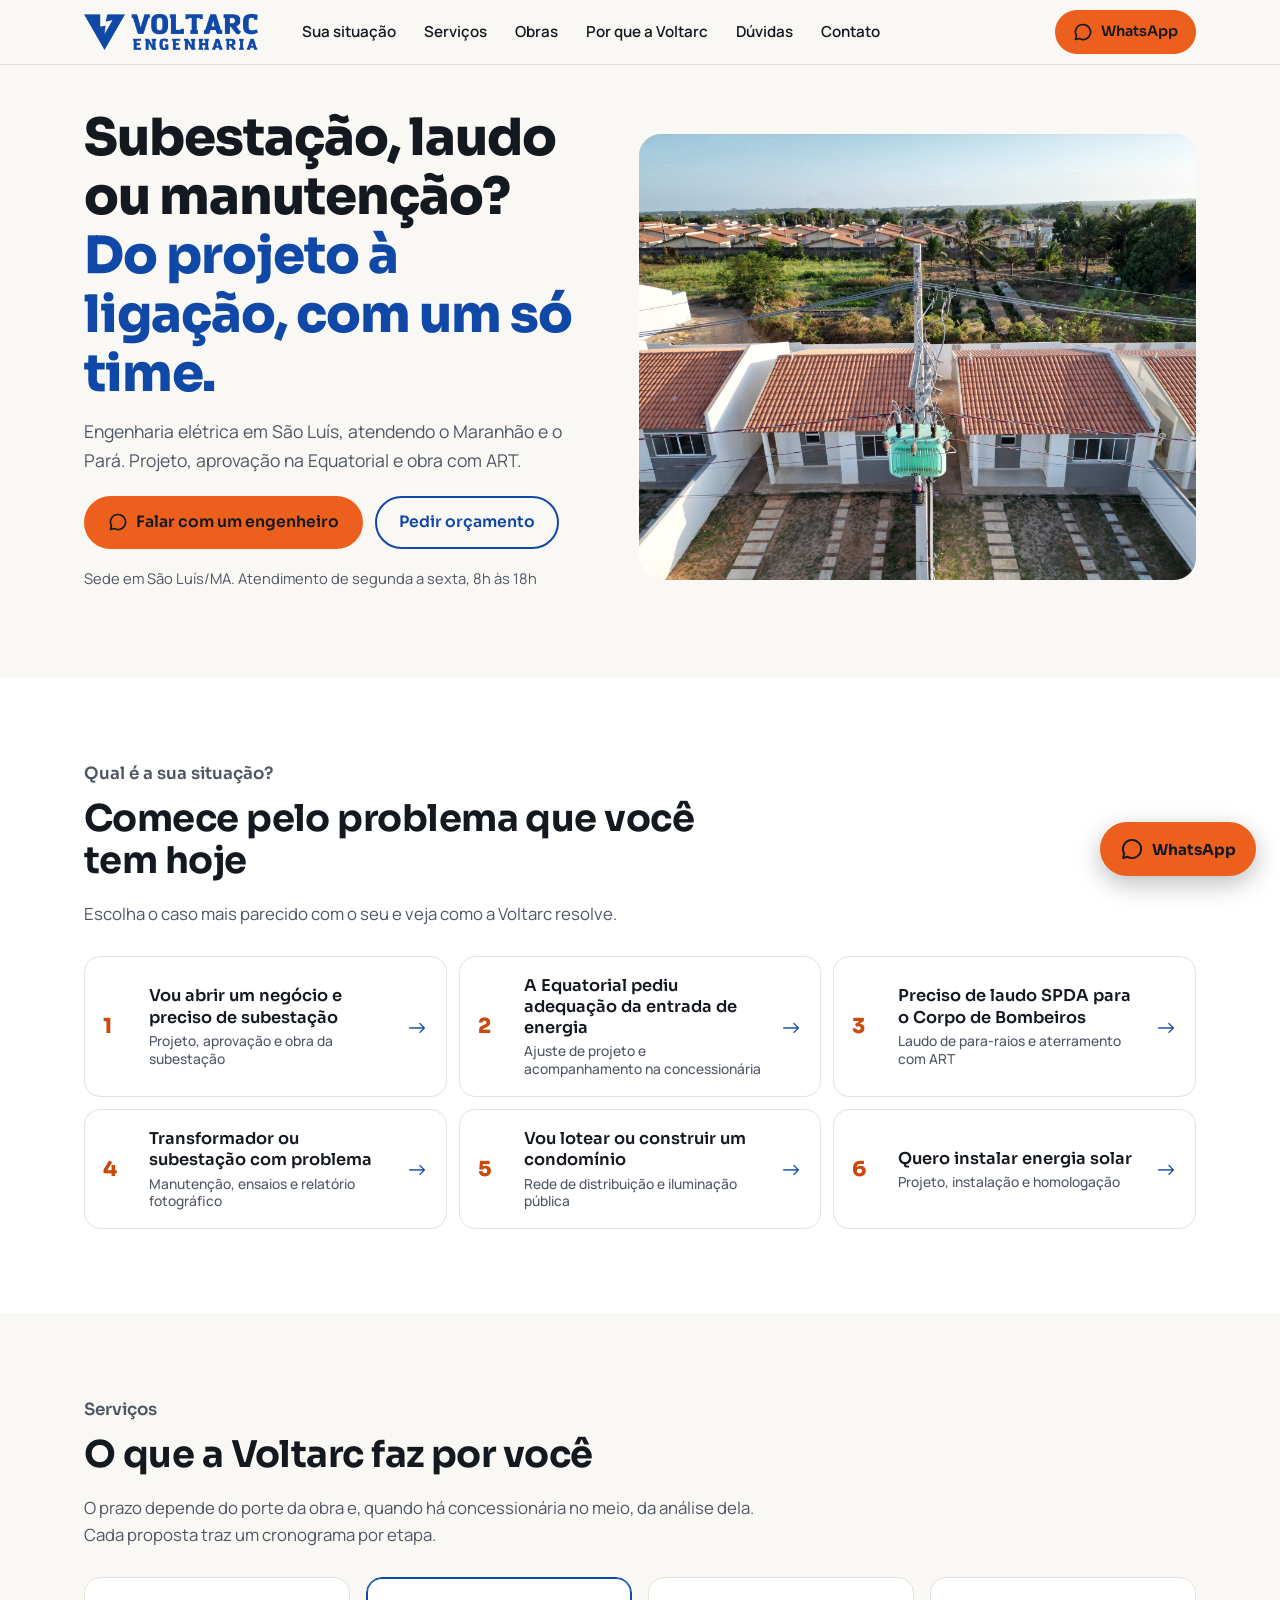
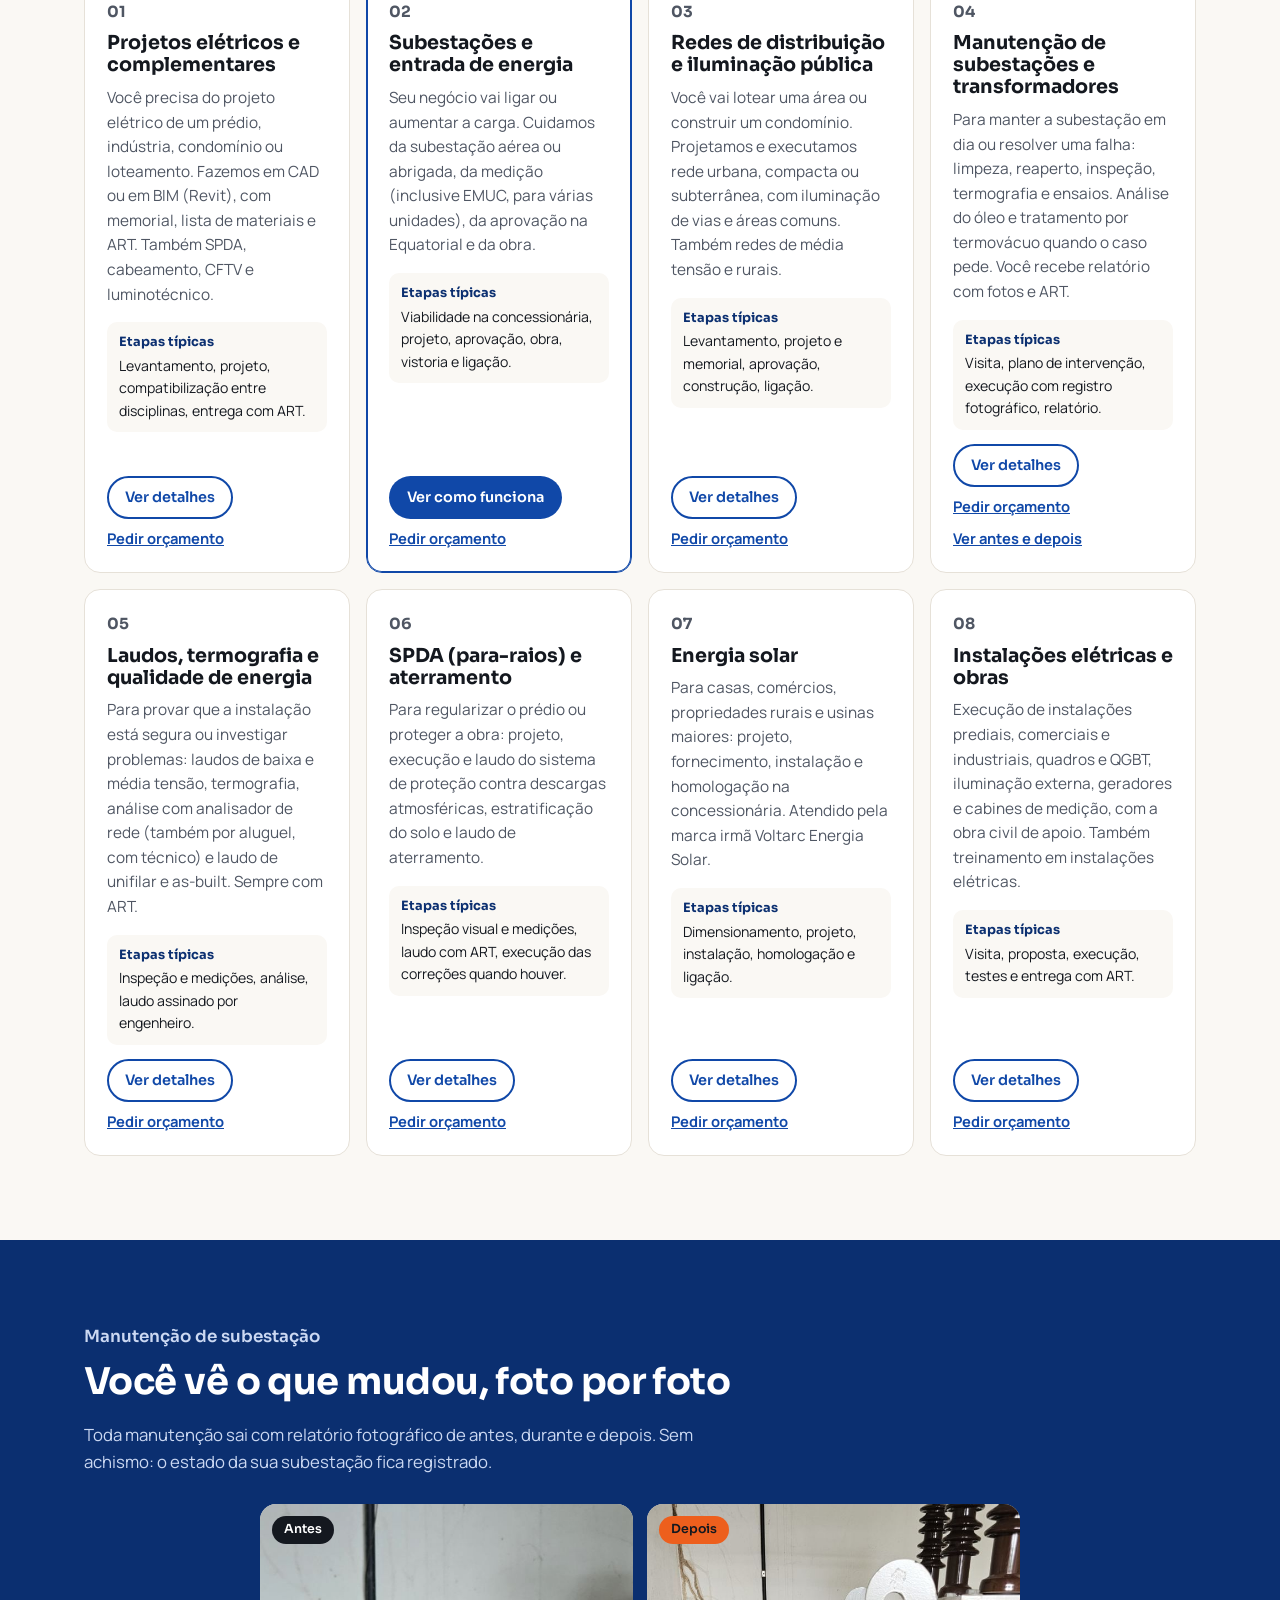
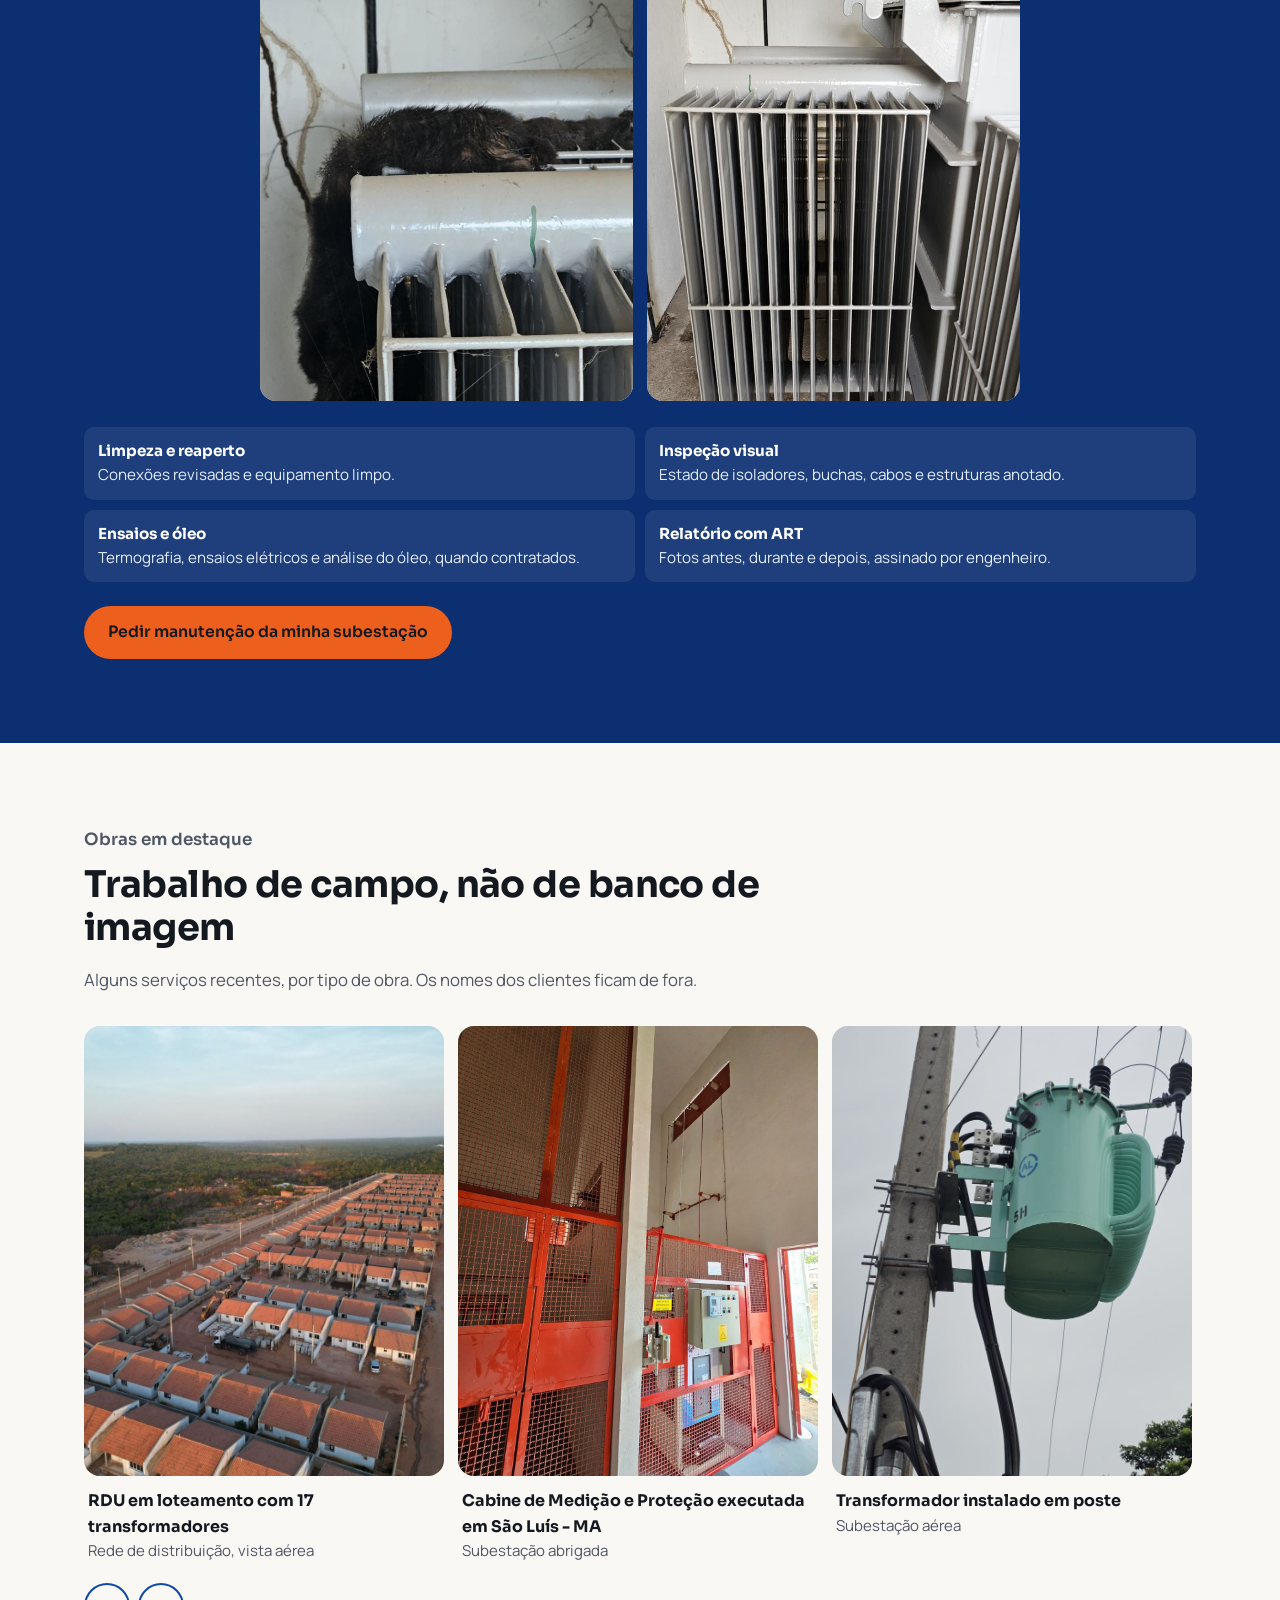
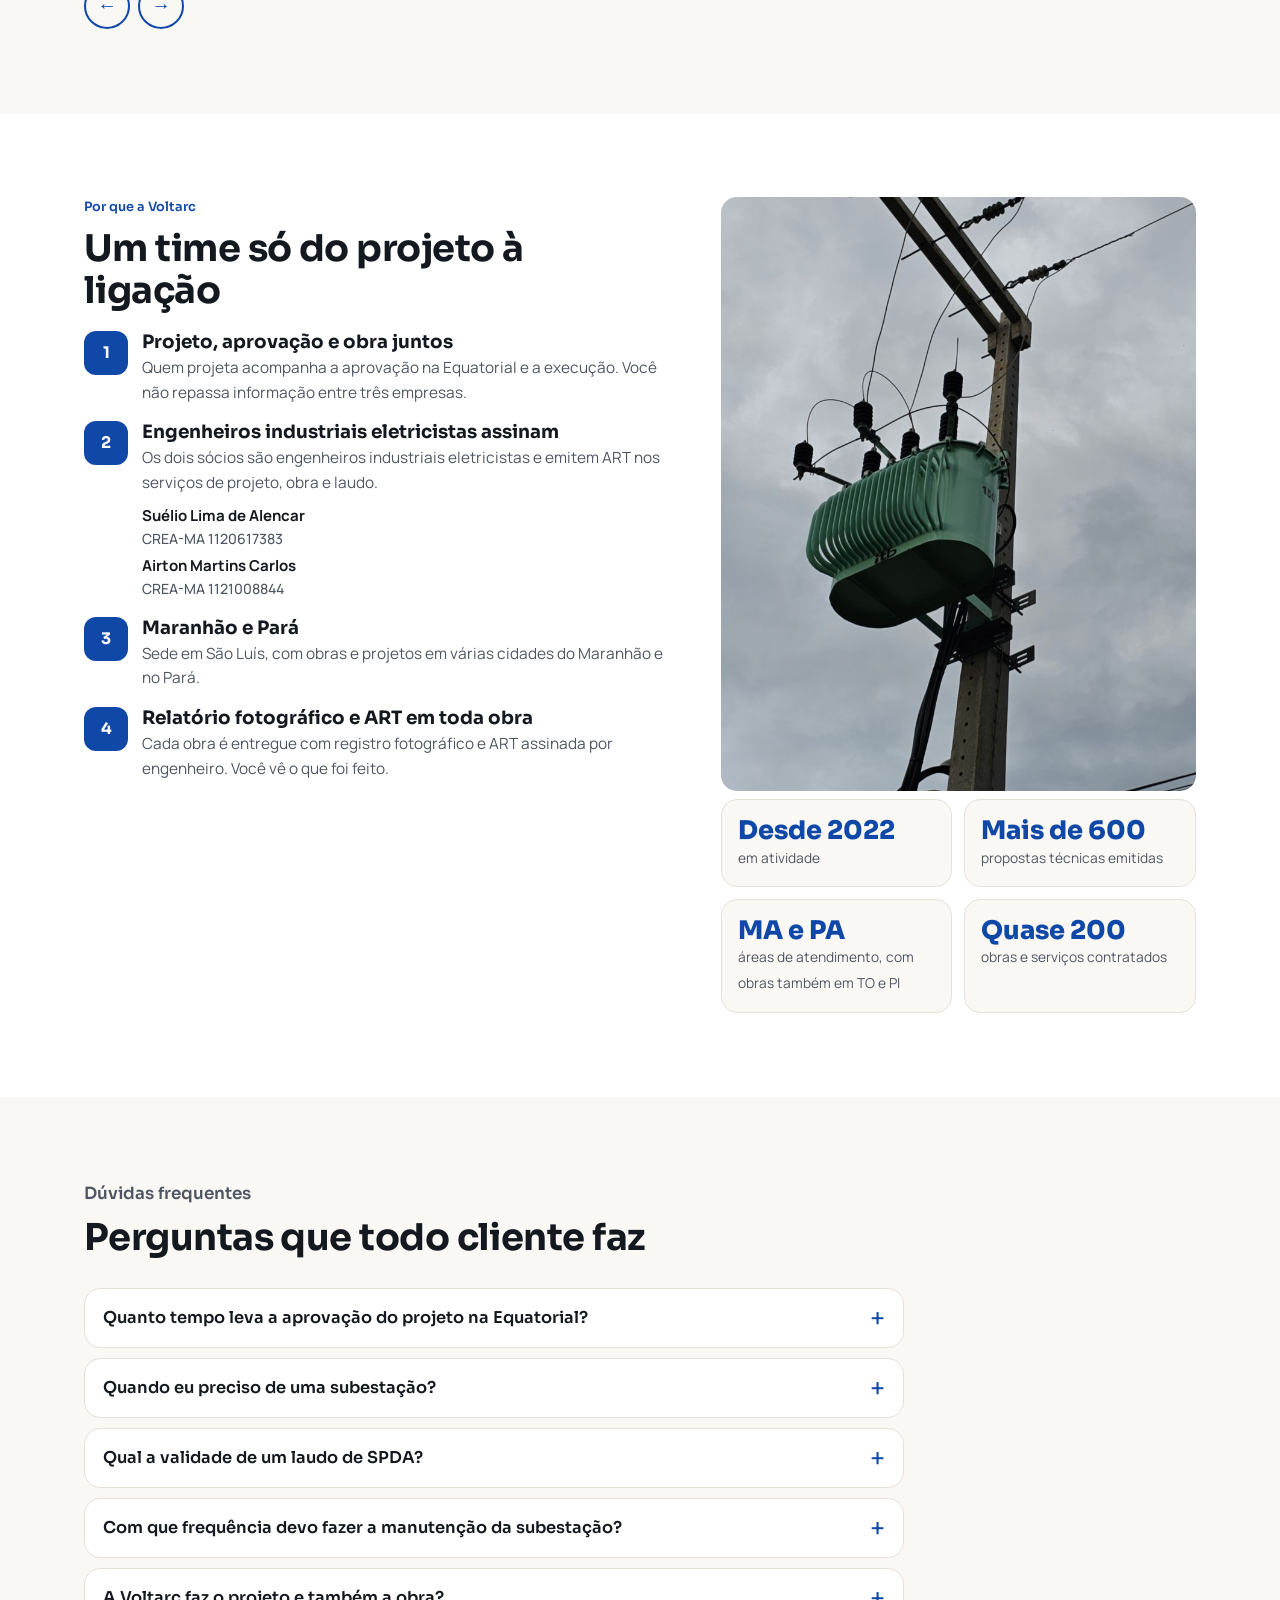
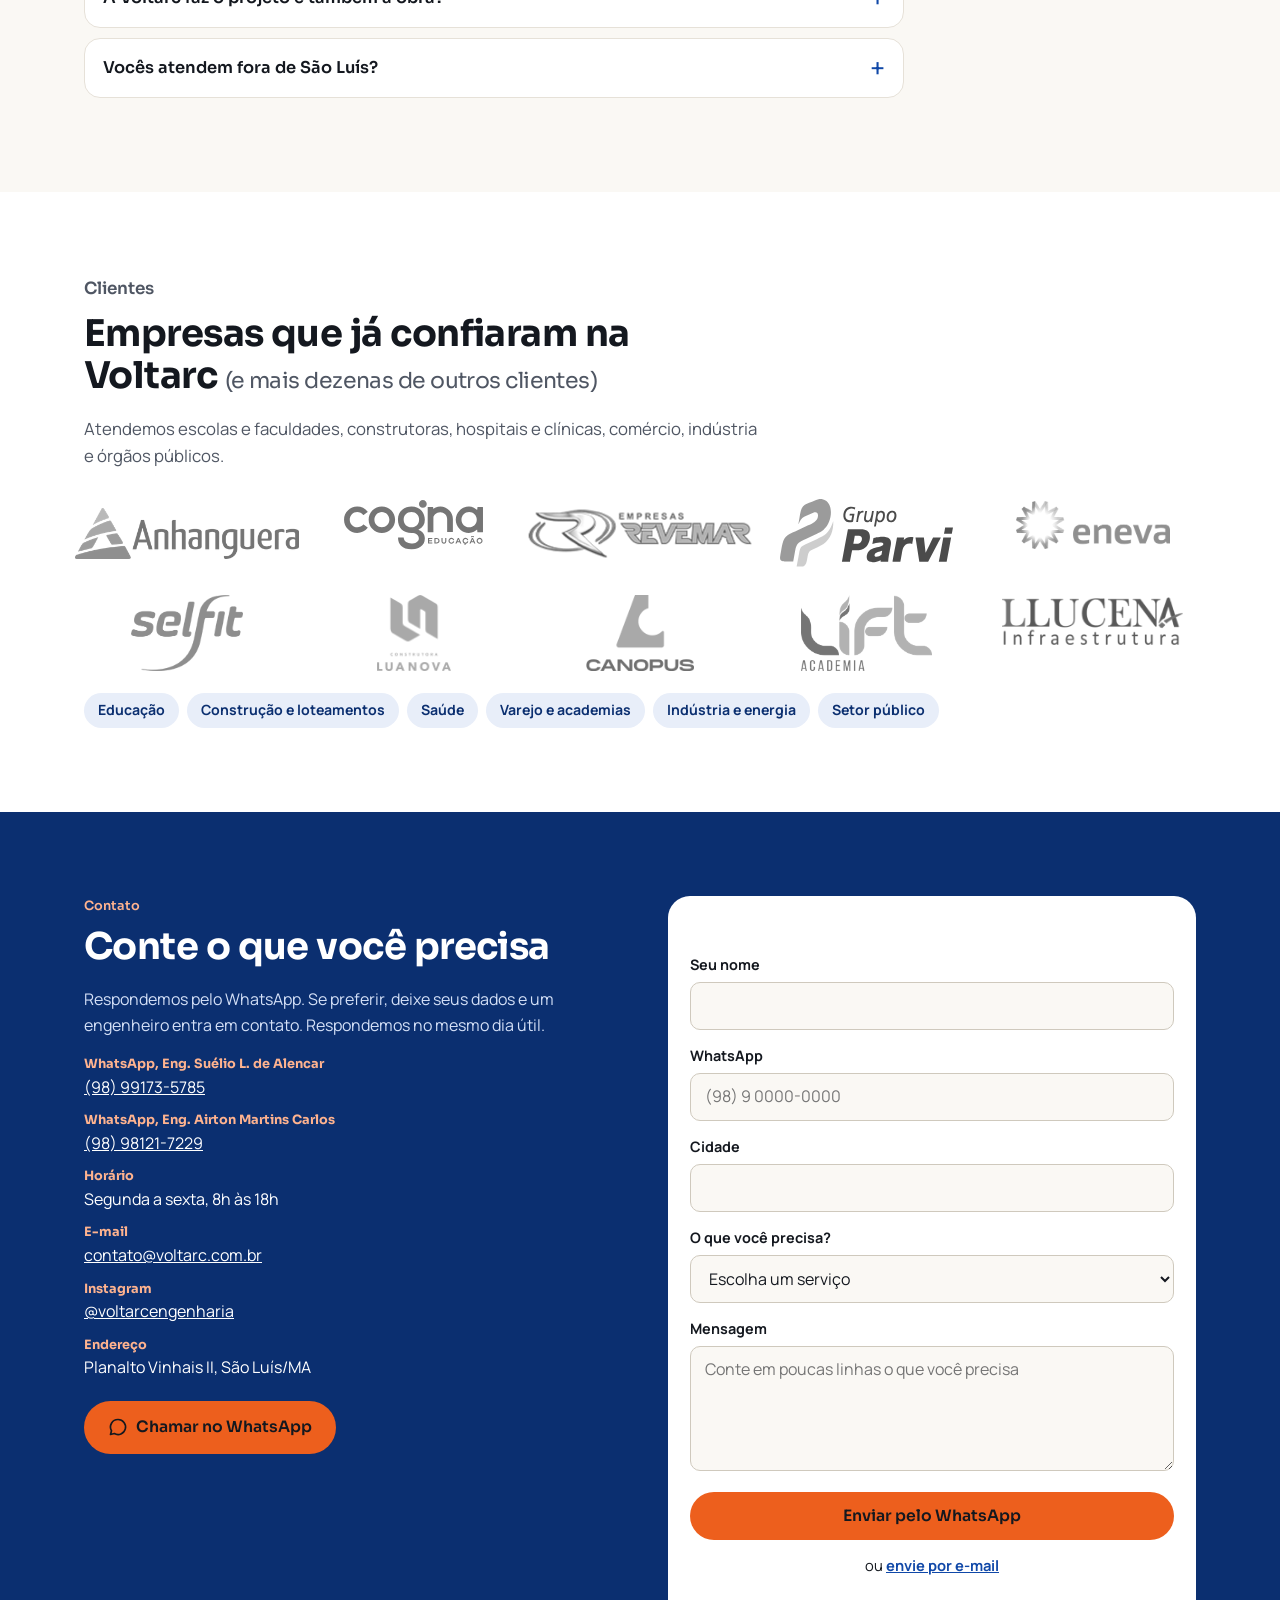
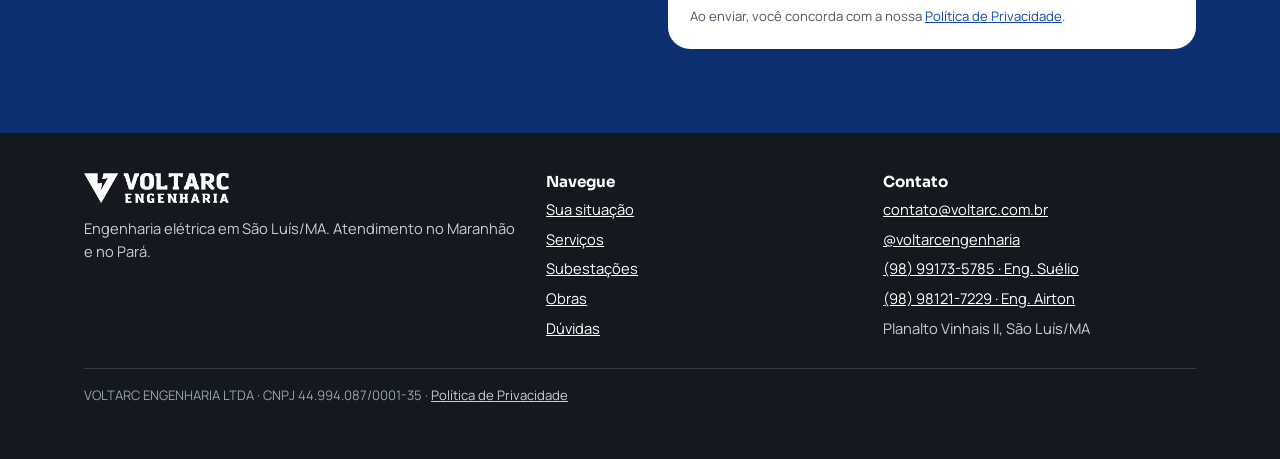
<file: index.html>
<!DOCTYPE html>
<!-- Voltarc Engenharia | Fotos: acervo da empresa. -->
<html lang="pt-BR">
<head>
  <meta charset="utf-8">
  <link rel="icon" href="favicon.ico" sizes="any">
  <link rel="icon" type="image/png" sizes="32x32" href="favicon-32.png">
  <link rel="apple-touch-icon" href="apple-touch-icon.png">
  <meta name="viewport" content="width=device-width, initial-scale=1">
  <title>Voltarc Engenharia | Subestações, laudos e projetos elétricos em São Luís - MA</title>
  <meta name="description" content="Engenharia elétrica em São Luís - MA: subestações, aprovação na Equatorial, manutenção, laudos, SPDA, redes e energia solar. Projeto e obra no mesmo time.">
  <link rel="preconnect" href="https://fonts.googleapis.com">
  <link rel="preconnect" href="https://fonts.gstatic.com" crossorigin>
  <link href="https://fonts.googleapis.com/css2?family=Manrope:wght@400;500;600;700;800&family=Sora:wght@600;700;800&display=swap" rel="stylesheet">
  <link rel="stylesheet" href="style.css">
</head>
<body>
<a class="skip" href="#conteudo">Ir para o conteúdo</a>

<header class="site-header">
  <div class="wrap header-in">
    <a class="brand" href="index.html" aria-label="Voltarc Engenharia, página inicial">
      <img src="assets/Engenharia%20Horizontal_Logo%20Azul.png" alt="Voltarc Engenharia" width="1109" height="229">
    </a>
    <nav class="nav" id="menu" aria-label="Principal">
      <a href="#situacoes">Sua situação</a>
      <a href="#servicos">Serviços</a>
      <a href="#obras">Obras</a>
      <a href="#por-que">Por que a Voltarc</a>
      <a href="#faq">Dúvidas</a>
      <a href="#contato">Contato</a>
    </nav>
    <a class="btn btn--accent btn--sm header-cta" href="https://wa.me/5598991735785?text=Ol%C3%A1%21%20Vim%20pelo%20site%20da%20Voltarc%20e%20quero%20falar%20com%20um%20engenheiro." target="_blank" rel="noopener" data-wa>
      <svg viewBox="0 0 24 24" aria-hidden="true"><path d="M12 3a9 9 0 0 0-7.8 13.5L3 21l4.6-1.2A9 9 0 1 0 12 3z" fill="none" stroke="currentColor" stroke-width="2" stroke-linejoin="round"/></svg>
      WhatsApp
    </a>
    <button class="menu-btn" type="button" aria-expanded="false" aria-controls="menu" aria-label="Abrir menu"><span></span></button>
  </div>
</header>

<main id="conteudo">

  <!-- ===== HERO ===== -->
  <section class="hero">
    <div class="wrap hero-grid">
      <div>
        <h1>Subestação, laudo ou manutenção? <em>Do projeto à ligação, com um só time.</em></h1>
        <p class="lead">Engenharia elétrica em São Luís, atendendo o Maranhão e o Pará. Projeto, aprovação na Equatorial e obra com ART.</p>
        <div class="btn-row">
          <a class="btn btn--accent" href="https://wa.me/5598991735785?text=Ol%C3%A1%21%20Vim%20pelo%20site%20da%20Voltarc%20e%20quero%20falar%20com%20um%20engenheiro." target="_blank" rel="noopener" data-wa>
            <svg viewBox="0 0 24 24" aria-hidden="true"><path d="M12 3a9 9 0 0 0-7.8 13.5L3 21l4.6-1.2A9 9 0 1 0 12 3z" fill="none" stroke="currentColor" stroke-width="2" stroke-linejoin="round"/></svg>
            Falar com um engenheiro
          </a>
          <a class="btn btn--ghost" href="#contato">Pedir orçamento</a>
        </div>
        <p class="hero-meta">Sede em São Luís/MA. Atendimento de segunda a sexta, 8h às 18h</p>
      </div>
      <div>
        <img class="photo r-5x4" src="img/hero-loteamento-drone.jpg" alt="Poste com transformador em loteamento, visto de drone" width="2000" height="1500" fetchpriority="high" style="object-position:50% 60%">
      </div>
    </div>
  </section>

  <!-- ===== SITUAÇÕES ===== -->
  <section class="section section--white" id="situacoes">
    <div class="wrap">
      <div class="section-head">
        <p class="eyebrow">Qual é a sua situação?</p>
        <h2>Comece pelo problema que você tem hoje</h2>
        <p>Escolha o caso mais parecido com o seu e veja como a Voltarc resolve.</p>
      </div>
      <div class="sit-grid">
        <a class="sit" href="servicos-subestacoes.html">
          <span class="sit-n">1</span>
          <span class="sit-t">Vou abrir um negócio e preciso de subestação<small>Projeto, aprovação e obra da subestação</small></span>
          <span class="sit-go" aria-hidden="true">&rarr;</span>
        </a>
        <a class="sit" href="servicos-subestacoes.html#aprovacao">
          <span class="sit-n">2</span>
          <span class="sit-t">A Equatorial pediu adequação da entrada de energia<small>Ajuste de projeto e acompanhamento na concessionária</small></span>
          <span class="sit-go" aria-hidden="true">&rarr;</span>
        </a>
        <a class="sit" href="servicos-spda.html">
          <span class="sit-n">3</span>
          <span class="sit-t">Preciso de laudo SPDA para o Corpo de Bombeiros<small>Laudo de para-raios e aterramento com ART</small></span>
          <span class="sit-go" aria-hidden="true">&rarr;</span>
        </a>
        <a class="sit" href="servicos-manutencao.html">
          <span class="sit-n">4</span>
          <span class="sit-t">Transformador ou subestação com problema<small>Manutenção, ensaios e relatório fotográfico</small></span>
          <span class="sit-go" aria-hidden="true">&rarr;</span>
        </a>
        <a class="sit" href="servicos-redes.html">
          <span class="sit-n">5</span>
          <span class="sit-t">Vou lotear ou construir um condomínio<small>Rede de distribuição e iluminação pública</small></span>
          <span class="sit-go" aria-hidden="true">&rarr;</span>
        </a>
        <a class="sit" href="servicos-solar.html">
          <span class="sit-n">6</span>
          <span class="sit-t">Quero instalar energia solar<small>Projeto, instalação e homologação</small></span>
          <span class="sit-go" aria-hidden="true">&rarr;</span>
        </a>
      </div>
    </div>
  </section>

  <!-- ===== SERVIÇOS ===== -->
  <section class="section" id="servicos">
    <div class="wrap">
      <div class="section-head">
        <p class="eyebrow">Serviços</p>
        <h2>O que a Voltarc faz por você</h2>
        <p>O prazo depende do porte da obra e, quando há concessionária no meio, da análise dela. Cada proposta traz um cronograma por etapa.</p>
      </div>
      <div class="srv-grid">

        <article class="srv" id="srv-projetos">
          <p class="srv-no">01</p>
          <h3>Projetos elétricos e complementares</h3>
          <p>Você precisa do projeto elétrico de um prédio, indústria, condomínio ou loteamento. Fazemos em CAD ou em BIM (Revit), com memorial, lista de materiais e ART. Também SPDA, cabeamento, CFTV e luminotécnico.</p>
          <div class="steps"><b>Etapas típicas</b>Levantamento, projeto, compatibilização entre disciplinas, entrega com ART.</div>
          <div class="links"><a class="btn btn--ghost btn--sm" href="servicos-projetos.html">Ver detalhes</a><a class="more" href="https://wa.me/5598991735785?text=Ol%C3%A1%21%20Quero%20or%C3%A7amento%20de%20projeto%20el%C3%A9trico." target="_blank" rel="noopener" data-wa>Pedir orçamento</a></div>
        </article>

        <article class="srv srv--feat" id="srv-subestacoes">
          <p class="srv-no">02</p>
          <h3>Subestações e entrada de energia</h3>
          <p>Seu negócio vai ligar ou aumentar a carga. Cuidamos da subestação aérea ou abrigada, da medição (inclusive EMUC, para várias unidades), da aprovação na Equatorial e da obra.</p>
          <div class="steps"><b>Etapas típicas</b>Viabilidade na concessionária, projeto, aprovação, obra, vistoria e ligação.</div>
          <div class="links">
            <a class="btn btn--blue btn--sm" href="servicos-subestacoes.html">Ver como funciona</a>
            <a class="more" href="https://wa.me/5598991735785?text=Ol%C3%A1%21%20Quero%20or%C3%A7amento%20de%20subesta%C3%A7%C3%A3o." target="_blank" rel="noopener" data-wa>Pedir orçamento</a>
          </div>
        </article>

        <article class="srv" id="srv-redes">
          <p class="srv-no">03</p>
          <h3>Redes de distribuição e iluminação pública</h3>
          <p>Você vai lotear uma área ou construir um condomínio. Projetamos e executamos rede urbana, compacta ou subterrânea, com iluminação de vias e áreas comuns. Também redes de média tensão e rurais.</p>
          <div class="steps"><b>Etapas típicas</b>Levantamento, projeto e memorial, aprovação, construção, ligação.</div>
          <div class="links"><a class="btn btn--ghost btn--sm" href="servicos-redes.html">Ver detalhes</a><a class="more" href="https://wa.me/5598991735785?text=Ol%C3%A1%21%20Quero%20or%C3%A7amento%20de%20rede%20de%20distribui%C3%A7%C3%A3o." target="_blank" rel="noopener" data-wa>Pedir orçamento</a></div>
        </article>

        <article class="srv" id="srv-manutencao">
          <p class="srv-no">04</p>
          <h3>Manutenção de subestações e transformadores</h3>
          <p>Para manter a subestação em dia ou resolver uma falha: limpeza, reaperto, inspeção, termografia e ensaios. Análise do óleo e tratamento por termovácuo quando o caso pede. Você recebe relatório com fotos e ART.</p>
          <div class="steps"><b>Etapas típicas</b>Visita, plano de intervenção, execução com registro fotográfico, relatório.</div>
          <div class="links"><a class="btn btn--ghost btn--sm" href="servicos-manutencao.html">Ver detalhes</a><a class="more" href="https://wa.me/5598991735785?text=Ol%C3%A1%21%20Quero%20or%C3%A7amento%20de%20manuten%C3%A7%C3%A3o%20de%20subesta%C3%A7%C3%A3o." target="_blank" rel="noopener" data-wa>Pedir orçamento</a><a class="more" href="#antes-depois">Ver antes e depois</a></div>
        </article>

        <article class="srv" id="srv-laudos">
          <p class="srv-no">05</p>
          <h3>Laudos, termografia e qualidade de energia</h3>
          <p>Para provar que a instalação está segura ou investigar problemas: laudos de baixa e média tensão, termografia, análise com analisador de rede (também por aluguel, com técnico) e laudo de unifilar e as-built. Sempre com ART.</p>
          <div class="steps"><b>Etapas típicas</b>Inspeção e medições, análise, laudo assinado por engenheiro.</div>
          <div class="links"><a class="btn btn--ghost btn--sm" href="servicos-laudos.html">Ver detalhes</a><a class="more" href="https://wa.me/5598991735785?text=Ol%C3%A1%21%20Quero%20or%C3%A7amento%20de%20laudo%20el%C3%A9trico." target="_blank" rel="noopener" data-wa>Pedir orçamento</a></div>
        </article>

        <article class="srv" id="srv-spda">
          <p class="srv-no">06</p>
          <h3>SPDA (para-raios) e aterramento</h3>
          <p>Para regularizar o prédio ou proteger a obra: projeto, execução e laudo do sistema de proteção contra descargas atmosféricas, estratificação do solo e laudo de aterramento.</p>
          <div class="steps"><b>Etapas típicas</b>Inspeção visual e medições, laudo com ART, execução das correções quando houver.</div>
          <div class="links"><a class="btn btn--ghost btn--sm" href="servicos-spda.html">Ver detalhes</a><a class="more" href="https://wa.me/5598991735785?text=Ol%C3%A1%21%20Preciso%20de%20laudo%20ou%20projeto%20de%20SPDA." target="_blank" rel="noopener" data-wa>Pedir orçamento</a></div>
        </article>

        <article class="srv" id="srv-solar">
          <p class="srv-no">07</p>
          <h3>Energia solar</h3>
          <p>Para casas, comércios, propriedades rurais e usinas maiores: projeto, fornecimento, instalação e homologação na concessionária. Atendido pela marca irmã Voltarc Energia Solar.</p>
          <div class="steps"><b>Etapas típicas</b>Dimensionamento, projeto, instalação, homologação e ligação.</div>
          <div class="links"><a class="btn btn--ghost btn--sm" href="servicos-solar.html">Ver detalhes</a><a class="more" href="https://wa.me/5598991735785?text=Ol%C3%A1%21%20Quero%20or%C3%A7amento%20de%20energia%20solar." target="_blank" rel="noopener" data-wa>Pedir orçamento</a></div>
        </article>

        <article class="srv" id="srv-instalacoes">
          <p class="srv-no">08</p>
          <h3>Instalações elétricas e obras</h3>
          <p>Execução de instalações prediais, comerciais e industriais, quadros e QGBT, iluminação externa, geradores e cabines de medição, com a obra civil de apoio. Também treinamento em instalações elétricas.</p>
          <div class="steps"><b>Etapas típicas</b>Visita, proposta, execução, testes e entrega com ART.</div>
          <div class="links"><a class="btn btn--ghost btn--sm" href="servicos-instalacoes.html">Ver detalhes</a><a class="more" href="https://wa.me/5598991735785?text=Ol%C3%A1%21%20Quero%20or%C3%A7amento%20de%20instala%C3%A7%C3%A3o%20el%C3%A9trica." target="_blank" rel="noopener" data-wa>Pedir orçamento</a></div>
        </article>

      </div>
    </div>
  </section>

  <!-- ===== ANTES E DEPOIS ===== -->
  <section class="section section--blue" id="antes-depois">
    <div class="wrap">
      <div class="section-head">
        <p class="eyebrow">Manutenção de subestação</p>
        <h2>Você vê o que mudou, foto por foto</h2>
        <p>Toda manutenção sai com relatório fotográfico de antes, durante e depois. Sem achismo: o estado da sua subestação fica registrado.</p>
      </div>
      <div class="ba-grid ba-grid--pair">
        <figure class="ba-item">
          <span class="tag">Antes</span>
          <img class="photo r-3x4" src="img/antes-radiador.jpg" alt="Radiador do transformador antes da limpeza, com sujeira acumulada e ninho entre as aletas" width="676" height="1200" loading="lazy" decoding="async" style="object-position:50% 22%">
        </figure>
        <figure class="ba-item">
          <span class="tag tag--after">Depois</span>
          <img class="photo r-3x4" src="img/depois-radiador.jpg" alt="Radiador do transformador limpo após a manutenção" width="676" height="1200" loading="lazy" decoding="async" style="object-position:50% 25%">
        </figure>
      </div>
      <ul class="ba-points">
        <li><b>Limpeza e reaperto</b>Conexões revisadas e equipamento limpo.</li>
        <li><b>Inspeção visual</b>Estado de isoladores, buchas, cabos e estruturas anotado.</li>
        <li><b>Ensaios e óleo</b>Termografia, ensaios elétricos e análise do óleo, quando contratados.</li>
        <li><b>Relatório com ART</b>Fotos antes, durante e depois, assinado por engenheiro.</li>
      </ul>
      <a class="btn btn--accent" href="https://wa.me/5598991735785?text=Ol%C3%A1%21%20Quero%20or%C3%A7amento%20de%20manuten%C3%A7%C3%A3o%20de%20subesta%C3%A7%C3%A3o." target="_blank" rel="noopener" data-wa>Pedir manutenção da minha subestação</a>
    </div>
  </section>

  <!-- ===== OBRAS ===== -->
  <section class="section" id="obras">
    <div class="wrap">
      <div class="section-head">
        <p class="eyebrow">Obras em destaque</p>
        <h2>Trabalho de campo, não de banco de imagem</h2>
        <p>Alguns serviços recentes, por tipo de obra. Os nomes dos clientes ficam de fora.</p>
      </div>
      <div class="rail-wrap">
        <div class="rail" id="rail" tabindex="0" aria-label="Galeria de obras">
          <figure class="work">
            <img class="photo r-4x5" src="img/rdu-loteamento-17-trafos.jpg" alt="Vista aérea de loteamento com rede de distribuição urbana e 17 transformadores" width="1400" height="1050" loading="lazy" decoding="async" style="object-position:60% 60%">
            <figcaption><b>RDU em loteamento com 17 transformadores</b><span>Rede de distribuição, vista aérea</span></figcaption>
          </figure>
          <figure class="work">
            <img class="photo r-4x5" src="img/cabine-portao-aberto.jpg" alt="Cabine de medição e proteção executada em São Luís - MA, com portão de proteção aberto" width="1050" height="1400" loading="lazy" decoding="async" style="object-position:50% 50%">
            <figcaption><b>Cabine de Medição e Proteção executada em São Luís - MA</b><span>Subestação abrigada</span></figcaption>
          </figure>
          <figure class="work">
            <img class="photo r-4x5" src="img/trafo-poste-close.jpg" alt="Transformador instalado em poste, em close" width="788" height="1400" loading="lazy" decoding="async" style="object-position:50% 20%">
            <figcaption><b>Transformador instalado em poste</b><span>Subestação aérea</span></figcaption>
          </figure>
          <figure class="work">
            <img class="photo r-4x5" src="img/ensaio-cabine-tecnico.jpg" alt="Técnico com capacete e EPI realizando ensaio em um transformador dentro da cabine" width="1050" height="1400" loading="lazy" decoding="async" style="object-position:50% 60%">
            <figcaption><b>Técnico com EPI realizando ensaio em transformador</b><span>Manutenção com ensaios, dentro da cabine</span></figcaption>
          </figure>
          <figure class="work">
            <img class="photo r-4x5" src="img/ensaio-rele-protecao.jpg" alt="Mala de ensaios ligada ao painel de proteção da cabine durante ensaio em relé de proteção" width="788" height="1400" loading="lazy" decoding="async" style="object-position:50% 55%">
            <figcaption><b>Ensaios em relé de proteção</b><span>Comissionamento da proteção em cabine</span></figcaption>
          </figure>
          <figure class="work">
            <img class="photo r-4x5" src="img/cabine-em-obra.jpg" alt="Cabine de alvenaria em construção, com escada e estrutura aparentes" width="1050" height="1400" loading="lazy" decoding="async" style="object-position:50% 40%">
            <figcaption><b>Cabine de alvenaria em construção</b><span>Subestação abrigada, em obra</span></figcaption>
          </figure>
          <figure class="work">
            <img class="photo r-4x5" src="img/medicao-condominio.jpg" alt="Conjunto de caixas de medição de um condomínio, organizadas em painel" width="1400" height="1400" loading="lazy" decoding="async" style="object-position:50% 50%">
            <figcaption><b>Conjunto de caixas de medição de condomínio</b><span>Medição para várias unidades</span></figcaption>
          </figure>
        </div>
        <div class="rail-nav">
          <button type="button" id="prev" aria-label="Obra anterior">&larr;</button>
          <button type="button" id="next" aria-label="Próxima obra">&rarr;</button>
        </div>
      </div>
    </div>
  </section>

  <!-- ===== POR QUE A VOLTARC ===== -->
  <section class="section section--white" id="por-que">
    <div class="wrap why-grid">
      <div>
        <p class="eyebrow">Por que a Voltarc</p>
        <h2>Um time só do projeto à ligação</h2>
        <div class="why-list">
          <div class="why-item">
            <div class="ico">1</div>
            <div><h3>Projeto, aprovação e obra juntos</h3><p>Quem projeta acompanha a aprovação na Equatorial e a execução. Você não repassa informação entre três empresas.</p></div>
          </div>
          <div class="why-item">
            <div class="ico">2</div>
            <div><h3>Engenheiros industriais eletricistas assinam</h3><p>Os dois sócios são engenheiros industriais eletricistas e emitem ART nos serviços de projeto, obra e laudo.</p><ul class="resp"><li>Suélio Lima de Alencar<span>CREA-MA 1120617383</span></li><li>Airton Martins Carlos<span>CREA-MA 1121008844</span></li></ul></div>
          </div>
          <div class="why-item">
            <div class="ico">3</div>
            <div><h3>Maranhão e Pará</h3><p>Sede em São Luís, com obras e projetos em várias cidades do Maranhão e no Pará.</p></div>
          </div>
          <div class="why-item">
            <div class="ico">4</div>
            <div><h3>Relatório fotográfico e ART em toda obra</h3><p>Cada obra é entregue com registro fotográfico e ART assinada por engenheiro. Você vê o que foi feito.</p></div>
          </div>
        </div>
      </div>
      <div>
        <img class="photo r-4x5" src="img/subestacao-aerea-poste.jpg" alt="Subestação aérea: transformador instalado em poste" width="788" height="1400" loading="lazy" decoding="async" style="object-position:50% 40%">
        <div class="stats">
          <div class="stat"><b>Desde 2022</b><span>em atividade</span></div>
          <div class="stat"><b>Mais de 600</b><span>propostas técnicas emitidas</span></div>
          <div class="stat"><b>MA e PA</b><span>áreas de atendimento, com obras também em TO e PI</span></div>
          <div class="stat"><b>Quase 200</b><span>obras e serviços contratados</span></div>
        </div>
      </div>
    </div>
  </section>

  <!-- ===== FAQ ===== -->
  <section class="section" id="faq">
    <div class="wrap">
      <div class="section-head">
        <p class="eyebrow">Dúvidas frequentes</p>
        <h2>Perguntas que todo cliente faz</h2>
      </div>
      <div class="faq">
        <details>
          <summary>Quanto tempo leva a aprovação do projeto na Equatorial?</summary>
          <div class="ans"><p>Depois que o projeto completo é protocolado, a Equatorial tem até 30 dias para analisá-lo e responder: aprovar ou apontar o que precisa ser corrigido (NT.002 da Equatorial). O projeto aprovado vale por 12 meses. Com a Voltarc, o processo todo (projeto, aprovação, vistoria e ligação) leva até 60 dias. Quando o projeto chega com erros ou documentos faltando, ele volta para correção e o processo pode se arrastar por meses. Por isso entregamos o projeto completo e conferido já na primeira vez.</p></div>
        </details>
        <details>
          <summary>Quando eu preciso de uma subestação?</summary>
          <div class="ans"><p>Acima de 75 kW de carga instalada, o atendimento da Equatorial é em média tensão, o que normalmente exige subestação própria (NT.002 da Equatorial). Até 75 kW, o atendimento é em baixa tensão (NT.001). Acima de 2.500 kW de demanda, é alta tensão. Mande sua lista de equipamentos e o endereço que dizemos o caminho.</p></div>
        </details>
        <details>
          <summary>Qual a validade de um laudo de SPDA?</summary>
          <div class="ans"><p>O laudo de SPDA não tem uma &ldquo;validade&rdquo; fixa. O que a norma pede é a inspeção periódica (ABNT NBR 5419-3): a cada 1 ano em regiões litorâneas com corrosão severa, como São Luís, e a cada 3 anos nas demais estruturas. Vale também a exigência do Corpo de Bombeiros para a sua edificação. O laudo sai com ART e traz a data da próxima inspeção.</p></div>
        </details>
        <details>
          <summary>Com que frequência devo fazer a manutenção da subestação?</summary>
          <div class="ans"><p>A NBR 14039 e a NR-10 exigem manutenção periódica, sem um prazo único para todos. A Voltarc recomenda manutenção preventiva anual, ou semestral quando há maresia, poeira ou carga crítica. Uma visita técnica define o intervalo certo para a sua instalação.</p></div>
        </details>
        <details>
          <summary>A Voltarc faz o projeto e também a obra?</summary>
          <div class="ans"><p>Sim. Fazemos projeto, aprovação na concessionária e execução, com ART e nota fiscal. Se você já tem o projeto, conte o seu caso e avaliamos como podemos ajudar.</p></div>
        </details>
        <details>
          <summary>Vocês atendem fora de São Luís?</summary>
          <div class="ans"><p>Sim. Atendemos o Maranhão e o Pará, e já fizemos obras também no Tocantins e no Piauí. Fora dessas áreas, consulte a viabilidade pelo WhatsApp.</p></div>
        </details>
      </div>
    </div>
  </section>

  <!-- ===== CLIENTES ===== -->
  <section class="section section--white" id="clientes">
    <div class="wrap">
      <div class="section-head">
        <p class="eyebrow">Clientes</p>
        <h2>Empresas que já confiaram na Voltarc <span style="font-weight:400;color:var(--muted,#6b7280);font-size:.6em;white-space:nowrap">(e mais dezenas de outros clientes)</span></h2>
        <p>Atendemos escolas e faculdades, construtoras, hospitais e clínicas, comércio, indústria e órgãos públicos.</p>
      </div>
      <div class="logos">
        <div class="logo logo--lg"><img src="img/clientes/anhanguera.png" alt="Logo Anhanguera" loading="lazy"></div>
        <div class="logo logo--svg"><img src="img/clientes/cogna.svg" alt="Logo Grupo Cogna" loading="lazy"></div>
        <div class="logo logo--lg"><img src="img/clientes/revemar.png" alt="Logo Grupo Revemar" loading="lazy"></div>
        <div class="logo logo--lg"><img src="img/clientes/parvi.svg" alt="Logo Grupo Parvi" loading="lazy"></div>
        <div class="logo"><img src="img/clientes/eneva.png" alt="Logo Eneva" loading="lazy"></div>
        <div class="logo logo--tall"><img src="img/clientes/selfit.png" alt="Logo Selfit" loading="lazy"></div>
        <div class="logo logo--tall"><img src="img/clientes/lua-nova.png" alt="Logo Construtora Lua Nova" loading="lazy"></div>
        <div class="logo logo--tall"><img src="img/clientes/canopus.png" alt="Logo Canopus Construções" loading="lazy"></div>
        <div class="logo logo--tall"><img src="img/clientes/lift-academia.png" alt="Logo Lift Academia" loading="lazy"></div>
        <div class="logo"><img src="img/clientes/llucena.png" alt="Logo Llucena" loading="lazy"></div>
      </div>
      <ul class="segs" aria-label="Segmentos atendidos">
        <li>Educação</li><li>Construção e loteamentos</li><li>Saúde</li><li>Varejo e academias</li><li>Indústria e energia</li><li>Setor público</li>
      </ul>
    </div>
  </section>

  <!-- ===== CONTATO ===== -->
  <section class="section section--blue" id="contato">
    <div class="wrap contact-grid">
      <div class="contact-info">
        <p class="eyebrow">Contato</p>
        <h2>Conte o que você precisa</h2>
        <p>Respondemos pelo WhatsApp. Se preferir, deixe seus dados e um engenheiro entra em contato. Respondemos no mesmo dia útil.</p>
        <ul class="contact-list">
          <li><b>WhatsApp, Eng. Suélio L. de Alencar</b><a href="https://wa.me/5598991735785" target="_blank" rel="noopener">(98) 99173-5785</a></li>
          <li><b>WhatsApp, Eng. Airton Martins Carlos</b><a href="https://wa.me/5598981217229" target="_blank" rel="noopener">(98) 98121-7229</a></li>
          <li><b>Horário</b>Segunda a sexta, 8h às 18h</li>
          <li><b>E-mail</b><a href="mailto:contato@voltarc.com.br">contato@voltarc.com.br</a></li>
          <li><b>Instagram</b><a href="https://www.instagram.com/voltarcengenharia/" target="_blank" rel="noopener">@voltarcengenharia</a></li>
          <li><b>Endereço</b>Planalto Vinhais II, São Luís/MA</li>
        </ul>
        <a class="btn btn--accent" href="https://wa.me/5598991735785?text=Ol%C3%A1%21%20Vim%20pelo%20site%20da%20Voltarc%20e%20quero%20falar%20com%20um%20engenheiro." target="_blank" rel="noopener" data-wa>
          <svg viewBox="0 0 24 24" aria-hidden="true"><path d="M12 3a9 9 0 0 0-7.8 13.5L3 21l4.6-1.2A9 9 0 1 0 12 3z" fill="none" stroke="currentColor" stroke-width="2" stroke-linejoin="round"/></svg>
          Chamar no WhatsApp
        </a>
      </div>

      <form class="form" id="form-orcamento" action="#" method="post" novalidate>
        <h3>Pedir orçamento</h3>
        <div class="field"><label for="f-nome">Seu nome</label><input id="f-nome" name="nome" type="text" autocomplete="name" required></div>
        <div class="field"><label for="f-zap">WhatsApp</label><input id="f-zap" name="whatsapp" type="tel" inputmode="tel" autocomplete="tel" placeholder="(98) 9 0000-0000" required></div>
        <div class="field"><label for="f-cidade">Cidade</label><input id="f-cidade" name="cidade" type="text" autocomplete="address-level2" required></div>
        <div class="field">
          <label for="f-servico">O que você precisa?</label>
          <select id="f-servico" name="servico" required>
            <option value="">Escolha um serviço</option>
            <option>Subestação ou entrada de energia</option>
            <option>Manutenção de subestação ou transformador</option>
            <option>Laudo, termografia ou qualidade de energia</option>
            <option>SPDA e aterramento</option>
            <option>Projeto elétrico</option>
            <option>Rede de distribuição ou loteamento</option>
            <option>Energia solar</option>
            <option>Instalação elétrica ou obra</option>
            <option>Ainda não sei</option>
          </select>
        </div>
        <div class="field"><label for="f-msg">Mensagem</label><textarea id="f-msg" name="mensagem" rows="4" placeholder="Conte em poucas linhas o que você precisa"></textarea></div>
        <button class="btn btn--accent" type="submit">Enviar pelo WhatsApp</button>
        <p class="form-alt">ou <a href="mailto:contato@voltarc.com.br" id="form-mail">envie por e-mail</a></p>
        <p class="form-note" id="form-msg" role="status" aria-live="polite"></p>
        <p class="form-note">Ao enviar, você concorda com a nossa <a href="privacidade.html">Política de Privacidade</a>.</p>
      </form>
    </div>
  </section>

</main>

<footer class="site-footer">
  <div class="wrap">
    <div class="foot-grid">
      <div>
        <img src="assets/Engenharia%20Horizontal_Logo%20Branca.png" alt="Voltarc Engenharia" width="1109" height="229">
        <p>Engenharia elétrica em São Luís/MA. Atendimento no Maranhão e no Pará.</p>
      </div>
      <div>
        <h4>Navegue</h4>
        <ul>
          <li><a href="#situacoes">Sua situação</a></li>
          <li><a href="#servicos">Serviços</a></li>
          <li><a href="servicos-subestacoes.html">Subestações</a></li>
          <li><a href="#obras">Obras</a></li>
          <li><a href="#faq">Dúvidas</a></li>
        </ul>
      </div>
      <div>
        <h4>Contato</h4>
        <ul>
          <li><a href="mailto:contato@voltarc.com.br">contato@voltarc.com.br</a></li>
          <li><a href="https://www.instagram.com/voltarcengenharia/" target="_blank" rel="noopener">@voltarcengenharia</a></li>
          <li><a href="https://wa.me/5598991735785" target="_blank" rel="noopener">(98) 99173-5785 · Eng. Suélio</a></li>
          <li><a href="https://wa.me/5598981217229" target="_blank" rel="noopener">(98) 98121-7229 · Eng. Airton</a></li>
          <li>Planalto Vinhais II, São Luís/MA</li>
        </ul>
      </div>
    </div>
    <p class="legal">VOLTARC ENGENHARIA LTDA · CNPJ 44.994.087/0001-35 · <a href="privacidade.html">Política de Privacidade</a></p>
  </div>
</footer>

<button class="wa-float" type="button" data-wa aria-haspopup="dialog" aria-expanded="false" aria-controls="wa-menu">
  <svg viewBox="0 0 24 24" aria-hidden="true"><path d="M12 3a9 9 0 0 0-7.8 13.5L3 21l4.6-1.2A9 9 0 1 0 12 3z" fill="none" stroke="currentColor" stroke-width="2" stroke-linejoin="round"/></svg>
  WhatsApp
</button>

<div class="wa-menu" id="wa-menu" role="dialog" aria-modal="false" aria-labelledby="wa-menu-t" hidden>
  <div class="wa-menu-head"><p class="wa-menu-t" id="wa-menu-t">Com quem você quer falar?</p><button class="wa-close" type="button" aria-label="Fechar">&times;</button></div>
  <a class="wa-opt" href="https://wa.me/5598991735785" data-n="5598991735785" target="_blank" rel="noopener"><b>Eng. Suélio L. de Alencar</b><span>(98) 99173-5785</span></a>
  <a class="wa-opt" href="https://wa.me/5598981217229" data-n="5598981217229" target="_blank" rel="noopener"><b>Eng. Airton Martins Carlos</b><span>(98) 98121-7229</span></a>
</div>

<script>
  // Menu mobile
  (function () {
    var btn = document.querySelector('.menu-btn');
    var nav = document.getElementById('menu');
    btn.addEventListener('click', function () {
      var open = nav.classList.toggle('open');
      btn.setAttribute('aria-expanded', open ? 'true' : 'false');
    });
    nav.addEventListener('click', function (e) {
      if (e.target.tagName === 'A') { nav.classList.remove('open'); btn.setAttribute('aria-expanded', 'false'); }
    });
  })();
  // Carrossel de obras (botões; no celular rola com o dedo)
  (function () {
    var rail = document.getElementById('rail');
    if (!rail) return;
    function step() { var f = rail.querySelector('.work'); return f ? f.getBoundingClientRect().width + 14 : 300; }
    document.getElementById('prev').addEventListener('click', function () { rail.scrollBy({ left: -step(), behavior: 'smooth' }); });
    document.getElementById('next').addEventListener('click', function () { rail.scrollBy({ left: step(), behavior: 'smooth' }); });
  })();
  // Formulário: monta a mensagem e abre o WhatsApp do Eng. Suélio, ou o e-mail
  (function () {
    var form = document.getElementById('form-orcamento');
    var msg = document.getElementById('form-msg');
    var mail = document.getElementById('form-mail');
    function val(id) { return (document.getElementById(id).value || '').trim(); }
    function texto() {
      var l = ['Olá! Vim pelo site da Voltarc e quero um orçamento.', '', 'Nome: ' + val('f-nome'), 'WhatsApp: ' + val('f-zap'), 'Cidade: ' + val('f-cidade'), 'Serviço: ' + val('f-servico')];
      if (val('f-msg')) l.push('Mensagem: ' + val('f-msg'));
      return l.join('\n');
    }
    form.addEventListener('submit', function (e) {
      e.preventDefault();
      if (!form.reportValidity()) return;
      window.open('https://wa.me/5598991735785?text=' + encodeURIComponent(texto()), '_blank', 'noopener');
      msg.textContent = 'Abrimos o WhatsApp com a sua mensagem. É só tocar em enviar.';
    });
    mail.addEventListener('click', function (e) {
      if (!form.reportValidity()) { e.preventDefault(); return; }
      mail.href = 'mailto:contato@voltarc.com.br?subject=' + encodeURIComponent('Pedido de orçamento: ' + val('f-servico')) + '&body=' + encodeURIComponent(texto());
    });
  })();
  // Menu de escolha do WhatsApp (Esc e clique fora fecham)
  (function () {
    var menu = document.getElementById('wa-menu');
    if (!menu) return;
    var opts = menu.querySelectorAll('.wa-opt');
    var last = null;
    var defMsg = 'Olá! Vim pelo site da Voltarc e quero falar com um engenheiro.';
    var triggers = document.querySelectorAll('[data-wa]');
    for (var k = 0; k < triggers.length; k++) { triggers[k].setAttribute('aria-haspopup', 'dialog'); triggers[k].setAttribute('aria-expanded', 'false'); }
    function msgOf(el) {
      var h = el.getAttribute('href') || '';
      var i = h.indexOf('text=');
      if (i > -1) { try { return decodeURIComponent(h.slice(i + 5)); } catch (x) {} }
      return defMsg;
    }
    function openMenu(t) {
      last = t;
      var m = encodeURIComponent(msgOf(t));
      for (var i = 0; i < opts.length; i++) opts[i].href = 'https://wa.me/' + opts[i].getAttribute('data-n') + '?text=' + m;
      menu.hidden = false;
      for (var j = 0; j < triggers.length; j++) triggers[j].setAttribute('aria-expanded', triggers[j] === t ? 'true' : 'false');
      opts[0].focus();
    }
    function closeMenu(back) {
      if (menu.hidden) return;
      menu.hidden = true;
      for (var j = 0; j < triggers.length; j++) triggers[j].setAttribute('aria-expanded', 'false');
      if (back && last) last.focus();
    }
    document.addEventListener('click', function (e) {
      var t = e.target.closest ? e.target.closest('[data-wa]') : null;
      if (t) { e.preventDefault(); if (!menu.hidden && last === t) closeMenu(true); else openMenu(t); return; }
      if (menu.contains(e.target)) { if (e.target.closest('.wa-close')) closeMenu(true); else if (e.target.closest('.wa-opt')) setTimeout(function () { closeMenu(false); }, 150); return; }
      closeMenu(false);
    });
    document.addEventListener('keydown', function (e) { if (e.key === 'Escape') closeMenu(true); });
  })();
</script>
</body>
</html>
</file>
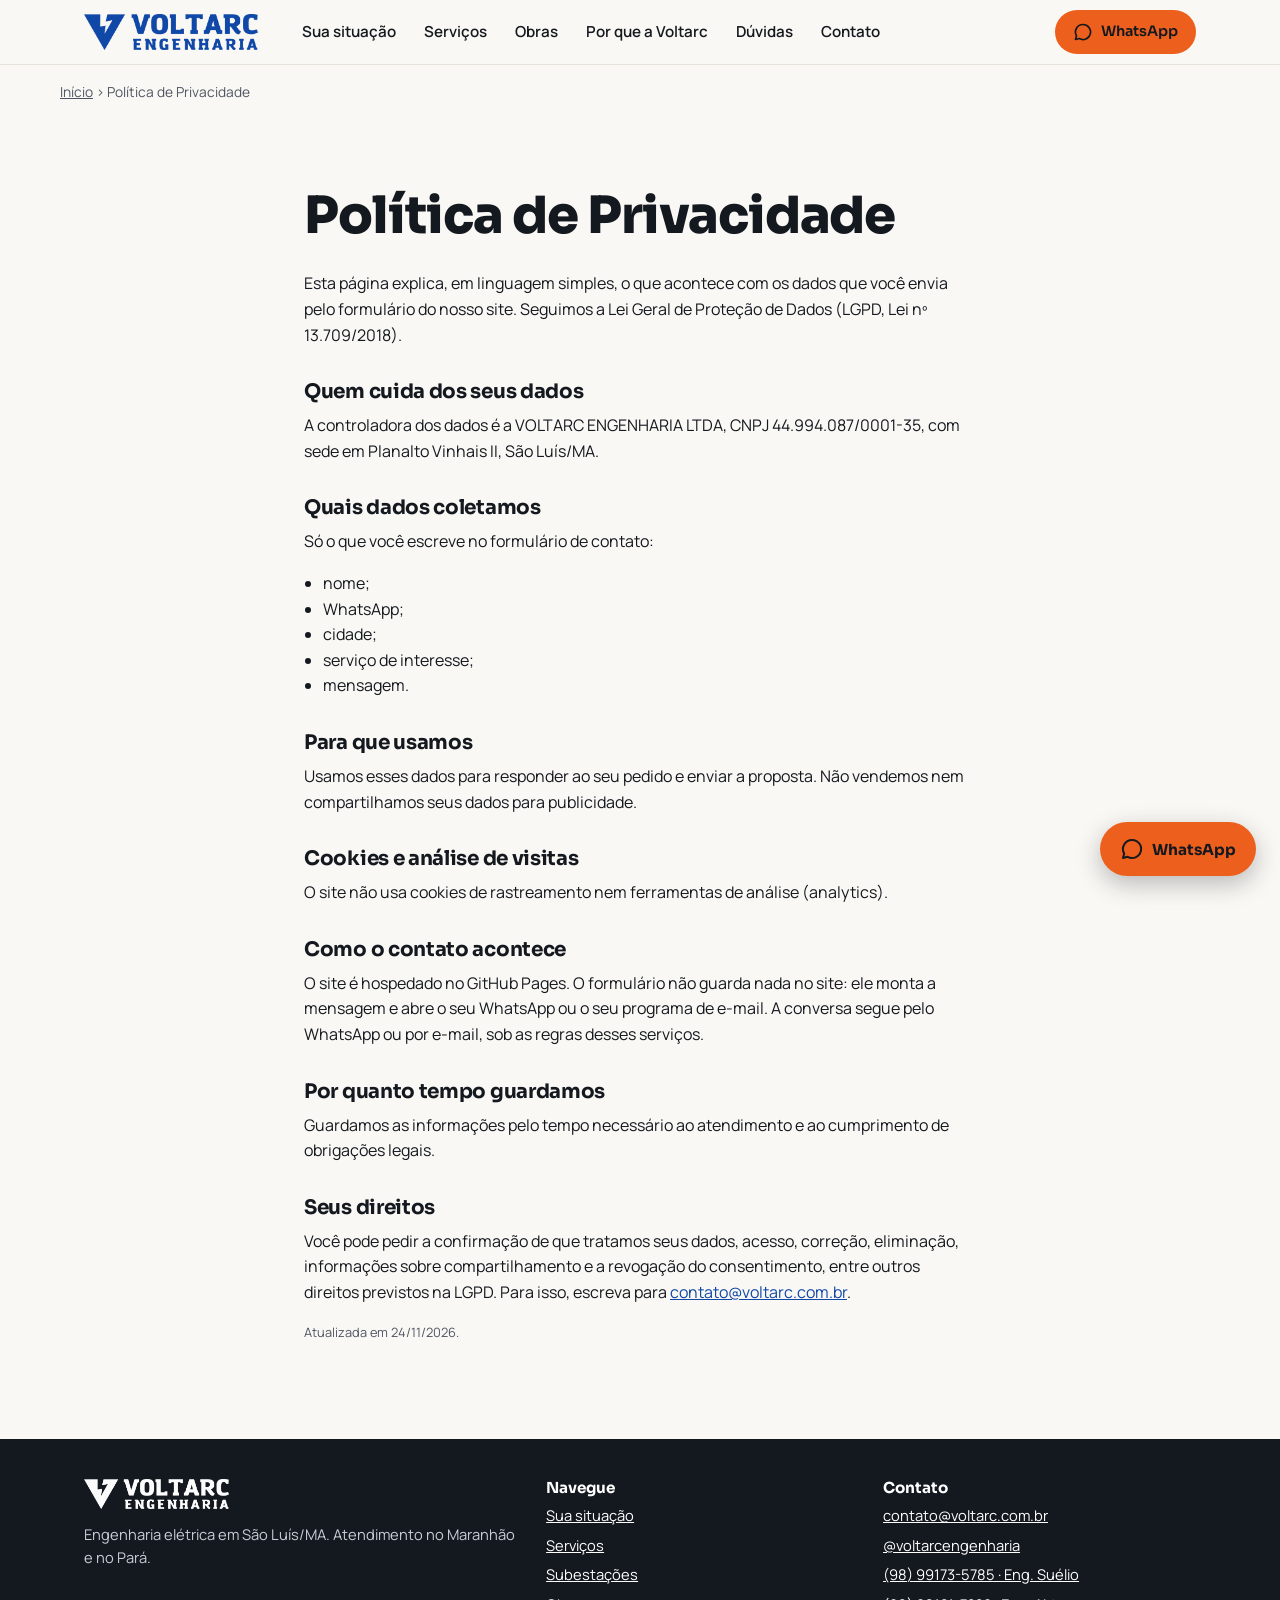
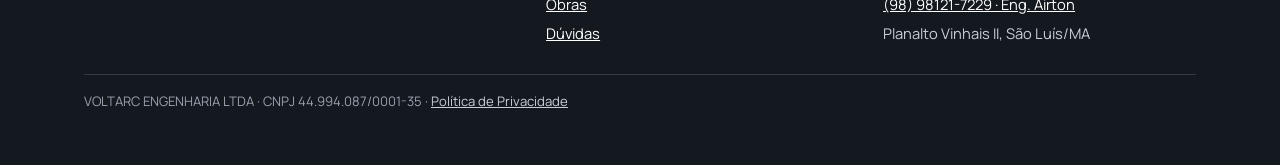
<file: privacidade.html>
<!DOCTYPE html>
<!-- Voltarc Engenharia | Política de Privacidade. -->
<html lang="pt-BR">
<head>
  <meta charset="utf-8">
  <link rel="icon" href="favicon.ico" sizes="any">
  <link rel="icon" type="image/png" sizes="32x32" href="favicon-32.png">
  <link rel="apple-touch-icon" href="apple-touch-icon.png">
  <meta name="viewport" content="width=device-width, initial-scale=1">
  <title>Política de Privacidade | Voltarc Engenharia em São Luís - MA</title>
  <meta name="description" content="Como a Voltarc Engenharia, de São Luís - MA, trata os dados enviados pelo formulário do site, conforme a LGPD.">
  <link rel="preconnect" href="https://fonts.googleapis.com">
  <link rel="preconnect" href="https://fonts.gstatic.com" crossorigin>
  <link href="https://fonts.googleapis.com/css2?family=Manrope:wght@400;500;600;700;800&family=Sora:wght@600;700;800&display=swap" rel="stylesheet">
  <link rel="stylesheet" href="style.css">
</head>
<body>
<a class="skip" href="#conteudo">Ir para o conteúdo</a>

<header class="site-header">
  <div class="wrap header-in">
    <a class="brand" href="index.html" aria-label="Voltarc Engenharia, página inicial">
      <img src="assets/Engenharia%20Horizontal_Logo%20Azul.png" alt="Voltarc Engenharia" width="1109" height="229">
    </a>
    <nav class="nav" id="menu" aria-label="Principal">
      <a href="index.html#situacoes">Sua situação</a>
      <a href="index.html#servicos">Serviços</a>
      <a href="index.html#obras">Obras</a>
      <a href="index.html#por-que">Por que a Voltarc</a>
      <a href="index.html#faq">Dúvidas</a>
      <a href="index.html#contato">Contato</a>
    </nav>
    <a class="btn btn--accent btn--sm header-cta" href="https://wa.me/5598991735785?text=Ol%C3%A1%21%20Vim%20pelo%20site%20da%20Voltarc%20e%20quero%20falar%20com%20um%20engenheiro." target="_blank" rel="noopener" data-wa>
      <svg viewBox="0 0 24 24" aria-hidden="true"><path d="M12 3a9 9 0 0 0-7.8 13.5L3 21l4.6-1.2A9 9 0 1 0 12 3z" fill="none" stroke="currentColor" stroke-width="2" stroke-linejoin="round"/></svg>
      WhatsApp
    </a>
    <button class="menu-btn" type="button" aria-expanded="false" aria-controls="menu" aria-label="Abrir menu"><span></span></button>
  </div>
</header>

<main id="conteudo">
  <div class="wrap crumbs"><a href="index.html">Início</a> &rsaquo; Política de Privacidade</div>

  <section class="section">
    <div class="wrap prose">
      <h1>Política de Privacidade</h1>
      <p>Esta página explica, em linguagem simples, o que acontece com os dados que você envia pelo formulário do nosso site. Seguimos a Lei Geral de Proteção de Dados (LGPD, Lei nº 13.709/2018).</p>

      <h2>Quem cuida dos seus dados</h2>
      <p>A controladora dos dados é a VOLTARC ENGENHARIA LTDA, CNPJ 44.994.087/0001-35, com sede em Planalto Vinhais II, São Luís/MA.</p>

      <h2>Quais dados coletamos</h2>
      <p>Só o que você escreve no formulário de contato:</p>
      <ul>
        <li>nome;</li>
        <li>WhatsApp;</li>
        <li>cidade;</li>
        <li>serviço de interesse;</li>
        <li>mensagem.</li>
      </ul>

      <h2>Para que usamos</h2>
      <p>Usamos esses dados para responder ao seu pedido e enviar a proposta. Não vendemos nem compartilhamos seus dados para publicidade.</p>

      <h2>Cookies e análise de visitas</h2>
      <p>O site não usa cookies de rastreamento nem ferramentas de análise (analytics).</p>

      <h2>Como o contato acontece</h2>
      <p>O site é hospedado no GitHub Pages. O formulário não guarda nada no site: ele monta a mensagem e abre o seu WhatsApp ou o seu programa de e-mail. A conversa segue pelo WhatsApp ou por e-mail, sob as regras desses serviços.</p>

      <h2>Por quanto tempo guardamos</h2>
      <p>Guardamos as informações pelo tempo necessário ao atendimento e ao cumprimento de obrigações legais.</p>

      <h2>Seus direitos</h2>
      <p>Você pode pedir a confirmação de que tratamos seus dados, acesso, correção, eliminação, informações sobre compartilhamento e a revogação do consentimento, entre outros direitos previstos na LGPD. Para isso, escreva para <a href="mailto:contato@voltarc.com.br">contato@voltarc.com.br</a>.</p>

      <p class="ph-note">Atualizada em 24/11/2026.</p>
    </div>
  </section>
</main>

<footer class="site-footer">
  <div class="wrap">
    <div class="foot-grid">
      <div>
        <img src="assets/Engenharia%20Horizontal_Logo%20Branca.png" alt="Voltarc Engenharia" width="1109" height="229">
        <p>Engenharia elétrica em São Luís/MA. Atendimento no Maranhão e no Pará.</p>
      </div>
      <div>
        <h4>Navegue</h4>
        <ul>
          <li><a href="index.html#situacoes">Sua situação</a></li>
          <li><a href="index.html#servicos">Serviços</a></li>
          <li><a href="servicos-subestacoes.html">Subestações</a></li>
          <li><a href="index.html#obras">Obras</a></li>
          <li><a href="index.html#faq">Dúvidas</a></li>
        </ul>
      </div>
      <div>
        <h4>Contato</h4>
        <ul>
          <li><a href="mailto:contato@voltarc.com.br">contato@voltarc.com.br</a></li>
          <li><a href="https://www.instagram.com/voltarcengenharia/" target="_blank" rel="noopener">@voltarcengenharia</a></li>
          <li><a href="https://wa.me/5598991735785" target="_blank" rel="noopener">(98) 99173-5785 · Eng. Suélio</a></li>
          <li><a href="https://wa.me/5598981217229" target="_blank" rel="noopener">(98) 98121-7229 · Eng. Airton</a></li>
          <li>Planalto Vinhais II, São Luís/MA</li>
        </ul>
      </div>
    </div>
    <p class="legal">VOLTARC ENGENHARIA LTDA · CNPJ 44.994.087/0001-35 · <a href="privacidade.html">Política de Privacidade</a></p>
  </div>
</footer>

<button class="wa-float" type="button" data-wa aria-haspopup="dialog" aria-expanded="false" aria-controls="wa-menu">
  <svg viewBox="0 0 24 24" aria-hidden="true"><path d="M12 3a9 9 0 0 0-7.8 13.5L3 21l4.6-1.2A9 9 0 1 0 12 3z" fill="none" stroke="currentColor" stroke-width="2" stroke-linejoin="round"/></svg>
  WhatsApp
</button>

<div class="wa-menu" id="wa-menu" role="dialog" aria-modal="false" aria-labelledby="wa-menu-t" hidden>
  <div class="wa-menu-head"><p class="wa-menu-t" id="wa-menu-t">Com quem você quer falar?</p><button class="wa-close" type="button" aria-label="Fechar">&times;</button></div>
  <a class="wa-opt" href="https://wa.me/5598991735785" data-n="5598991735785" target="_blank" rel="noopener"><b>Eng. Suélio L. de Alencar</b><span>(98) 99173-5785</span></a>
  <a class="wa-opt" href="https://wa.me/5598981217229" data-n="5598981217229" target="_blank" rel="noopener"><b>Eng. Airton Martins Carlos</b><span>(98) 98121-7229</span></a>
</div>

<script>
  // Menu mobile
  (function () {
    var btn = document.querySelector('.menu-btn');
    var nav = document.getElementById('menu');
    btn.addEventListener('click', function () {
      var open = nav.classList.toggle('open');
      btn.setAttribute('aria-expanded', open ? 'true' : 'false');
    });
    nav.addEventListener('click', function (e) {
      if (e.target.tagName === 'A') { nav.classList.remove('open'); btn.setAttribute('aria-expanded', 'false'); }
    });
  })();
  // Menu de escolha do WhatsApp (Esc e clique fora fecham)
  (function () {
    var menu = document.getElementById('wa-menu');
    if (!menu) return;
    var opts = menu.querySelectorAll('.wa-opt');
    var last = null;
    var defMsg = 'Olá! Vim pelo site da Voltarc e quero falar com um engenheiro.';
    var triggers = document.querySelectorAll('[data-wa]');
    for (var k = 0; k < triggers.length; k++) { triggers[k].setAttribute('aria-haspopup', 'dialog'); triggers[k].setAttribute('aria-expanded', 'false'); }
    function msgOf(el) {
      var h = el.getAttribute('href') || '';
      var i = h.indexOf('text=');
      if (i > -1) { try { return decodeURIComponent(h.slice(i + 5)); } catch (x) {} }
      return defMsg;
    }
    function openMenu(t) {
      last = t;
      var m = encodeURIComponent(msgOf(t));
      for (var i = 0; i < opts.length; i++) opts[i].href = 'https://wa.me/' + opts[i].getAttribute('data-n') + '?text=' + m;
      menu.hidden = false;
      for (var j = 0; j < triggers.length; j++) triggers[j].setAttribute('aria-expanded', triggers[j] === t ? 'true' : 'false');
      opts[0].focus();
    }
    function closeMenu(back) {
      if (menu.hidden) return;
      menu.hidden = true;
      for (var j = 0; j < triggers.length; j++) triggers[j].setAttribute('aria-expanded', 'false');
      if (back && last) last.focus();
    }
    document.addEventListener('click', function (e) {
      var t = e.target.closest ? e.target.closest('[data-wa]') : null;
      if (t) { e.preventDefault(); if (!menu.hidden && last === t) closeMenu(true); else openMenu(t); return; }
      if (menu.contains(e.target)) { if (e.target.closest('.wa-close')) closeMenu(true); else if (e.target.closest('.wa-opt')) setTimeout(function () { closeMenu(false); }, 150); return; }
      closeMenu(false);
    });
    document.addEventListener('keydown', function (e) { if (e.key === 'Escape') closeMenu(true); });
  })();
</script>
</body>
</html>
</file>
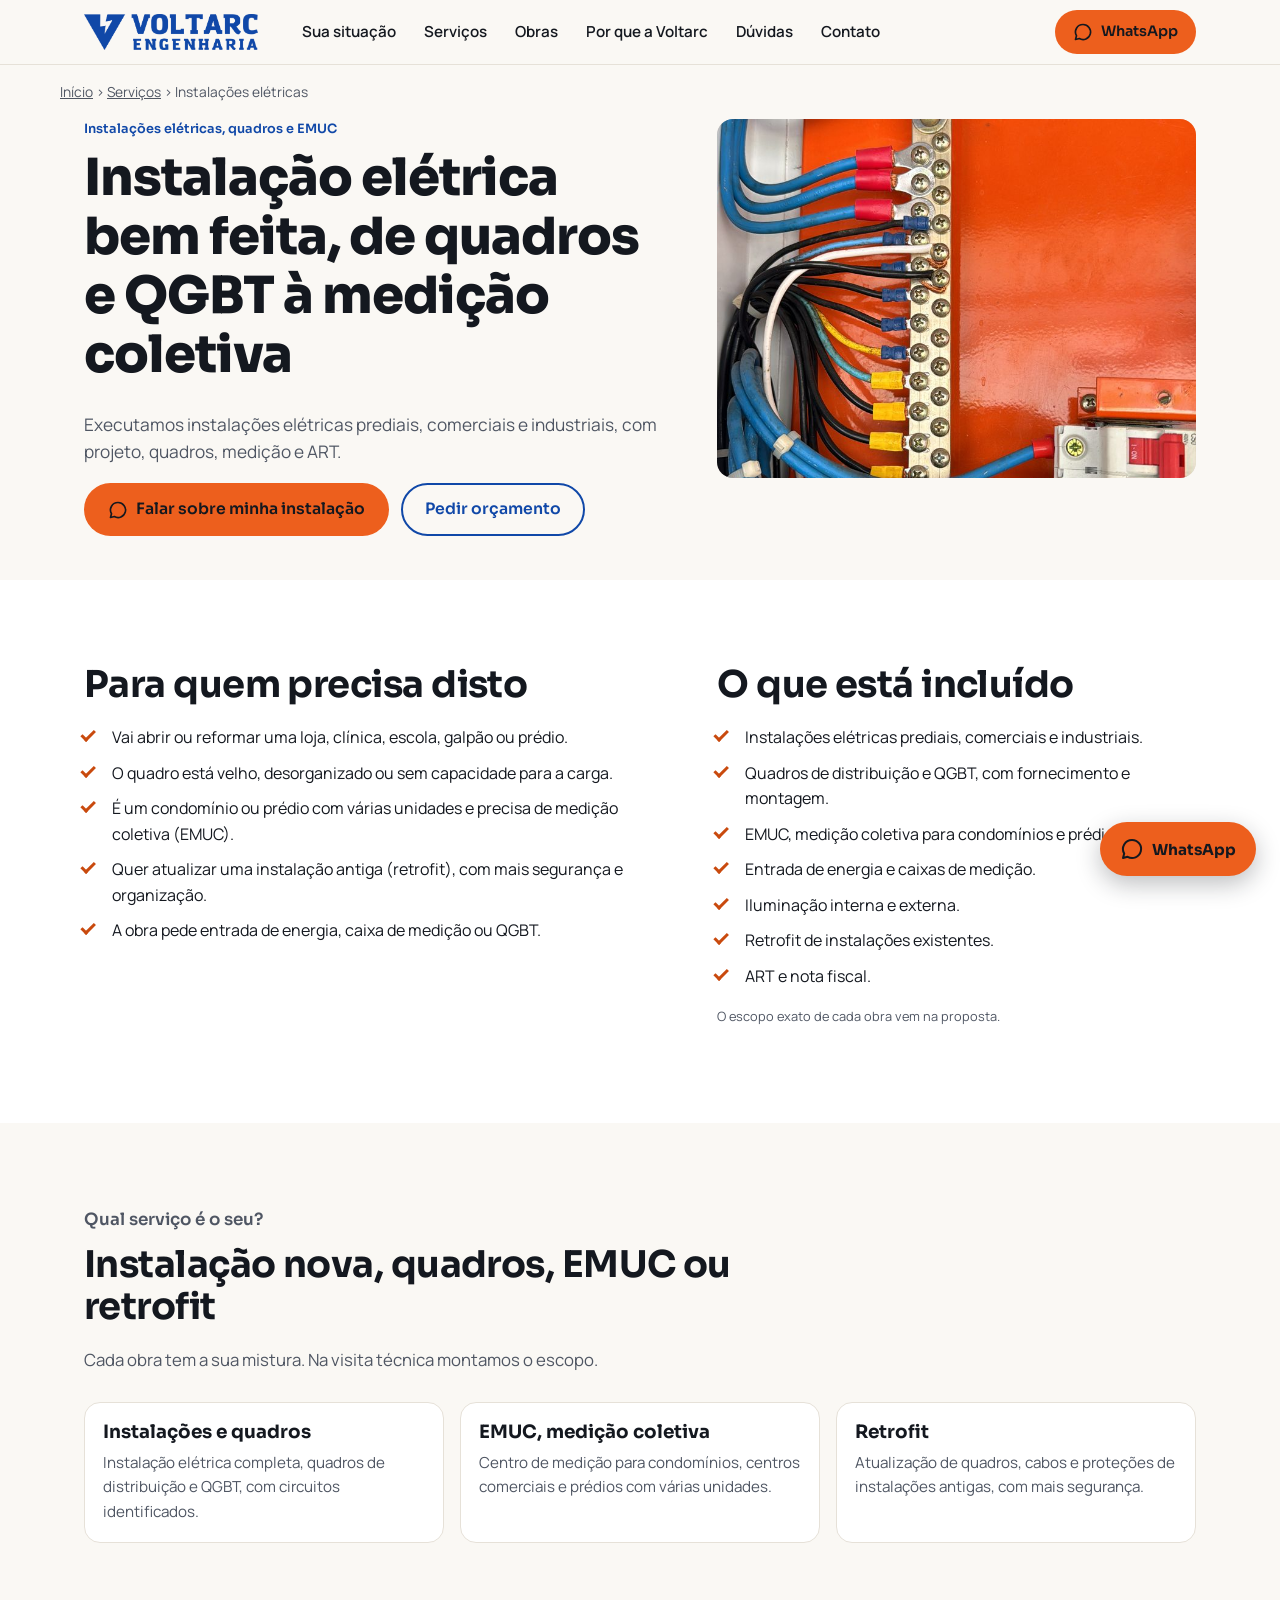
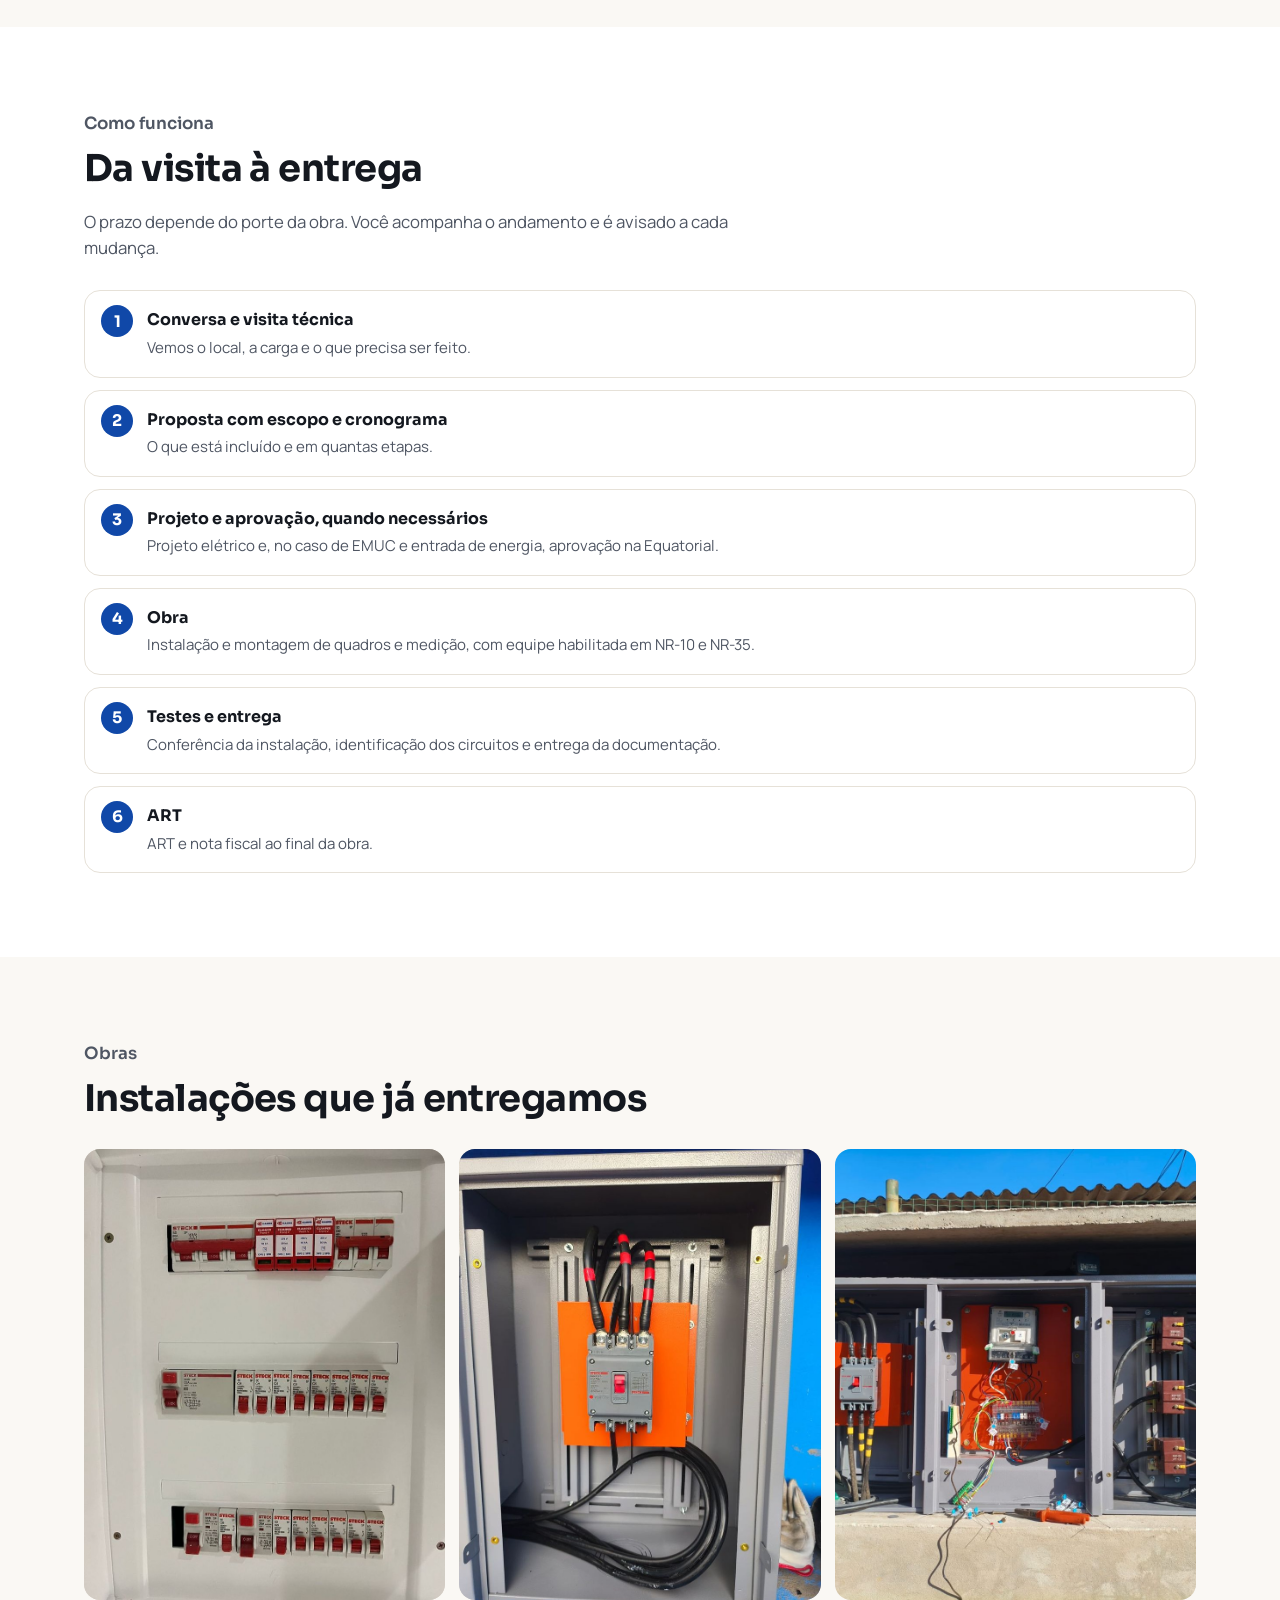
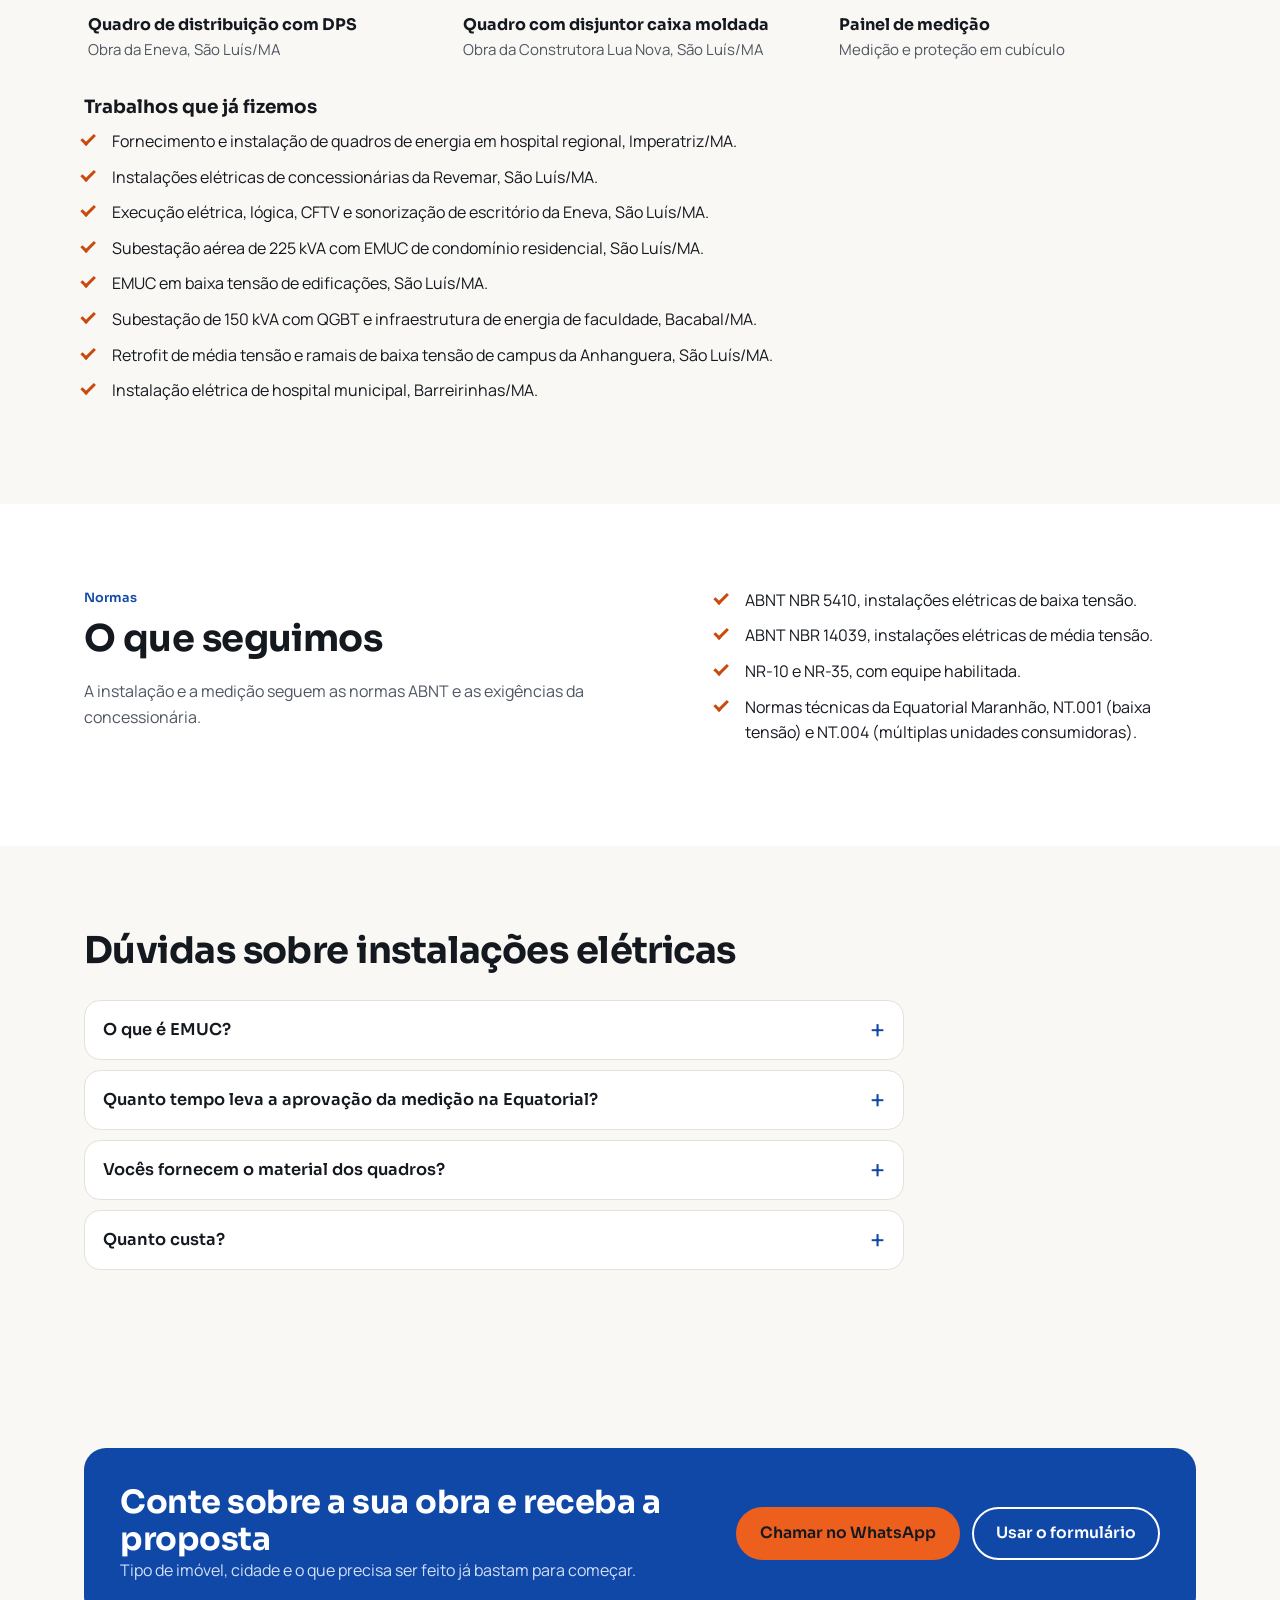
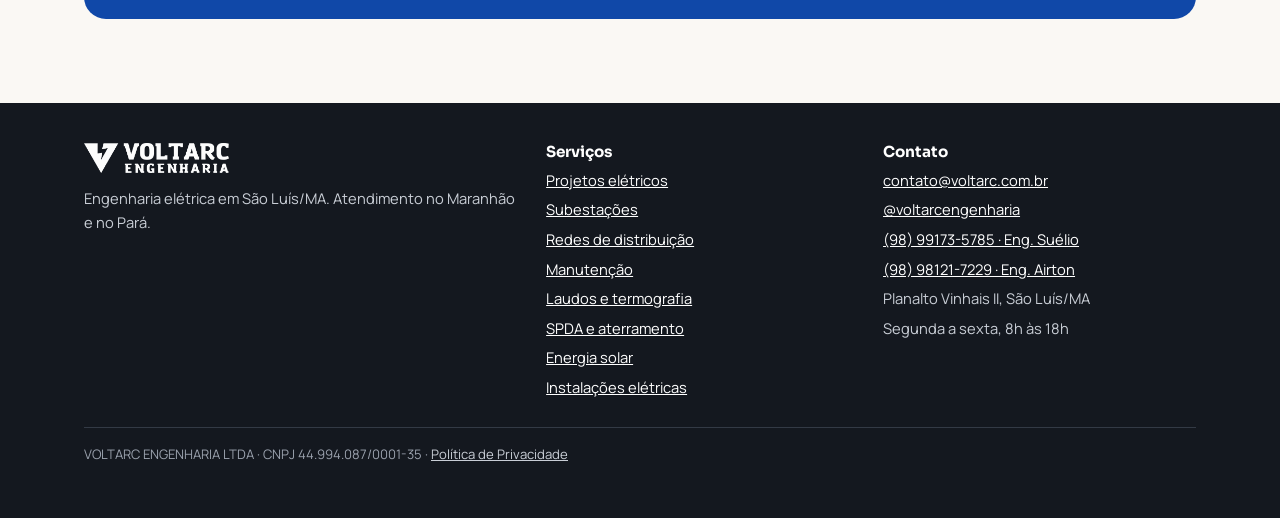
<file: servicos-instalacoes.html>
<!DOCTYPE html>
<html lang="pt-BR">
<head>
  <meta charset="utf-8">
  <link rel="icon" href="favicon.ico" sizes="any">
  <link rel="icon" type="image/png" sizes="32x32" href="favicon-32.png">
  <link rel="apple-touch-icon" href="apple-touch-icon.png">
  <meta name="viewport" content="width=device-width, initial-scale=1">
  <title>Instalações elétricas prediais e industriais em São Luís - MA | Voltarc Engenharia</title>
  <meta name="description" content="Instalações elétricas prediais, comerciais e industriais, quadros e QGBT, medição coletiva (EMUC) e retrofit. Voltarc Engenharia, São Luís - MA.">
  <link rel="preconnect" href="https://fonts.googleapis.com">
  <link rel="preconnect" href="https://fonts.gstatic.com" crossorigin>
  <link href="https://fonts.googleapis.com/css2?family=Manrope:wght@400;500;600;700;800&family=Sora:wght@600;700;800&display=swap" rel="stylesheet">
  <link rel="stylesheet" href="style.css">
</head>
<body>
<a class="skip" href="#conteudo">Ir para o conteúdo</a>

<header class="site-header">
  <div class="wrap header-in">
    <a class="brand" href="index.html" aria-label="Voltarc Engenharia, página inicial">
      <img src="assets/Engenharia%20Horizontal_Logo%20Azul.png" alt="Voltarc Engenharia" width="1109" height="229">
    </a>
    <nav class="nav" id="menu" aria-label="Principal">
      <a href="index.html#situacoes">Sua situação</a>
      <a href="index.html#servicos">Serviços</a>
      <a href="index.html#obras">Obras</a>
      <a href="index.html#por-que">Por que a Voltarc</a>
      <a href="index.html#faq">Dúvidas</a>
      <a href="index.html#contato">Contato</a>
    </nav>
    <a class="btn btn--accent btn--sm header-cta" href="https://wa.me/5598991735785?text=Ol%C3%A1%21%20Quero%20falar%20sobre%20instala%C3%A7%C3%A3o%20el%C3%A9trica." target="_blank" rel="noopener" data-wa>
      <svg viewBox="0 0 24 24" aria-hidden="true"><path d="M12 3a9 9 0 0 0-7.8 13.5L3 21l4.6-1.2A9 9 0 1 0 12 3z" fill="none" stroke="currentColor" stroke-width="2" stroke-linejoin="round"/></svg>
      WhatsApp
    </a>
    <button class="menu-btn" type="button" aria-expanded="false" aria-controls="menu" aria-label="Abrir menu"><span></span></button>
  </div>
</header>

<main id="conteudo">
  <div class="wrap crumbs"><a href="index.html">Início</a> &rsaquo; <a href="index.html#servicos">Serviços</a> &rsaquo; Instalações elétricas</div>

  <!-- ===== TOPO ===== -->
  <section class="page-hero">
    <div class="wrap two-col">
      <div>
        <p class="eyebrow">Instalações elétricas, quadros e EMUC</p>
        <h1>Instalação elétrica bem feita, de quadros e QGBT à medição coletiva</h1>
        <p class="lead" style="font-size:1.08rem;color:var(--muted)">Executamos instalações elétricas prediais, comerciais e industriais, com projeto, quadros, medição e ART.</p>
        <div class="btn-row">
          <a class="btn btn--accent" href="https://wa.me/5598991735785?text=Ol%C3%A1%21%20Quero%20falar%20sobre%20instala%C3%A7%C3%A3o%20el%C3%A9trica." target="_blank" rel="noopener" data-wa>
            <svg viewBox="0 0 24 24" aria-hidden="true"><path d="M12 3a9 9 0 0 0-7.8 13.5L3 21l4.6-1.2A9 9 0 1 0 12 3z" fill="none" stroke="currentColor" stroke-width="2" stroke-linejoin="round"/></svg>
            Falar sobre minha instalação
          </a>
          <a class="btn btn--ghost" href="#pedido">Pedir orçamento</a>
        </div>
      </div>
      <div>
        <img class="photo r-4x3" src="img/servicos/instalacoes-1.jpg" alt="Quadro de baixa tensão com barramento e cabos organizados e identificados" width="787" height="1400" fetchpriority="high" style="object-position:50% 40%">
      </div>
    </div>
  </section>

  <!-- ===== O QUE RESOLVE ===== -->
  <section class="section section--white">
    <div class="wrap two-col">
      <div>
        <h2>Para quem precisa disto</h2>
        <ul class="checks">
          <li>Vai abrir ou reformar uma loja, clínica, escola, galpão ou prédio.</li>
          <li>O quadro está velho, desorganizado ou sem capacidade para a carga.</li>
          <li>É um condomínio ou prédio com várias unidades e precisa de medição coletiva (EMUC).</li>
          <li>Quer atualizar uma instalação antiga (retrofit), com mais segurança e organização.</li>
          <li>A obra pede entrada de energia, caixa de medição ou QGBT.</li>
        </ul>
      </div>
      <div>
        <h2>O que está incluído</h2>
        <ul class="checks">
          <li>Instalações elétricas prediais, comerciais e industriais.</li>
          <li>Quadros de distribuição e QGBT, com fornecimento e montagem.</li>
          <li>EMUC, medição coletiva para condomínios e prédios.</li>
          <li>Entrada de energia e caixas de medição.</li>
          <li>Iluminação interna e externa.</li>
          <li>Retrofit de instalações existentes.</li>
          <li>ART e nota fiscal.</li>
        </ul>
        <p class="ph-note">O escopo exato de cada obra vem na proposta.</p>
      </div>
    </div>
  </section>

  <section class="section">
    <div class="wrap">
      <div class="section-head">
        <p class="eyebrow">Qual serviço é o seu?</p>
        <h2>Instalação nova, quadros, EMUC ou retrofit</h2>
        <p>Cada obra tem a sua mistura. Na visita técnica montamos o escopo.</p>
      </div>
      <div class="types">
        <article class="type"><div class="type-body"><h3>Instalações e quadros</h3><p>Instalação elétrica completa, quadros de distribuição e QGBT, com circuitos identificados.</p></div></article>
        <article class="type"><div class="type-body"><h3>EMUC, medição coletiva</h3><p>Centro de medição para condomínios, centros comerciais e prédios com várias unidades.</p></div></article>
        <article class="type"><div class="type-body"><h3>Retrofit</h3><p>Atualização de quadros, cabos e proteções de instalações antigas, com mais segurança.</p></div></article>
      </div>
    </div>
  </section>

  <!-- ===== ETAPAS ===== -->
  <section class="section section--white">
    <div class="wrap">
      <div class="section-head">
        <p class="eyebrow">Como funciona</p>
        <h2>Da visita à entrega</h2>
        <p>O prazo depende do porte da obra. Você acompanha o andamento e é avisado a cada mudança.</p>
      </div>
      <ol class="steps-list">
        <li><b>Conversa e visita técnica</b><span>Vemos o local, a carga e o que precisa ser feito.</span></li>
        <li><b>Proposta com escopo e cronograma</b><span>O que está incluído e em quantas etapas.</span></li>
        <li><b>Projeto e aprovação, quando necessários</b><span>Projeto elétrico e, no caso de EMUC e entrada de energia, aprovação na Equatorial.</span></li>
        <li><b>Obra</b><span>Instalação e montagem de quadros e medição, com equipe habilitada em NR-10 e NR-35.</span></li>
        <li><b>Testes e entrega</b><span>Conferência da instalação, identificação dos circuitos e entrega da documentação.</span></li>
        <li><b>ART</b><span>ART e nota fiscal ao final da obra.</span></li>
      </ol>
    </div>
  </section>

  <!-- ===== OBRAS ===== -->
  <section class="section">
    <div class="wrap">
      <div class="section-head">
        <p class="eyebrow">Obras</p>
        <h2>Instalações que já entregamos</h2>
      </div>
      <div class="ba-grid" style="grid-template-columns:repeat(auto-fit,minmax(240px,1fr))">
        <figure class="work" style="flex:none;margin:0">
          <img class="photo r-4x5" src="img/servicos/instalacoes-2.jpg" alt="Quadro de distribuição branco com DPS e disjuntores organizados" width="825" height="1100" loading="lazy" decoding="async" style="object-position:50% 35%">
          <figcaption><b>Quadro de distribuição com DPS</b><span>Obra da Eneva, São Luís/MA</span></figcaption>
        </figure>
        <figure class="work" style="flex:none;margin:0">
          <img class="photo r-4x5" src="img/servicos/instalacoes-3.jpg" alt="Quadro cinza aberto com disjuntor caixa moldada e cabos de potência organizados" width="825" height="1100" loading="lazy" decoding="async" style="object-position:50% 45%">
          <figcaption><b>Quadro com disjuntor caixa moldada</b><span>Obra da Construtora Lua Nova, São Luís/MA</span></figcaption>
        </figure>
        <figure class="work" style="flex:none;margin:0">
          <img class="photo r-4x5" src="img/painel-medicao.jpg" alt="Cubículo com painel de medição aberto, com equipamentos de medição e proteção" width="1400" height="1050" loading="lazy" decoding="async" style="object-position:50% 50%">
          <figcaption><b>Painel de medição</b><span>Medição e proteção em cubículo</span></figcaption>
        </figure>
      </div>
      <h3 style="margin:34px 0 12px">Trabalhos que já fizemos</h3>
      <ul class="checks">
          <li>Fornecimento e instalação de quadros de energia em hospital regional, Imperatriz/MA.</li>
          <li>Instalações elétricas de concessionárias da Revemar, São Luís/MA.</li>
          <li>Execução elétrica, lógica, CFTV e sonorização de escritório da Eneva, São Luís/MA.</li>
          <li>Subestação aérea de 225 kVA com EMUC de condomínio residencial, São Luís/MA.</li>
          <li>EMUC em baixa tensão de edificações, São Luís/MA.</li>
          <li>Subestação de 150 kVA com QGBT e infraestrutura de energia de faculdade, Bacabal/MA.</li>
          <li>Retrofit de média tensão e ramais de baixa tensão de campus da Anhanguera, São Luís/MA.</li>
          <li>Instalação elétrica de hospital municipal, Barreirinhas/MA.</li>
      </ul>
    </div>
  </section>

  <!-- ===== NORMAS ===== -->
  <section class="section section--white">
    <div class="wrap two-col">
      <div>
        <p class="eyebrow">Normas</p>
        <h2>O que seguimos</h2>
        <p style="color:var(--muted)">A instalação e a medição seguem as normas ABNT e as exigências da concessionária.</p>
      </div>
      <div>
        <ul class="checks">
          <li>ABNT NBR 5410, instalações elétricas de baixa tensão.</li>
          <li>ABNT NBR 14039, instalações elétricas de média tensão.</li>
          <li>NR-10 e NR-35, com equipe habilitada.</li>
          <li>Normas técnicas da Equatorial Maranhão, NT.001 (baixa tensão) e NT.004 (múltiplas unidades consumidoras).</li>
        </ul>
      </div>
    </div>
  </section>

  <!-- ===== FAQ DO SERVIÇO ===== -->
  <section class="section">
    <div class="wrap">
      <div class="section-head"><h2>Dúvidas sobre instalações elétricas</h2></div>
      <div class="faq">
        <details>
          <summary>O que é EMUC?</summary>
          <div class="ans"><p>É a medição coletiva: um centro de medição que atende várias unidades consumidoras, como as de um condomínio, de um centro comercial ou de um prédio. Projetamos, aprovamos na Equatorial e instalamos.</p></div>
        </details>
        <details>
          <summary>Quanto tempo leva a aprovação da medição na Equatorial?</summary>
          <div class="ans"><p>Depois que o projeto completo é protocolado, a Equatorial tem até 30 dias para analisar (NT.002 da Equatorial). Com a Voltarc cuidando do processo, o caminho todo costuma levar até cerca de 60 dias. Com um profissional ou empresa despreparada, é comum o processo se arrastar por meses.</p></div>
        </details>
        <details>
          <summary>Vocês fornecem o material dos quadros?</summary>
          <div class="ans"><p>Podemos fornecer e montar os quadros e o QGBT, ou montar com material do cliente. Combinamos isso na proposta.</p></div>
        </details>
        <details>
          <summary>Quanto custa?</summary>
          <div class="ans"><p>Depende do porte e do escopo, então não há preço fechado sem conhecer o caso. Mande os dados pelo WhatsApp e retornamos com a proposta.</p></div>
        </details>
      </div>
    </div>
  </section>

  <!-- ===== CTA ===== -->
  <section class="section" id="pedido">
    <div class="wrap">
      <div class="cta-band">
        <div>
          <h2>Conte sobre a sua obra e receba a proposta</h2>
          <p>Tipo de imóvel, cidade e o que precisa ser feito já bastam para começar.</p>
        </div>
        <div class="btn-row">
          <a class="btn btn--accent" href="https://wa.me/5598991735785?text=Ol%C3%A1%21%20Quero%20or%C3%A7amento%20de%20instala%C3%A7%C3%A3o%20el%C3%A9trica." target="_blank" rel="noopener" data-wa>Chamar no WhatsApp</a>
          <a class="btn btn--ghost-light" href="index.html#contato">Usar o formulário</a>
        </div>
      </div>
    </div>
  </section>
</main>

<footer class="site-footer">
  <div class="wrap">
    <div class="foot-grid">
      <div>
        <img src="assets/Engenharia%20Horizontal_Logo%20Branca.png" alt="Voltarc Engenharia" width="1109" height="229">
        <p>Engenharia elétrica em São Luís/MA. Atendimento no Maranhão e no Pará.</p>
      </div>
      <div>
        <h4>Serviços</h4>
        <ul>
          <li><a href="servicos-projetos.html">Projetos elétricos</a></li>
          <li><a href="servicos-subestacoes.html">Subestações</a></li>
          <li><a href="servicos-redes.html">Redes de distribuição</a></li>
          <li><a href="servicos-manutencao.html">Manutenção</a></li>
          <li><a href="servicos-laudos.html">Laudos e termografia</a></li>
          <li><a href="servicos-spda.html">SPDA e aterramento</a></li>
          <li><a href="servicos-solar.html">Energia solar</a></li>
          <li><a href="servicos-instalacoes.html">Instalações elétricas</a></li>
        </ul>
      </div>
      <div>
        <h4>Contato</h4>
        <ul>
          <li><a href="mailto:contato@voltarc.com.br">contato@voltarc.com.br</a></li>
          <li><a href="https://www.instagram.com/voltarcengenharia/" target="_blank" rel="noopener">@voltarcengenharia</a></li>
          <li><a href="https://wa.me/5598991735785" target="_blank" rel="noopener">(98) 99173-5785 · Eng. Suélio</a></li>
          <li><a href="https://wa.me/5598981217229" target="_blank" rel="noopener">(98) 98121-7229 · Eng. Airton</a></li>
          <li>Planalto Vinhais II, São Luís/MA</li>
          <li>Segunda a sexta, 8h às 18h</li>
        </ul>
      </div>
    </div>
    <p class="legal">VOLTARC ENGENHARIA LTDA · CNPJ 44.994.087/0001-35 · <a href="privacidade.html">Política de Privacidade</a></p>
  </div>
</footer>

<button class="wa-float" type="button" data-wa aria-haspopup="dialog" aria-expanded="false" aria-controls="wa-menu">
  <svg viewBox="0 0 24 24" aria-hidden="true"><path d="M12 3a9 9 0 0 0-7.8 13.5L3 21l4.6-1.2A9 9 0 1 0 12 3z" fill="none" stroke="currentColor" stroke-width="2" stroke-linejoin="round"/></svg>
  WhatsApp
</button>

<div class="wa-menu" id="wa-menu" role="dialog" aria-modal="false" aria-labelledby="wa-menu-t" hidden>
  <div class="wa-menu-head"><p class="wa-menu-t" id="wa-menu-t">Com quem você quer falar?</p><button class="wa-close" type="button" aria-label="Fechar">&times;</button></div>
  <a class="wa-opt" href="https://wa.me/5598991735785" data-n="5598991735785" target="_blank" rel="noopener"><b>Eng. Suélio L. de Alencar</b><span>(98) 99173-5785</span></a>
  <a class="wa-opt" href="https://wa.me/5598981217229" data-n="5598981217229" target="_blank" rel="noopener"><b>Eng. Airton Martins Carlos</b><span>(98) 98121-7229</span></a>
</div>

<script>
  // Menu mobile
  (function () {
    var btn = document.querySelector('.menu-btn');
    var nav = document.getElementById('menu');
    btn.addEventListener('click', function () {
      var open = nav.classList.toggle('open');
      btn.setAttribute('aria-expanded', open ? 'true' : 'false');
    });
    nav.addEventListener('click', function (e) {
      if (e.target.tagName === 'A') { nav.classList.remove('open'); btn.setAttribute('aria-expanded', 'false'); }
    });
  })();
  // Menu de escolha do WhatsApp (Esc e clique fora fecham)
  (function () {
    var menu = document.getElementById('wa-menu');
    if (!menu) return;
    var opts = menu.querySelectorAll('.wa-opt');
    var last = null;
    var defMsg = 'Olá! Vim pelo site da Voltarc e quero falar com um engenheiro.';
    var triggers = document.querySelectorAll('[data-wa]');
    for (var k = 0; k < triggers.length; k++) { triggers[k].setAttribute('aria-haspopup', 'dialog'); triggers[k].setAttribute('aria-expanded', 'false'); }
    function msgOf(el) {
      var h = el.getAttribute('href') || '';
      var i = h.indexOf('text=');
      if (i > -1) { try { return decodeURIComponent(h.slice(i + 5)); } catch (x) {} }
      return defMsg;
    }
    function openMenu(t) {
      last = t;
      var m = encodeURIComponent(msgOf(t));
      for (var i = 0; i < opts.length; i++) opts[i].href = 'https://wa.me/' + opts[i].getAttribute('data-n') + '?text=' + m;
      menu.hidden = false;
      for (var j = 0; j < triggers.length; j++) triggers[j].setAttribute('aria-expanded', triggers[j] === t ? 'true' : 'false');
      opts[0].focus();
    }
    function closeMenu(back) {
      if (menu.hidden) return;
      menu.hidden = true;
      for (var j = 0; j < triggers.length; j++) triggers[j].setAttribute('aria-expanded', 'false');
      if (back && last) last.focus();
    }
    document.addEventListener('click', function (e) {
      var t = e.target.closest ? e.target.closest('[data-wa]') : null;
      if (t) { e.preventDefault(); if (!menu.hidden && last === t) closeMenu(true); else openMenu(t); return; }
      if (menu.contains(e.target)) { if (e.target.closest('.wa-close')) closeMenu(true); else if (e.target.closest('.wa-opt')) setTimeout(function () { closeMenu(false); }, 150); return; }
      closeMenu(false);
    });
    document.addEventListener('keydown', function (e) { if (e.key === 'Escape') closeMenu(true); });
  })();
</script>
</body>
</html>
</file>
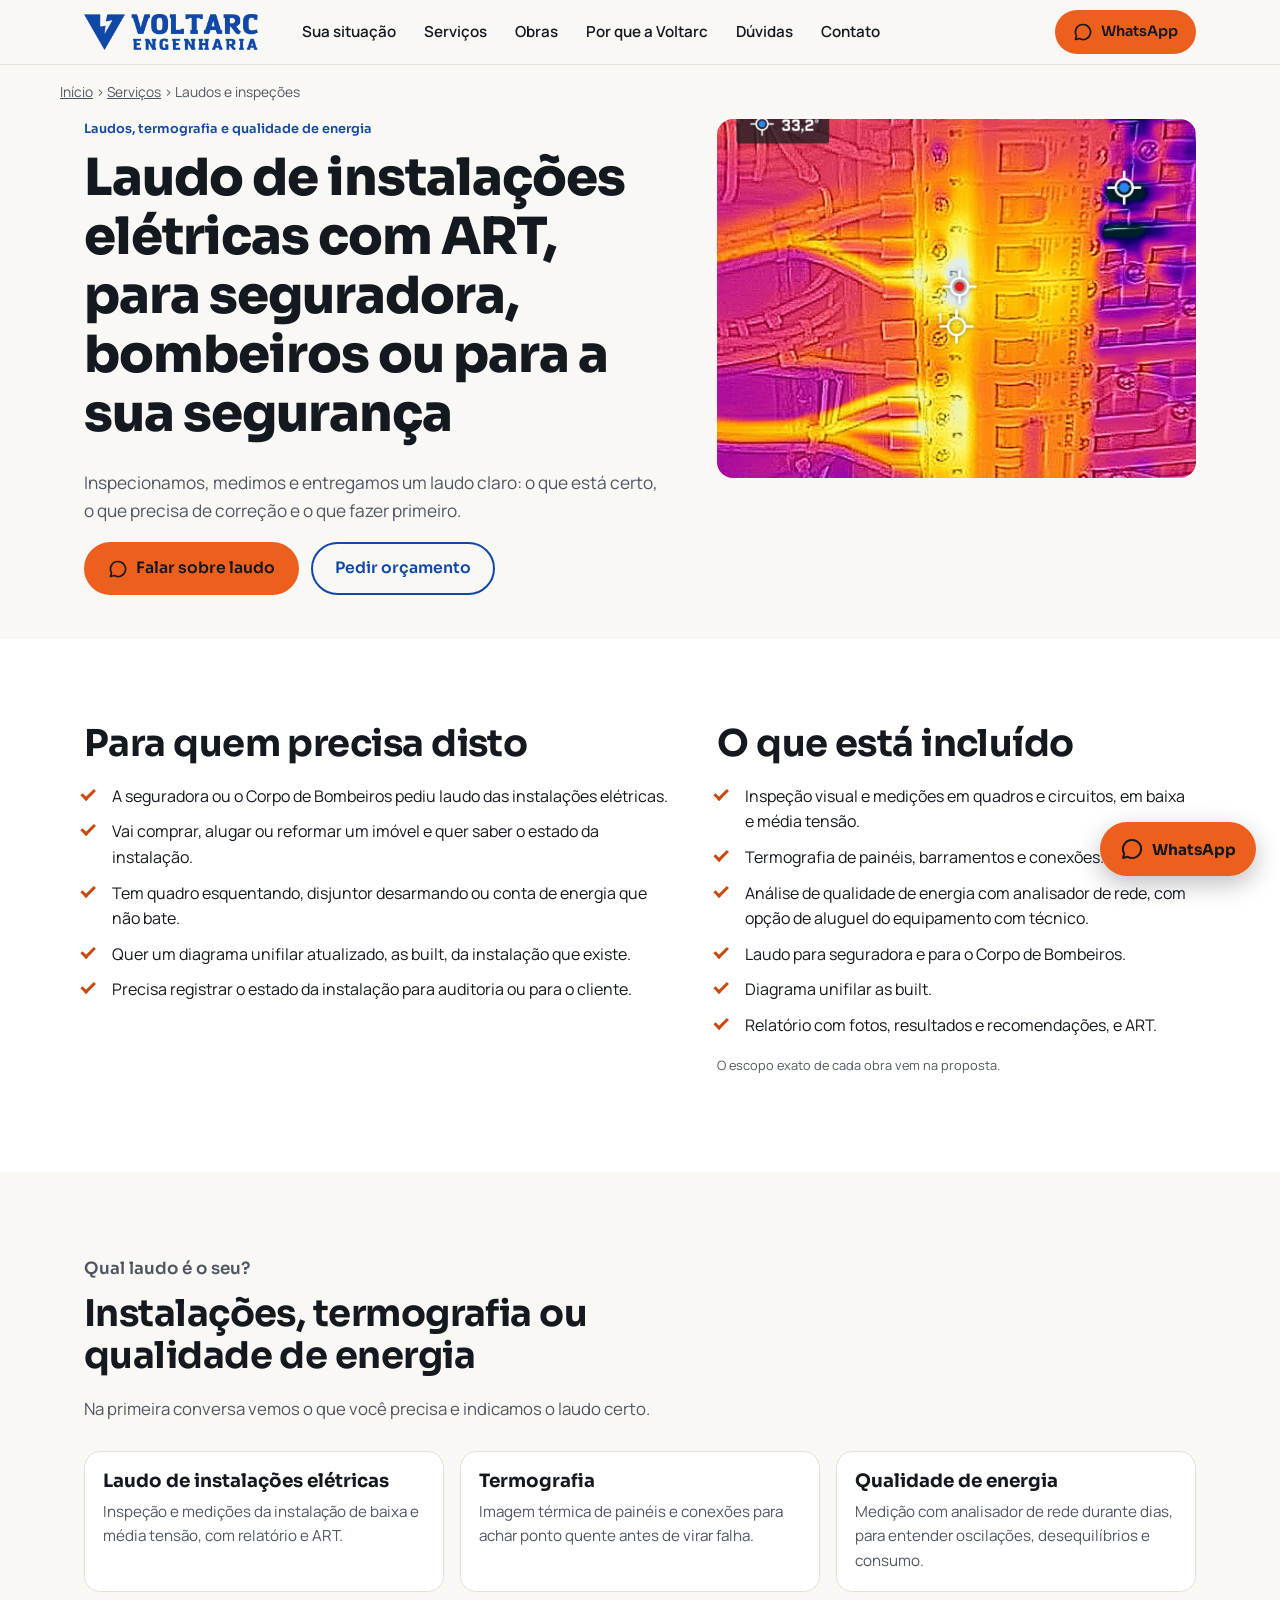
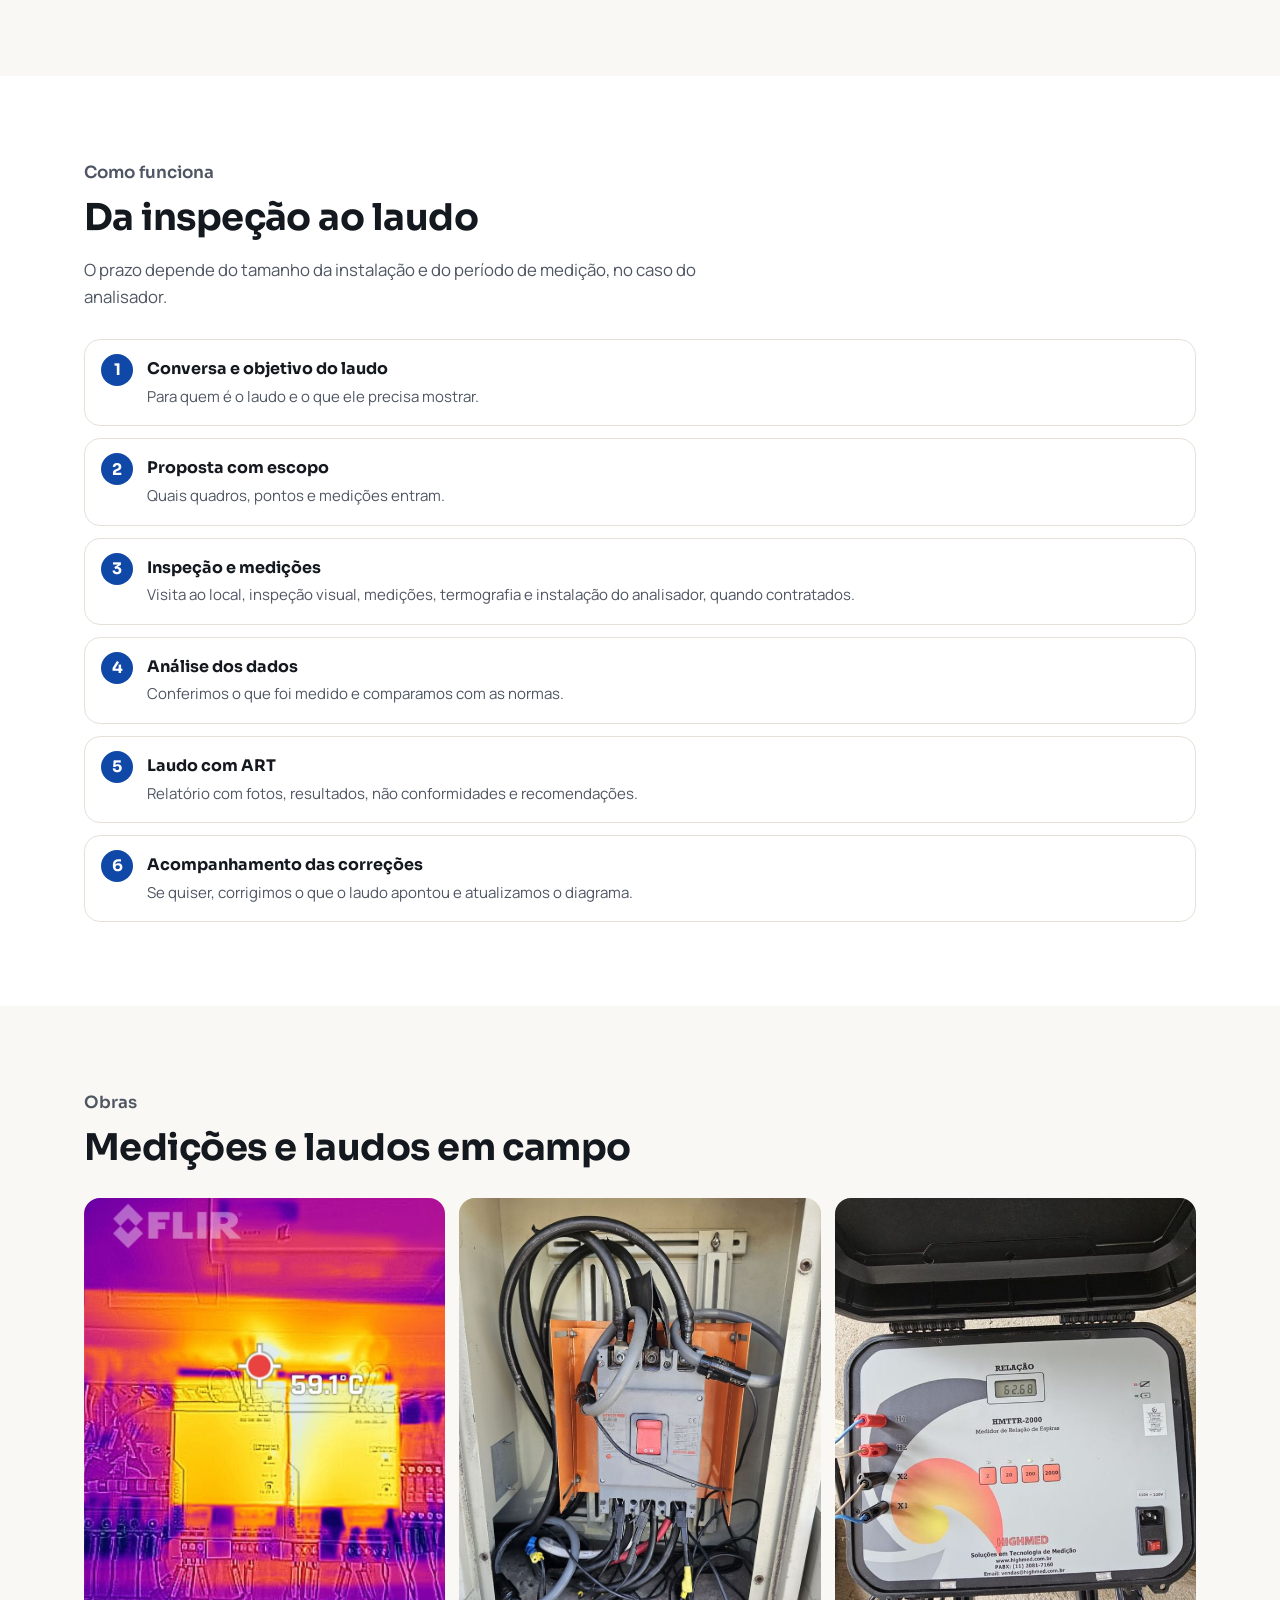
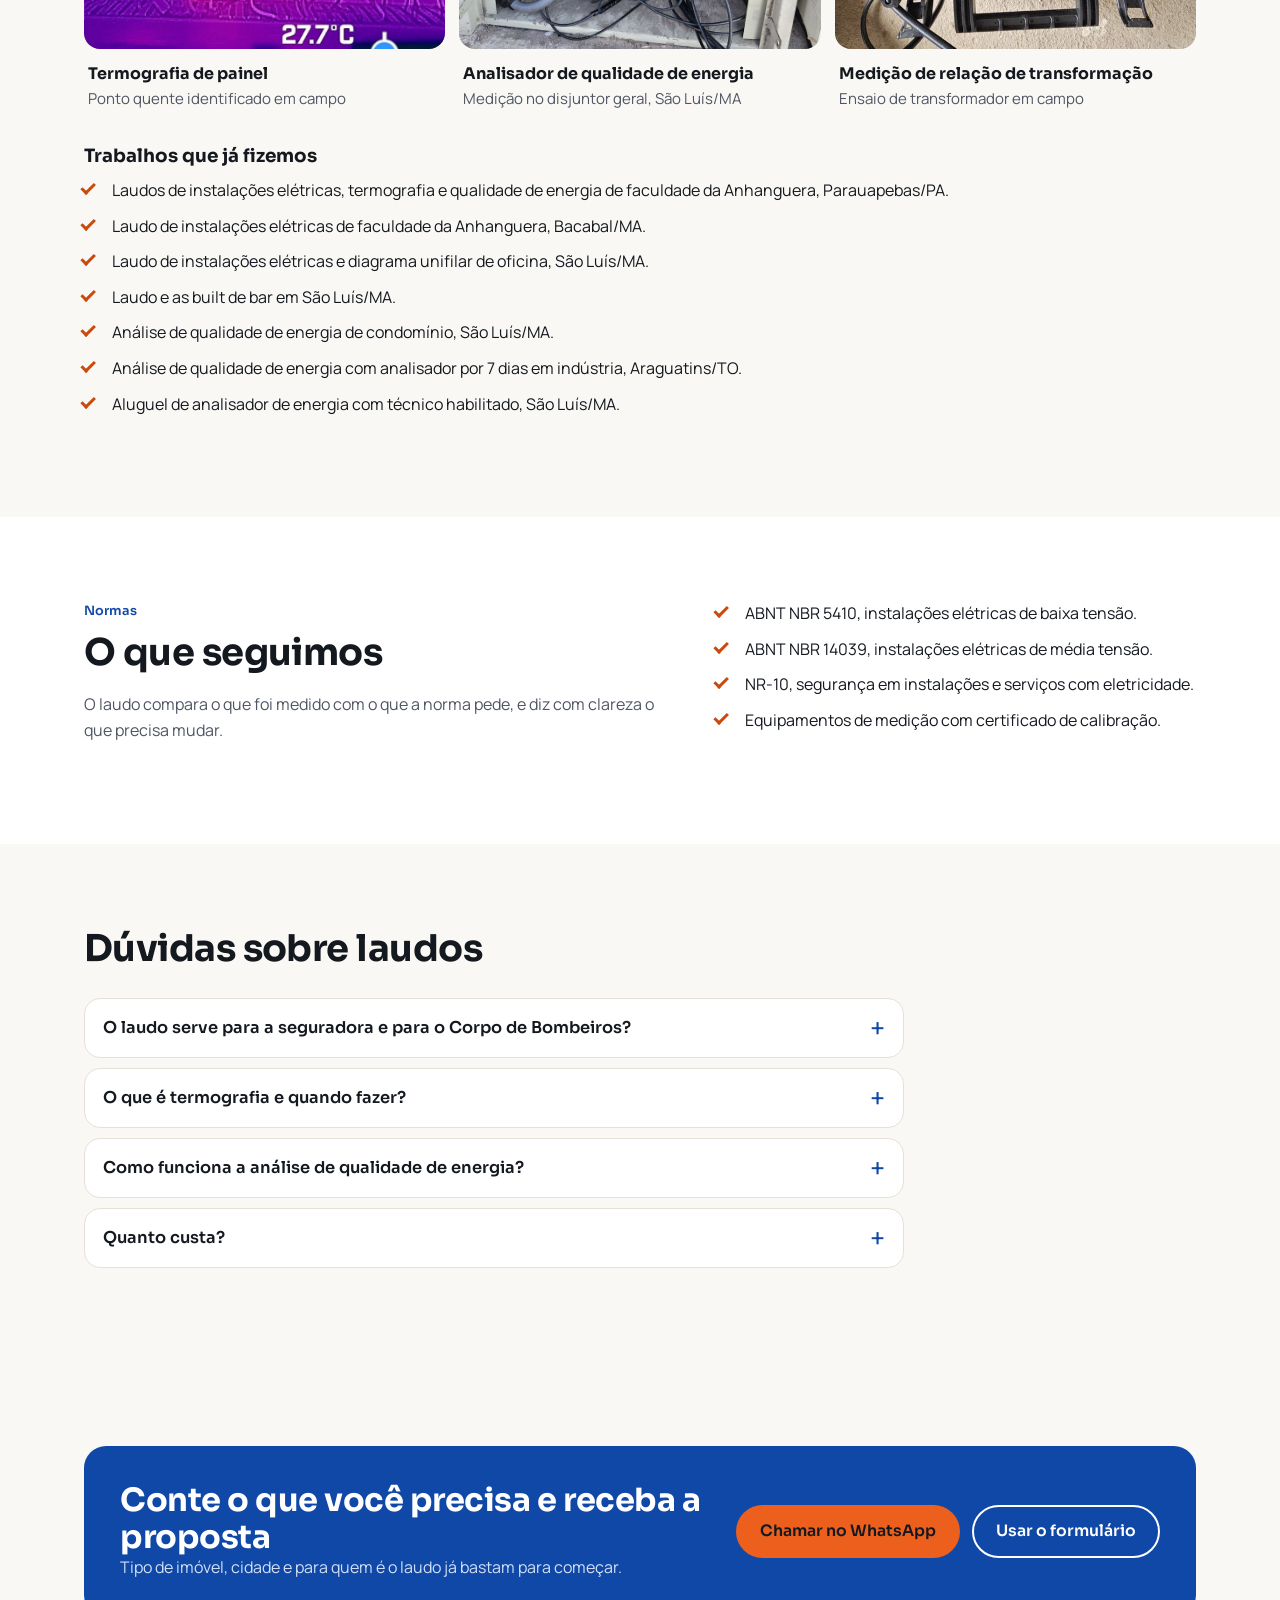
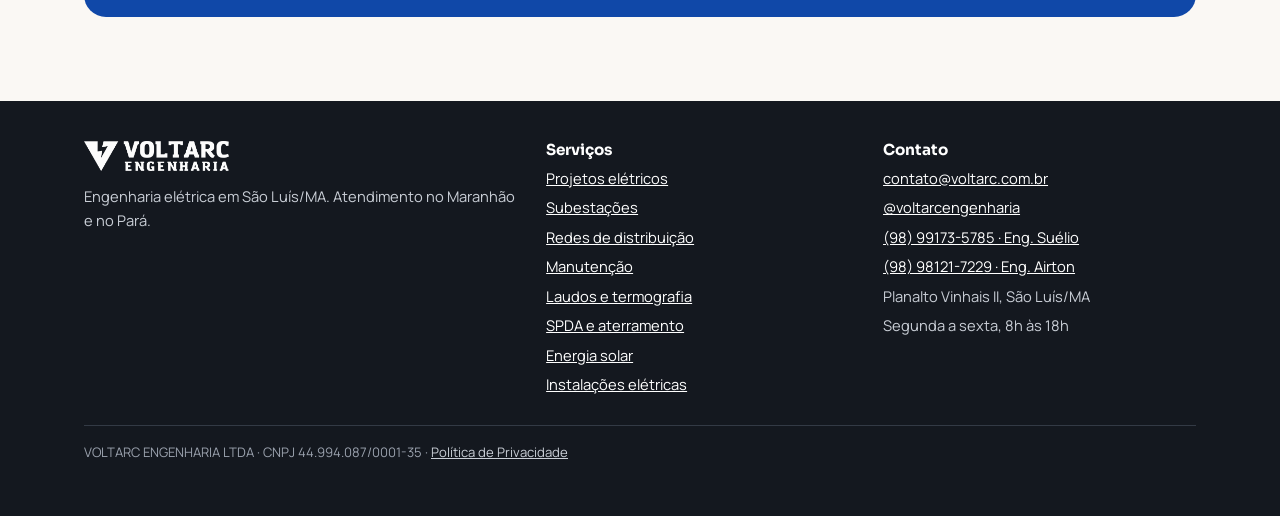
<file: servicos-laudos.html>
<!DOCTYPE html>
<html lang="pt-BR">
<head>
  <meta charset="utf-8">
  <link rel="icon" href="favicon.ico" sizes="any">
  <link rel="icon" type="image/png" sizes="32x32" href="favicon-32.png">
  <link rel="apple-touch-icon" href="apple-touch-icon.png">
  <meta name="viewport" content="width=device-width, initial-scale=1">
  <title>Laudo de instalações elétricas e termografia em São Luís - MA | Voltarc Engenharia</title>
  <meta name="description" content="Laudo de instalações elétricas, termografia, análise de qualidade de energia e unifilar as built, com ART. Voltarc Engenharia, São Luís - MA.">
  <link rel="preconnect" href="https://fonts.googleapis.com">
  <link rel="preconnect" href="https://fonts.gstatic.com" crossorigin>
  <link href="https://fonts.googleapis.com/css2?family=Manrope:wght@400;500;600;700;800&family=Sora:wght@600;700;800&display=swap" rel="stylesheet">
  <link rel="stylesheet" href="style.css">
</head>
<body>
<a class="skip" href="#conteudo">Ir para o conteúdo</a>

<header class="site-header">
  <div class="wrap header-in">
    <a class="brand" href="index.html" aria-label="Voltarc Engenharia, página inicial">
      <img src="assets/Engenharia%20Horizontal_Logo%20Azul.png" alt="Voltarc Engenharia" width="1109" height="229">
    </a>
    <nav class="nav" id="menu" aria-label="Principal">
      <a href="index.html#situacoes">Sua situação</a>
      <a href="index.html#servicos">Serviços</a>
      <a href="index.html#obras">Obras</a>
      <a href="index.html#por-que">Por que a Voltarc</a>
      <a href="index.html#faq">Dúvidas</a>
      <a href="index.html#contato">Contato</a>
    </nav>
    <a class="btn btn--accent btn--sm header-cta" href="https://wa.me/5598991735785?text=Ol%C3%A1%21%20Quero%20falar%20sobre%20laudo%20de%20instala%C3%A7%C3%B5es%20el%C3%A9tricas." target="_blank" rel="noopener" data-wa>
      <svg viewBox="0 0 24 24" aria-hidden="true"><path d="M12 3a9 9 0 0 0-7.8 13.5L3 21l4.6-1.2A9 9 0 1 0 12 3z" fill="none" stroke="currentColor" stroke-width="2" stroke-linejoin="round"/></svg>
      WhatsApp
    </a>
    <button class="menu-btn" type="button" aria-expanded="false" aria-controls="menu" aria-label="Abrir menu"><span></span></button>
  </div>
</header>

<main id="conteudo">
  <div class="wrap crumbs"><a href="index.html">Início</a> &rsaquo; <a href="index.html#servicos">Serviços</a> &rsaquo; Laudos e inspeções</div>

  <!-- ===== TOPO ===== -->
  <section class="page-hero">
    <div class="wrap two-col">
      <div>
        <p class="eyebrow">Laudos, termografia e qualidade de energia</p>
        <h1>Laudo de instalações elétricas com ART, para seguradora, bombeiros ou para a sua segurança</h1>
        <p class="lead" style="font-size:1.08rem;color:var(--muted)">Inspecionamos, medimos e entregamos um laudo claro: o que está certo, o que precisa de correção e o que fazer primeiro.</p>
        <div class="btn-row">
          <a class="btn btn--accent" href="https://wa.me/5598991735785?text=Ol%C3%A1%21%20Quero%20falar%20sobre%20laudo%20de%20instala%C3%A7%C3%B5es%20el%C3%A9tricas." target="_blank" rel="noopener" data-wa>
            <svg viewBox="0 0 24 24" aria-hidden="true"><path d="M12 3a9 9 0 0 0-7.8 13.5L3 21l4.6-1.2A9 9 0 1 0 12 3z" fill="none" stroke="currentColor" stroke-width="2" stroke-linejoin="round"/></svg>
            Falar sobre laudo
          </a>
          <a class="btn btn--ghost" href="#pedido">Pedir orçamento</a>
        </div>
      </div>
      <div>
        <img class="photo r-4x3" src="img/servicos/laudos-1.jpg" alt="Imagem termográfica de barramento de painel elétrico, com pontos de temperatura marcados" width="1050" height="1400" fetchpriority="high" style="object-position:50% 40%">
      </div>
    </div>
  </section>

  <!-- ===== O QUE RESOLVE ===== -->
  <section class="section section--white">
    <div class="wrap two-col">
      <div>
        <h2>Para quem precisa disto</h2>
        <ul class="checks">
          <li>A seguradora ou o Corpo de Bombeiros pediu laudo das instalações elétricas.</li>
          <li>Vai comprar, alugar ou reformar um imóvel e quer saber o estado da instalação.</li>
          <li>Tem quadro esquentando, disjuntor desarmando ou conta de energia que não bate.</li>
          <li>Quer um diagrama unifilar atualizado, as built, da instalação que existe.</li>
          <li>Precisa registrar o estado da instalação para auditoria ou para o cliente.</li>
        </ul>
      </div>
      <div>
        <h2>O que está incluído</h2>
        <ul class="checks">
          <li>Inspeção visual e medições em quadros e circuitos, em baixa e média tensão.</li>
          <li>Termografia de painéis, barramentos e conexões.</li>
          <li>Análise de qualidade de energia com analisador de rede, com opção de aluguel do equipamento com técnico.</li>
          <li>Laudo para seguradora e para o Corpo de Bombeiros.</li>
          <li>Diagrama unifilar as built.</li>
          <li>Relatório com fotos, resultados e recomendações, e ART.</li>
        </ul>
        <p class="ph-note">O escopo exato de cada obra vem na proposta.</p>
      </div>
    </div>
  </section>

  <section class="section">
    <div class="wrap">
      <div class="section-head">
        <p class="eyebrow">Qual laudo é o seu?</p>
        <h2>Instalações, termografia ou qualidade de energia</h2>
        <p>Na primeira conversa vemos o que você precisa e indicamos o laudo certo.</p>
      </div>
      <div class="types">
        <article class="type"><div class="type-body"><h3>Laudo de instalações elétricas</h3><p>Inspeção e medições da instalação de baixa e média tensão, com relatório e ART.</p></div></article>
        <article class="type"><div class="type-body"><h3>Termografia</h3><p>Imagem térmica de painéis e conexões para achar ponto quente antes de virar falha.</p></div></article>
        <article class="type"><div class="type-body"><h3>Qualidade de energia</h3><p>Medição com analisador de rede durante dias, para entender oscilações, desequilíbrios e consumo.</p></div></article>
      </div>
    </div>
  </section>

  <!-- ===== ETAPAS ===== -->
  <section class="section section--white">
    <div class="wrap">
      <div class="section-head">
        <p class="eyebrow">Como funciona</p>
        <h2>Da inspeção ao laudo</h2>
        <p>O prazo depende do tamanho da instalação e do período de medição, no caso do analisador.</p>
      </div>
      <ol class="steps-list">
        <li><b>Conversa e objetivo do laudo</b><span>Para quem é o laudo e o que ele precisa mostrar.</span></li>
        <li><b>Proposta com escopo</b><span>Quais quadros, pontos e medições entram.</span></li>
        <li><b>Inspeção e medições</b><span>Visita ao local, inspeção visual, medições, termografia e instalação do analisador, quando contratados.</span></li>
        <li><b>Análise dos dados</b><span>Conferimos o que foi medido e comparamos com as normas.</span></li>
        <li><b>Laudo com ART</b><span>Relatório com fotos, resultados, não conformidades e recomendações.</span></li>
        <li><b>Acompanhamento das correções</b><span>Se quiser, corrigimos o que o laudo apontou e atualizamos o diagrama.</span></li>
      </ol>
    </div>
  </section>

  <!-- ===== OBRAS ===== -->
  <section class="section">
    <div class="wrap">
      <div class="section-head">
        <p class="eyebrow">Obras</p>
        <h2>Medições e laudos em campo</h2>
      </div>
      <div class="ba-grid" style="grid-template-columns:repeat(auto-fit,minmax(240px,1fr))">
        <figure class="work" style="flex:none;margin:0">
          <img class="photo r-4x5" src="img/servicos/laudos-2.jpg" alt="Imagem termográfica de painel elétrico com ponto de temperatura elevada marcado" width="825" height="1100" loading="lazy" decoding="async" style="object-position:50% 40%">
          <figcaption><b>Termografia de painel</b><span>Ponto quente identificado em campo</span></figcaption>
        </figure>
        <figure class="work" style="flex:none;margin:0">
          <img class="photo r-4x5" src="img/servicos/laudos-3.jpg" alt="Analisador de qualidade de energia instalado no disjuntor geral de uma edificação" width="825" height="1100" loading="lazy" decoding="async" style="object-position:50% 45%">
          <figcaption><b>Analisador de qualidade de energia</b><span>Medição no disjuntor geral, São Luís/MA</span></figcaption>
        </figure>
        <figure class="work" style="flex:none;margin:0">
          <img class="photo r-4x5" src="img/servicos/laudos-4.jpg" alt="Equipamento portátil de medição de relação de transformação aberto em campo" width="619" height="1100" loading="lazy" decoding="async" style="object-position:50% 55%">
          <figcaption><b>Medição de relação de transformação</b><span>Ensaio de transformador em campo</span></figcaption>
        </figure>
      </div>
      <h3 style="margin:34px 0 12px">Trabalhos que já fizemos</h3>
      <ul class="checks">
          <li>Laudos de instalações elétricas, termografia e qualidade de energia de faculdade da Anhanguera, Parauapebas/PA.</li>
          <li>Laudo de instalações elétricas de faculdade da Anhanguera, Bacabal/MA.</li>
          <li>Laudo de instalações elétricas e diagrama unifilar de oficina, São Luís/MA.</li>
          <li>Laudo e as built de bar em São Luís/MA.</li>
          <li>Análise de qualidade de energia de condomínio, São Luís/MA.</li>
          <li>Análise de qualidade de energia com analisador por 7 dias em indústria, Araguatins/TO.</li>
          <li>Aluguel de analisador de energia com técnico habilitado, São Luís/MA.</li>
      </ul>
    </div>
  </section>

  <!-- ===== NORMAS ===== -->
  <section class="section section--white">
    <div class="wrap two-col">
      <div>
        <p class="eyebrow">Normas</p>
        <h2>O que seguimos</h2>
        <p style="color:var(--muted)">O laudo compara o que foi medido com o que a norma pede, e diz com clareza o que precisa mudar.</p>
      </div>
      <div>
        <ul class="checks">
          <li>ABNT NBR 5410, instalações elétricas de baixa tensão.</li>
          <li>ABNT NBR 14039, instalações elétricas de média tensão.</li>
          <li>NR-10, segurança em instalações e serviços com eletricidade.</li>
          <li>Equipamentos de medição com certificado de calibração.</li>
        </ul>
      </div>
    </div>
  </section>

  <!-- ===== FAQ DO SERVIÇO ===== -->
  <section class="section">
    <div class="wrap">
      <div class="section-head"><h2>Dúvidas sobre laudos</h2></div>
      <div class="faq">
        <details>
          <summary>O laudo serve para a seguradora e para o Corpo de Bombeiros?</summary>
          <div class="ans"><p>O laudo é emitido por engenheiro eletricista, com ART. Cada seguradora e o Corpo de Bombeiros têm as suas exigências, então peça a lista de itens e nós montamos o laudo de acordo.</p></div>
        </details>
        <details>
          <summary>O que é termografia e quando fazer?</summary>
          <div class="ans"><p>É a imagem térmica de quadros, barramentos e conexões. Ponto quente costuma indicar conexão frouxa ou sobrecarga, e aparece antes de virar falha. Vale fazer com a instalação em carga, em inspeção de rotina ou quando há suspeita de problema.</p></div>
        </details>
        <details>
          <summary>Como funciona a análise de qualidade de energia?</summary>
          <div class="ans"><p>Instalamos um analisador de rede no quadro por alguns dias, registramos tensão, corrente e variações, e entregamos o relatório com a análise. Também alugamos o analisador com técnico habilitado.</p></div>
        </details>
        <details>
          <summary>Quanto custa?</summary>
          <div class="ans"><p>Depende do porte e do escopo, então não há preço fechado sem conhecer o caso. Mande os dados pelo WhatsApp e retornamos com a proposta.</p></div>
        </details>
      </div>
    </div>
  </section>

  <!-- ===== CTA ===== -->
  <section class="section" id="pedido">
    <div class="wrap">
      <div class="cta-band">
        <div>
          <h2>Conte o que você precisa e receba a proposta</h2>
          <p>Tipo de imóvel, cidade e para quem é o laudo já bastam para começar.</p>
        </div>
        <div class="btn-row">
          <a class="btn btn--accent" href="https://wa.me/5598991735785?text=Ol%C3%A1%21%20Quero%20or%C3%A7amento%20de%20laudo%20el%C3%A9trico." target="_blank" rel="noopener" data-wa>Chamar no WhatsApp</a>
          <a class="btn btn--ghost-light" href="index.html#contato">Usar o formulário</a>
        </div>
      </div>
    </div>
  </section>
</main>

<footer class="site-footer">
  <div class="wrap">
    <div class="foot-grid">
      <div>
        <img src="assets/Engenharia%20Horizontal_Logo%20Branca.png" alt="Voltarc Engenharia" width="1109" height="229">
        <p>Engenharia elétrica em São Luís/MA. Atendimento no Maranhão e no Pará.</p>
      </div>
      <div>
        <h4>Serviços</h4>
        <ul>
          <li><a href="servicos-projetos.html">Projetos elétricos</a></li>
          <li><a href="servicos-subestacoes.html">Subestações</a></li>
          <li><a href="servicos-redes.html">Redes de distribuição</a></li>
          <li><a href="servicos-manutencao.html">Manutenção</a></li>
          <li><a href="servicos-laudos.html">Laudos e termografia</a></li>
          <li><a href="servicos-spda.html">SPDA e aterramento</a></li>
          <li><a href="servicos-solar.html">Energia solar</a></li>
          <li><a href="servicos-instalacoes.html">Instalações elétricas</a></li>
        </ul>
      </div>
      <div>
        <h4>Contato</h4>
        <ul>
          <li><a href="mailto:contato@voltarc.com.br">contato@voltarc.com.br</a></li>
          <li><a href="https://www.instagram.com/voltarcengenharia/" target="_blank" rel="noopener">@voltarcengenharia</a></li>
          <li><a href="https://wa.me/5598991735785" target="_blank" rel="noopener">(98) 99173-5785 · Eng. Suélio</a></li>
          <li><a href="https://wa.me/5598981217229" target="_blank" rel="noopener">(98) 98121-7229 · Eng. Airton</a></li>
          <li>Planalto Vinhais II, São Luís/MA</li>
          <li>Segunda a sexta, 8h às 18h</li>
        </ul>
      </div>
    </div>
    <p class="legal">VOLTARC ENGENHARIA LTDA · CNPJ 44.994.087/0001-35 · <a href="privacidade.html">Política de Privacidade</a></p>
  </div>
</footer>

<button class="wa-float" type="button" data-wa aria-haspopup="dialog" aria-expanded="false" aria-controls="wa-menu">
  <svg viewBox="0 0 24 24" aria-hidden="true"><path d="M12 3a9 9 0 0 0-7.8 13.5L3 21l4.6-1.2A9 9 0 1 0 12 3z" fill="none" stroke="currentColor" stroke-width="2" stroke-linejoin="round"/></svg>
  WhatsApp
</button>

<div class="wa-menu" id="wa-menu" role="dialog" aria-modal="false" aria-labelledby="wa-menu-t" hidden>
  <div class="wa-menu-head"><p class="wa-menu-t" id="wa-menu-t">Com quem você quer falar?</p><button class="wa-close" type="button" aria-label="Fechar">&times;</button></div>
  <a class="wa-opt" href="https://wa.me/5598991735785" data-n="5598991735785" target="_blank" rel="noopener"><b>Eng. Suélio L. de Alencar</b><span>(98) 99173-5785</span></a>
  <a class="wa-opt" href="https://wa.me/5598981217229" data-n="5598981217229" target="_blank" rel="noopener"><b>Eng. Airton Martins Carlos</b><span>(98) 98121-7229</span></a>
</div>

<script>
  // Menu mobile
  (function () {
    var btn = document.querySelector('.menu-btn');
    var nav = document.getElementById('menu');
    btn.addEventListener('click', function () {
      var open = nav.classList.toggle('open');
      btn.setAttribute('aria-expanded', open ? 'true' : 'false');
    });
    nav.addEventListener('click', function (e) {
      if (e.target.tagName === 'A') { nav.classList.remove('open'); btn.setAttribute('aria-expanded', 'false'); }
    });
  })();
  // Menu de escolha do WhatsApp (Esc e clique fora fecham)
  (function () {
    var menu = document.getElementById('wa-menu');
    if (!menu) return;
    var opts = menu.querySelectorAll('.wa-opt');
    var last = null;
    var defMsg = 'Olá! Vim pelo site da Voltarc e quero falar com um engenheiro.';
    var triggers = document.querySelectorAll('[data-wa]');
    for (var k = 0; k < triggers.length; k++) { triggers[k].setAttribute('aria-haspopup', 'dialog'); triggers[k].setAttribute('aria-expanded', 'false'); }
    function msgOf(el) {
      var h = el.getAttribute('href') || '';
      var i = h.indexOf('text=');
      if (i > -1) { try { return decodeURIComponent(h.slice(i + 5)); } catch (x) {} }
      return defMsg;
    }
    function openMenu(t) {
      last = t;
      var m = encodeURIComponent(msgOf(t));
      for (var i = 0; i < opts.length; i++) opts[i].href = 'https://wa.me/' + opts[i].getAttribute('data-n') + '?text=' + m;
      menu.hidden = false;
      for (var j = 0; j < triggers.length; j++) triggers[j].setAttribute('aria-expanded', triggers[j] === t ? 'true' : 'false');
      opts[0].focus();
    }
    function closeMenu(back) {
      if (menu.hidden) return;
      menu.hidden = true;
      for (var j = 0; j < triggers.length; j++) triggers[j].setAttribute('aria-expanded', 'false');
      if (back && last) last.focus();
    }
    document.addEventListener('click', function (e) {
      var t = e.target.closest ? e.target.closest('[data-wa]') : null;
      if (t) { e.preventDefault(); if (!menu.hidden && last === t) closeMenu(true); else openMenu(t); return; }
      if (menu.contains(e.target)) { if (e.target.closest('.wa-close')) closeMenu(true); else if (e.target.closest('.wa-opt')) setTimeout(function () { closeMenu(false); }, 150); return; }
      closeMenu(false);
    });
    document.addEventListener('keydown', function (e) { if (e.key === 'Escape') closeMenu(true); });
  })();
</script>
</body>
</html>
</file>
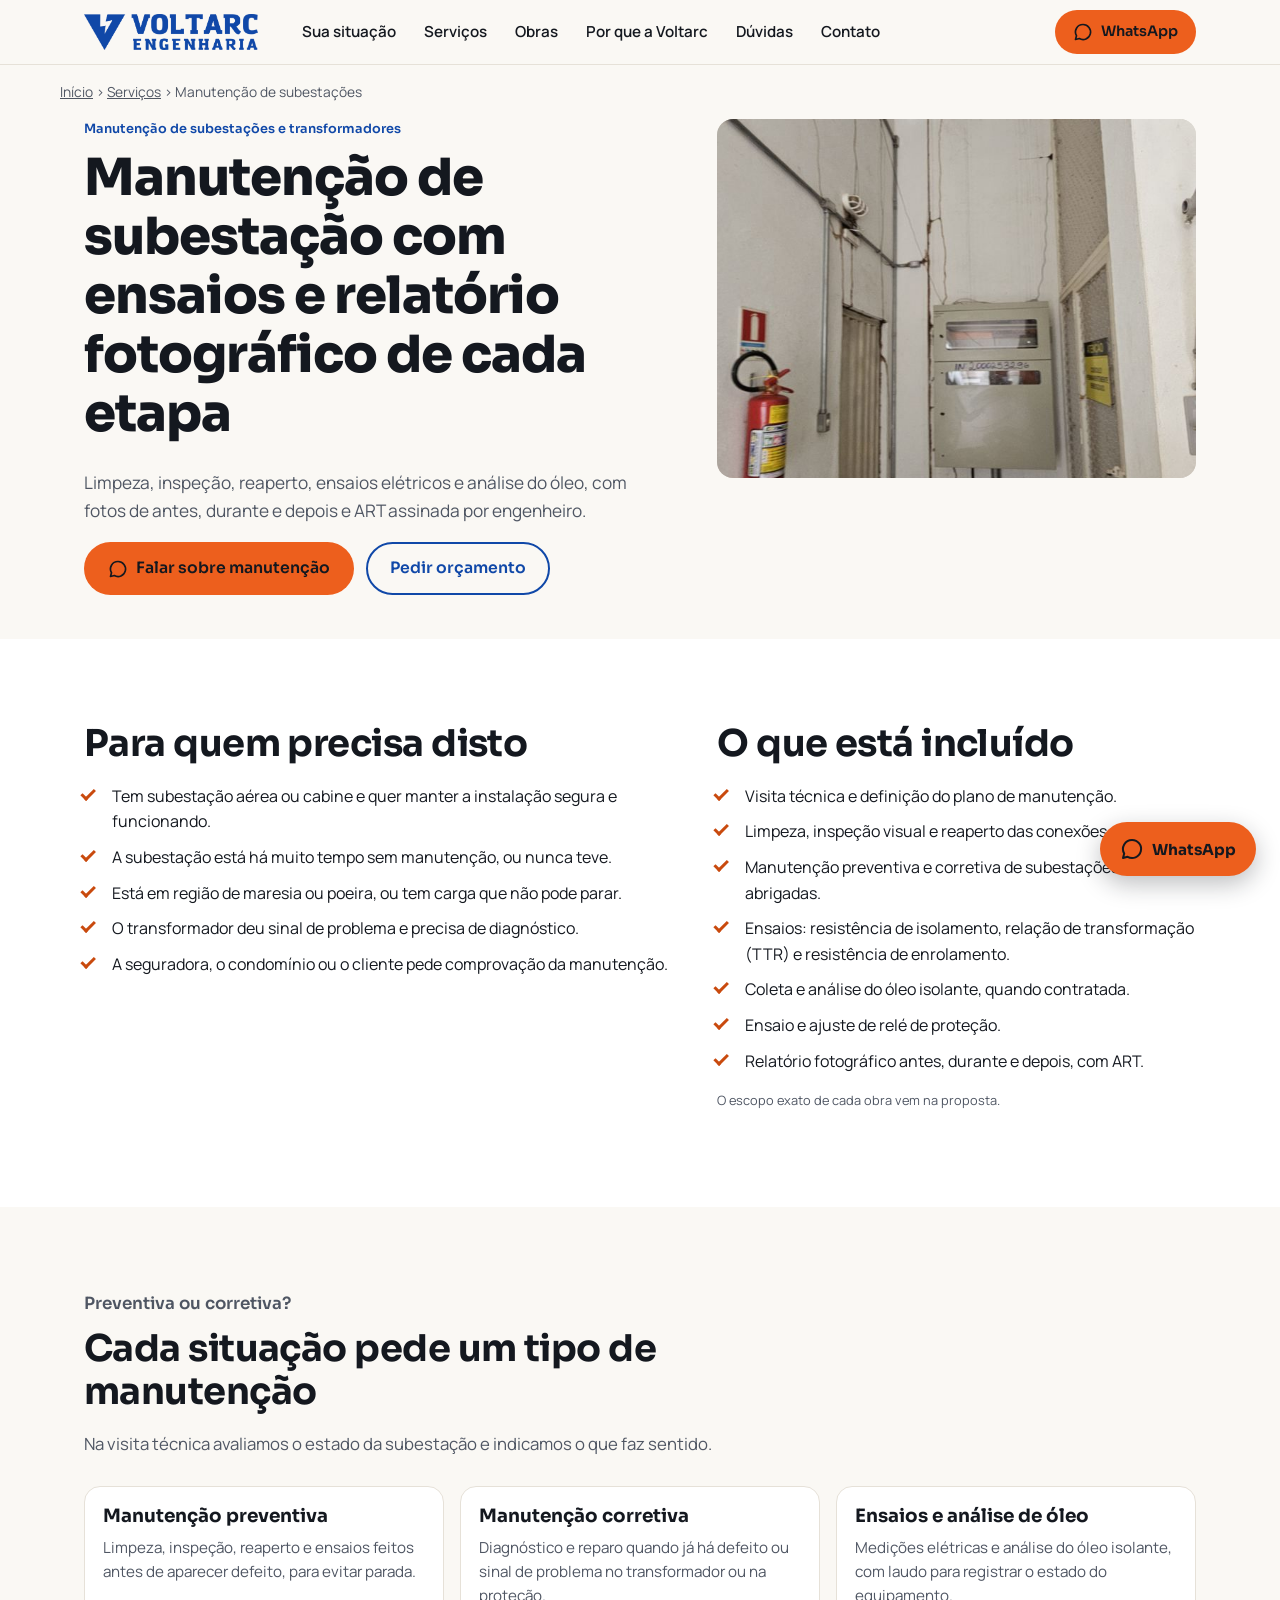
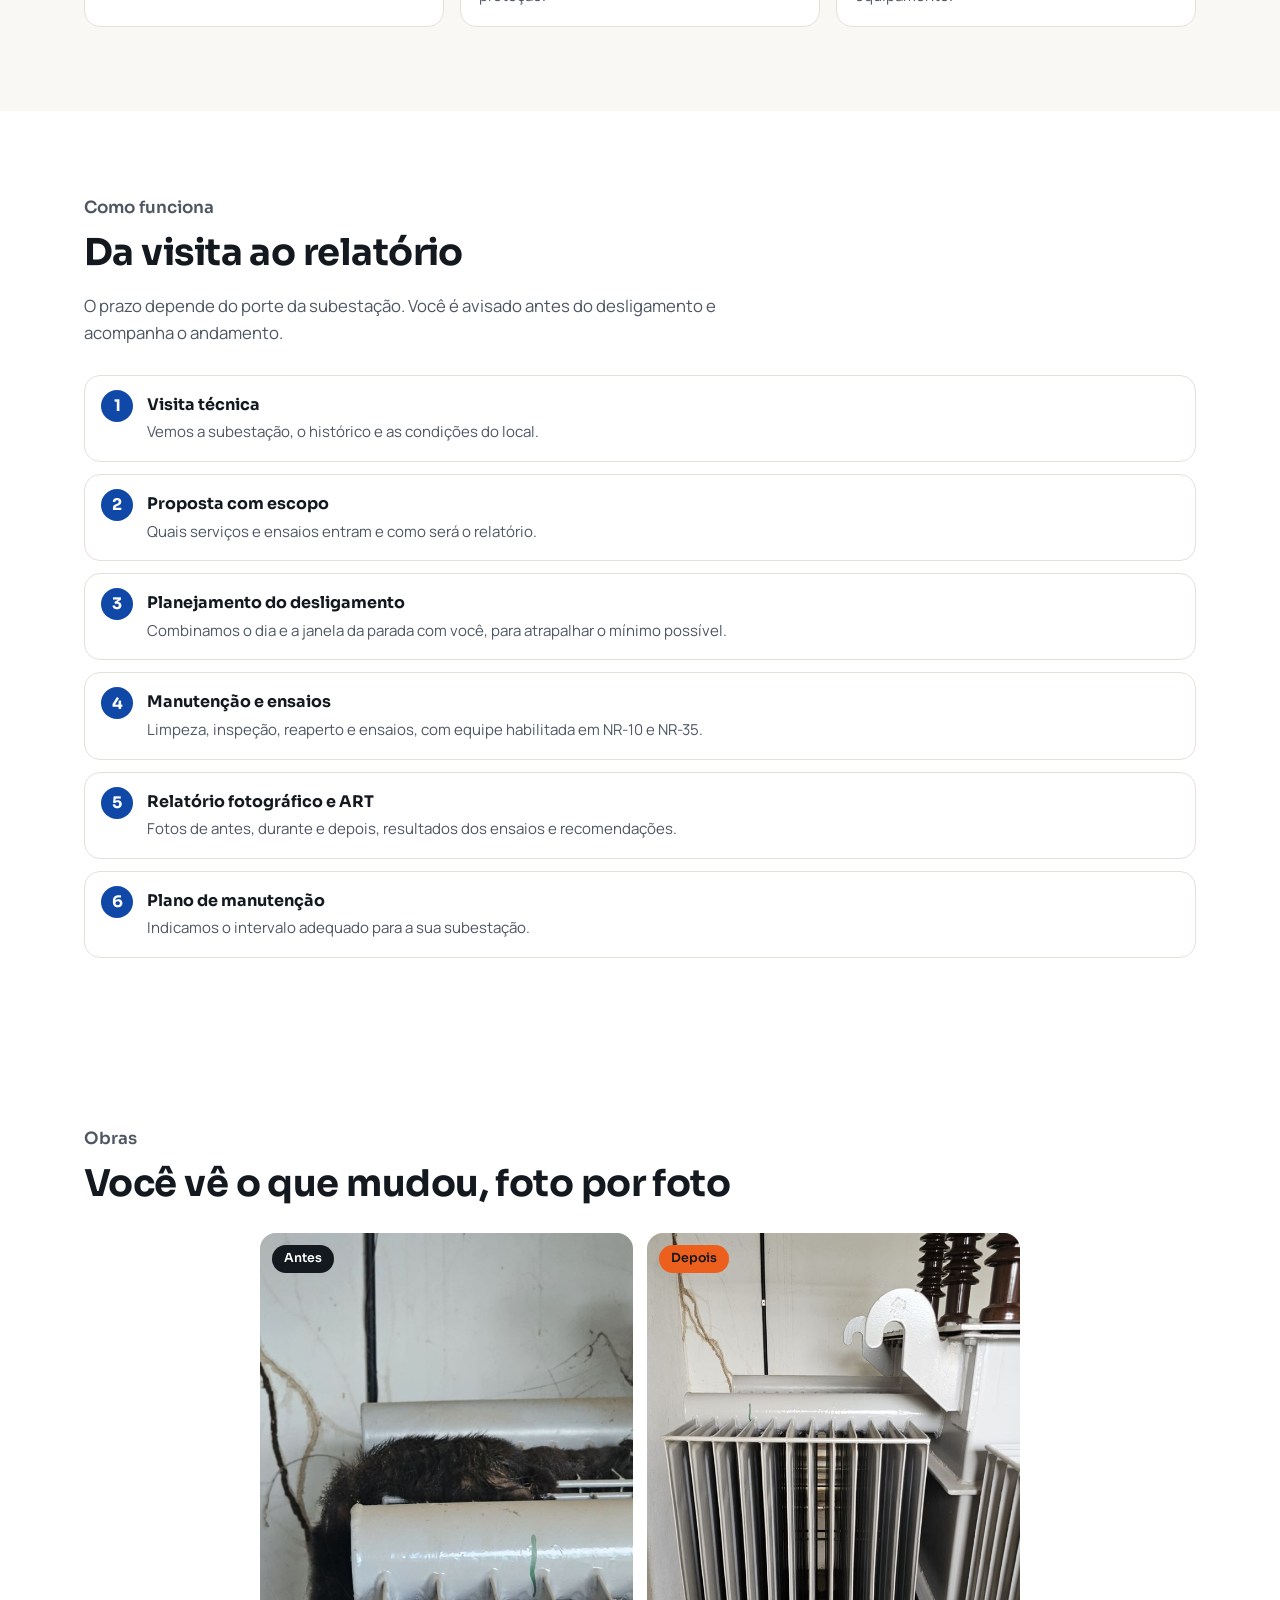
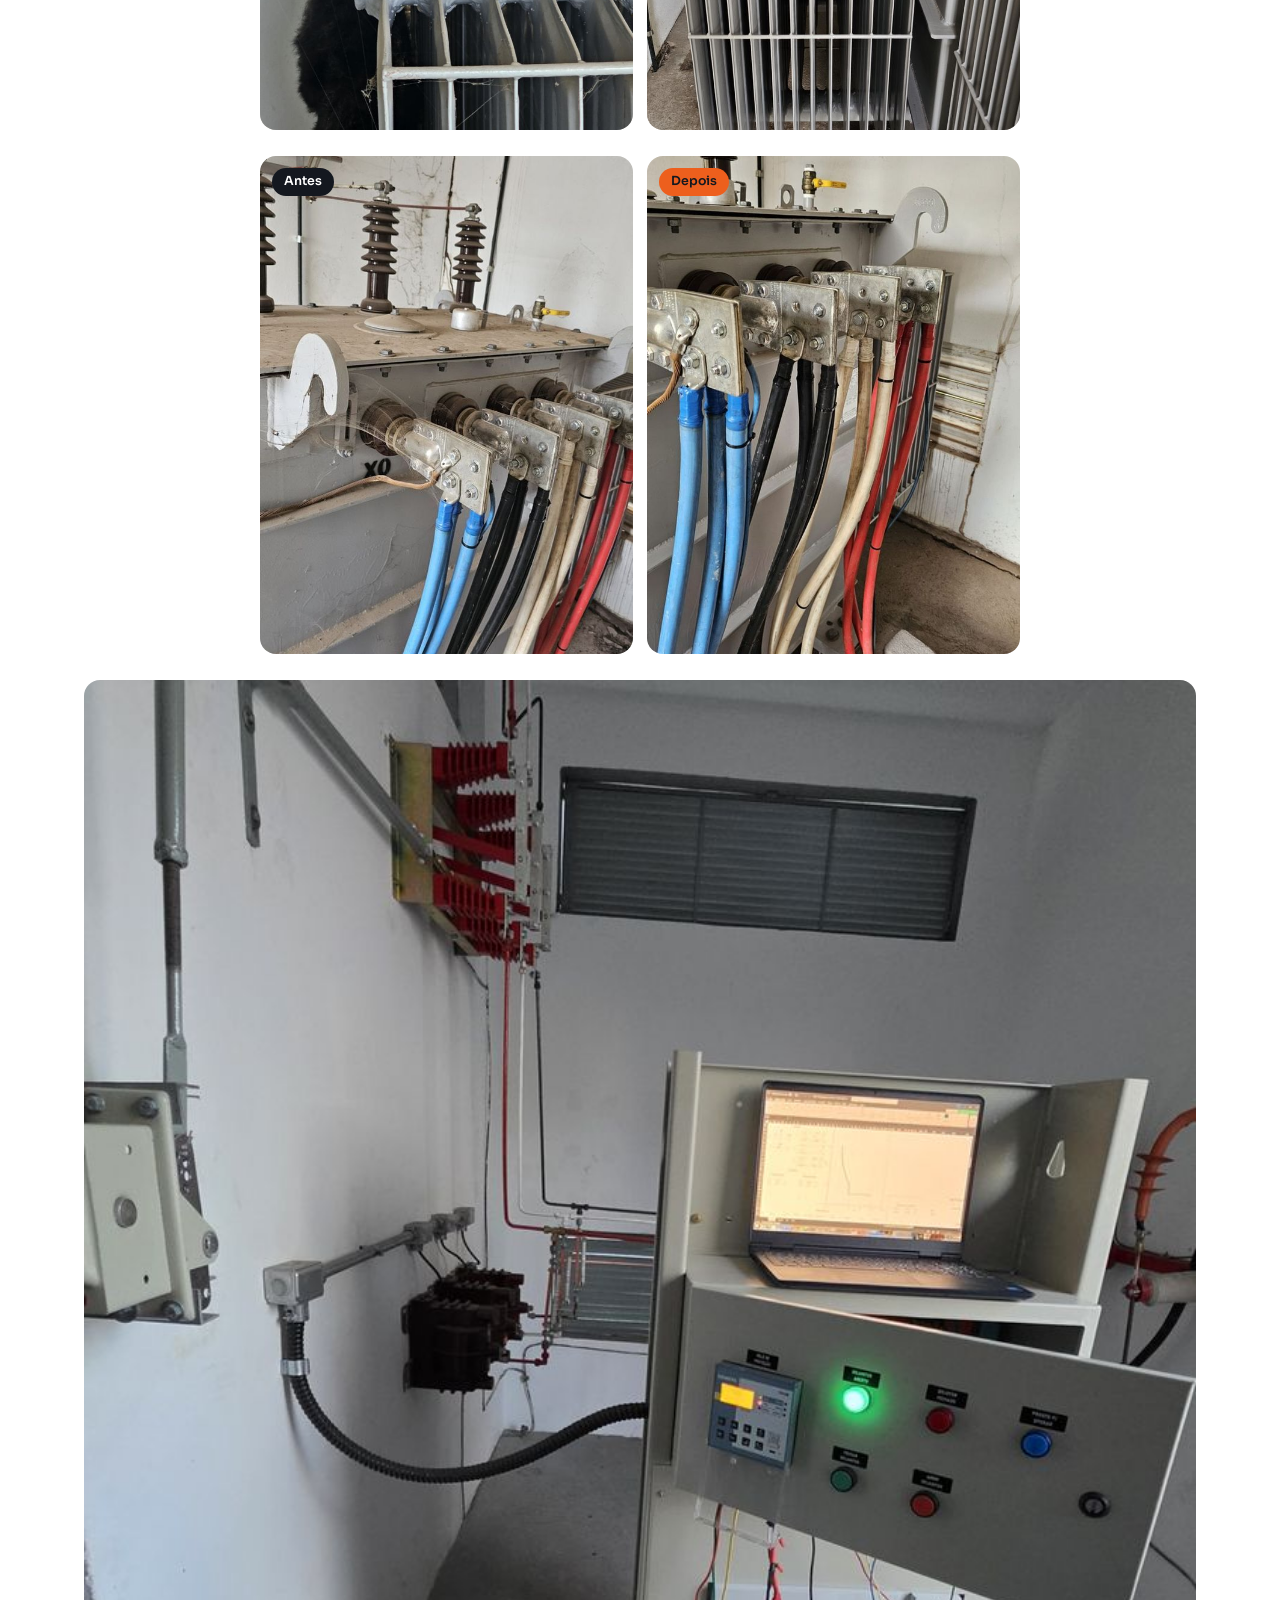
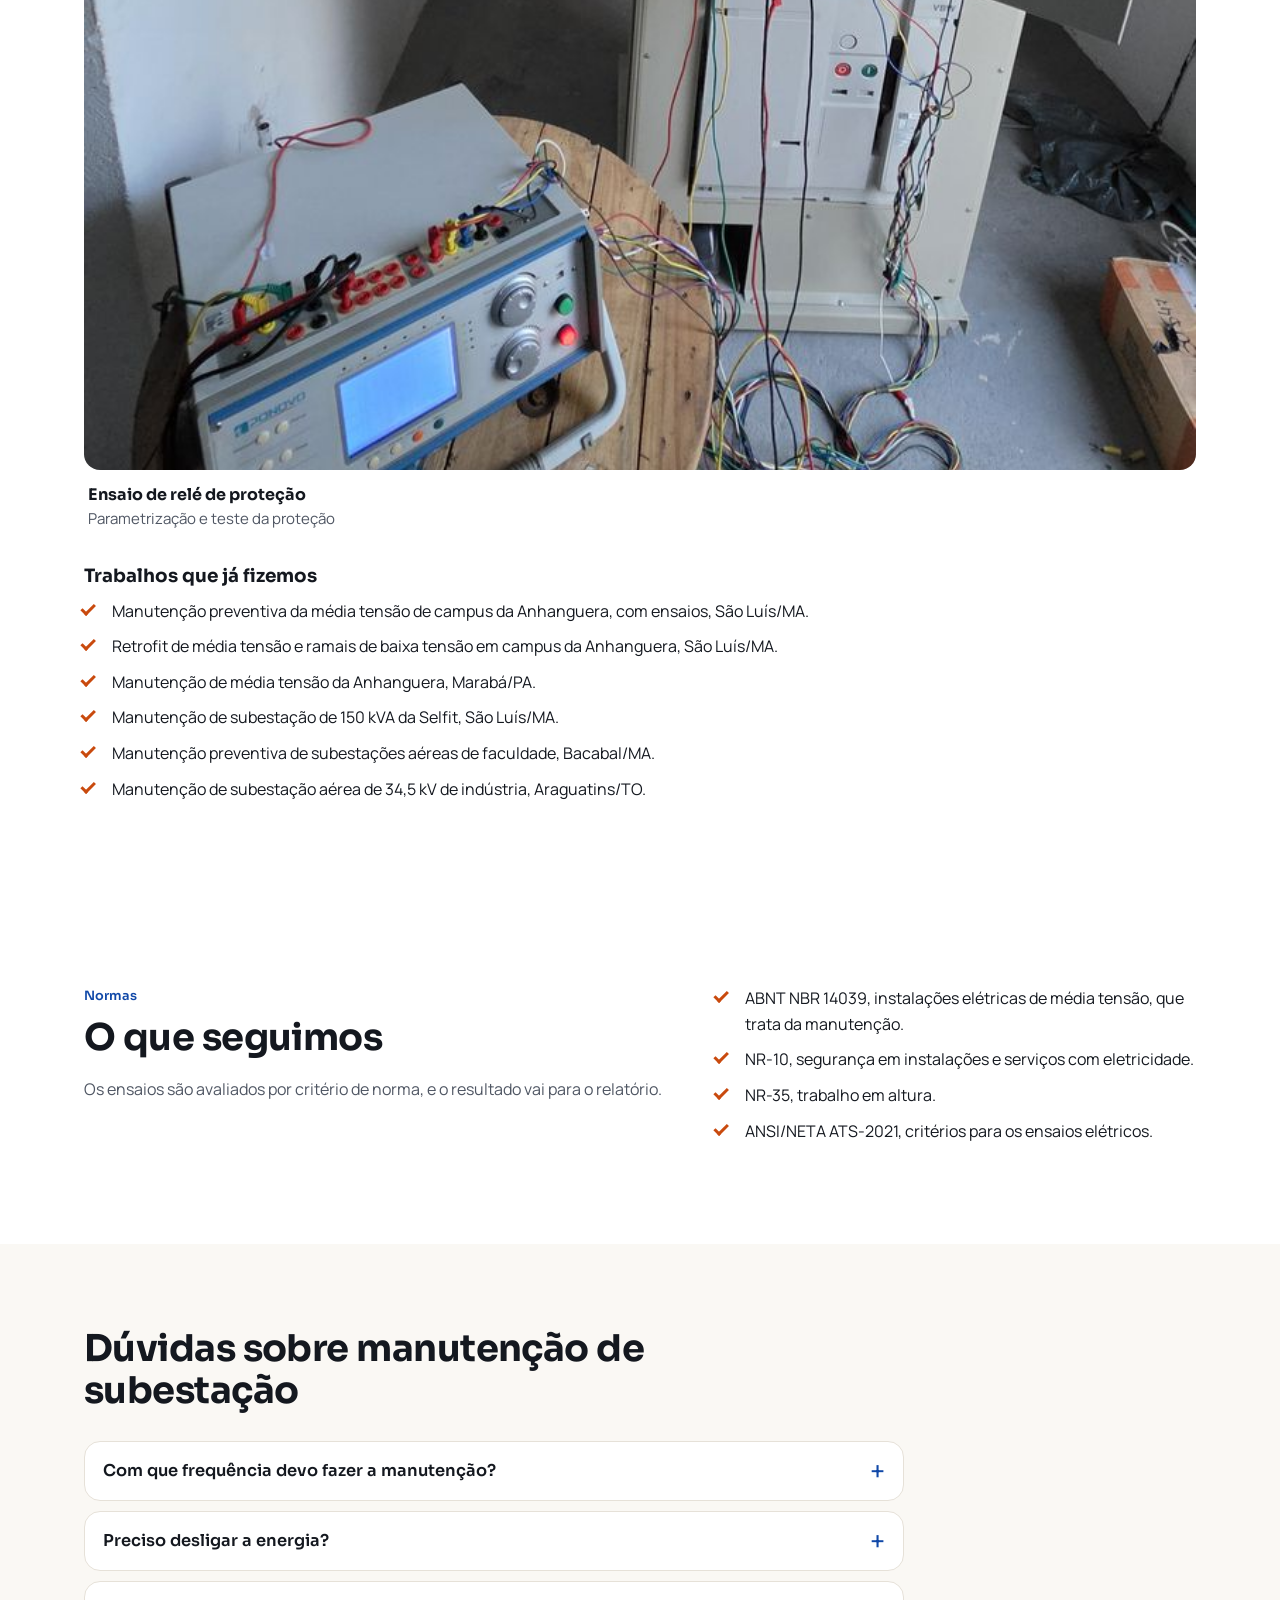
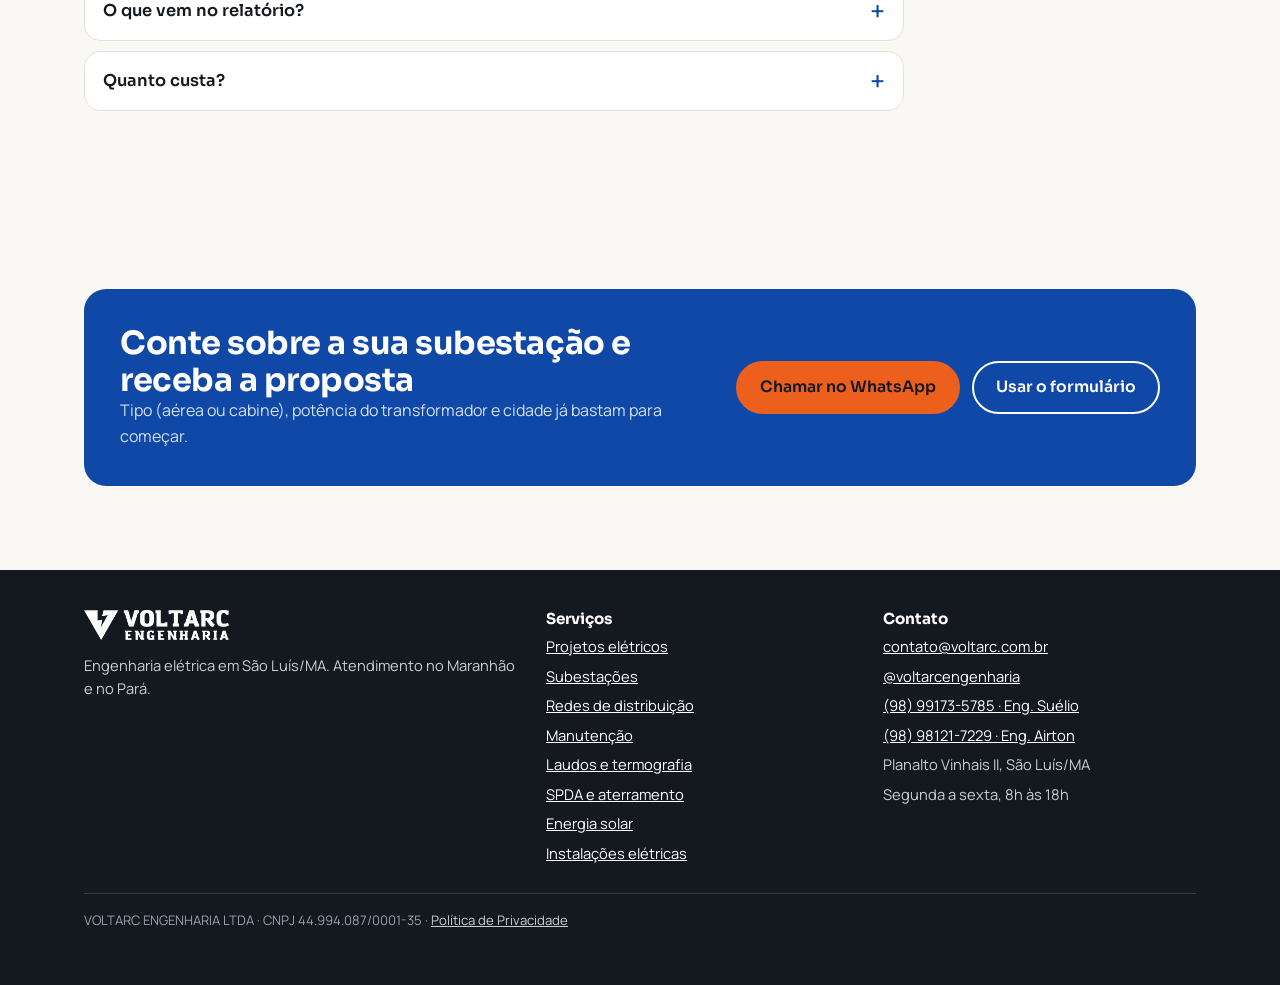
<file: servicos-manutencao.html>
<!DOCTYPE html>
<html lang="pt-BR">
<head>
  <meta charset="utf-8">
  <link rel="icon" href="favicon.ico" sizes="any">
  <link rel="icon" type="image/png" sizes="32x32" href="favicon-32.png">
  <link rel="apple-touch-icon" href="apple-touch-icon.png">
  <meta name="viewport" content="width=device-width, initial-scale=1">
  <title>Manutenção de subestação e transformador em São Luís - MA | Voltarc Engenharia</title>
  <meta name="description" content="Manutenção preventiva e corretiva de subestações e transformadores, com ensaios, análise de óleo e relatório fotográfico. Voltarc Engenharia, São Luís - MA.">
  <link rel="preconnect" href="https://fonts.googleapis.com">
  <link rel="preconnect" href="https://fonts.gstatic.com" crossorigin>
  <link href="https://fonts.googleapis.com/css2?family=Manrope:wght@400;500;600;700;800&family=Sora:wght@600;700;800&display=swap" rel="stylesheet">
  <link rel="stylesheet" href="style.css">
</head>
<body>
<a class="skip" href="#conteudo">Ir para o conteúdo</a>

<header class="site-header">
  <div class="wrap header-in">
    <a class="brand" href="index.html" aria-label="Voltarc Engenharia, página inicial">
      <img src="assets/Engenharia%20Horizontal_Logo%20Azul.png" alt="Voltarc Engenharia" width="1109" height="229">
    </a>
    <nav class="nav" id="menu" aria-label="Principal">
      <a href="index.html#situacoes">Sua situação</a>
      <a href="index.html#servicos">Serviços</a>
      <a href="index.html#obras">Obras</a>
      <a href="index.html#por-que">Por que a Voltarc</a>
      <a href="index.html#faq">Dúvidas</a>
      <a href="index.html#contato">Contato</a>
    </nav>
    <a class="btn btn--accent btn--sm header-cta" href="https://wa.me/5598991735785?text=Ol%C3%A1%21%20Quero%20falar%20sobre%20manuten%C3%A7%C3%A3o%20de%20subesta%C3%A7%C3%A3o." target="_blank" rel="noopener" data-wa>
      <svg viewBox="0 0 24 24" aria-hidden="true"><path d="M12 3a9 9 0 0 0-7.8 13.5L3 21l4.6-1.2A9 9 0 1 0 12 3z" fill="none" stroke="currentColor" stroke-width="2" stroke-linejoin="round"/></svg>
      WhatsApp
    </a>
    <button class="menu-btn" type="button" aria-expanded="false" aria-controls="menu" aria-label="Abrir menu"><span></span></button>
  </div>
</header>

<main id="conteudo">
  <div class="wrap crumbs"><a href="index.html">Início</a> &rsaquo; <a href="index.html#servicos">Serviços</a> &rsaquo; Manutenção de subestações</div>

  <!-- ===== TOPO ===== -->
  <section class="page-hero">
    <div class="wrap two-col">
      <div>
        <p class="eyebrow">Manutenção de subestações e transformadores</p>
        <h1>Manutenção de subestação com ensaios e relatório fotográfico de cada etapa</h1>
        <p class="lead" style="font-size:1.08rem;color:var(--muted)">Limpeza, inspeção, reaperto, ensaios elétricos e análise do óleo, com fotos de antes, durante e depois e ART assinada por engenheiro.</p>
        <div class="btn-row">
          <a class="btn btn--accent" href="https://wa.me/5598991735785?text=Ol%C3%A1%21%20Quero%20falar%20sobre%20manuten%C3%A7%C3%A3o%20de%20subesta%C3%A7%C3%A3o." target="_blank" rel="noopener" data-wa>
            <svg viewBox="0 0 24 24" aria-hidden="true"><path d="M12 3a9 9 0 0 0-7.8 13.5L3 21l4.6-1.2A9 9 0 1 0 12 3z" fill="none" stroke="currentColor" stroke-width="2" stroke-linejoin="round"/></svg>
            Falar sobre manutenção
          </a>
          <a class="btn btn--ghost" href="#pedido">Pedir orçamento</a>
        </div>
      </div>
      <div>
        <img class="photo r-4x3" src="img/servicos/manutencao-1.jpg" alt="Quadro de medição em média tensão limpo e organizado dentro da cabine, após a manutenção" width="676" height="1200" fetchpriority="high" style="object-position:50% 45%">
      </div>
    </div>
  </section>

  <!-- ===== O QUE RESOLVE ===== -->
  <section class="section section--white">
    <div class="wrap two-col">
      <div>
        <h2>Para quem precisa disto</h2>
        <ul class="checks">
          <li>Tem subestação aérea ou cabine e quer manter a instalação segura e funcionando.</li>
          <li>A subestação está há muito tempo sem manutenção, ou nunca teve.</li>
          <li>Está em região de maresia ou poeira, ou tem carga que não pode parar.</li>
          <li>O transformador deu sinal de problema e precisa de diagnóstico.</li>
          <li>A seguradora, o condomínio ou o cliente pede comprovação da manutenção.</li>
        </ul>
      </div>
      <div>
        <h2>O que está incluído</h2>
        <ul class="checks">
          <li>Visita técnica e definição do plano de manutenção.</li>
          <li>Limpeza, inspeção visual e reaperto das conexões.</li>
          <li>Manutenção preventiva e corretiva de subestações aéreas e abrigadas.</li>
          <li>Ensaios: resistência de isolamento, relação de transformação (TTR) e resistência de enrolamento.</li>
          <li>Coleta e análise do óleo isolante, quando contratada.</li>
          <li>Ensaio e ajuste de relé de proteção.</li>
          <li>Relatório fotográfico antes, durante e depois, com ART.</li>
        </ul>
        <p class="ph-note">O escopo exato de cada obra vem na proposta.</p>
      </div>
    </div>
  </section>

  <section class="section">
    <div class="wrap">
      <div class="section-head">
        <p class="eyebrow">Preventiva ou corretiva?</p>
        <h2>Cada situação pede um tipo de manutenção</h2>
        <p>Na visita técnica avaliamos o estado da subestação e indicamos o que faz sentido.</p>
      </div>
      <div class="types">
        <article class="type"><div class="type-body"><h3>Manutenção preventiva</h3><p>Limpeza, inspeção, reaperto e ensaios feitos antes de aparecer defeito, para evitar parada.</p></div></article>
        <article class="type"><div class="type-body"><h3>Manutenção corretiva</h3><p>Diagnóstico e reparo quando já há defeito ou sinal de problema no transformador ou na proteção.</p></div></article>
        <article class="type"><div class="type-body"><h3>Ensaios e análise de óleo</h3><p>Medições elétricas e análise do óleo isolante, com laudo para registrar o estado do equipamento.</p></div></article>
      </div>
    </div>
  </section>

  <!-- ===== ETAPAS ===== -->
  <section class="section section--white">
    <div class="wrap">
      <div class="section-head">
        <p class="eyebrow">Como funciona</p>
        <h2>Da visita ao relatório</h2>
        <p>O prazo depende do porte da subestação. Você é avisado antes do desligamento e acompanha o andamento.</p>
      </div>
      <ol class="steps-list">
        <li><b>Visita técnica</b><span>Vemos a subestação, o histórico e as condições do local.</span></li>
        <li><b>Proposta com escopo</b><span>Quais serviços e ensaios entram e como será o relatório.</span></li>
        <li><b>Planejamento do desligamento</b><span>Combinamos o dia e a janela da parada com você, para atrapalhar o mínimo possível.</span></li>
        <li><b>Manutenção e ensaios</b><span>Limpeza, inspeção, reaperto e ensaios, com equipe habilitada em NR-10 e NR-35.</span></li>
        <li><b>Relatório fotográfico e ART</b><span>Fotos de antes, durante e depois, resultados dos ensaios e recomendações.</span></li>
        <li><b>Plano de manutenção</b><span>Indicamos o intervalo adequado para a sua subestação.</span></li>
      </ol>
    </div>
  </section>

  <!-- ===== OBRAS ===== -->
  <section class="section section--white">
    <div class="wrap">
      <div class="section-head">
        <p class="eyebrow">Obras</p>
        <h2>Você vê o que mudou, foto por foto</h2>
      </div>
      <div class="ba-grid ba-grid--pair">
        <figure class="ba-item">
          <span class="tag">Antes</span>
          <img class="photo r-3x4" src="img/antes-radiador.jpg" alt="Radiador do transformador antes da limpeza, com sujeira acumulada e ninho entre as aletas" width="676" height="1200" loading="lazy" decoding="async" style="object-position:50% 22%">
        </figure>
        <figure class="ba-item">
          <span class="tag tag--after">Depois</span>
          <img class="photo r-3x4" src="img/depois-radiador.jpg" alt="Radiador do transformador limpo após a manutenção" width="676" height="1200" loading="lazy" decoding="async" style="object-position:50% 25%">
        </figure>
      </div>
      <div class="ba-grid ba-grid--pair">
        <figure class="ba-item">
          <span class="tag">Antes</span>
          <img class="photo r-3x4" src="img/servicos/manutencao-2.jpg" alt="Buchas de baixa tensão do transformador antes da manutenção, com poeira e acúmulo de sujeira" width="620" height="1100" loading="lazy" decoding="async" style="object-position:50% 50%">
        </figure>
        <figure class="ba-item">
          <span class="tag tag--after">Depois</span>
          <img class="photo r-3x4" src="img/servicos/manutencao-3.jpg" alt="Buchas de baixa tensão do transformador limpas e com conexões revisadas após a manutenção" width="620" height="1100" loading="lazy" decoding="async" style="object-position:50% 50%">
        </figure>
      </div>
      <div class="ba-grid" style="grid-template-columns:repeat(auto-fit,minmax(240px,1fr))">
        <figure class="work" style="flex:none;margin:0">
          <img class="photo r-4x5" src="img/ensaio-rele-protecao.jpg" alt="Ensaio de relé de proteção com notebook ligado ao equipamento no painel" width="788" height="1400" loading="lazy" decoding="async" style="object-position:50% 50%">
          <figcaption><b>Ensaio de relé de proteção</b><span>Parametrização e teste da proteção</span></figcaption>
        </figure>
      </div>
      <h3 style="margin:34px 0 12px">Trabalhos que já fizemos</h3>
      <ul class="checks">
          <li>Manutenção preventiva da média tensão de campus da Anhanguera, com ensaios, São Luís/MA.</li>
          <li>Retrofit de média tensão e ramais de baixa tensão em campus da Anhanguera, São Luís/MA.</li>
          <li>Manutenção de média tensão da Anhanguera, Marabá/PA.</li>
          <li>Manutenção de subestação de 150 kVA da Selfit, São Luís/MA.</li>
          <li>Manutenção preventiva de subestações aéreas de faculdade, Bacabal/MA.</li>
          <li>Manutenção de subestação aérea de 34,5 kV de indústria, Araguatins/TO.</li>
      </ul>
    </div>
  </section>

  <!-- ===== NORMAS ===== -->
  <section class="section section--white">
    <div class="wrap two-col">
      <div>
        <p class="eyebrow">Normas</p>
        <h2>O que seguimos</h2>
        <p style="color:var(--muted)">Os ensaios são avaliados por critério de norma, e o resultado vai para o relatório.</p>
      </div>
      <div>
        <ul class="checks">
          <li>ABNT NBR 14039, instalações elétricas de média tensão, que trata da manutenção.</li>
          <li>NR-10, segurança em instalações e serviços com eletricidade.</li>
          <li>NR-35, trabalho em altura.</li>
          <li>ANSI/NETA ATS-2021, critérios para os ensaios elétricos.</li>
        </ul>
      </div>
    </div>
  </section>

  <!-- ===== FAQ DO SERVIÇO ===== -->
  <section class="section">
    <div class="wrap">
      <div class="section-head"><h2>Dúvidas sobre manutenção de subestação</h2></div>
      <div class="faq">
        <details>
          <summary>Com que frequência devo fazer a manutenção?</summary>
          <div class="ans"><p>Recomendamos manutenção preventiva uma vez por ano. Em ambiente com maresia, poeira ou carga crítica, o ideal é a cada seis meses. Como cada instalação é diferente, definimos o intervalo na visita técnica e registramos no plano de manutenção.</p></div>
        </details>
        <details>
          <summary>Preciso desligar a energia?</summary>
          <div class="ans"><p>Para limpar, reapertar e ensaiar com segurança, sim, é preciso desligar a subestação. Combinamos o dia e o horário com você antes, para reduzir o impacto.</p></div>
        </details>
        <details>
          <summary>O que vem no relatório?</summary>
          <div class="ans"><p>Fotos de antes, durante e depois, os resultados dos ensaios, as não conformidades encontradas, as recomendações e a ART.</p></div>
        </details>
        <details>
          <summary>Quanto custa?</summary>
          <div class="ans"><p>Depende do porte e do escopo, então não há preço fechado sem conhecer o caso. Mande os dados pelo WhatsApp e retornamos com a proposta.</p></div>
        </details>
      </div>
    </div>
  </section>

  <!-- ===== CTA ===== -->
  <section class="section" id="pedido">
    <div class="wrap">
      <div class="cta-band">
        <div>
          <h2>Conte sobre a sua subestação e receba a proposta</h2>
          <p>Tipo (aérea ou cabine), potência do transformador e cidade já bastam para começar.</p>
        </div>
        <div class="btn-row">
          <a class="btn btn--accent" href="https://wa.me/5598991735785?text=Ol%C3%A1%21%20Quero%20or%C3%A7amento%20de%20manuten%C3%A7%C3%A3o%20de%20subesta%C3%A7%C3%A3o." target="_blank" rel="noopener" data-wa>Chamar no WhatsApp</a>
          <a class="btn btn--ghost-light" href="index.html#contato">Usar o formulário</a>
        </div>
      </div>
    </div>
  </section>
</main>

<footer class="site-footer">
  <div class="wrap">
    <div class="foot-grid">
      <div>
        <img src="assets/Engenharia%20Horizontal_Logo%20Branca.png" alt="Voltarc Engenharia" width="1109" height="229">
        <p>Engenharia elétrica em São Luís/MA. Atendimento no Maranhão e no Pará.</p>
      </div>
      <div>
        <h4>Serviços</h4>
        <ul>
          <li><a href="servicos-projetos.html">Projetos elétricos</a></li>
          <li><a href="servicos-subestacoes.html">Subestações</a></li>
          <li><a href="servicos-redes.html">Redes de distribuição</a></li>
          <li><a href="servicos-manutencao.html">Manutenção</a></li>
          <li><a href="servicos-laudos.html">Laudos e termografia</a></li>
          <li><a href="servicos-spda.html">SPDA e aterramento</a></li>
          <li><a href="servicos-solar.html">Energia solar</a></li>
          <li><a href="servicos-instalacoes.html">Instalações elétricas</a></li>
        </ul>
      </div>
      <div>
        <h4>Contato</h4>
        <ul>
          <li><a href="mailto:contato@voltarc.com.br">contato@voltarc.com.br</a></li>
          <li><a href="https://www.instagram.com/voltarcengenharia/" target="_blank" rel="noopener">@voltarcengenharia</a></li>
          <li><a href="https://wa.me/5598991735785" target="_blank" rel="noopener">(98) 99173-5785 · Eng. Suélio</a></li>
          <li><a href="https://wa.me/5598981217229" target="_blank" rel="noopener">(98) 98121-7229 · Eng. Airton</a></li>
          <li>Planalto Vinhais II, São Luís/MA</li>
          <li>Segunda a sexta, 8h às 18h</li>
        </ul>
      </div>
    </div>
    <p class="legal">VOLTARC ENGENHARIA LTDA · CNPJ 44.994.087/0001-35 · <a href="privacidade.html">Política de Privacidade</a></p>
  </div>
</footer>

<button class="wa-float" type="button" data-wa aria-haspopup="dialog" aria-expanded="false" aria-controls="wa-menu">
  <svg viewBox="0 0 24 24" aria-hidden="true"><path d="M12 3a9 9 0 0 0-7.8 13.5L3 21l4.6-1.2A9 9 0 1 0 12 3z" fill="none" stroke="currentColor" stroke-width="2" stroke-linejoin="round"/></svg>
  WhatsApp
</button>

<div class="wa-menu" id="wa-menu" role="dialog" aria-modal="false" aria-labelledby="wa-menu-t" hidden>
  <div class="wa-menu-head"><p class="wa-menu-t" id="wa-menu-t">Com quem você quer falar?</p><button class="wa-close" type="button" aria-label="Fechar">&times;</button></div>
  <a class="wa-opt" href="https://wa.me/5598991735785" data-n="5598991735785" target="_blank" rel="noopener"><b>Eng. Suélio L. de Alencar</b><span>(98) 99173-5785</span></a>
  <a class="wa-opt" href="https://wa.me/5598981217229" data-n="5598981217229" target="_blank" rel="noopener"><b>Eng. Airton Martins Carlos</b><span>(98) 98121-7229</span></a>
</div>

<script>
  // Menu mobile
  (function () {
    var btn = document.querySelector('.menu-btn');
    var nav = document.getElementById('menu');
    btn.addEventListener('click', function () {
      var open = nav.classList.toggle('open');
      btn.setAttribute('aria-expanded', open ? 'true' : 'false');
    });
    nav.addEventListener('click', function (e) {
      if (e.target.tagName === 'A') { nav.classList.remove('open'); btn.setAttribute('aria-expanded', 'false'); }
    });
  })();
  // Menu de escolha do WhatsApp (Esc e clique fora fecham)
  (function () {
    var menu = document.getElementById('wa-menu');
    if (!menu) return;
    var opts = menu.querySelectorAll('.wa-opt');
    var last = null;
    var defMsg = 'Olá! Vim pelo site da Voltarc e quero falar com um engenheiro.';
    var triggers = document.querySelectorAll('[data-wa]');
    for (var k = 0; k < triggers.length; k++) { triggers[k].setAttribute('aria-haspopup', 'dialog'); triggers[k].setAttribute('aria-expanded', 'false'); }
    function msgOf(el) {
      var h = el.getAttribute('href') || '';
      var i = h.indexOf('text=');
      if (i > -1) { try { return decodeURIComponent(h.slice(i + 5)); } catch (x) {} }
      return defMsg;
    }
    function openMenu(t) {
      last = t;
      var m = encodeURIComponent(msgOf(t));
      for (var i = 0; i < opts.length; i++) opts[i].href = 'https://wa.me/' + opts[i].getAttribute('data-n') + '?text=' + m;
      menu.hidden = false;
      for (var j = 0; j < triggers.length; j++) triggers[j].setAttribute('aria-expanded', triggers[j] === t ? 'true' : 'false');
      opts[0].focus();
    }
    function closeMenu(back) {
      if (menu.hidden) return;
      menu.hidden = true;
      for (var j = 0; j < triggers.length; j++) triggers[j].setAttribute('aria-expanded', 'false');
      if (back && last) last.focus();
    }
    document.addEventListener('click', function (e) {
      var t = e.target.closest ? e.target.closest('[data-wa]') : null;
      if (t) { e.preventDefault(); if (!menu.hidden && last === t) closeMenu(true); else openMenu(t); return; }
      if (menu.contains(e.target)) { if (e.target.closest('.wa-close')) closeMenu(true); else if (e.target.closest('.wa-opt')) setTimeout(function () { closeMenu(false); }, 150); return; }
      closeMenu(false);
    });
    document.addEventListener('keydown', function (e) { if (e.key === 'Escape') closeMenu(true); });
  })();
</script>
</body>
</html>
</file>
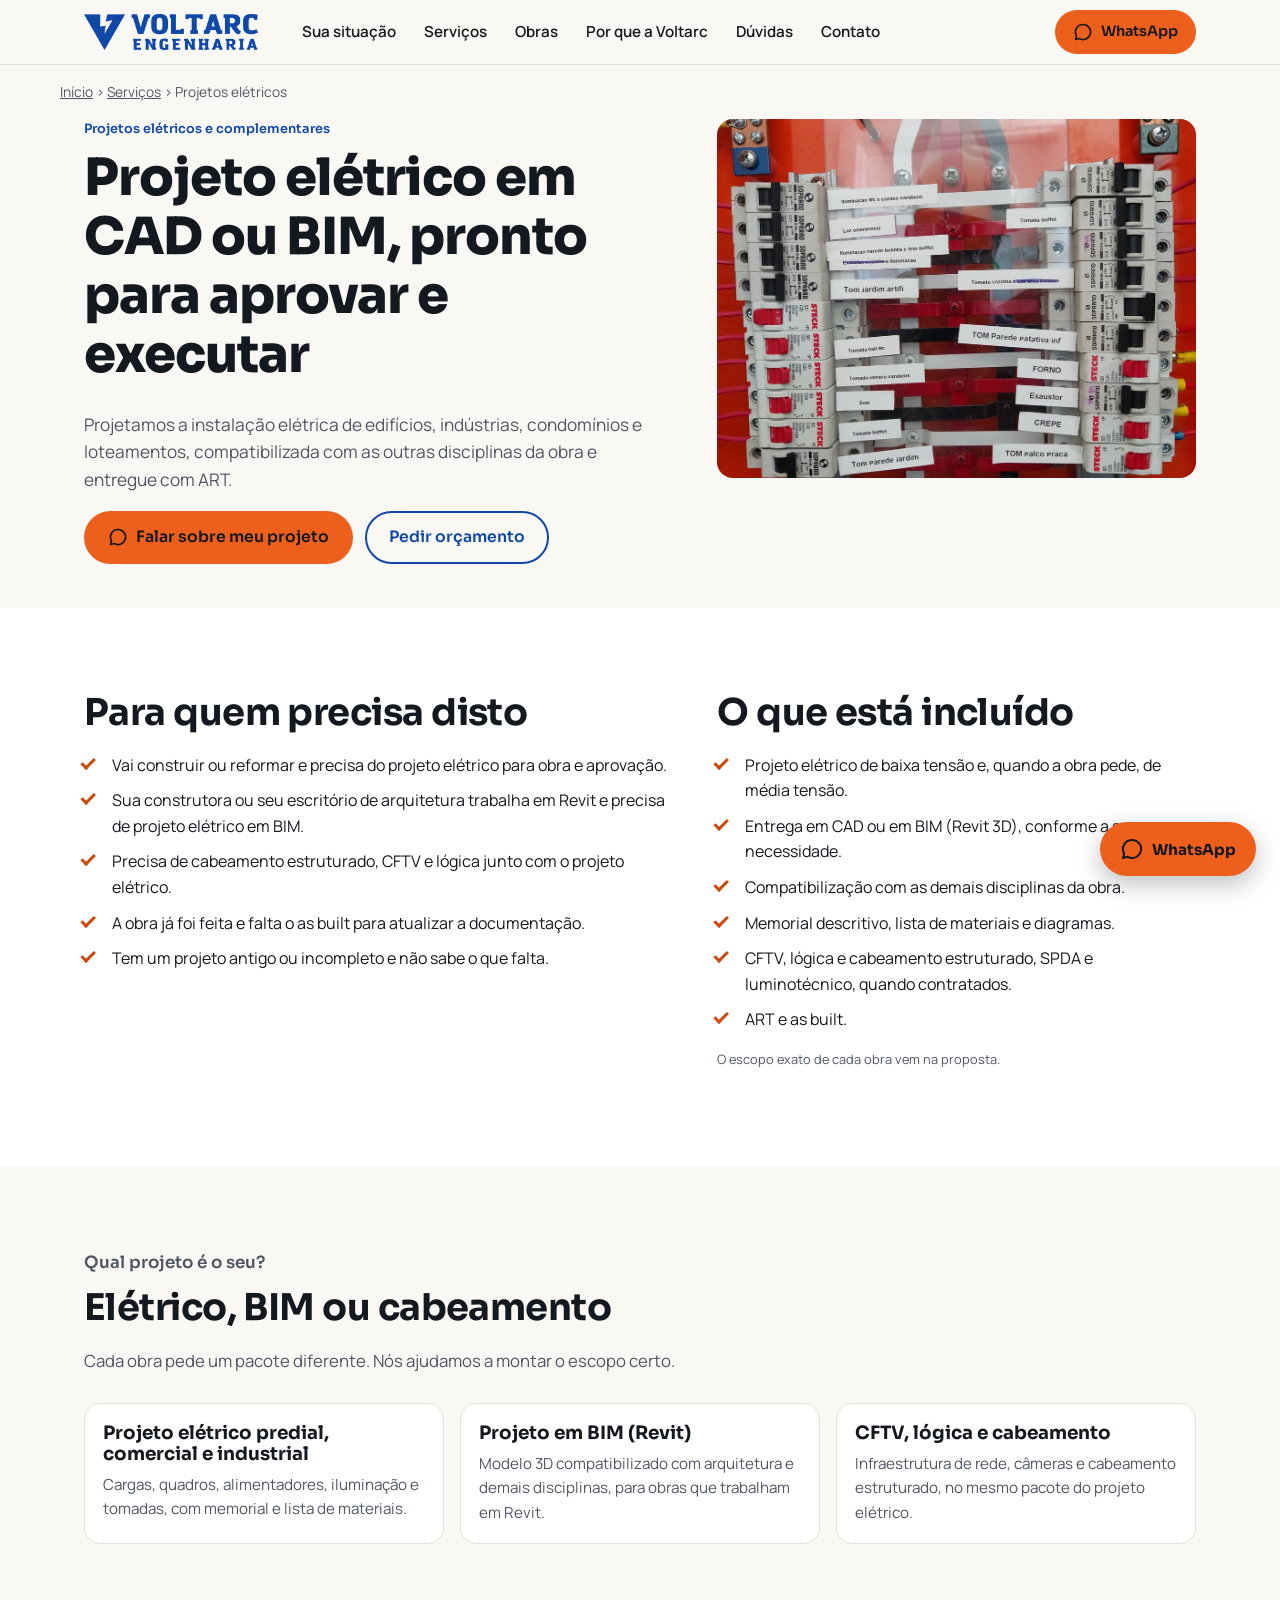
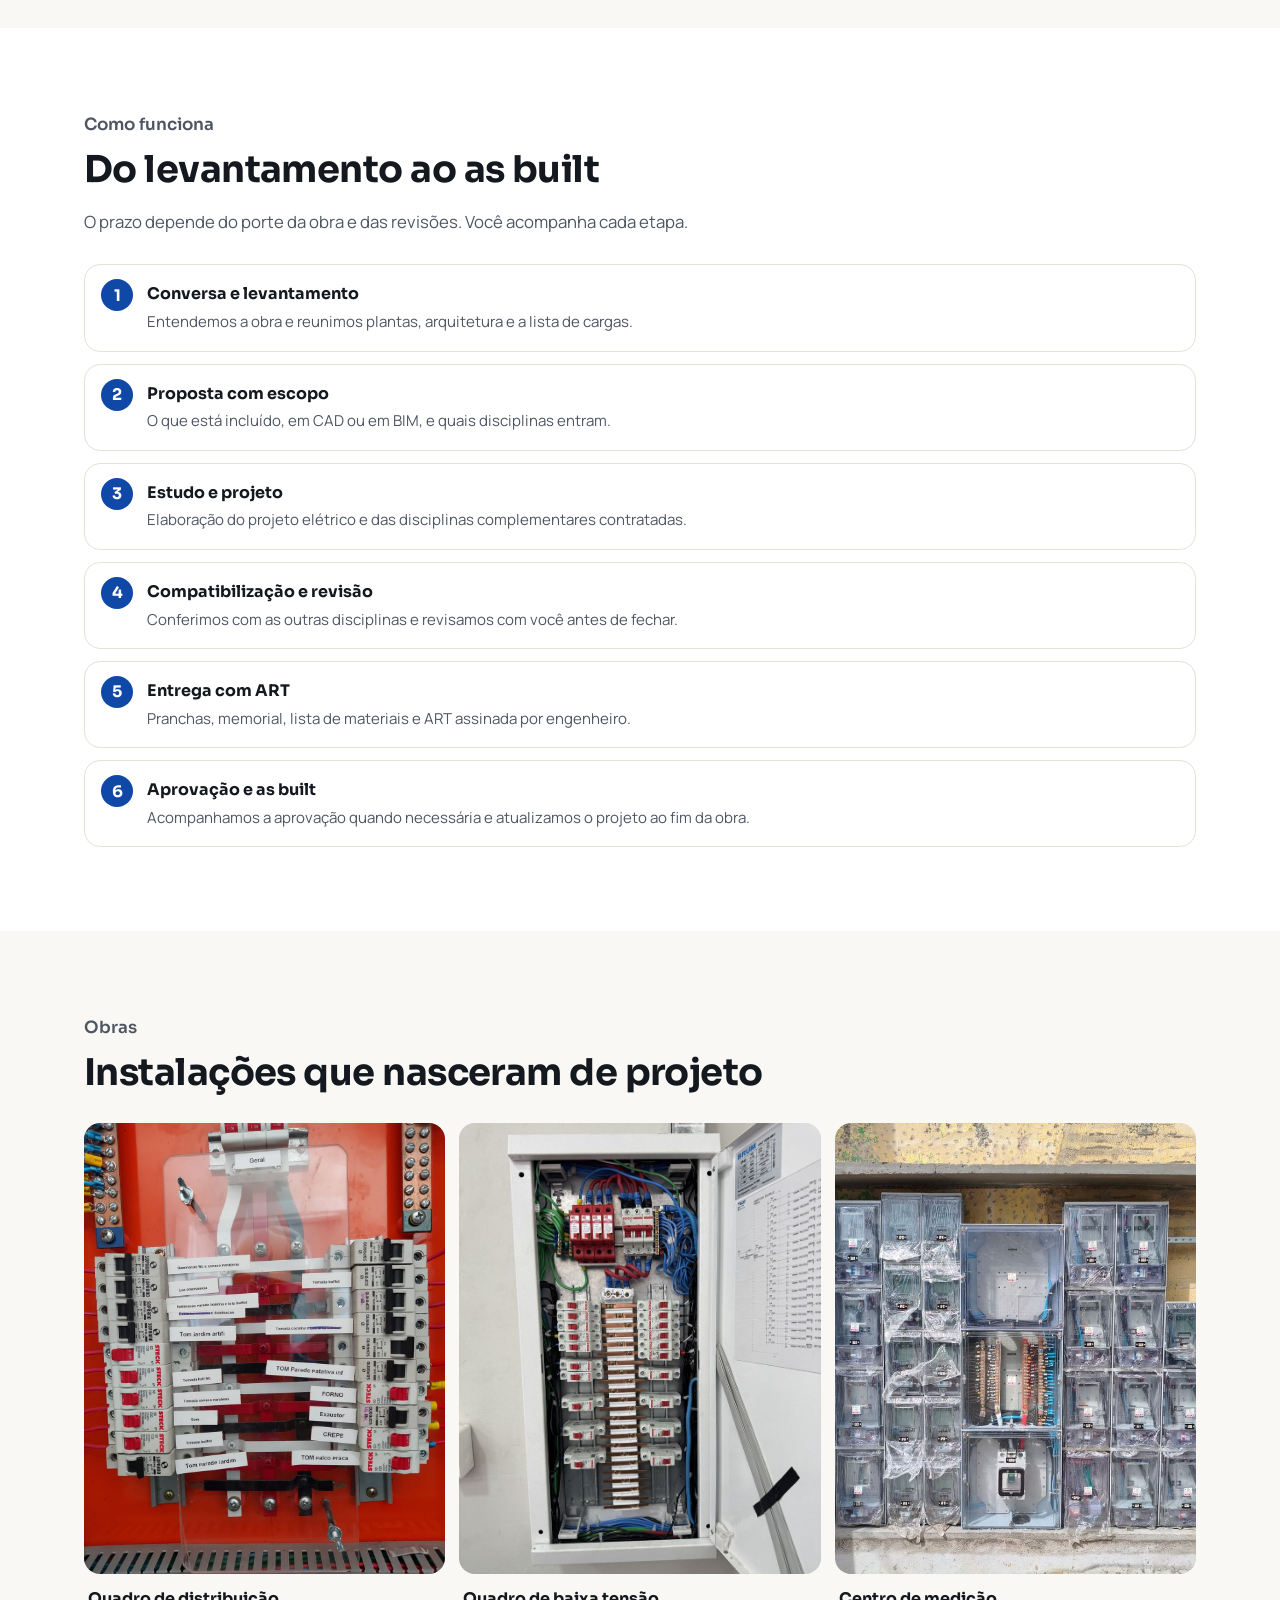
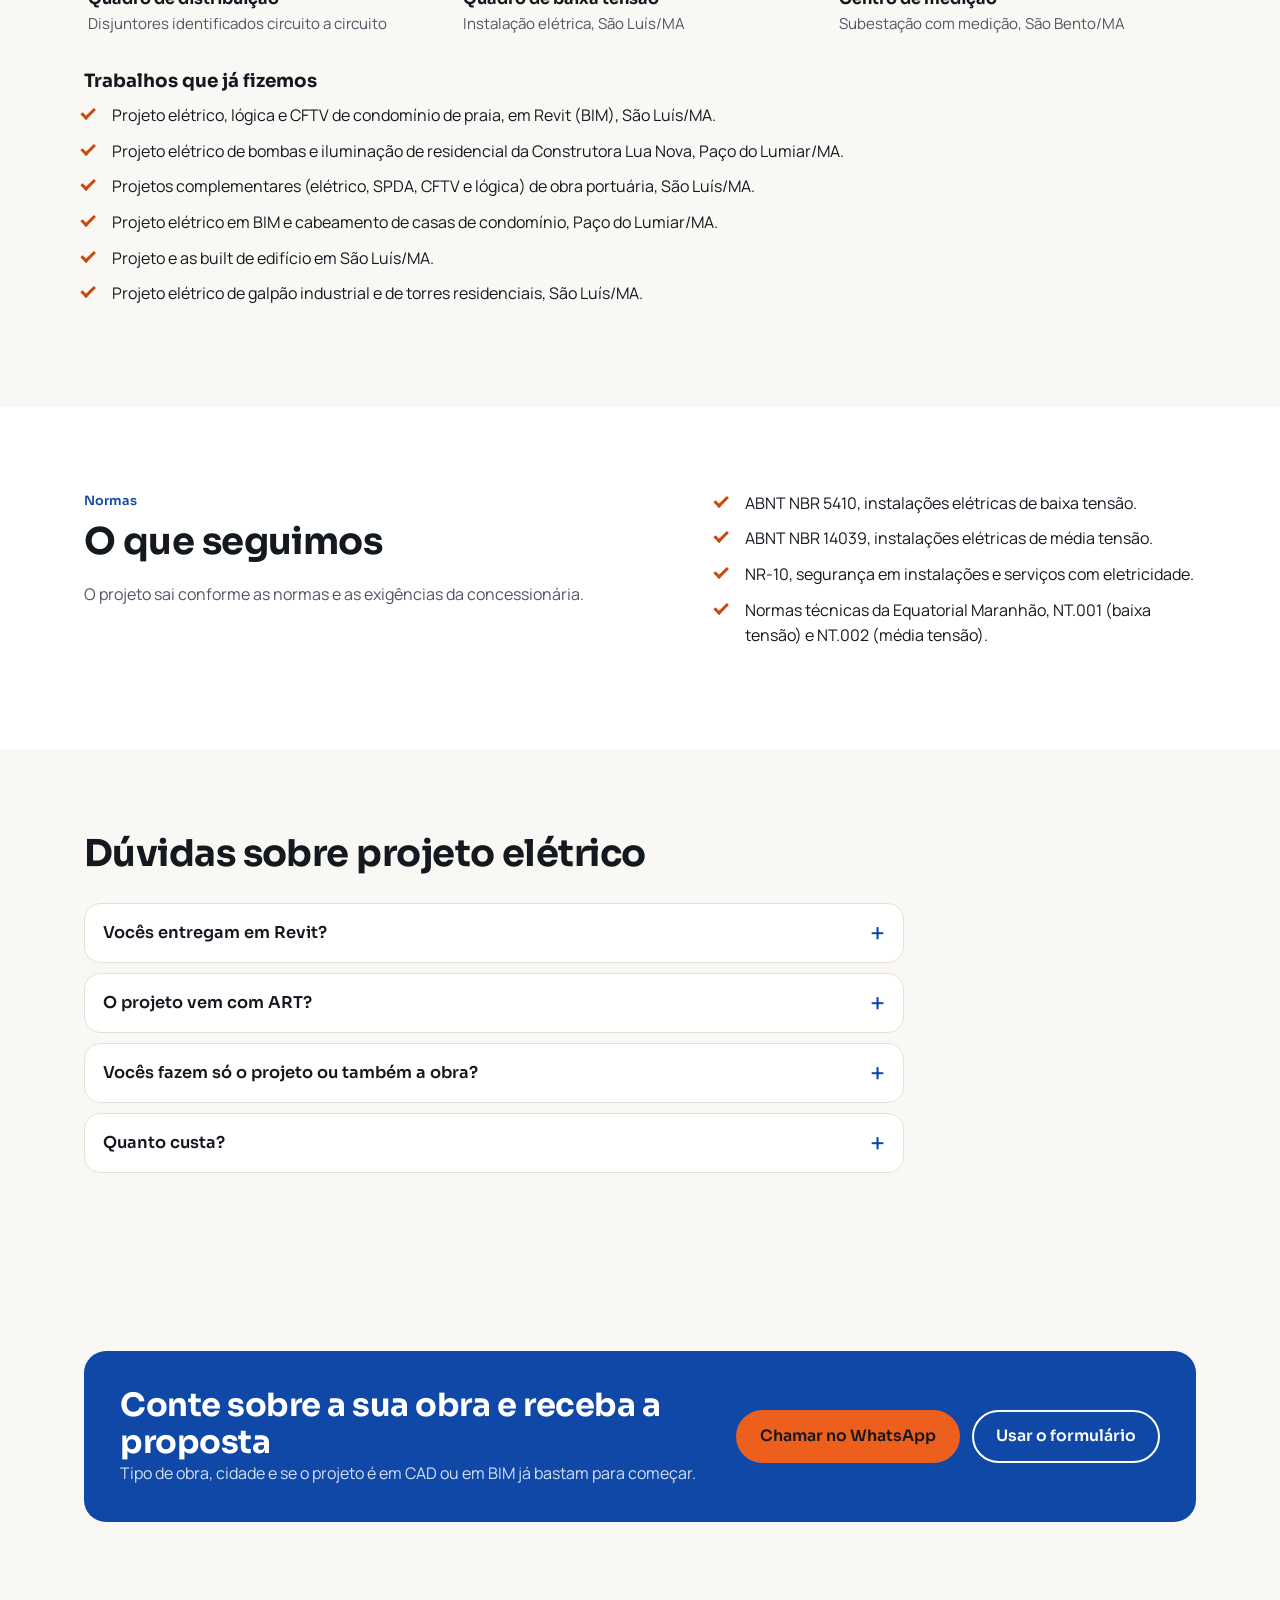
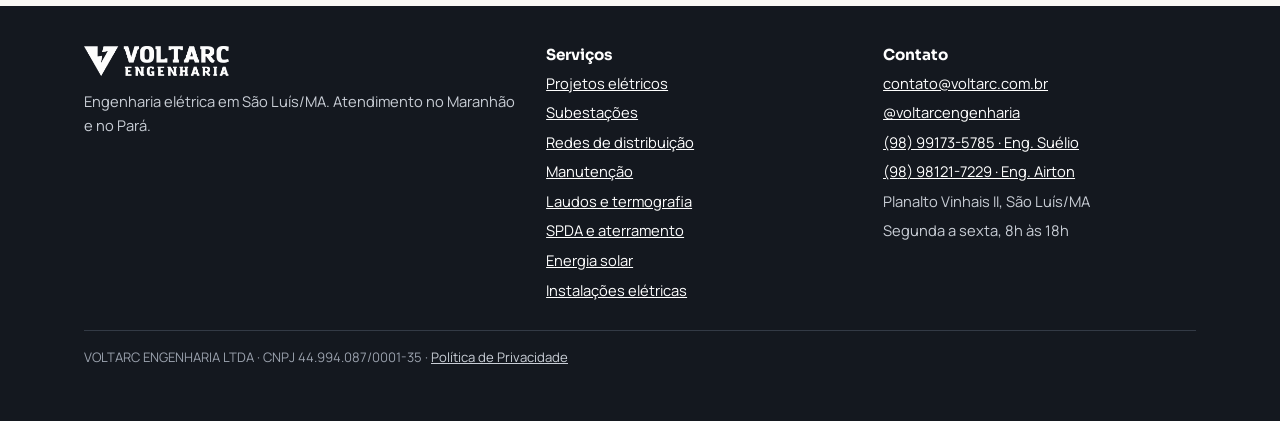
<file: servicos-projetos.html>
<!DOCTYPE html>
<html lang="pt-BR">
<head>
  <meta charset="utf-8">
  <link rel="icon" href="favicon.ico" sizes="any">
  <link rel="icon" type="image/png" sizes="32x32" href="favicon-32.png">
  <link rel="apple-touch-icon" href="apple-touch-icon.png">
  <meta name="viewport" content="width=device-width, initial-scale=1">
  <title>Projeto elétrico em São Luís - MA (CAD e BIM) | Voltarc Engenharia</title>
  <meta name="description" content="Projeto elétrico de baixa tensão em CAD ou BIM/Revit, com ART, as built, CFTV, lógica e cabeamento. Voltarc Engenharia, São Luís - MA.">
  <link rel="preconnect" href="https://fonts.googleapis.com">
  <link rel="preconnect" href="https://fonts.gstatic.com" crossorigin>
  <link href="https://fonts.googleapis.com/css2?family=Manrope:wght@400;500;600;700;800&family=Sora:wght@600;700;800&display=swap" rel="stylesheet">
  <link rel="stylesheet" href="style.css">
</head>
<body>
<a class="skip" href="#conteudo">Ir para o conteúdo</a>

<header class="site-header">
  <div class="wrap header-in">
    <a class="brand" href="index.html" aria-label="Voltarc Engenharia, página inicial">
      <img src="assets/Engenharia%20Horizontal_Logo%20Azul.png" alt="Voltarc Engenharia" width="1109" height="229">
    </a>
    <nav class="nav" id="menu" aria-label="Principal">
      <a href="index.html#situacoes">Sua situação</a>
      <a href="index.html#servicos">Serviços</a>
      <a href="index.html#obras">Obras</a>
      <a href="index.html#por-que">Por que a Voltarc</a>
      <a href="index.html#faq">Dúvidas</a>
      <a href="index.html#contato">Contato</a>
    </nav>
    <a class="btn btn--accent btn--sm header-cta" href="https://wa.me/5598991735785?text=Ol%C3%A1%21%20Quero%20falar%20sobre%20projeto%20el%C3%A9trico." target="_blank" rel="noopener" data-wa>
      <svg viewBox="0 0 24 24" aria-hidden="true"><path d="M12 3a9 9 0 0 0-7.8 13.5L3 21l4.6-1.2A9 9 0 1 0 12 3z" fill="none" stroke="currentColor" stroke-width="2" stroke-linejoin="round"/></svg>
      WhatsApp
    </a>
    <button class="menu-btn" type="button" aria-expanded="false" aria-controls="menu" aria-label="Abrir menu"><span></span></button>
  </div>
</header>

<main id="conteudo">
  <div class="wrap crumbs"><a href="index.html">Início</a> &rsaquo; <a href="index.html#servicos">Serviços</a> &rsaquo; Projetos elétricos</div>

  <!-- ===== TOPO ===== -->
  <section class="page-hero">
    <div class="wrap two-col">
      <div>
        <p class="eyebrow">Projetos elétricos e complementares</p>
        <h1>Projeto elétrico em CAD ou BIM, pronto para aprovar e executar</h1>
        <p class="lead" style="font-size:1.08rem;color:var(--muted)">Projetamos a instalação elétrica de edifícios, indústrias, condomínios e loteamentos, compatibilizada com as outras disciplinas da obra e entregue com ART.</p>
        <div class="btn-row">
          <a class="btn btn--accent" href="https://wa.me/5598991735785?text=Ol%C3%A1%21%20Quero%20falar%20sobre%20projeto%20el%C3%A9trico." target="_blank" rel="noopener" data-wa>
            <svg viewBox="0 0 24 24" aria-hidden="true"><path d="M12 3a9 9 0 0 0-7.8 13.5L3 21l4.6-1.2A9 9 0 1 0 12 3z" fill="none" stroke="currentColor" stroke-width="2" stroke-linejoin="round"/></svg>
            Falar sobre meu projeto
          </a>
          <a class="btn btn--ghost" href="#pedido">Pedir orçamento</a>
        </div>
      </div>
      <div>
        <img class="photo r-4x3" src="img/servicos/projetos-1.jpg" alt="Quadro de distribuição com disjuntores identificados por etiquetas, executado conforme projeto" width="1050" height="1400" fetchpriority="high" style="object-position:50% 45%">
      </div>
    </div>
  </section>

  <!-- ===== O QUE RESOLVE ===== -->
  <section class="section section--white">
    <div class="wrap two-col">
      <div>
        <h2>Para quem precisa disto</h2>
        <ul class="checks">
          <li>Vai construir ou reformar e precisa do projeto elétrico para obra e aprovação.</li>
          <li>Sua construtora ou seu escritório de arquitetura trabalha em Revit e precisa de projeto elétrico em BIM.</li>
          <li>Precisa de cabeamento estruturado, CFTV e lógica junto com o projeto elétrico.</li>
          <li>A obra já foi feita e falta o as built para atualizar a documentação.</li>
          <li>Tem um projeto antigo ou incompleto e não sabe o que falta.</li>
        </ul>
      </div>
      <div>
        <h2>O que está incluído</h2>
        <ul class="checks">
          <li>Projeto elétrico de baixa tensão e, quando a obra pede, de média tensão.</li>
          <li>Entrega em CAD ou em BIM (Revit 3D), conforme a sua necessidade.</li>
          <li>Compatibilização com as demais disciplinas da obra.</li>
          <li>Memorial descritivo, lista de materiais e diagramas.</li>
          <li>CFTV, lógica e cabeamento estruturado, SPDA e luminotécnico, quando contratados.</li>
          <li>ART e as built.</li>
        </ul>
        <p class="ph-note">O escopo exato de cada obra vem na proposta.</p>
      </div>
    </div>
  </section>

  <section class="section">
    <div class="wrap">
      <div class="section-head">
        <p class="eyebrow">Qual projeto é o seu?</p>
        <h2>Elétrico, BIM ou cabeamento</h2>
        <p>Cada obra pede um pacote diferente. Nós ajudamos a montar o escopo certo.</p>
      </div>
      <div class="types">
        <article class="type"><div class="type-body"><h3>Projeto elétrico predial, comercial e industrial</h3><p>Cargas, quadros, alimentadores, iluminação e tomadas, com memorial e lista de materiais.</p></div></article>
        <article class="type"><div class="type-body"><h3>Projeto em BIM (Revit)</h3><p>Modelo 3D compatibilizado com arquitetura e demais disciplinas, para obras que trabalham em Revit.</p></div></article>
        <article class="type"><div class="type-body"><h3>CFTV, lógica e cabeamento</h3><p>Infraestrutura de rede, câmeras e cabeamento estruturado, no mesmo pacote do projeto elétrico.</p></div></article>
      </div>
    </div>
  </section>

  <!-- ===== ETAPAS ===== -->
  <section class="section section--white">
    <div class="wrap">
      <div class="section-head">
        <p class="eyebrow">Como funciona</p>
        <h2>Do levantamento ao as built</h2>
        <p>O prazo depende do porte da obra e das revisões. Você acompanha cada etapa.</p>
      </div>
      <ol class="steps-list">
        <li><b>Conversa e levantamento</b><span>Entendemos a obra e reunimos plantas, arquitetura e a lista de cargas.</span></li>
        <li><b>Proposta com escopo</b><span>O que está incluído, em CAD ou em BIM, e quais disciplinas entram.</span></li>
        <li><b>Estudo e projeto</b><span>Elaboração do projeto elétrico e das disciplinas complementares contratadas.</span></li>
        <li><b>Compatibilização e revisão</b><span>Conferimos com as outras disciplinas e revisamos com você antes de fechar.</span></li>
        <li><b>Entrega com ART</b><span>Pranchas, memorial, lista de materiais e ART assinada por engenheiro.</span></li>
        <li><b>Aprovação e as built</b><span>Acompanhamos a aprovação quando necessária e atualizamos o projeto ao fim da obra.</span></li>
      </ol>
    </div>
  </section>

  <!-- ===== OBRAS ===== -->
  <section class="section">
    <div class="wrap">
      <div class="section-head">
        <p class="eyebrow">Obras</p>
        <h2>Instalações que nasceram de projeto</h2>
      </div>
      <div class="ba-grid" style="grid-template-columns:repeat(auto-fit,minmax(240px,1fr))">
        <figure class="work" style="flex:none;margin:0">
          <img class="photo r-4x5" src="img/servicos/projetos-1.jpg" alt="Quadro de distribuição com disjuntores identificados por etiquetas e barramento" width="1050" height="1400" loading="lazy" decoding="async" style="object-position:50% 40%">
          <figcaption><b>Quadro de distribuição</b><span>Disjuntores identificados circuito a circuito</span></figcaption>
        </figure>
        <figure class="work" style="flex:none;margin:0">
          <img class="photo r-4x5" src="img/servicos/projetos-2.jpg" alt="Quadro elétrico aberto com DPS e disjuntores organizados e circuitos identificados" width="825" height="1100" loading="lazy" decoding="async" style="object-position:50% 40%">
          <figcaption><b>Quadro de baixa tensão</b><span>Instalação elétrica, São Luís/MA</span></figcaption>
        </figure>
        <figure class="work" style="flex:none;margin:0">
          <img class="photo r-4x5" src="img/servicos/projetos-3.jpg" alt="Centro de medição em alvenaria com vários medidores em nicho" width="1100" height="825" loading="lazy" decoding="async" style="object-position:50% 50%">
          <figcaption><b>Centro de medição</b><span>Subestação com medição, São Bento/MA</span></figcaption>
        </figure>
      </div>
      <h3 style="margin:34px 0 12px">Trabalhos que já fizemos</h3>
      <ul class="checks">
          <li>Projeto elétrico, lógica e CFTV de condomínio de praia, em Revit (BIM), São Luís/MA.</li>
          <li>Projeto elétrico de bombas e iluminação de residencial da Construtora Lua Nova, Paço do Lumiar/MA.</li>
          <li>Projetos complementares (elétrico, SPDA, CFTV e lógica) de obra portuária, São Luís/MA.</li>
          <li>Projeto elétrico em BIM e cabeamento de casas de condomínio, Paço do Lumiar/MA.</li>
          <li>Projeto e as built de edifício em São Luís/MA.</li>
          <li>Projeto elétrico de galpão industrial e de torres residenciais, São Luís/MA.</li>
      </ul>
    </div>
  </section>

  <!-- ===== NORMAS ===== -->
  <section class="section section--white">
    <div class="wrap two-col">
      <div>
        <p class="eyebrow">Normas</p>
        <h2>O que seguimos</h2>
        <p style="color:var(--muted)">O projeto sai conforme as normas e as exigências da concessionária.</p>
      </div>
      <div>
        <ul class="checks">
          <li>ABNT NBR 5410, instalações elétricas de baixa tensão.</li>
          <li>ABNT NBR 14039, instalações elétricas de média tensão.</li>
          <li>NR-10, segurança em instalações e serviços com eletricidade.</li>
          <li>Normas técnicas da Equatorial Maranhão, NT.001 (baixa tensão) e NT.002 (média tensão).</li>
        </ul>
      </div>
    </div>
  </section>

  <!-- ===== FAQ DO SERVIÇO ===== -->
  <section class="section">
    <div class="wrap">
      <div class="section-head"><h2>Dúvidas sobre projeto elétrico</h2></div>
      <div class="faq">
        <details>
          <summary>Vocês entregam em Revit?</summary>
          <div class="ans"><p>Sim. Entregamos em CAD ou em BIM (Revit 3D), conforme a necessidade da sua obra. Informe no primeiro contato qual formato o seu escritório ou a sua construtora usa.</p></div>
        </details>
        <details>
          <summary>O projeto vem com ART?</summary>
          <div class="ans"><p>Sim. Todo projeto sai com a ART assinada por engenheiro eletricista.</p></div>
        </details>
        <details>
          <summary>Vocês fazem só o projeto ou também a obra?</summary>
          <div class="ans"><p>Fazemos as duas coisas. Você pode contratar só o projeto ou o pacote com execução. Combinamos isso na proposta.</p></div>
        </details>
        <details>
          <summary>Quanto custa?</summary>
          <div class="ans"><p>Depende do porte e do escopo, então não há preço fechado sem conhecer o caso. Mande os dados pelo WhatsApp e retornamos com a proposta.</p></div>
        </details>
      </div>
    </div>
  </section>

  <!-- ===== CTA ===== -->
  <section class="section" id="pedido">
    <div class="wrap">
      <div class="cta-band">
        <div>
          <h2>Conte sobre a sua obra e receba a proposta</h2>
          <p>Tipo de obra, cidade e se o projeto é em CAD ou em BIM já bastam para começar.</p>
        </div>
        <div class="btn-row">
          <a class="btn btn--accent" href="https://wa.me/5598991735785?text=Ol%C3%A1%21%20Quero%20or%C3%A7amento%20de%20projeto%20el%C3%A9trico." target="_blank" rel="noopener" data-wa>Chamar no WhatsApp</a>
          <a class="btn btn--ghost-light" href="index.html#contato">Usar o formulário</a>
        </div>
      </div>
    </div>
  </section>
</main>

<footer class="site-footer">
  <div class="wrap">
    <div class="foot-grid">
      <div>
        <img src="assets/Engenharia%20Horizontal_Logo%20Branca.png" alt="Voltarc Engenharia" width="1109" height="229">
        <p>Engenharia elétrica em São Luís/MA. Atendimento no Maranhão e no Pará.</p>
      </div>
      <div>
        <h4>Serviços</h4>
        <ul>
          <li><a href="servicos-projetos.html">Projetos elétricos</a></li>
          <li><a href="servicos-subestacoes.html">Subestações</a></li>
          <li><a href="servicos-redes.html">Redes de distribuição</a></li>
          <li><a href="servicos-manutencao.html">Manutenção</a></li>
          <li><a href="servicos-laudos.html">Laudos e termografia</a></li>
          <li><a href="servicos-spda.html">SPDA e aterramento</a></li>
          <li><a href="servicos-solar.html">Energia solar</a></li>
          <li><a href="servicos-instalacoes.html">Instalações elétricas</a></li>
        </ul>
      </div>
      <div>
        <h4>Contato</h4>
        <ul>
          <li><a href="mailto:contato@voltarc.com.br">contato@voltarc.com.br</a></li>
          <li><a href="https://www.instagram.com/voltarcengenharia/" target="_blank" rel="noopener">@voltarcengenharia</a></li>
          <li><a href="https://wa.me/5598991735785" target="_blank" rel="noopener">(98) 99173-5785 · Eng. Suélio</a></li>
          <li><a href="https://wa.me/5598981217229" target="_blank" rel="noopener">(98) 98121-7229 · Eng. Airton</a></li>
          <li>Planalto Vinhais II, São Luís/MA</li>
          <li>Segunda a sexta, 8h às 18h</li>
        </ul>
      </div>
    </div>
    <p class="legal">VOLTARC ENGENHARIA LTDA · CNPJ 44.994.087/0001-35 · <a href="privacidade.html">Política de Privacidade</a></p>
  </div>
</footer>

<button class="wa-float" type="button" data-wa aria-haspopup="dialog" aria-expanded="false" aria-controls="wa-menu">
  <svg viewBox="0 0 24 24" aria-hidden="true"><path d="M12 3a9 9 0 0 0-7.8 13.5L3 21l4.6-1.2A9 9 0 1 0 12 3z" fill="none" stroke="currentColor" stroke-width="2" stroke-linejoin="round"/></svg>
  WhatsApp
</button>

<div class="wa-menu" id="wa-menu" role="dialog" aria-modal="false" aria-labelledby="wa-menu-t" hidden>
  <div class="wa-menu-head"><p class="wa-menu-t" id="wa-menu-t">Com quem você quer falar?</p><button class="wa-close" type="button" aria-label="Fechar">&times;</button></div>
  <a class="wa-opt" href="https://wa.me/5598991735785" data-n="5598991735785" target="_blank" rel="noopener"><b>Eng. Suélio L. de Alencar</b><span>(98) 99173-5785</span></a>
  <a class="wa-opt" href="https://wa.me/5598981217229" data-n="5598981217229" target="_blank" rel="noopener"><b>Eng. Airton Martins Carlos</b><span>(98) 98121-7229</span></a>
</div>

<script>
  // Menu mobile
  (function () {
    var btn = document.querySelector('.menu-btn');
    var nav = document.getElementById('menu');
    btn.addEventListener('click', function () {
      var open = nav.classList.toggle('open');
      btn.setAttribute('aria-expanded', open ? 'true' : 'false');
    });
    nav.addEventListener('click', function (e) {
      if (e.target.tagName === 'A') { nav.classList.remove('open'); btn.setAttribute('aria-expanded', 'false'); }
    });
  })();
  // Menu de escolha do WhatsApp (Esc e clique fora fecham)
  (function () {
    var menu = document.getElementById('wa-menu');
    if (!menu) return;
    var opts = menu.querySelectorAll('.wa-opt');
    var last = null;
    var defMsg = 'Olá! Vim pelo site da Voltarc e quero falar com um engenheiro.';
    var triggers = document.querySelectorAll('[data-wa]');
    for (var k = 0; k < triggers.length; k++) { triggers[k].setAttribute('aria-haspopup', 'dialog'); triggers[k].setAttribute('aria-expanded', 'false'); }
    function msgOf(el) {
      var h = el.getAttribute('href') || '';
      var i = h.indexOf('text=');
      if (i > -1) { try { return decodeURIComponent(h.slice(i + 5)); } catch (x) {} }
      return defMsg;
    }
    function openMenu(t) {
      last = t;
      var m = encodeURIComponent(msgOf(t));
      for (var i = 0; i < opts.length; i++) opts[i].href = 'https://wa.me/' + opts[i].getAttribute('data-n') + '?text=' + m;
      menu.hidden = false;
      for (var j = 0; j < triggers.length; j++) triggers[j].setAttribute('aria-expanded', triggers[j] === t ? 'true' : 'false');
      opts[0].focus();
    }
    function closeMenu(back) {
      if (menu.hidden) return;
      menu.hidden = true;
      for (var j = 0; j < triggers.length; j++) triggers[j].setAttribute('aria-expanded', 'false');
      if (back && last) last.focus();
    }
    document.addEventListener('click', function (e) {
      var t = e.target.closest ? e.target.closest('[data-wa]') : null;
      if (t) { e.preventDefault(); if (!menu.hidden && last === t) closeMenu(true); else openMenu(t); return; }
      if (menu.contains(e.target)) { if (e.target.closest('.wa-close')) closeMenu(true); else if (e.target.closest('.wa-opt')) setTimeout(function () { closeMenu(false); }, 150); return; }
      closeMenu(false);
    });
    document.addEventListener('keydown', function (e) { if (e.key === 'Escape') closeMenu(true); });
  })();
</script>
</body>
</html>
</file>
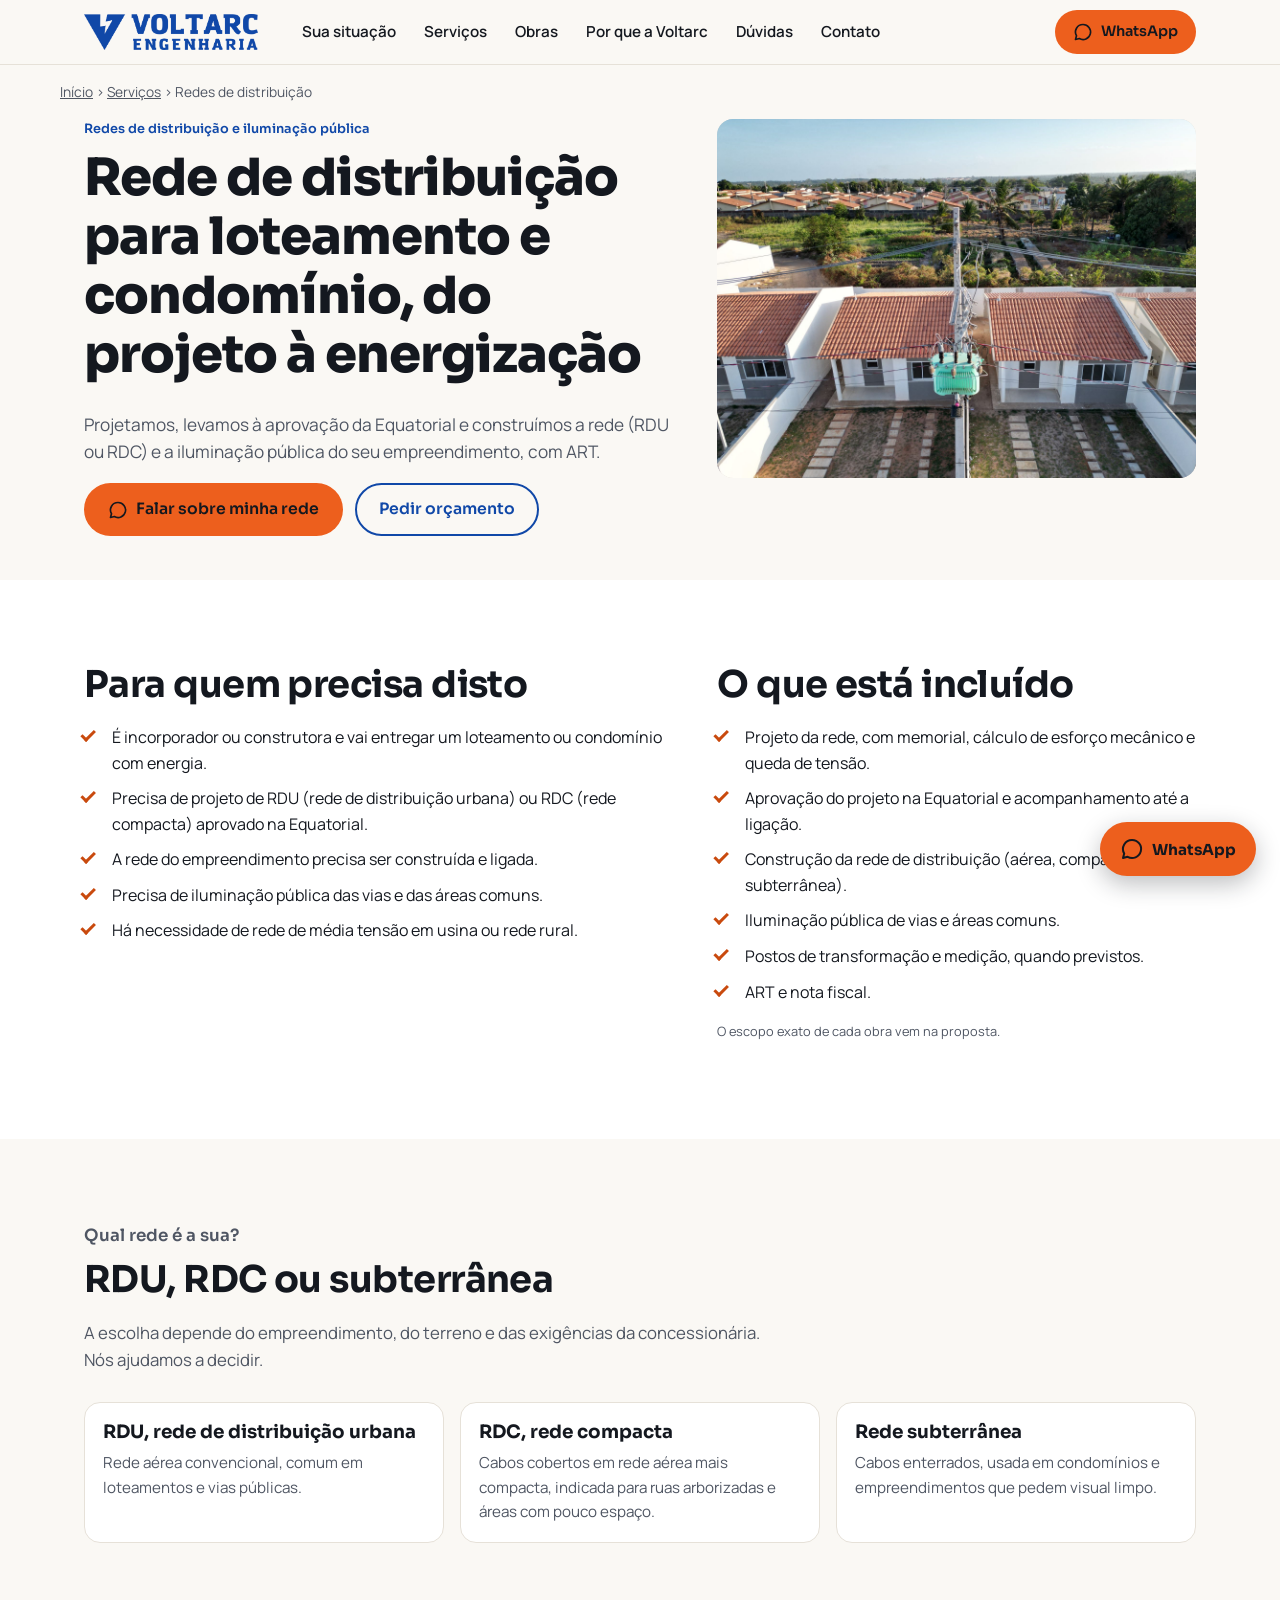
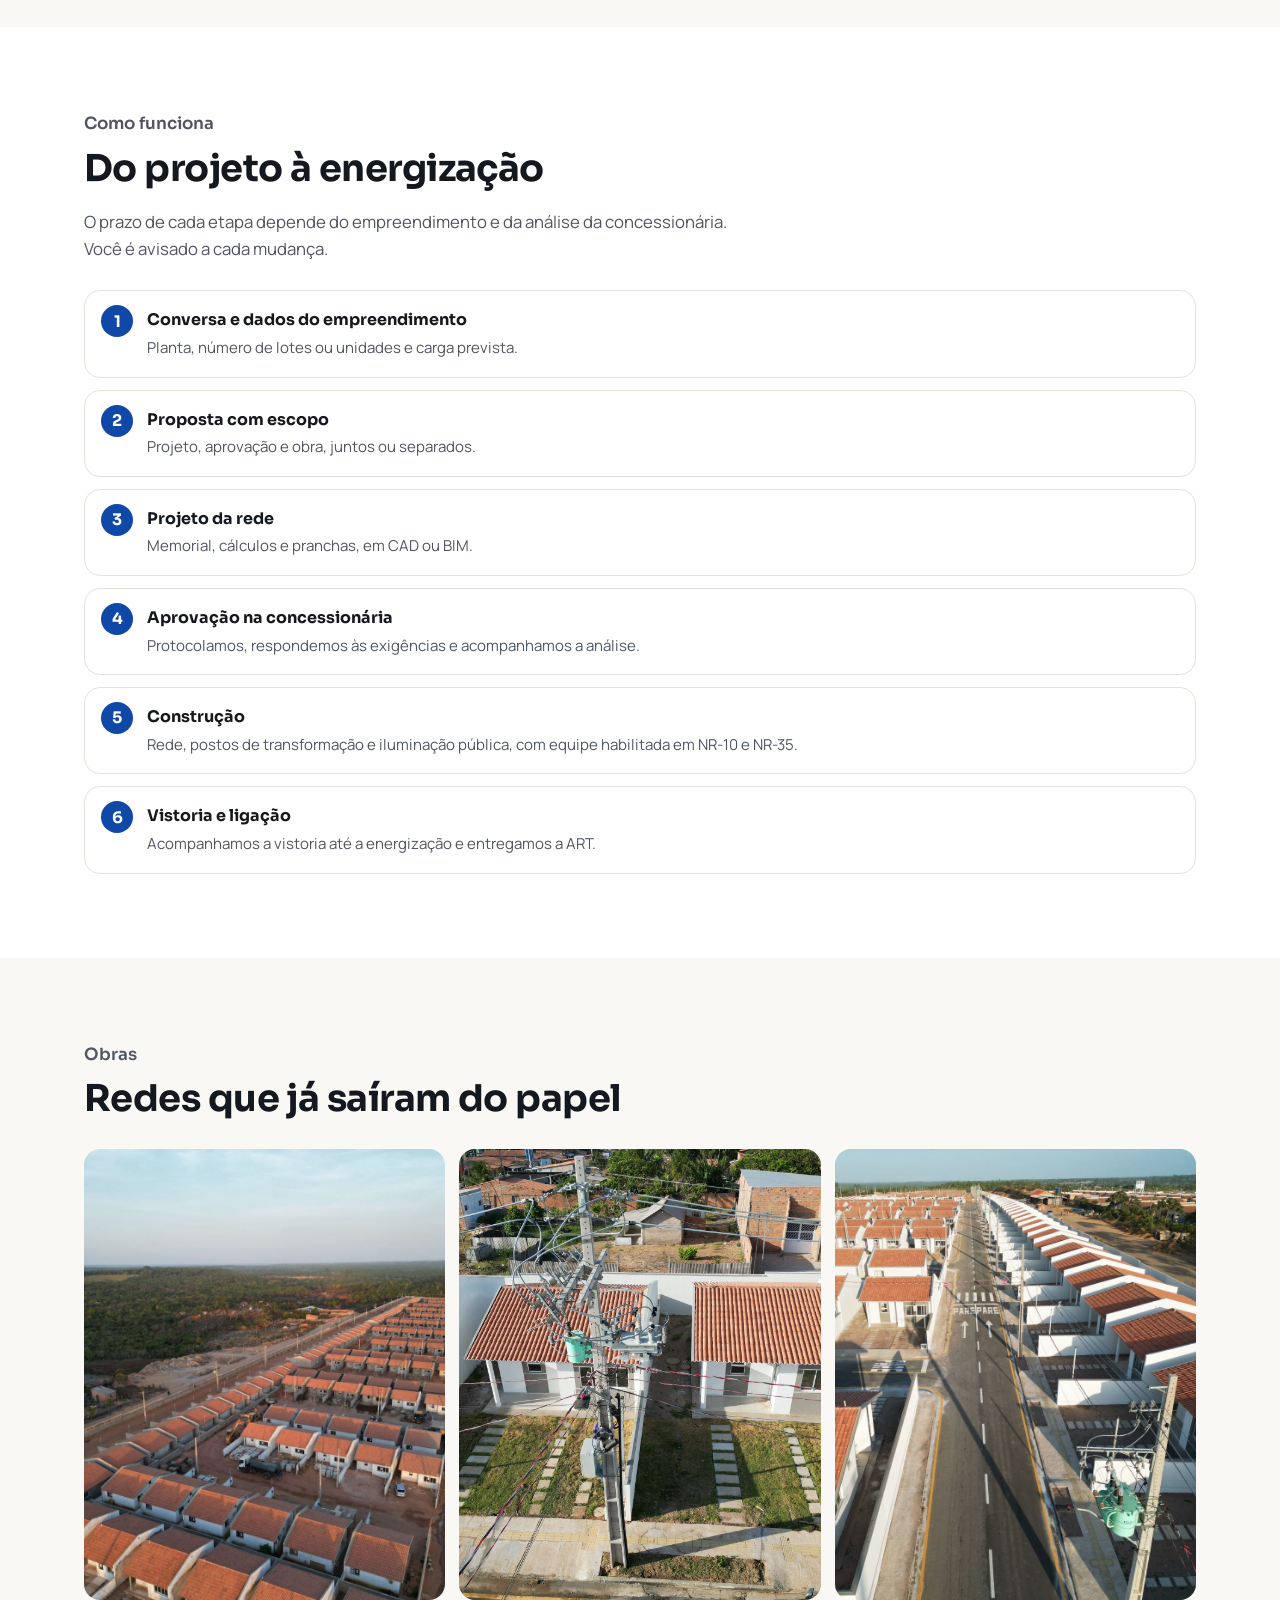
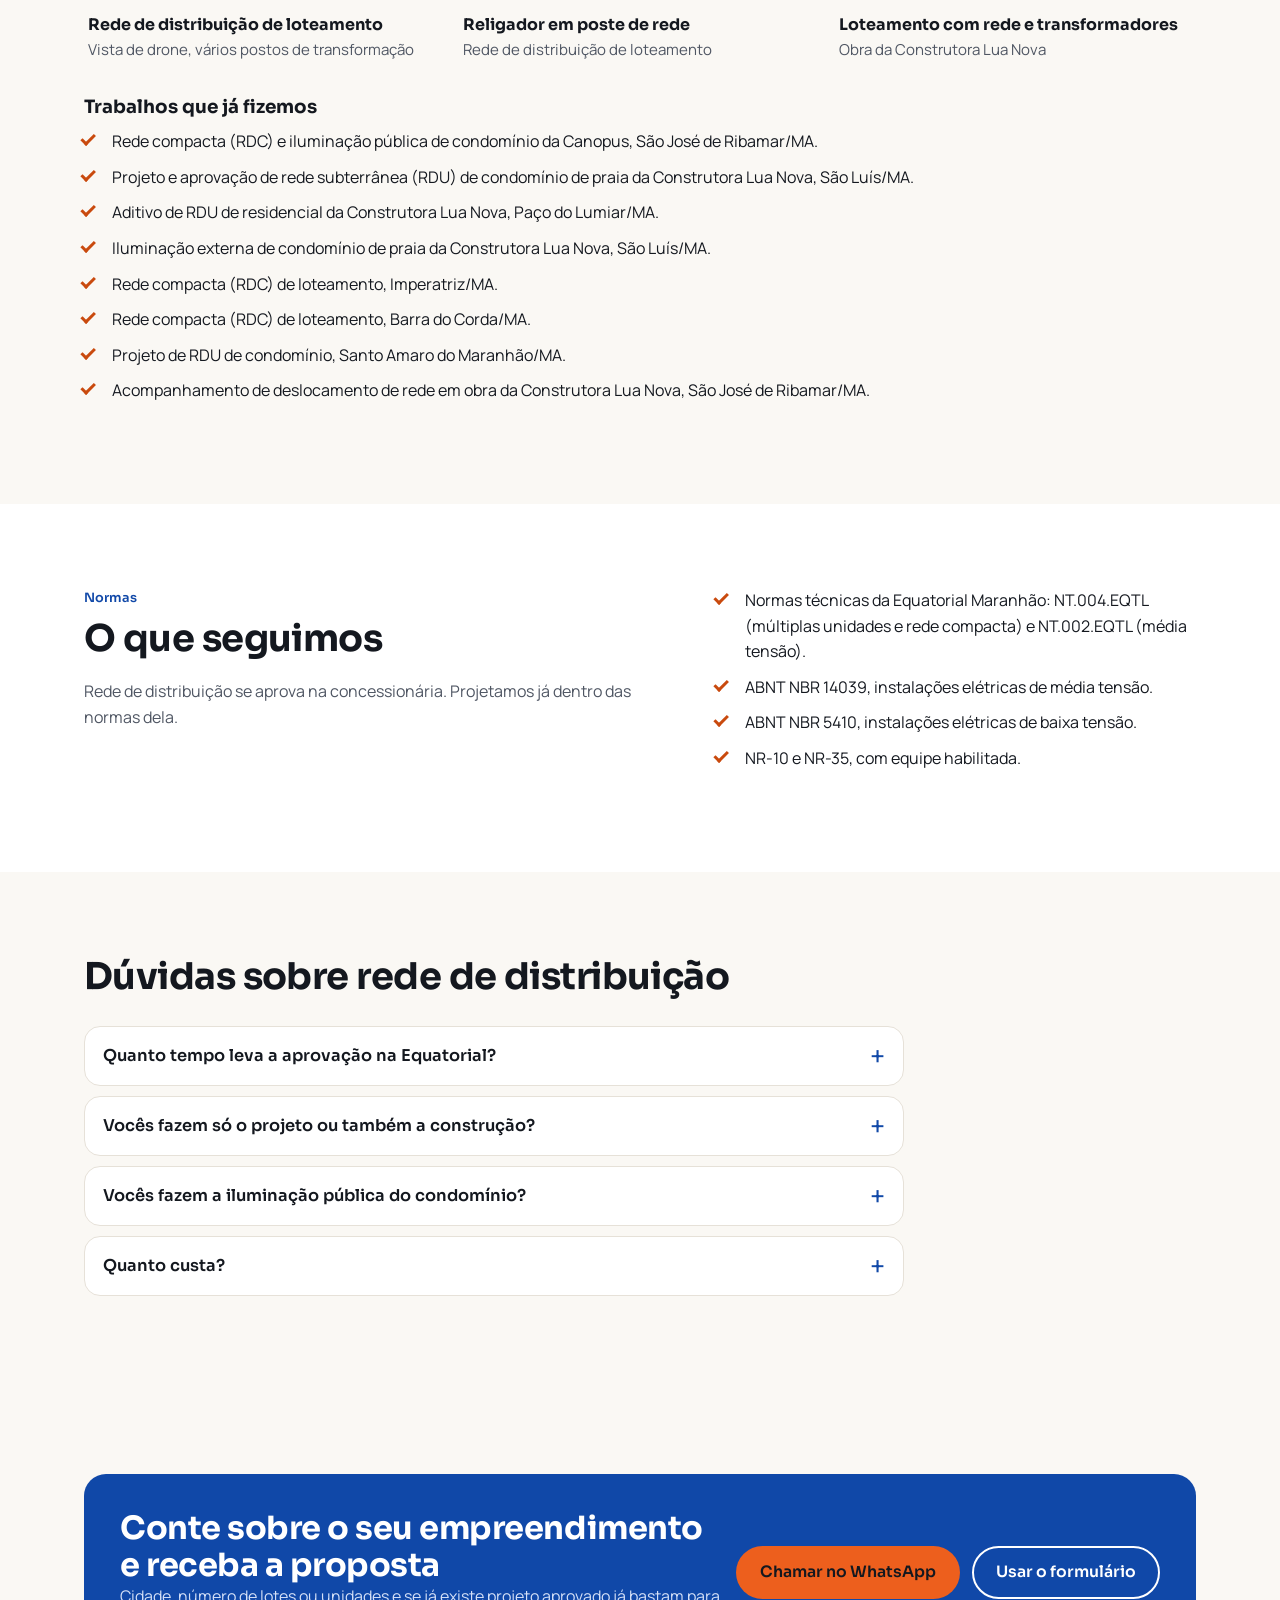
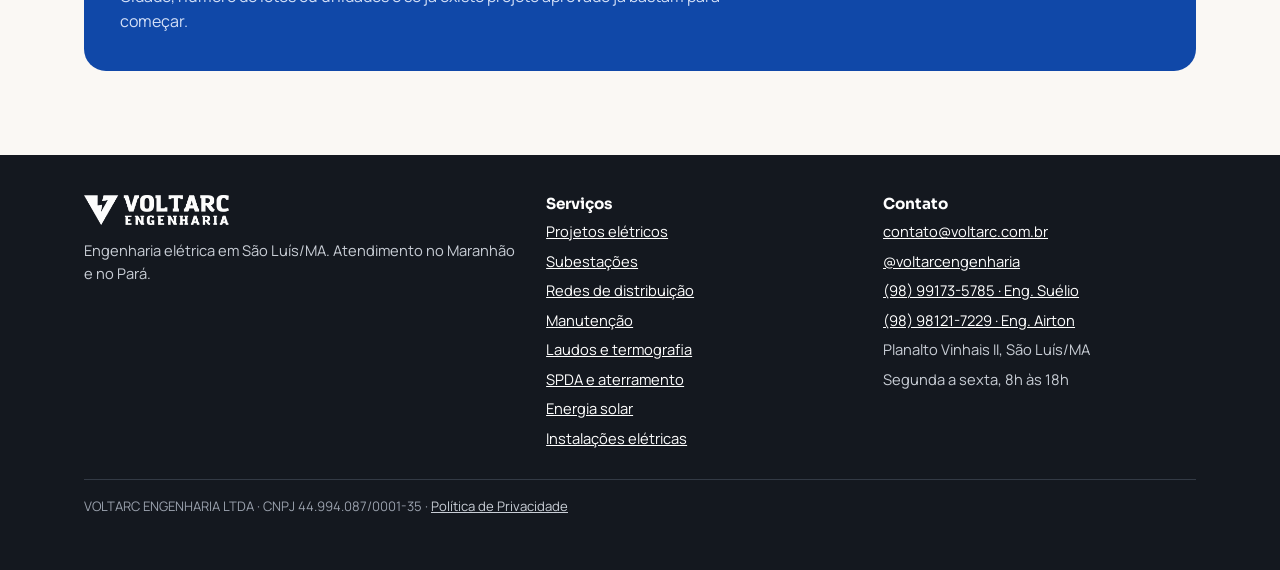
<file: servicos-redes.html>
<!DOCTYPE html>
<html lang="pt-BR">
<head>
  <meta charset="utf-8">
  <link rel="icon" href="favicon.ico" sizes="any">
  <link rel="icon" type="image/png" sizes="32x32" href="favicon-32.png">
  <link rel="apple-touch-icon" href="apple-touch-icon.png">
  <meta name="viewport" content="width=device-width, initial-scale=1">
  <title>Rede de distribuição RDU e RDC e iluminação pública em São Luís - MA | Voltarc Engenharia</title>
  <meta name="description" content="Projeto, aprovação na Equatorial e construção de rede de distribuição (RDU e RDC) para loteamentos e condomínios, com iluminação pública. Voltarc Engenharia, São Luís - MA.">
  <link rel="preconnect" href="https://fonts.googleapis.com">
  <link rel="preconnect" href="https://fonts.gstatic.com" crossorigin>
  <link href="https://fonts.googleapis.com/css2?family=Manrope:wght@400;500;600;700;800&family=Sora:wght@600;700;800&display=swap" rel="stylesheet">
  <link rel="stylesheet" href="style.css">
</head>
<body>
<a class="skip" href="#conteudo">Ir para o conteúdo</a>

<header class="site-header">
  <div class="wrap header-in">
    <a class="brand" href="index.html" aria-label="Voltarc Engenharia, página inicial">
      <img src="assets/Engenharia%20Horizontal_Logo%20Azul.png" alt="Voltarc Engenharia" width="1109" height="229">
    </a>
    <nav class="nav" id="menu" aria-label="Principal">
      <a href="index.html#situacoes">Sua situação</a>
      <a href="index.html#servicos">Serviços</a>
      <a href="index.html#obras">Obras</a>
      <a href="index.html#por-que">Por que a Voltarc</a>
      <a href="index.html#faq">Dúvidas</a>
      <a href="index.html#contato">Contato</a>
    </nav>
    <a class="btn btn--accent btn--sm header-cta" href="https://wa.me/5598991735785?text=Ol%C3%A1%21%20Quero%20falar%20sobre%20rede%20de%20distribui%C3%A7%C3%A3o." target="_blank" rel="noopener" data-wa>
      <svg viewBox="0 0 24 24" aria-hidden="true"><path d="M12 3a9 9 0 0 0-7.8 13.5L3 21l4.6-1.2A9 9 0 1 0 12 3z" fill="none" stroke="currentColor" stroke-width="2" stroke-linejoin="round"/></svg>
      WhatsApp
    </a>
    <button class="menu-btn" type="button" aria-expanded="false" aria-controls="menu" aria-label="Abrir menu"><span></span></button>
  </div>
</header>

<main id="conteudo">
  <div class="wrap crumbs"><a href="index.html">Início</a> &rsaquo; <a href="index.html#servicos">Serviços</a> &rsaquo; Redes de distribuição</div>

  <!-- ===== TOPO ===== -->
  <section class="page-hero">
    <div class="wrap two-col">
      <div>
        <p class="eyebrow">Redes de distribuição e iluminação pública</p>
        <h1>Rede de distribuição para loteamento e condomínio, do projeto à energização</h1>
        <p class="lead" style="font-size:1.08rem;color:var(--muted)">Projetamos, levamos à aprovação da Equatorial e construímos a rede (RDU ou RDC) e a iluminação pública do seu empreendimento, com ART.</p>
        <div class="btn-row">
          <a class="btn btn--accent" href="https://wa.me/5598991735785?text=Ol%C3%A1%21%20Quero%20falar%20sobre%20rede%20de%20distribui%C3%A7%C3%A3o." target="_blank" rel="noopener" data-wa>
            <svg viewBox="0 0 24 24" aria-hidden="true"><path d="M12 3a9 9 0 0 0-7.8 13.5L3 21l4.6-1.2A9 9 0 1 0 12 3z" fill="none" stroke="currentColor" stroke-width="2" stroke-linejoin="round"/></svg>
            Falar sobre minha rede
          </a>
          <a class="btn btn--ghost" href="#pedido">Pedir orçamento</a>
        </div>
      </div>
      <div>
        <img class="photo r-4x3" src="img/hero-loteamento-drone.jpg" alt="Poste com transformador em loteamento, visto de drone" width="2000" height="1500" fetchpriority="high" style="object-position:50% 60%">
      </div>
    </div>
  </section>

  <!-- ===== O QUE RESOLVE ===== -->
  <section class="section section--white">
    <div class="wrap two-col">
      <div>
        <h2>Para quem precisa disto</h2>
        <ul class="checks">
          <li>É incorporador ou construtora e vai entregar um loteamento ou condomínio com energia.</li>
          <li>Precisa de projeto de RDU (rede de distribuição urbana) ou RDC (rede compacta) aprovado na Equatorial.</li>
          <li>A rede do empreendimento precisa ser construída e ligada.</li>
          <li>Precisa de iluminação pública das vias e das áreas comuns.</li>
          <li>Há necessidade de rede de média tensão em usina ou rede rural.</li>
        </ul>
      </div>
      <div>
        <h2>O que está incluído</h2>
        <ul class="checks">
          <li>Projeto da rede, com memorial, cálculo de esforço mecânico e queda de tensão.</li>
          <li>Aprovação do projeto na Equatorial e acompanhamento até a ligação.</li>
          <li>Construção da rede de distribuição (aérea, compacta ou subterrânea).</li>
          <li>Iluminação pública de vias e áreas comuns.</li>
          <li>Postos de transformação e medição, quando previstos.</li>
          <li>ART e nota fiscal.</li>
        </ul>
        <p class="ph-note">O escopo exato de cada obra vem na proposta.</p>
      </div>
    </div>
  </section>

  <section class="section">
    <div class="wrap">
      <div class="section-head">
        <p class="eyebrow">Qual rede é a sua?</p>
        <h2>RDU, RDC ou subterrânea</h2>
        <p>A escolha depende do empreendimento, do terreno e das exigências da concessionária. Nós ajudamos a decidir.</p>
      </div>
      <div class="types">
        <article class="type"><div class="type-body"><h3>RDU, rede de distribuição urbana</h3><p>Rede aérea convencional, comum em loteamentos e vias públicas.</p></div></article>
        <article class="type"><div class="type-body"><h3>RDC, rede compacta</h3><p>Cabos cobertos em rede aérea mais compacta, indicada para ruas arborizadas e áreas com pouco espaço.</p></div></article>
        <article class="type"><div class="type-body"><h3>Rede subterrânea</h3><p>Cabos enterrados, usada em condomínios e empreendimentos que pedem visual limpo.</p></div></article>
      </div>
    </div>
  </section>

  <!-- ===== ETAPAS ===== -->
  <section class="section section--white">
    <div class="wrap">
      <div class="section-head">
        <p class="eyebrow">Como funciona</p>
        <h2>Do projeto à energização</h2>
        <p>O prazo de cada etapa depende do empreendimento e da análise da concessionária. Você é avisado a cada mudança.</p>
      </div>
      <ol class="steps-list">
        <li><b>Conversa e dados do empreendimento</b><span>Planta, número de lotes ou unidades e carga prevista.</span></li>
        <li><b>Proposta com escopo</b><span>Projeto, aprovação e obra, juntos ou separados.</span></li>
        <li><b>Projeto da rede</b><span>Memorial, cálculos e pranchas, em CAD ou BIM.</span></li>
        <li><b>Aprovação na concessionária</b><span>Protocolamos, respondemos às exigências e acompanhamos a análise.</span></li>
        <li><b>Construção</b><span>Rede, postos de transformação e iluminação pública, com equipe habilitada em NR-10 e NR-35.</span></li>
        <li><b>Vistoria e ligação</b><span>Acompanhamos a vistoria até a energização e entregamos a ART.</span></li>
      </ol>
    </div>
  </section>

  <!-- ===== OBRAS ===== -->
  <section class="section">
    <div class="wrap">
      <div class="section-head">
        <p class="eyebrow">Obras</p>
        <h2>Redes que já saíram do papel</h2>
      </div>
      <div class="ba-grid" style="grid-template-columns:repeat(auto-fit,minmax(240px,1fr))">
        <figure class="work" style="flex:none;margin:0">
          <img class="photo r-4x5" src="img/rdu-loteamento-17-trafos.jpg" alt="Vista aérea de loteamento com vários transformadores instalados em postes ao longo das ruas" width="1400" height="1050" loading="lazy" decoding="async" style="object-position:50% 50%">
          <figcaption><b>Rede de distribuição de loteamento</b><span>Vista de drone, vários postos de transformação</span></figcaption>
        </figure>
        <figure class="work" style="flex:none;margin:0">
          <img class="photo r-4x5" src="img/topo-subestacao-drone.jpg" alt="Religador automático instalado em poste de loteamento, visto de drone" width="2000" height="1500" loading="lazy" decoding="async" style="object-position:45% 50%">
          <figcaption><b>Religador em poste de rede</b><span>Rede de distribuição de loteamento</span></figcaption>
        </figure>
        <figure class="work" style="flex:none;margin:0">
          <img class="photo r-4x5" src="img/servicos/redes-1.jpg" alt="Vista de drone de rua de loteamento com casas e transformador em poste" width="1400" height="1050" loading="lazy" decoding="async" style="object-position:70% 50%">
          <figcaption><b>Loteamento com rede e transformadores</b><span>Obra da Construtora Lua Nova</span></figcaption>
        </figure>
      </div>
      <h3 style="margin:34px 0 12px">Trabalhos que já fizemos</h3>
      <ul class="checks">
          <li>Rede compacta (RDC) e iluminação pública de condomínio da Canopus, São José de Ribamar/MA.</li>
          <li>Projeto e aprovação de rede subterrânea (RDU) de condomínio de praia da Construtora Lua Nova, São Luís/MA.</li>
          <li>Aditivo de RDU de residencial da Construtora Lua Nova, Paço do Lumiar/MA.</li>
          <li>Iluminação externa de condomínio de praia da Construtora Lua Nova, São Luís/MA.</li>
          <li>Rede compacta (RDC) de loteamento, Imperatriz/MA.</li>
          <li>Rede compacta (RDC) de loteamento, Barra do Corda/MA.</li>
          <li>Projeto de RDU de condomínio, Santo Amaro do Maranhão/MA.</li>
          <li>Acompanhamento de deslocamento de rede em obra da Construtora Lua Nova, São José de Ribamar/MA.</li>
      </ul>
    </div>
  </section>

  <!-- ===== NORMAS ===== -->
  <section class="section section--white">
    <div class="wrap two-col">
      <div>
        <p class="eyebrow">Normas</p>
        <h2>O que seguimos</h2>
        <p style="color:var(--muted)">Rede de distribuição se aprova na concessionária. Projetamos já dentro das normas dela.</p>
      </div>
      <div>
        <ul class="checks">
          <li>Normas técnicas da Equatorial Maranhão: NT.004.EQTL (múltiplas unidades e rede compacta) e NT.002.EQTL (média tensão).</li>
          <li>ABNT NBR 14039, instalações elétricas de média tensão.</li>
          <li>ABNT NBR 5410, instalações elétricas de baixa tensão.</li>
          <li>NR-10 e NR-35, com equipe habilitada.</li>
        </ul>
      </div>
    </div>
  </section>

  <!-- ===== FAQ DO SERVIÇO ===== -->
  <section class="section">
    <div class="wrap">
      <div class="section-head"><h2>Dúvidas sobre rede de distribuição</h2></div>
      <div class="faq">
        <details>
          <summary>Quanto tempo leva a aprovação na Equatorial?</summary>
          <div class="ans"><p>Depois que o projeto completo é protocolado, a Equatorial tem até 30 dias para analisar (NT.002 da Equatorial). Com a Voltarc cuidando do processo, o caminho todo costuma levar até cerca de 60 dias. Com um profissional ou empresa despreparada, é comum o processo se arrastar por meses.</p></div>
        </details>
        <details>
          <summary>Vocês fazem só o projeto ou também a construção?</summary>
          <div class="ans"><p>As duas coisas. Você pode contratar só o projeto, só a obra ou o pacote completo, com aprovação e ligação. Combinamos na proposta.</p></div>
        </details>
        <details>
          <summary>Vocês fazem a iluminação pública do condomínio?</summary>
          <div class="ans"><p>Sim. Projetamos e executamos a iluminação das vias e das áreas comuns, junto com a rede ou separadamente.</p></div>
        </details>
        <details>
          <summary>Quanto custa?</summary>
          <div class="ans"><p>Depende do porte e do escopo, então não há preço fechado sem conhecer o caso. Mande os dados pelo WhatsApp e retornamos com a proposta.</p></div>
        </details>
      </div>
    </div>
  </section>

  <!-- ===== CTA ===== -->
  <section class="section" id="pedido">
    <div class="wrap">
      <div class="cta-band">
        <div>
          <h2>Conte sobre o seu empreendimento e receba a proposta</h2>
          <p>Cidade, número de lotes ou unidades e se já existe projeto aprovado já bastam para começar.</p>
        </div>
        <div class="btn-row">
          <a class="btn btn--accent" href="https://wa.me/5598991735785?text=Ol%C3%A1%21%20Quero%20or%C3%A7amento%20de%20rede%20de%20distribui%C3%A7%C3%A3o." target="_blank" rel="noopener" data-wa>Chamar no WhatsApp</a>
          <a class="btn btn--ghost-light" href="index.html#contato">Usar o formulário</a>
        </div>
      </div>
    </div>
  </section>
</main>

<footer class="site-footer">
  <div class="wrap">
    <div class="foot-grid">
      <div>
        <img src="assets/Engenharia%20Horizontal_Logo%20Branca.png" alt="Voltarc Engenharia" width="1109" height="229">
        <p>Engenharia elétrica em São Luís/MA. Atendimento no Maranhão e no Pará.</p>
      </div>
      <div>
        <h4>Serviços</h4>
        <ul>
          <li><a href="servicos-projetos.html">Projetos elétricos</a></li>
          <li><a href="servicos-subestacoes.html">Subestações</a></li>
          <li><a href="servicos-redes.html">Redes de distribuição</a></li>
          <li><a href="servicos-manutencao.html">Manutenção</a></li>
          <li><a href="servicos-laudos.html">Laudos e termografia</a></li>
          <li><a href="servicos-spda.html">SPDA e aterramento</a></li>
          <li><a href="servicos-solar.html">Energia solar</a></li>
          <li><a href="servicos-instalacoes.html">Instalações elétricas</a></li>
        </ul>
      </div>
      <div>
        <h4>Contato</h4>
        <ul>
          <li><a href="mailto:contato@voltarc.com.br">contato@voltarc.com.br</a></li>
          <li><a href="https://www.instagram.com/voltarcengenharia/" target="_blank" rel="noopener">@voltarcengenharia</a></li>
          <li><a href="https://wa.me/5598991735785" target="_blank" rel="noopener">(98) 99173-5785 · Eng. Suélio</a></li>
          <li><a href="https://wa.me/5598981217229" target="_blank" rel="noopener">(98) 98121-7229 · Eng. Airton</a></li>
          <li>Planalto Vinhais II, São Luís/MA</li>
          <li>Segunda a sexta, 8h às 18h</li>
        </ul>
      </div>
    </div>
    <p class="legal">VOLTARC ENGENHARIA LTDA · CNPJ 44.994.087/0001-35 · <a href="privacidade.html">Política de Privacidade</a></p>
  </div>
</footer>

<button class="wa-float" type="button" data-wa aria-haspopup="dialog" aria-expanded="false" aria-controls="wa-menu">
  <svg viewBox="0 0 24 24" aria-hidden="true"><path d="M12 3a9 9 0 0 0-7.8 13.5L3 21l4.6-1.2A9 9 0 1 0 12 3z" fill="none" stroke="currentColor" stroke-width="2" stroke-linejoin="round"/></svg>
  WhatsApp
</button>

<div class="wa-menu" id="wa-menu" role="dialog" aria-modal="false" aria-labelledby="wa-menu-t" hidden>
  <div class="wa-menu-head"><p class="wa-menu-t" id="wa-menu-t">Com quem você quer falar?</p><button class="wa-close" type="button" aria-label="Fechar">&times;</button></div>
  <a class="wa-opt" href="https://wa.me/5598991735785" data-n="5598991735785" target="_blank" rel="noopener"><b>Eng. Suélio L. de Alencar</b><span>(98) 99173-5785</span></a>
  <a class="wa-opt" href="https://wa.me/5598981217229" data-n="5598981217229" target="_blank" rel="noopener"><b>Eng. Airton Martins Carlos</b><span>(98) 98121-7229</span></a>
</div>

<script>
  // Menu mobile
  (function () {
    var btn = document.querySelector('.menu-btn');
    var nav = document.getElementById('menu');
    btn.addEventListener('click', function () {
      var open = nav.classList.toggle('open');
      btn.setAttribute('aria-expanded', open ? 'true' : 'false');
    });
    nav.addEventListener('click', function (e) {
      if (e.target.tagName === 'A') { nav.classList.remove('open'); btn.setAttribute('aria-expanded', 'false'); }
    });
  })();
  // Menu de escolha do WhatsApp (Esc e clique fora fecham)
  (function () {
    var menu = document.getElementById('wa-menu');
    if (!menu) return;
    var opts = menu.querySelectorAll('.wa-opt');
    var last = null;
    var defMsg = 'Olá! Vim pelo site da Voltarc e quero falar com um engenheiro.';
    var triggers = document.querySelectorAll('[data-wa]');
    for (var k = 0; k < triggers.length; k++) { triggers[k].setAttribute('aria-haspopup', 'dialog'); triggers[k].setAttribute('aria-expanded', 'false'); }
    function msgOf(el) {
      var h = el.getAttribute('href') || '';
      var i = h.indexOf('text=');
      if (i > -1) { try { return decodeURIComponent(h.slice(i + 5)); } catch (x) {} }
      return defMsg;
    }
    function openMenu(t) {
      last = t;
      var m = encodeURIComponent(msgOf(t));
      for (var i = 0; i < opts.length; i++) opts[i].href = 'https://wa.me/' + opts[i].getAttribute('data-n') + '?text=' + m;
      menu.hidden = false;
      for (var j = 0; j < triggers.length; j++) triggers[j].setAttribute('aria-expanded', triggers[j] === t ? 'true' : 'false');
      opts[0].focus();
    }
    function closeMenu(back) {
      if (menu.hidden) return;
      menu.hidden = true;
      for (var j = 0; j < triggers.length; j++) triggers[j].setAttribute('aria-expanded', 'false');
      if (back && last) last.focus();
    }
    document.addEventListener('click', function (e) {
      var t = e.target.closest ? e.target.closest('[data-wa]') : null;
      if (t) { e.preventDefault(); if (!menu.hidden && last === t) closeMenu(true); else openMenu(t); return; }
      if (menu.contains(e.target)) { if (e.target.closest('.wa-close')) closeMenu(true); else if (e.target.closest('.wa-opt')) setTimeout(function () { closeMenu(false); }, 150); return; }
      closeMenu(false);
    });
    document.addEventListener('keydown', function (e) { if (e.key === 'Escape') closeMenu(true); });
  })();
</script>
</body>
</html>
</file>
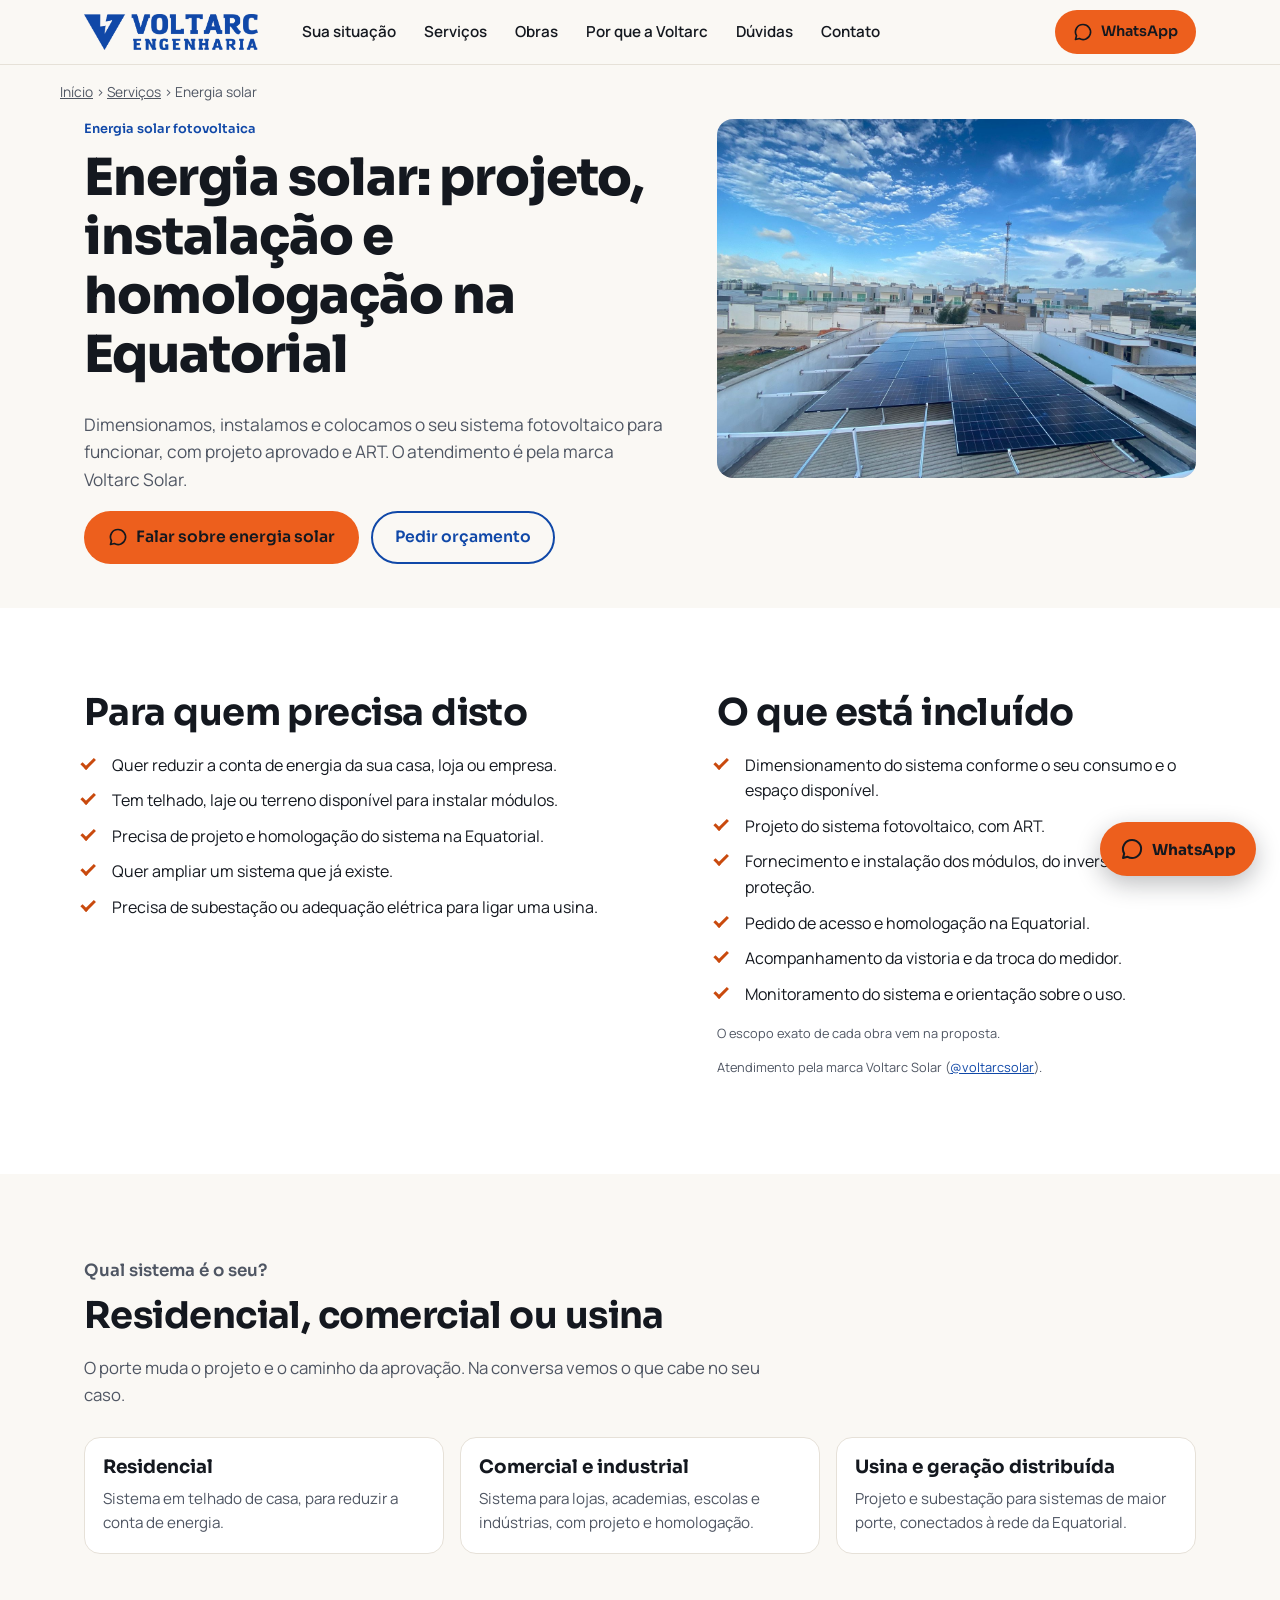
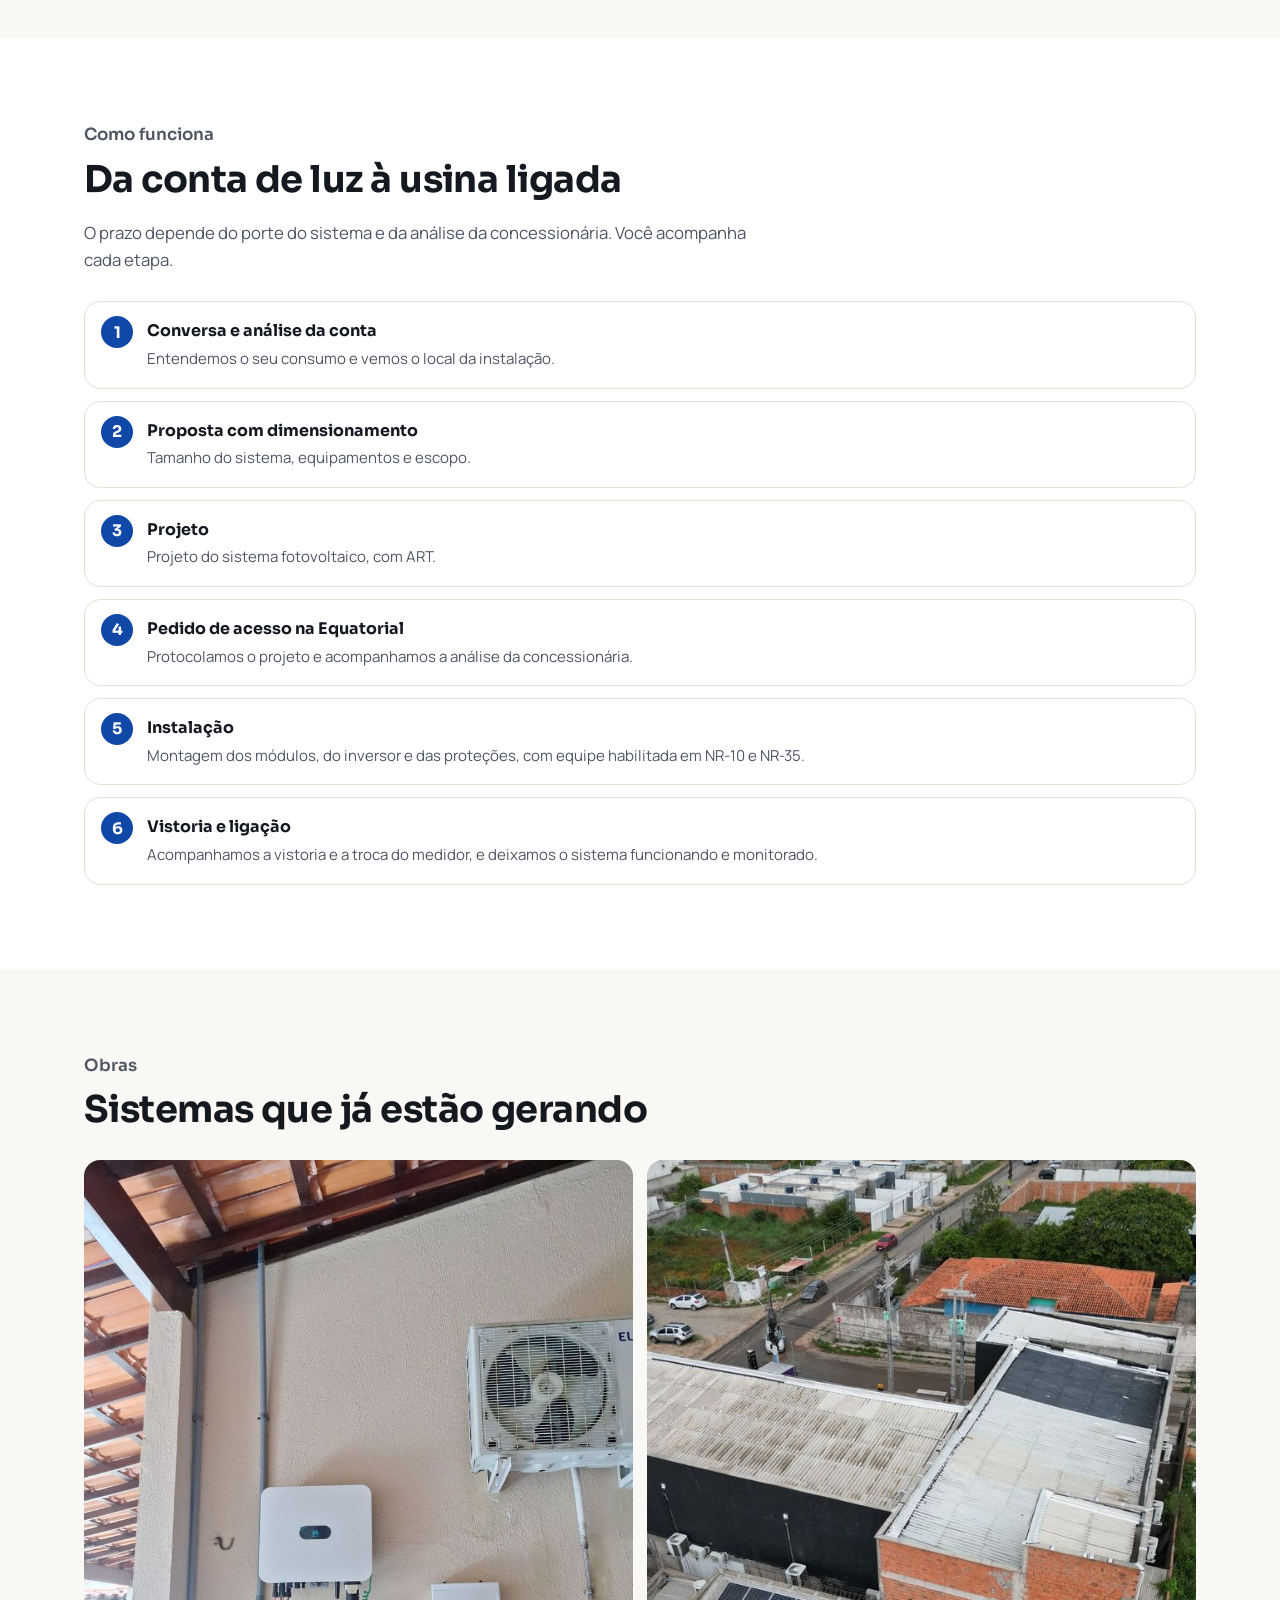
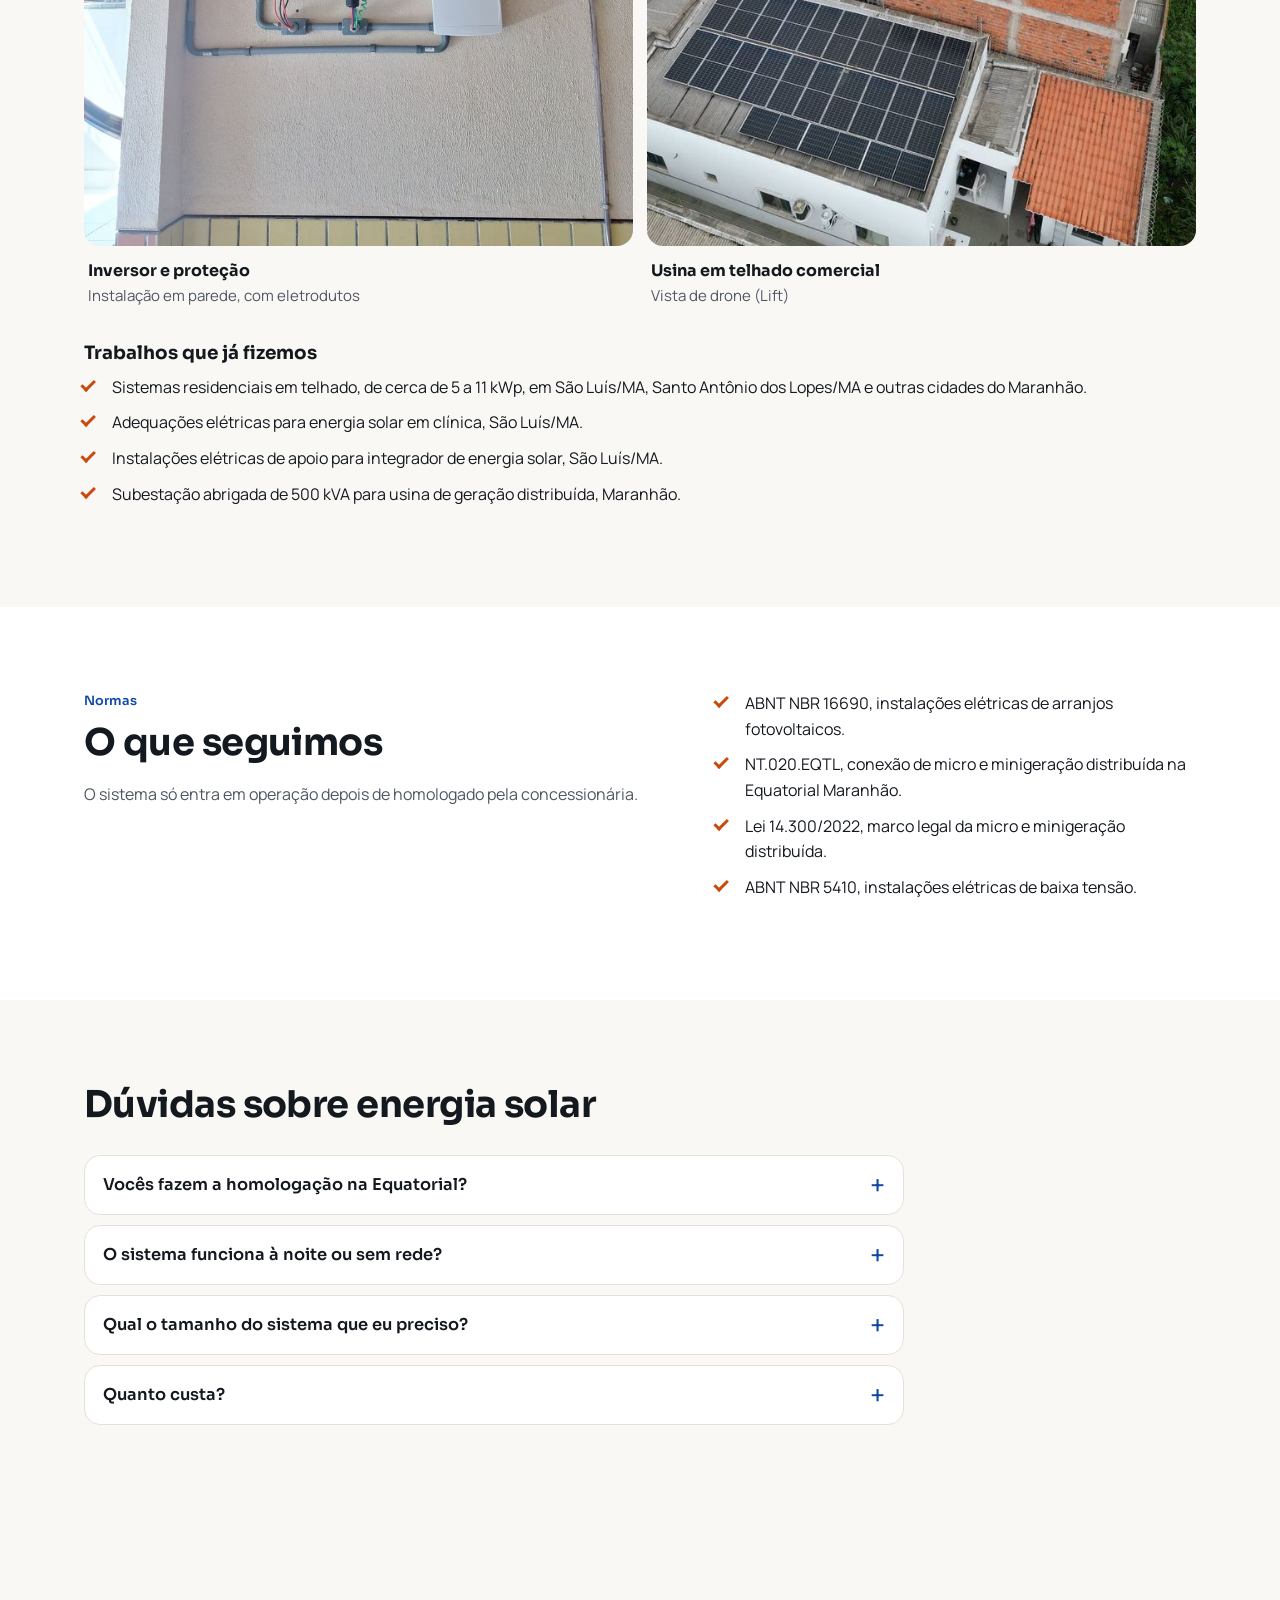
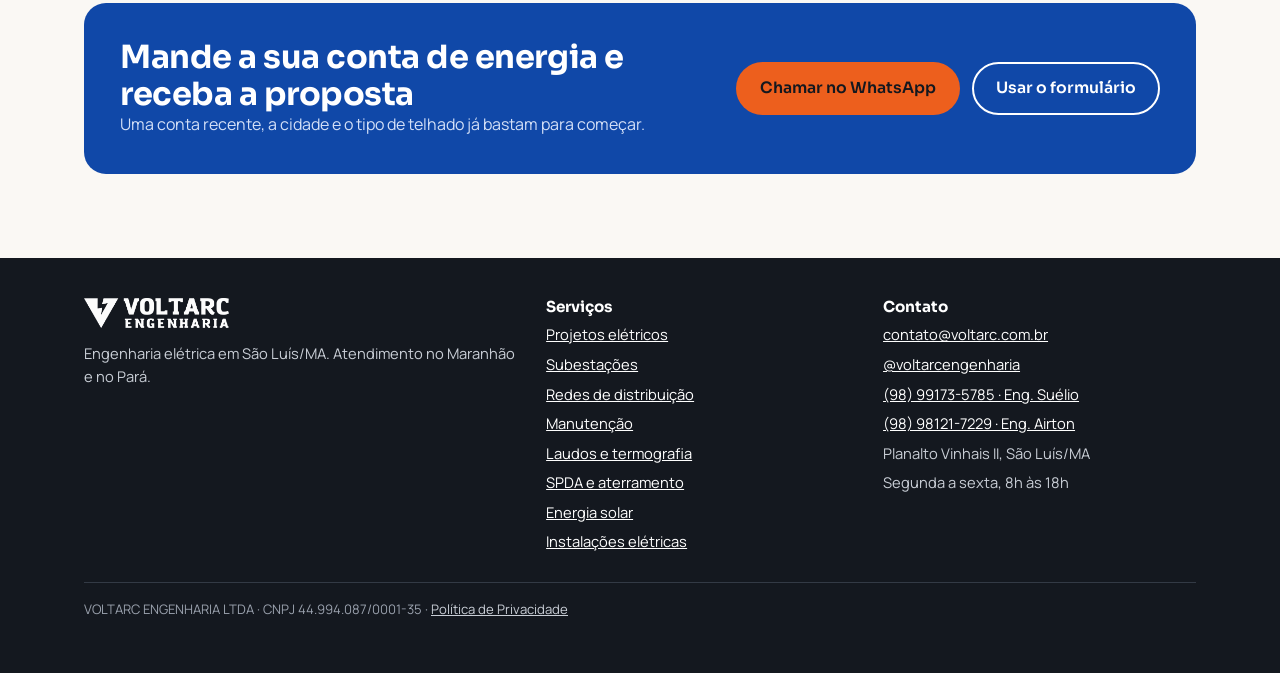
<file: servicos-solar.html>
<!DOCTYPE html>
<html lang="pt-BR">
<head>
  <meta charset="utf-8">
  <link rel="icon" href="favicon.ico" sizes="any">
  <link rel="icon" type="image/png" sizes="32x32" href="favicon-32.png">
  <link rel="apple-touch-icon" href="apple-touch-icon.png">
  <meta name="viewport" content="width=device-width, initial-scale=1">
  <title>Energia solar fotovoltaica em São Luís - MA | Voltarc Engenharia</title>
  <meta name="description" content="Projeto, instalação e homologação de sistema fotovoltaico na Equatorial, conforme NBR 16690 e NT.020. Voltarc Solar, Voltarc Engenharia, São Luís - MA.">
  <link rel="preconnect" href="https://fonts.googleapis.com">
  <link rel="preconnect" href="https://fonts.gstatic.com" crossorigin>
  <link href="https://fonts.googleapis.com/css2?family=Manrope:wght@400;500;600;700;800&family=Sora:wght@600;700;800&display=swap" rel="stylesheet">
  <link rel="stylesheet" href="style.css">
</head>
<body>
<a class="skip" href="#conteudo">Ir para o conteúdo</a>

<header class="site-header">
  <div class="wrap header-in">
    <a class="brand" href="index.html" aria-label="Voltarc Engenharia, página inicial">
      <img src="assets/Engenharia%20Horizontal_Logo%20Azul.png" alt="Voltarc Engenharia" width="1109" height="229">
    </a>
    <nav class="nav" id="menu" aria-label="Principal">
      <a href="index.html#situacoes">Sua situação</a>
      <a href="index.html#servicos">Serviços</a>
      <a href="index.html#obras">Obras</a>
      <a href="index.html#por-que">Por que a Voltarc</a>
      <a href="index.html#faq">Dúvidas</a>
      <a href="index.html#contato">Contato</a>
    </nav>
    <a class="btn btn--accent btn--sm header-cta" href="https://wa.me/5598991735785?text=Ol%C3%A1%21%20Quero%20or%C3%A7amento%20de%20energia%20solar." target="_blank" rel="noopener" data-wa>
      <svg viewBox="0 0 24 24" aria-hidden="true"><path d="M12 3a9 9 0 0 0-7.8 13.5L3 21l4.6-1.2A9 9 0 1 0 12 3z" fill="none" stroke="currentColor" stroke-width="2" stroke-linejoin="round"/></svg>
      WhatsApp
    </a>
    <button class="menu-btn" type="button" aria-expanded="false" aria-controls="menu" aria-label="Abrir menu"><span></span></button>
  </div>
</header>

<main id="conteudo">
  <div class="wrap crumbs"><a href="index.html">Início</a> &rsaquo; <a href="index.html#servicos">Serviços</a> &rsaquo; Energia solar</div>

  <!-- ===== TOPO ===== -->
  <section class="page-hero">
    <div class="wrap two-col">
      <div>
        <p class="eyebrow">Energia solar fotovoltaica</p>
        <h1>Energia solar: projeto, instalação e homologação na Equatorial</h1>
        <p class="lead" style="font-size:1.08rem;color:var(--muted)">Dimensionamos, instalamos e colocamos o seu sistema fotovoltaico para funcionar, com projeto aprovado e ART. O atendimento é pela marca Voltarc Solar.</p>
        <div class="btn-row">
          <a class="btn btn--accent" href="https://wa.me/5598991735785?text=Ol%C3%A1%21%20Quero%20or%C3%A7amento%20de%20energia%20solar." target="_blank" rel="noopener" data-wa>
            <svg viewBox="0 0 24 24" aria-hidden="true"><path d="M12 3a9 9 0 0 0-7.8 13.5L3 21l4.6-1.2A9 9 0 1 0 12 3z" fill="none" stroke="currentColor" stroke-width="2" stroke-linejoin="round"/></svg>
            Falar sobre energia solar
          </a>
          <a class="btn btn--ghost" href="#pedido">Pedir orçamento</a>
        </div>
      </div>
      <div>
        <img class="photo r-4x3" src="img/servicos/solar-1.jpg" alt="Módulos fotovoltaicos instalados em telhado de edificação, com céu azul ao fundo" width="1400" height="1050" fetchpriority="high" style="object-position:50% 50%">
      </div>
    </div>
  </section>

  <!-- ===== O QUE RESOLVE ===== -->
  <section class="section section--white">
    <div class="wrap two-col">
      <div>
        <h2>Para quem precisa disto</h2>
        <ul class="checks">
          <li>Quer reduzir a conta de energia da sua casa, loja ou empresa.</li>
          <li>Tem telhado, laje ou terreno disponível para instalar módulos.</li>
          <li>Precisa de projeto e homologação do sistema na Equatorial.</li>
          <li>Quer ampliar um sistema que já existe.</li>
          <li>Precisa de subestação ou adequação elétrica para ligar uma usina.</li>
        </ul>
      </div>
      <div>
        <h2>O que está incluído</h2>
        <ul class="checks">
          <li>Dimensionamento do sistema conforme o seu consumo e o espaço disponível.</li>
          <li>Projeto do sistema fotovoltaico, com ART.</li>
          <li>Fornecimento e instalação dos módulos, do inversor e da proteção.</li>
          <li>Pedido de acesso e homologação na Equatorial.</li>
          <li>Acompanhamento da vistoria e da troca do medidor.</li>
          <li>Monitoramento do sistema e orientação sobre o uso.</li>
        </ul>
        <p class="ph-note">O escopo exato de cada obra vem na proposta.</p>
        <p class="ph-note">Atendimento pela marca Voltarc Solar (<a href="https://www.instagram.com/voltarcsolar/" target="_blank" rel="noopener">@voltarcsolar</a>).</p>
      </div>
    </div>
  </section>

  <section class="section">
    <div class="wrap">
      <div class="section-head">
        <p class="eyebrow">Qual sistema é o seu?</p>
        <h2>Residencial, comercial ou usina</h2>
        <p>O porte muda o projeto e o caminho da aprovação. Na conversa vemos o que cabe no seu caso.</p>
      </div>
      <div class="types">
        <article class="type"><div class="type-body"><h3>Residencial</h3><p>Sistema em telhado de casa, para reduzir a conta de energia.</p></div></article>
        <article class="type"><div class="type-body"><h3>Comercial e industrial</h3><p>Sistema para lojas, academias, escolas e indústrias, com projeto e homologação.</p></div></article>
        <article class="type"><div class="type-body"><h3>Usina e geração distribuída</h3><p>Projeto e subestação para sistemas de maior porte, conectados à rede da Equatorial.</p></div></article>
      </div>
    </div>
  </section>

  <!-- ===== ETAPAS ===== -->
  <section class="section section--white">
    <div class="wrap">
      <div class="section-head">
        <p class="eyebrow">Como funciona</p>
        <h2>Da conta de luz à usina ligada</h2>
        <p>O prazo depende do porte do sistema e da análise da concessionária. Você acompanha cada etapa.</p>
      </div>
      <ol class="steps-list">
        <li><b>Conversa e análise da conta</b><span>Entendemos o seu consumo e vemos o local da instalação.</span></li>
        <li><b>Proposta com dimensionamento</b><span>Tamanho do sistema, equipamentos e escopo.</span></li>
        <li><b>Projeto</b><span>Projeto do sistema fotovoltaico, com ART.</span></li>
        <li><b>Pedido de acesso na Equatorial</b><span>Protocolamos o projeto e acompanhamos a análise da concessionária.</span></li>
        <li><b>Instalação</b><span>Montagem dos módulos, do inversor e das proteções, com equipe habilitada em NR-10 e NR-35.</span></li>
        <li><b>Vistoria e ligação</b><span>Acompanhamos a vistoria e a troca do medidor, e deixamos o sistema funcionando e monitorado.</span></li>
      </ol>
    </div>
  </section>

  <!-- ===== OBRAS ===== -->
  <section class="section">
    <div class="wrap">
      <div class="section-head">
        <p class="eyebrow">Obras</p>
        <h2>Sistemas que já estão gerando</h2>
      </div>
      <div class="ba-grid" style="grid-template-columns:repeat(auto-fit,minmax(240px,1fr))">
        <figure class="work" style="flex:none;margin:0">
          <img class="photo r-4x5" src="img/servicos/solar-2.jpg" alt="Inversor solar instalado em parede externa, com eletroduto aparente e caixa de proteção" width="1100" height="1100" loading="lazy" decoding="async" style="object-position:50% 50%">
          <figcaption><b>Inversor e proteção</b><span>Instalação em parede, com eletrodutos</span></figcaption>
        </figure>
        <figure class="work" style="flex:none;margin:0">
          <img class="photo r-4x5" src="img/servicos/solar-3.jpg" alt="Vista aérea de drone de módulos fotovoltaicos em telhado de edificação comercial" width="1100" height="825" loading="lazy" decoding="async" style="object-position:50% 55%">
          <figcaption><b>Usina em telhado comercial</b><span>Vista de drone (Lift)</span></figcaption>
        </figure>
      </div>
      <h3 style="margin:34px 0 12px">Trabalhos que já fizemos</h3>
      <ul class="checks">
          <li>Sistemas residenciais em telhado, de cerca de 5 a 11 kWp, em São Luís/MA, Santo Antônio dos Lopes/MA e outras cidades do Maranhão.</li>
          <li>Adequações elétricas para energia solar em clínica, São Luís/MA.</li>
          <li>Instalações elétricas de apoio para integrador de energia solar, São Luís/MA.</li>
          <li>Subestação abrigada de 500 kVA para usina de geração distribuída, Maranhão.</li>
      </ul>
    </div>
  </section>

  <!-- ===== NORMAS ===== -->
  <section class="section section--white">
    <div class="wrap two-col">
      <div>
        <p class="eyebrow">Normas</p>
        <h2>O que seguimos</h2>
        <p style="color:var(--muted)">O sistema só entra em operação depois de homologado pela concessionária.</p>
      </div>
      <div>
        <ul class="checks">
          <li>ABNT NBR 16690, instalações elétricas de arranjos fotovoltaicos.</li>
          <li>NT.020.EQTL, conexão de micro e minigeração distribuída na Equatorial Maranhão.</li>
          <li>Lei 14.300/2022, marco legal da micro e minigeração distribuída.</li>
          <li>ABNT NBR 5410, instalações elétricas de baixa tensão.</li>
        </ul>
      </div>
    </div>
  </section>

  <!-- ===== FAQ DO SERVIÇO ===== -->
  <section class="section">
    <div class="wrap">
      <div class="section-head"><h2>Dúvidas sobre energia solar</h2></div>
      <div class="faq">
        <details>
          <summary>Vocês fazem a homologação na Equatorial?</summary>
          <div class="ans"><p>Sim. Protocolamos o projeto, respondemos às exigências, acompanhamos a vistoria e a troca do medidor, conforme a NT.020 da Equatorial.</p></div>
        </details>
        <details>
          <summary>O sistema funciona à noite ou sem rede?</summary>
          <div class="ans"><p>O sistema conectado à rede gera durante o dia, e a energia que você não usa vira crédito na conta, conforme as regras da Lei 14.300/2022. À noite, você usa a energia da rede. Por segurança, o sistema conectado à rede desliga quando a rede cai.</p></div>
        </details>
        <details>
          <summary>Qual o tamanho do sistema que eu preciso?</summary>
          <div class="ans"><p>Depende do seu consumo, do espaço e da orientação do telhado. Mande uma conta de energia recente pelo WhatsApp que dimensionamos.</p></div>
        </details>
        <details>
          <summary>Quanto custa?</summary>
          <div class="ans"><p>Depende do porte e do escopo, então não há preço fechado sem conhecer o caso. Mande os dados pelo WhatsApp e retornamos com a proposta.</p></div>
        </details>
      </div>
    </div>
  </section>

  <!-- ===== CTA ===== -->
  <section class="section" id="pedido">
    <div class="wrap">
      <div class="cta-band">
        <div>
          <h2>Mande a sua conta de energia e receba a proposta</h2>
          <p>Uma conta recente, a cidade e o tipo de telhado já bastam para começar.</p>
        </div>
        <div class="btn-row">
          <a class="btn btn--accent" href="https://wa.me/5598991735785?text=Ol%C3%A1%21%20Quero%20or%C3%A7amento%20de%20energia%20solar." target="_blank" rel="noopener" data-wa>Chamar no WhatsApp</a>
          <a class="btn btn--ghost-light" href="index.html#contato">Usar o formulário</a>
        </div>
      </div>
    </div>
  </section>
</main>

<footer class="site-footer">
  <div class="wrap">
    <div class="foot-grid">
      <div>
        <img src="assets/Engenharia%20Horizontal_Logo%20Branca.png" alt="Voltarc Engenharia" width="1109" height="229">
        <p>Engenharia elétrica em São Luís/MA. Atendimento no Maranhão e no Pará.</p>
      </div>
      <div>
        <h4>Serviços</h4>
        <ul>
          <li><a href="servicos-projetos.html">Projetos elétricos</a></li>
          <li><a href="servicos-subestacoes.html">Subestações</a></li>
          <li><a href="servicos-redes.html">Redes de distribuição</a></li>
          <li><a href="servicos-manutencao.html">Manutenção</a></li>
          <li><a href="servicos-laudos.html">Laudos e termografia</a></li>
          <li><a href="servicos-spda.html">SPDA e aterramento</a></li>
          <li><a href="servicos-solar.html">Energia solar</a></li>
          <li><a href="servicos-instalacoes.html">Instalações elétricas</a></li>
        </ul>
      </div>
      <div>
        <h4>Contato</h4>
        <ul>
          <li><a href="mailto:contato@voltarc.com.br">contato@voltarc.com.br</a></li>
          <li><a href="https://www.instagram.com/voltarcengenharia/" target="_blank" rel="noopener">@voltarcengenharia</a></li>
          <li><a href="https://wa.me/5598991735785" target="_blank" rel="noopener">(98) 99173-5785 · Eng. Suélio</a></li>
          <li><a href="https://wa.me/5598981217229" target="_blank" rel="noopener">(98) 98121-7229 · Eng. Airton</a></li>
          <li>Planalto Vinhais II, São Luís/MA</li>
          <li>Segunda a sexta, 8h às 18h</li>
        </ul>
      </div>
    </div>
    <p class="legal">VOLTARC ENGENHARIA LTDA · CNPJ 44.994.087/0001-35 · <a href="privacidade.html">Política de Privacidade</a></p>
  </div>
</footer>

<button class="wa-float" type="button" data-wa aria-haspopup="dialog" aria-expanded="false" aria-controls="wa-menu">
  <svg viewBox="0 0 24 24" aria-hidden="true"><path d="M12 3a9 9 0 0 0-7.8 13.5L3 21l4.6-1.2A9 9 0 1 0 12 3z" fill="none" stroke="currentColor" stroke-width="2" stroke-linejoin="round"/></svg>
  WhatsApp
</button>

<div class="wa-menu" id="wa-menu" role="dialog" aria-modal="false" aria-labelledby="wa-menu-t" hidden>
  <div class="wa-menu-head"><p class="wa-menu-t" id="wa-menu-t">Com quem você quer falar?</p><button class="wa-close" type="button" aria-label="Fechar">&times;</button></div>
  <a class="wa-opt" href="https://wa.me/5598991735785" data-n="5598991735785" target="_blank" rel="noopener"><b>Eng. Suélio L. de Alencar</b><span>(98) 99173-5785</span></a>
  <a class="wa-opt" href="https://wa.me/5598981217229" data-n="5598981217229" target="_blank" rel="noopener"><b>Eng. Airton Martins Carlos</b><span>(98) 98121-7229</span></a>
</div>

<script>
  // Menu mobile
  (function () {
    var btn = document.querySelector('.menu-btn');
    var nav = document.getElementById('menu');
    btn.addEventListener('click', function () {
      var open = nav.classList.toggle('open');
      btn.setAttribute('aria-expanded', open ? 'true' : 'false');
    });
    nav.addEventListener('click', function (e) {
      if (e.target.tagName === 'A') { nav.classList.remove('open'); btn.setAttribute('aria-expanded', 'false'); }
    });
  })();
  // Menu de escolha do WhatsApp (Esc e clique fora fecham)
  (function () {
    var menu = document.getElementById('wa-menu');
    if (!menu) return;
    var opts = menu.querySelectorAll('.wa-opt');
    var last = null;
    var defMsg = 'Olá! Vim pelo site da Voltarc e quero falar com um engenheiro.';
    var triggers = document.querySelectorAll('[data-wa]');
    for (var k = 0; k < triggers.length; k++) { triggers[k].setAttribute('aria-haspopup', 'dialog'); triggers[k].setAttribute('aria-expanded', 'false'); }
    function msgOf(el) {
      var h = el.getAttribute('href') || '';
      var i = h.indexOf('text=');
      if (i > -1) { try { return decodeURIComponent(h.slice(i + 5)); } catch (x) {} }
      return defMsg;
    }
    function openMenu(t) {
      last = t;
      var m = encodeURIComponent(msgOf(t));
      for (var i = 0; i < opts.length; i++) opts[i].href = 'https://wa.me/' + opts[i].getAttribute('data-n') + '?text=' + m;
      menu.hidden = false;
      for (var j = 0; j < triggers.length; j++) triggers[j].setAttribute('aria-expanded', triggers[j] === t ? 'true' : 'false');
      opts[0].focus();
    }
    function closeMenu(back) {
      if (menu.hidden) return;
      menu.hidden = true;
      for (var j = 0; j < triggers.length; j++) triggers[j].setAttribute('aria-expanded', 'false');
      if (back && last) last.focus();
    }
    document.addEventListener('click', function (e) {
      var t = e.target.closest ? e.target.closest('[data-wa]') : null;
      if (t) { e.preventDefault(); if (!menu.hidden && last === t) closeMenu(true); else openMenu(t); return; }
      if (menu.contains(e.target)) { if (e.target.closest('.wa-close')) closeMenu(true); else if (e.target.closest('.wa-opt')) setTimeout(function () { closeMenu(false); }, 150); return; }
      closeMenu(false);
    });
    document.addEventListener('keydown', function (e) { if (e.key === 'Escape') closeMenu(true); });
  })();
</script>
</body>
</html>
</file>
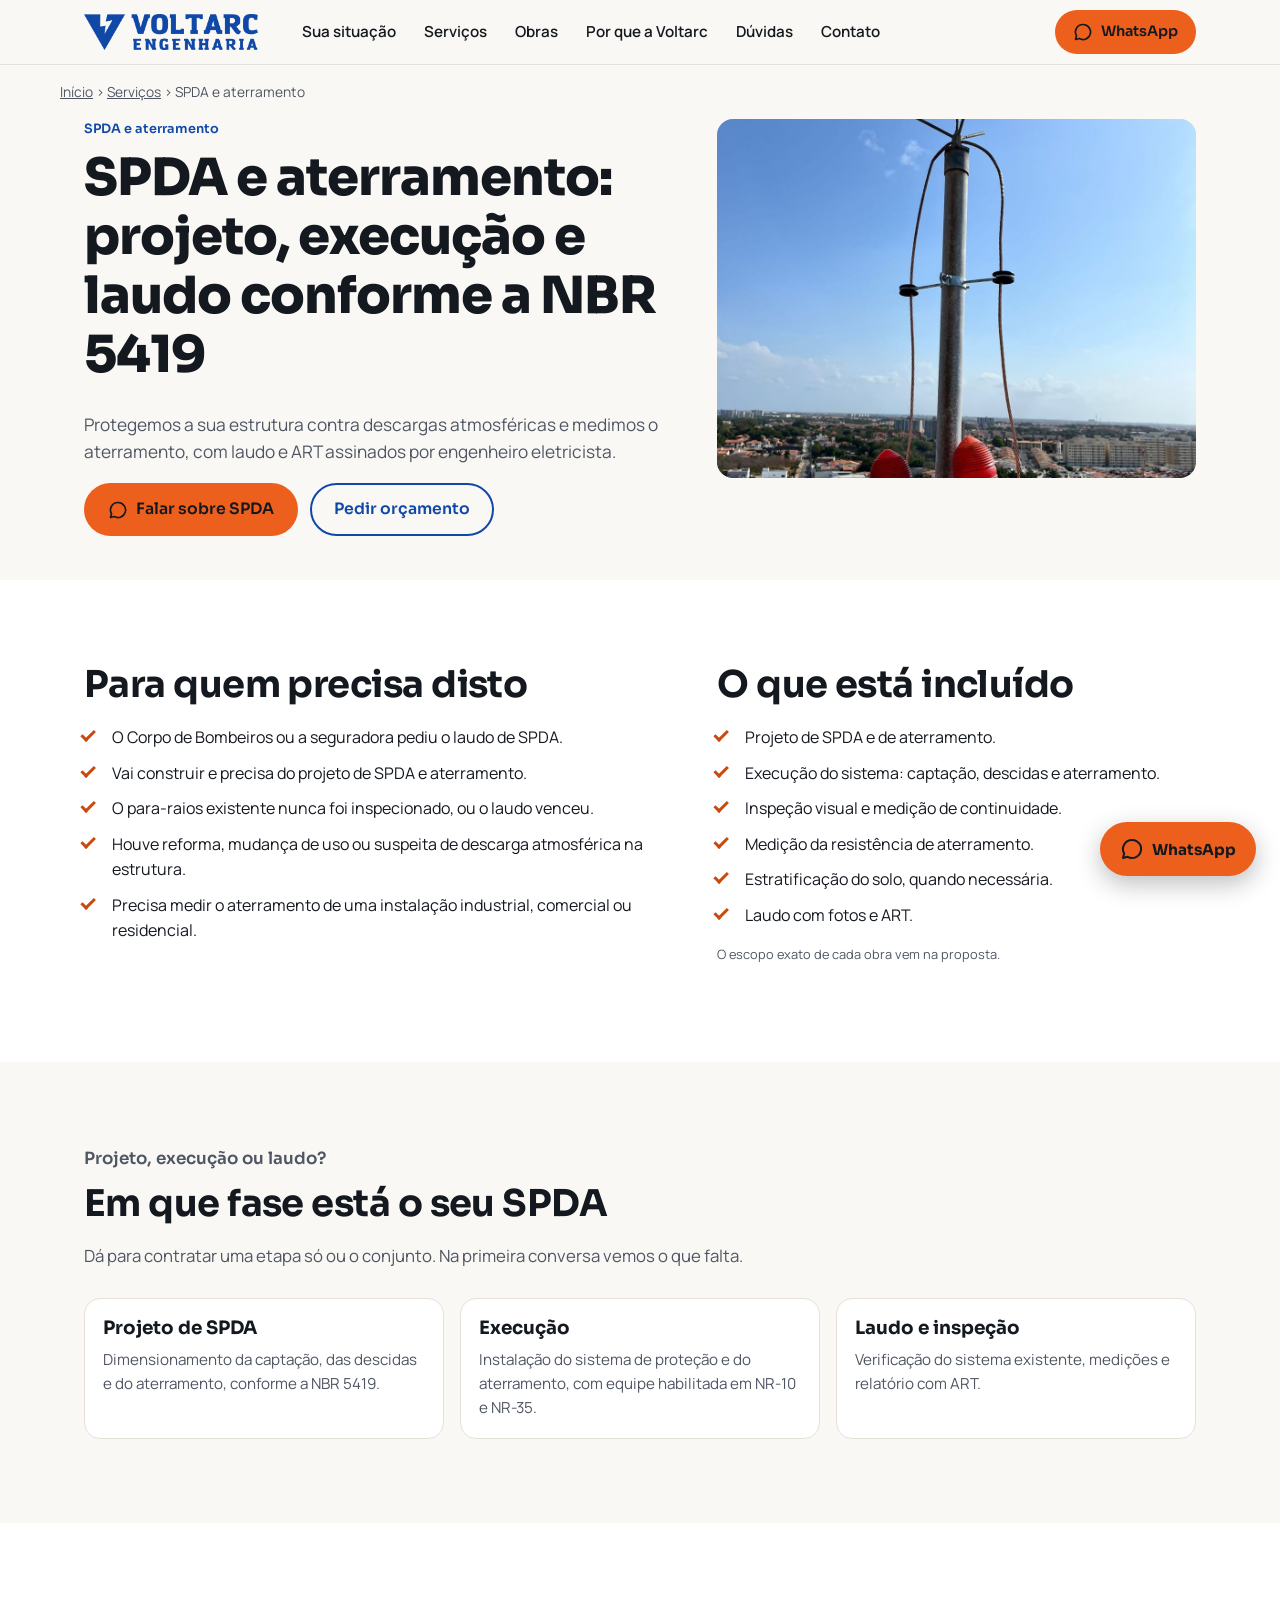
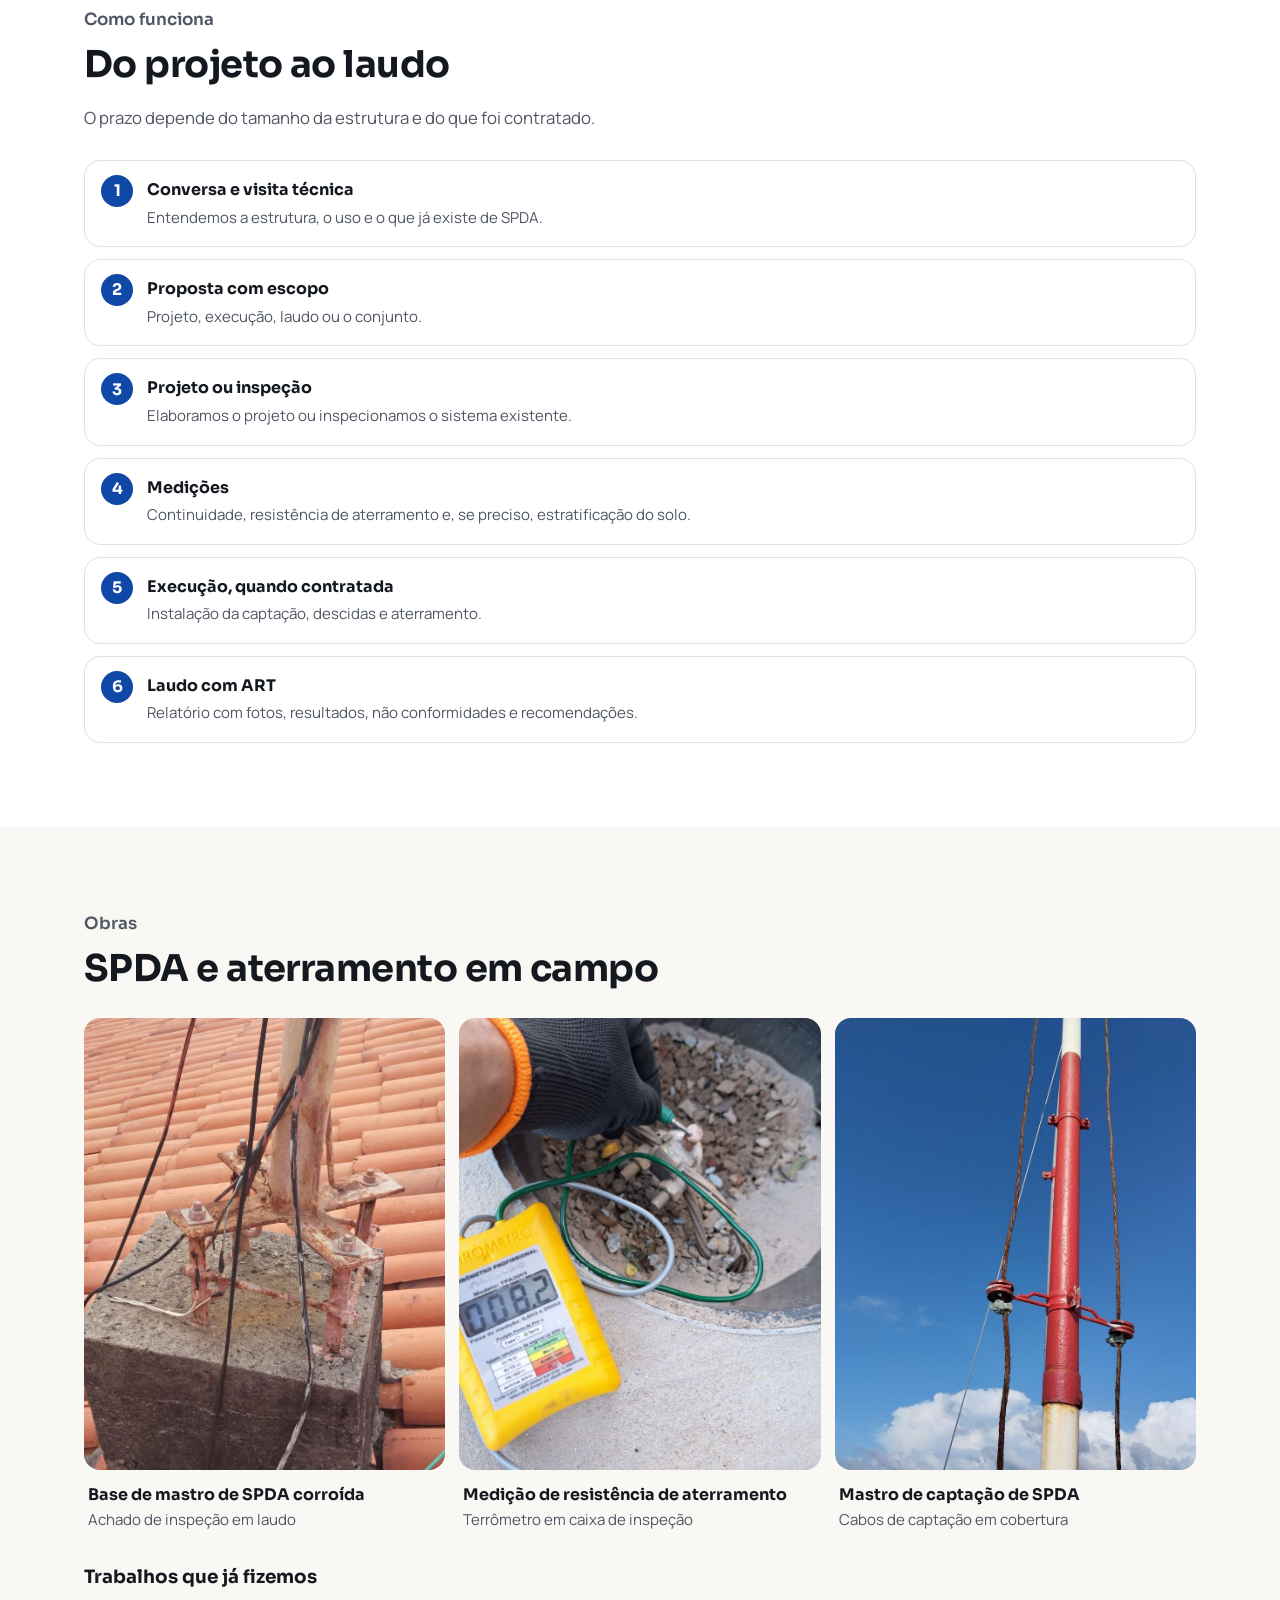
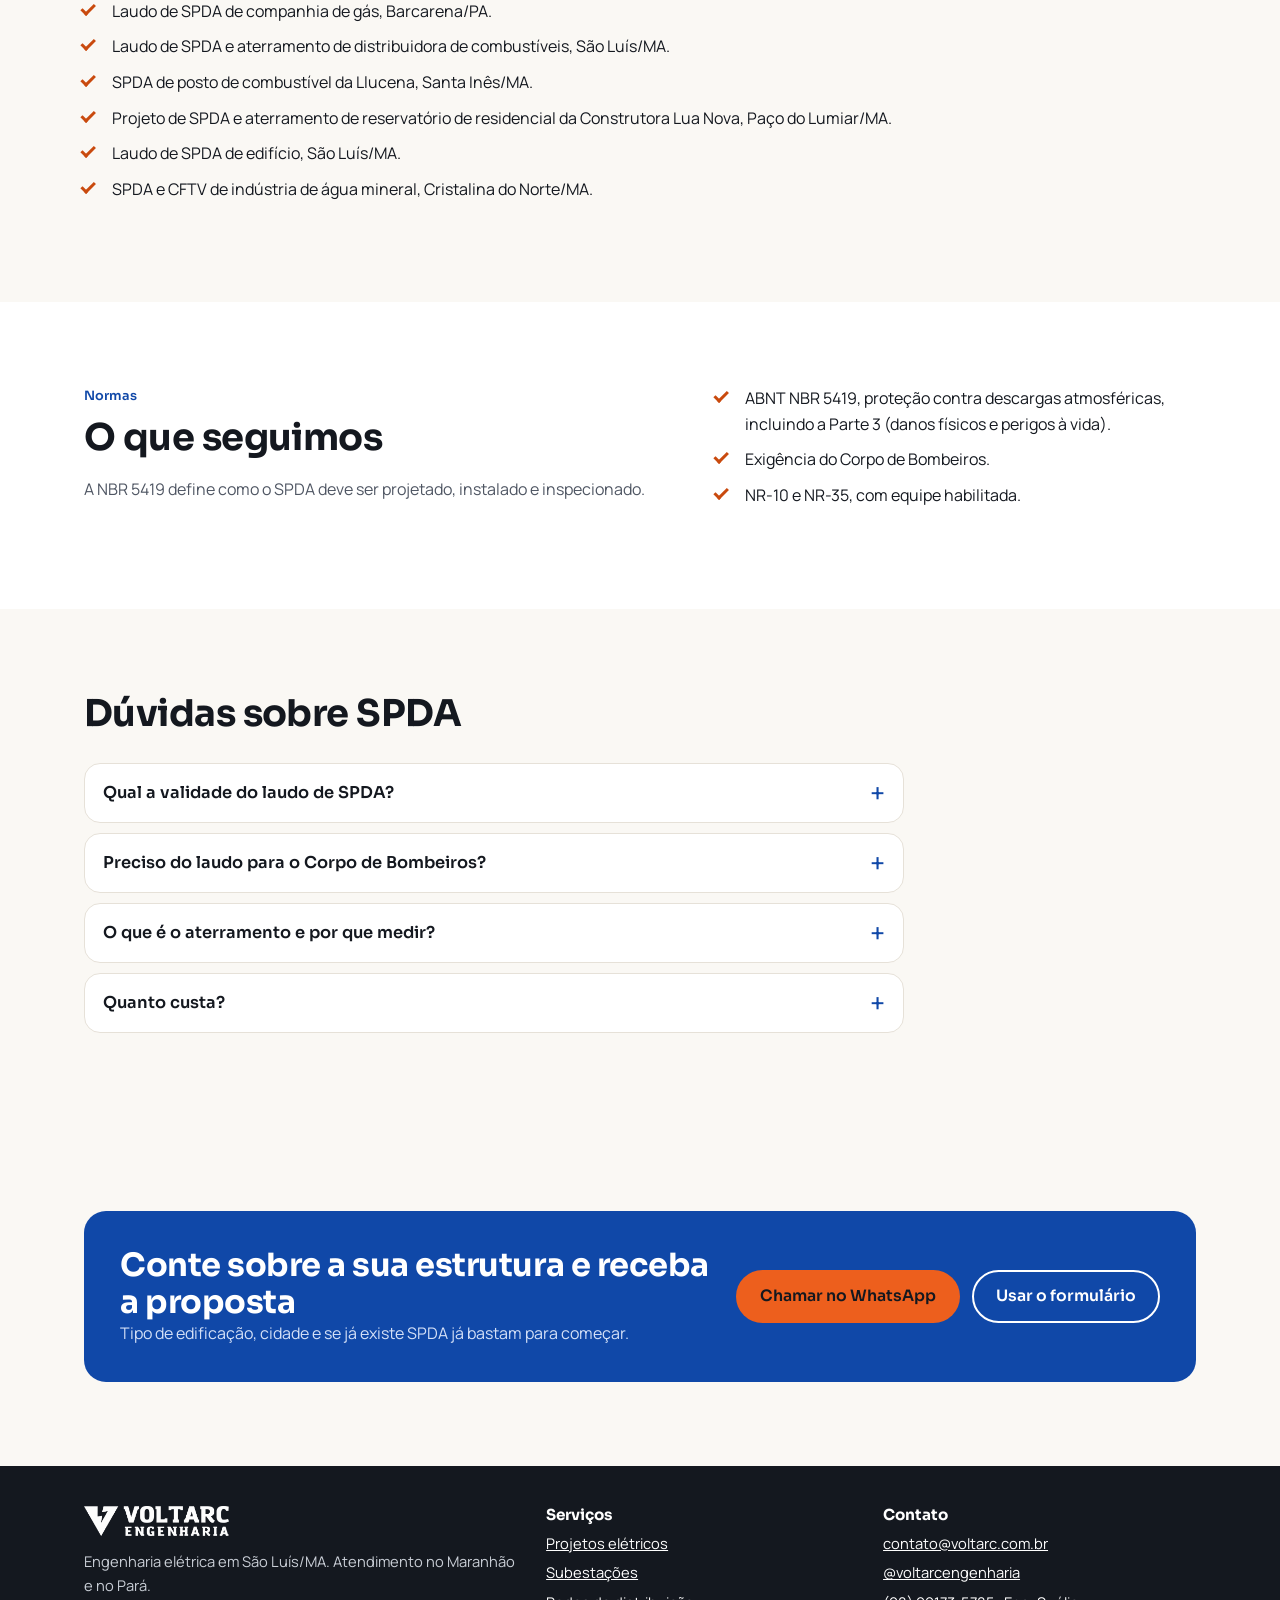
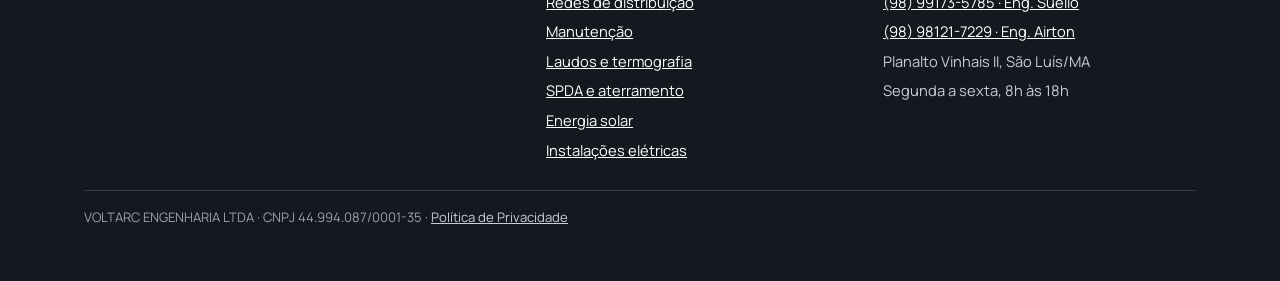
<file: servicos-spda.html>
<!DOCTYPE html>
<html lang="pt-BR">
<head>
  <meta charset="utf-8">
  <link rel="icon" href="favicon.ico" sizes="any">
  <link rel="icon" type="image/png" sizes="32x32" href="favicon-32.png">
  <link rel="apple-touch-icon" href="apple-touch-icon.png">
  <meta name="viewport" content="width=device-width, initial-scale=1">
  <title>SPDA e aterramento: projeto, execução e laudo em São Luís - MA | Voltarc Engenharia</title>
  <meta name="description" content="Projeto, execução e laudo de SPDA (para-raios) e aterramento conforme NBR 5419, com ART. Voltarc Engenharia, São Luís - MA.">
  <link rel="preconnect" href="https://fonts.googleapis.com">
  <link rel="preconnect" href="https://fonts.gstatic.com" crossorigin>
  <link href="https://fonts.googleapis.com/css2?family=Manrope:wght@400;500;600;700;800&family=Sora:wght@600;700;800&display=swap" rel="stylesheet">
  <link rel="stylesheet" href="style.css">
</head>
<body>
<a class="skip" href="#conteudo">Ir para o conteúdo</a>

<header class="site-header">
  <div class="wrap header-in">
    <a class="brand" href="index.html" aria-label="Voltarc Engenharia, página inicial">
      <img src="assets/Engenharia%20Horizontal_Logo%20Azul.png" alt="Voltarc Engenharia" width="1109" height="229">
    </a>
    <nav class="nav" id="menu" aria-label="Principal">
      <a href="index.html#situacoes">Sua situação</a>
      <a href="index.html#servicos">Serviços</a>
      <a href="index.html#obras">Obras</a>
      <a href="index.html#por-que">Por que a Voltarc</a>
      <a href="index.html#faq">Dúvidas</a>
      <a href="index.html#contato">Contato</a>
    </nav>
    <a class="btn btn--accent btn--sm header-cta" href="https://wa.me/5598991735785?text=Ol%C3%A1%21%20Preciso%20de%20laudo%20ou%20projeto%20de%20SPDA." target="_blank" rel="noopener" data-wa>
      <svg viewBox="0 0 24 24" aria-hidden="true"><path d="M12 3a9 9 0 0 0-7.8 13.5L3 21l4.6-1.2A9 9 0 1 0 12 3z" fill="none" stroke="currentColor" stroke-width="2" stroke-linejoin="round"/></svg>
      WhatsApp
    </a>
    <button class="menu-btn" type="button" aria-expanded="false" aria-controls="menu" aria-label="Abrir menu"><span></span></button>
  </div>
</header>

<main id="conteudo">
  <div class="wrap crumbs"><a href="index.html">Início</a> &rsaquo; <a href="index.html#servicos">Serviços</a> &rsaquo; SPDA e aterramento</div>

  <!-- ===== TOPO ===== -->
  <section class="page-hero">
    <div class="wrap two-col">
      <div>
        <p class="eyebrow">SPDA e aterramento</p>
        <h1>SPDA e aterramento: projeto, execução e laudo conforme a NBR 5419</h1>
        <p class="lead" style="font-size:1.08rem;color:var(--muted)">Protegemos a sua estrutura contra descargas atmosféricas e medimos o aterramento, com laudo e ART assinados por engenheiro eletricista.</p>
        <div class="btn-row">
          <a class="btn btn--accent" href="https://wa.me/5598991735785?text=Ol%C3%A1%21%20Preciso%20de%20laudo%20ou%20projeto%20de%20SPDA." target="_blank" rel="noopener" data-wa>
            <svg viewBox="0 0 24 24" aria-hidden="true"><path d="M12 3a9 9 0 0 0-7.8 13.5L3 21l4.6-1.2A9 9 0 1 0 12 3z" fill="none" stroke="currentColor" stroke-width="2" stroke-linejoin="round"/></svg>
            Falar sobre SPDA
          </a>
          <a class="btn btn--ghost" href="#pedido">Pedir orçamento</a>
        </div>
      </div>
      <div>
        <img class="photo r-4x3" src="img/servicos/spda-1.jpg" alt="Captor de SPDA com sinalizadores no topo de uma cúpula, com a cidade ao fundo" width="1050" height="1400" fetchpriority="high" style="object-position:50% 35%">
      </div>
    </div>
  </section>

  <!-- ===== O QUE RESOLVE ===== -->
  <section class="section section--white">
    <div class="wrap two-col">
      <div>
        <h2>Para quem precisa disto</h2>
        <ul class="checks">
          <li>O Corpo de Bombeiros ou a seguradora pediu o laudo de SPDA.</li>
          <li>Vai construir e precisa do projeto de SPDA e aterramento.</li>
          <li>O para-raios existente nunca foi inspecionado, ou o laudo venceu.</li>
          <li>Houve reforma, mudança de uso ou suspeita de descarga atmosférica na estrutura.</li>
          <li>Precisa medir o aterramento de uma instalação industrial, comercial ou residencial.</li>
        </ul>
      </div>
      <div>
        <h2>O que está incluído</h2>
        <ul class="checks">
          <li>Projeto de SPDA e de aterramento.</li>
          <li>Execução do sistema: captação, descidas e aterramento.</li>
          <li>Inspeção visual e medição de continuidade.</li>
          <li>Medição da resistência de aterramento.</li>
          <li>Estratificação do solo, quando necessária.</li>
          <li>Laudo com fotos e ART.</li>
        </ul>
        <p class="ph-note">O escopo exato de cada obra vem na proposta.</p>
      </div>
    </div>
  </section>

  <section class="section">
    <div class="wrap">
      <div class="section-head">
        <p class="eyebrow">Projeto, execução ou laudo?</p>
        <h2>Em que fase está o seu SPDA</h2>
        <p>Dá para contratar uma etapa só ou o conjunto. Na primeira conversa vemos o que falta.</p>
      </div>
      <div class="types">
        <article class="type"><div class="type-body"><h3>Projeto de SPDA</h3><p>Dimensionamento da captação, das descidas e do aterramento, conforme a NBR 5419.</p></div></article>
        <article class="type"><div class="type-body"><h3>Execução</h3><p>Instalação do sistema de proteção e do aterramento, com equipe habilitada em NR-10 e NR-35.</p></div></article>
        <article class="type"><div class="type-body"><h3>Laudo e inspeção</h3><p>Verificação do sistema existente, medições e relatório com ART.</p></div></article>
      </div>
    </div>
  </section>

  <!-- ===== ETAPAS ===== -->
  <section class="section section--white">
    <div class="wrap">
      <div class="section-head">
        <p class="eyebrow">Como funciona</p>
        <h2>Do projeto ao laudo</h2>
        <p>O prazo depende do tamanho da estrutura e do que foi contratado.</p>
      </div>
      <ol class="steps-list">
        <li><b>Conversa e visita técnica</b><span>Entendemos a estrutura, o uso e o que já existe de SPDA.</span></li>
        <li><b>Proposta com escopo</b><span>Projeto, execução, laudo ou o conjunto.</span></li>
        <li><b>Projeto ou inspeção</b><span>Elaboramos o projeto ou inspecionamos o sistema existente.</span></li>
        <li><b>Medições</b><span>Continuidade, resistência de aterramento e, se preciso, estratificação do solo.</span></li>
        <li><b>Execução, quando contratada</b><span>Instalação da captação, descidas e aterramento.</span></li>
        <li><b>Laudo com ART</b><span>Relatório com fotos, resultados, não conformidades e recomendações.</span></li>
      </ol>
    </div>
  </section>

  <!-- ===== OBRAS ===== -->
  <section class="section">
    <div class="wrap">
      <div class="section-head">
        <p class="eyebrow">Obras</p>
        <h2>SPDA e aterramento em campo</h2>
      </div>
      <div class="ba-grid" style="grid-template-columns:repeat(auto-fit,minmax(240px,1fr))">
        <figure class="work" style="flex:none;margin:0">
          <img class="photo r-4x5" src="img/servicos/spda-2.jpg" alt="Base de mastro de SPDA corroída sobre telhado cerâmico" width="827" height="1100" loading="lazy" decoding="async" style="object-position:50% 40%">
          <figcaption><b>Base de mastro de SPDA corroída</b><span>Achado de inspeção em laudo</span></figcaption>
        </figure>
        <figure class="work" style="flex:none;margin:0">
          <img class="photo r-4x5" src="img/servicos/spda-3.jpg" alt="Terrômetro digital medindo a resistência de aterramento em caixa de inspeção" width="1100" height="1100" loading="lazy" decoding="async" style="object-position:50% 45%">
          <figcaption><b>Medição de resistência de aterramento</b><span>Terrômetro em caixa de inspeção</span></figcaption>
        </figure>
        <figure class="work" style="flex:none;margin:0">
          <img class="photo r-4x5" src="img/servicos/spda-4.jpg" alt="Mastro de SPDA com cabos de captação sobre cobertura, contra o céu" width="828" height="1100" loading="lazy" decoding="async" style="object-position:50% 40%">
          <figcaption><b>Mastro de captação de SPDA</b><span>Cabos de captação em cobertura</span></figcaption>
        </figure>
      </div>
      <h3 style="margin:34px 0 12px">Trabalhos que já fizemos</h3>
      <ul class="checks">
          <li>Laudo de SPDA de companhia de gás, Barcarena/PA.</li>
          <li>Laudo de SPDA e aterramento de distribuidora de combustíveis, São Luís/MA.</li>
          <li>SPDA de posto de combustível da Llucena, Santa Inês/MA.</li>
          <li>Projeto de SPDA e aterramento de reservatório de residencial da Construtora Lua Nova, Paço do Lumiar/MA.</li>
          <li>Laudo de SPDA de edifício, São Luís/MA.</li>
          <li>SPDA e CFTV de indústria de água mineral, Cristalina do Norte/MA.</li>
      </ul>
    </div>
  </section>

  <!-- ===== NORMAS ===== -->
  <section class="section section--white">
    <div class="wrap two-col">
      <div>
        <p class="eyebrow">Normas</p>
        <h2>O que seguimos</h2>
        <p style="color:var(--muted)">A NBR 5419 define como o SPDA deve ser projetado, instalado e inspecionado.</p>
      </div>
      <div>
        <ul class="checks">
          <li>ABNT NBR 5419, proteção contra descargas atmosféricas, incluindo a Parte 3 (danos físicos e perigos à vida).</li>
          <li>Exigência do Corpo de Bombeiros.</li>
          <li>NR-10 e NR-35, com equipe habilitada.</li>
        </ul>
      </div>
    </div>
  </section>

  <!-- ===== FAQ DO SERVIÇO ===== -->
  <section class="section">
    <div class="wrap">
      <div class="section-head"><h2>Dúvidas sobre SPDA</h2></div>
      <div class="faq">
        <details>
          <summary>Qual a validade do laudo de SPDA?</summary>
          <div class="ans"><p>O laudo vale até a próxima inspeção periódica. Pela NBR 5419-3, a inspeção é anual em locais com corrosão atmosférica severa, como regiões litorâneas, e a cada 3 anos nas demais estruturas. Também é preciso inspecionar depois de reformas, de mudança de uso ou quando houver suspeita de descarga atmosférica na estrutura.</p></div>
        </details>
        <details>
          <summary>Preciso do laudo para o Corpo de Bombeiros?</summary>
          <div class="ans"><p>Sim, conforme a exigência do Corpo de Bombeiros para o tipo da sua edificação. Se você já recebeu a lista de exigências, mande para nós que montamos o laudo de acordo.</p></div>
        </details>
        <details>
          <summary>O que é o aterramento e por que medir?</summary>
          <div class="ans"><p>É a ligação do sistema com a terra, que leva a corrente da descarga para o solo. Com o tempo, o solo e as conexões mudam, por isso medimos a resistência de aterramento e verificamos a continuidade.</p></div>
        </details>
        <details>
          <summary>Quanto custa?</summary>
          <div class="ans"><p>Depende do porte e do escopo, então não há preço fechado sem conhecer o caso. Mande os dados pelo WhatsApp e retornamos com a proposta.</p></div>
        </details>
      </div>
    </div>
  </section>

  <!-- ===== CTA ===== -->
  <section class="section" id="pedido">
    <div class="wrap">
      <div class="cta-band">
        <div>
          <h2>Conte sobre a sua estrutura e receba a proposta</h2>
          <p>Tipo de edificação, cidade e se já existe SPDA já bastam para começar.</p>
        </div>
        <div class="btn-row">
          <a class="btn btn--accent" href="https://wa.me/5598991735785?text=Ol%C3%A1%21%20Quero%20or%C3%A7amento%20de%20SPDA." target="_blank" rel="noopener" data-wa>Chamar no WhatsApp</a>
          <a class="btn btn--ghost-light" href="index.html#contato">Usar o formulário</a>
        </div>
      </div>
    </div>
  </section>
</main>

<footer class="site-footer">
  <div class="wrap">
    <div class="foot-grid">
      <div>
        <img src="assets/Engenharia%20Horizontal_Logo%20Branca.png" alt="Voltarc Engenharia" width="1109" height="229">
        <p>Engenharia elétrica em São Luís/MA. Atendimento no Maranhão e no Pará.</p>
      </div>
      <div>
        <h4>Serviços</h4>
        <ul>
          <li><a href="servicos-projetos.html">Projetos elétricos</a></li>
          <li><a href="servicos-subestacoes.html">Subestações</a></li>
          <li><a href="servicos-redes.html">Redes de distribuição</a></li>
          <li><a href="servicos-manutencao.html">Manutenção</a></li>
          <li><a href="servicos-laudos.html">Laudos e termografia</a></li>
          <li><a href="servicos-spda.html">SPDA e aterramento</a></li>
          <li><a href="servicos-solar.html">Energia solar</a></li>
          <li><a href="servicos-instalacoes.html">Instalações elétricas</a></li>
        </ul>
      </div>
      <div>
        <h4>Contato</h4>
        <ul>
          <li><a href="mailto:contato@voltarc.com.br">contato@voltarc.com.br</a></li>
          <li><a href="https://www.instagram.com/voltarcengenharia/" target="_blank" rel="noopener">@voltarcengenharia</a></li>
          <li><a href="https://wa.me/5598991735785" target="_blank" rel="noopener">(98) 99173-5785 · Eng. Suélio</a></li>
          <li><a href="https://wa.me/5598981217229" target="_blank" rel="noopener">(98) 98121-7229 · Eng. Airton</a></li>
          <li>Planalto Vinhais II, São Luís/MA</li>
          <li>Segunda a sexta, 8h às 18h</li>
        </ul>
      </div>
    </div>
    <p class="legal">VOLTARC ENGENHARIA LTDA · CNPJ 44.994.087/0001-35 · <a href="privacidade.html">Política de Privacidade</a></p>
  </div>
</footer>

<button class="wa-float" type="button" data-wa aria-haspopup="dialog" aria-expanded="false" aria-controls="wa-menu">
  <svg viewBox="0 0 24 24" aria-hidden="true"><path d="M12 3a9 9 0 0 0-7.8 13.5L3 21l4.6-1.2A9 9 0 1 0 12 3z" fill="none" stroke="currentColor" stroke-width="2" stroke-linejoin="round"/></svg>
  WhatsApp
</button>

<div class="wa-menu" id="wa-menu" role="dialog" aria-modal="false" aria-labelledby="wa-menu-t" hidden>
  <div class="wa-menu-head"><p class="wa-menu-t" id="wa-menu-t">Com quem você quer falar?</p><button class="wa-close" type="button" aria-label="Fechar">&times;</button></div>
  <a class="wa-opt" href="https://wa.me/5598991735785" data-n="5598991735785" target="_blank" rel="noopener"><b>Eng. Suélio L. de Alencar</b><span>(98) 99173-5785</span></a>
  <a class="wa-opt" href="https://wa.me/5598981217229" data-n="5598981217229" target="_blank" rel="noopener"><b>Eng. Airton Martins Carlos</b><span>(98) 98121-7229</span></a>
</div>

<script>
  // Menu mobile
  (function () {
    var btn = document.querySelector('.menu-btn');
    var nav = document.getElementById('menu');
    btn.addEventListener('click', function () {
      var open = nav.classList.toggle('open');
      btn.setAttribute('aria-expanded', open ? 'true' : 'false');
    });
    nav.addEventListener('click', function (e) {
      if (e.target.tagName === 'A') { nav.classList.remove('open'); btn.setAttribute('aria-expanded', 'false'); }
    });
  })();
  // Menu de escolha do WhatsApp (Esc e clique fora fecham)
  (function () {
    var menu = document.getElementById('wa-menu');
    if (!menu) return;
    var opts = menu.querySelectorAll('.wa-opt');
    var last = null;
    var defMsg = 'Olá! Vim pelo site da Voltarc e quero falar com um engenheiro.';
    var triggers = document.querySelectorAll('[data-wa]');
    for (var k = 0; k < triggers.length; k++) { triggers[k].setAttribute('aria-haspopup', 'dialog'); triggers[k].setAttribute('aria-expanded', 'false'); }
    function msgOf(el) {
      var h = el.getAttribute('href') || '';
      var i = h.indexOf('text=');
      if (i > -1) { try { return decodeURIComponent(h.slice(i + 5)); } catch (x) {} }
      return defMsg;
    }
    function openMenu(t) {
      last = t;
      var m = encodeURIComponent(msgOf(t));
      for (var i = 0; i < opts.length; i++) opts[i].href = 'https://wa.me/' + opts[i].getAttribute('data-n') + '?text=' + m;
      menu.hidden = false;
      for (var j = 0; j < triggers.length; j++) triggers[j].setAttribute('aria-expanded', triggers[j] === t ? 'true' : 'false');
      opts[0].focus();
    }
    function closeMenu(back) {
      if (menu.hidden) return;
      menu.hidden = true;
      for (var j = 0; j < triggers.length; j++) triggers[j].setAttribute('aria-expanded', 'false');
      if (back && last) last.focus();
    }
    document.addEventListener('click', function (e) {
      var t = e.target.closest ? e.target.closest('[data-wa]') : null;
      if (t) { e.preventDefault(); if (!menu.hidden && last === t) closeMenu(true); else openMenu(t); return; }
      if (menu.contains(e.target)) { if (e.target.closest('.wa-close')) closeMenu(true); else if (e.target.closest('.wa-opt')) setTimeout(function () { closeMenu(false); }, 150); return; }
      closeMenu(false);
    });
    document.addEventListener('keydown', function (e) { if (e.key === 'Escape') closeMenu(true); });
  })();
</script>
</body>
</html>
</file>
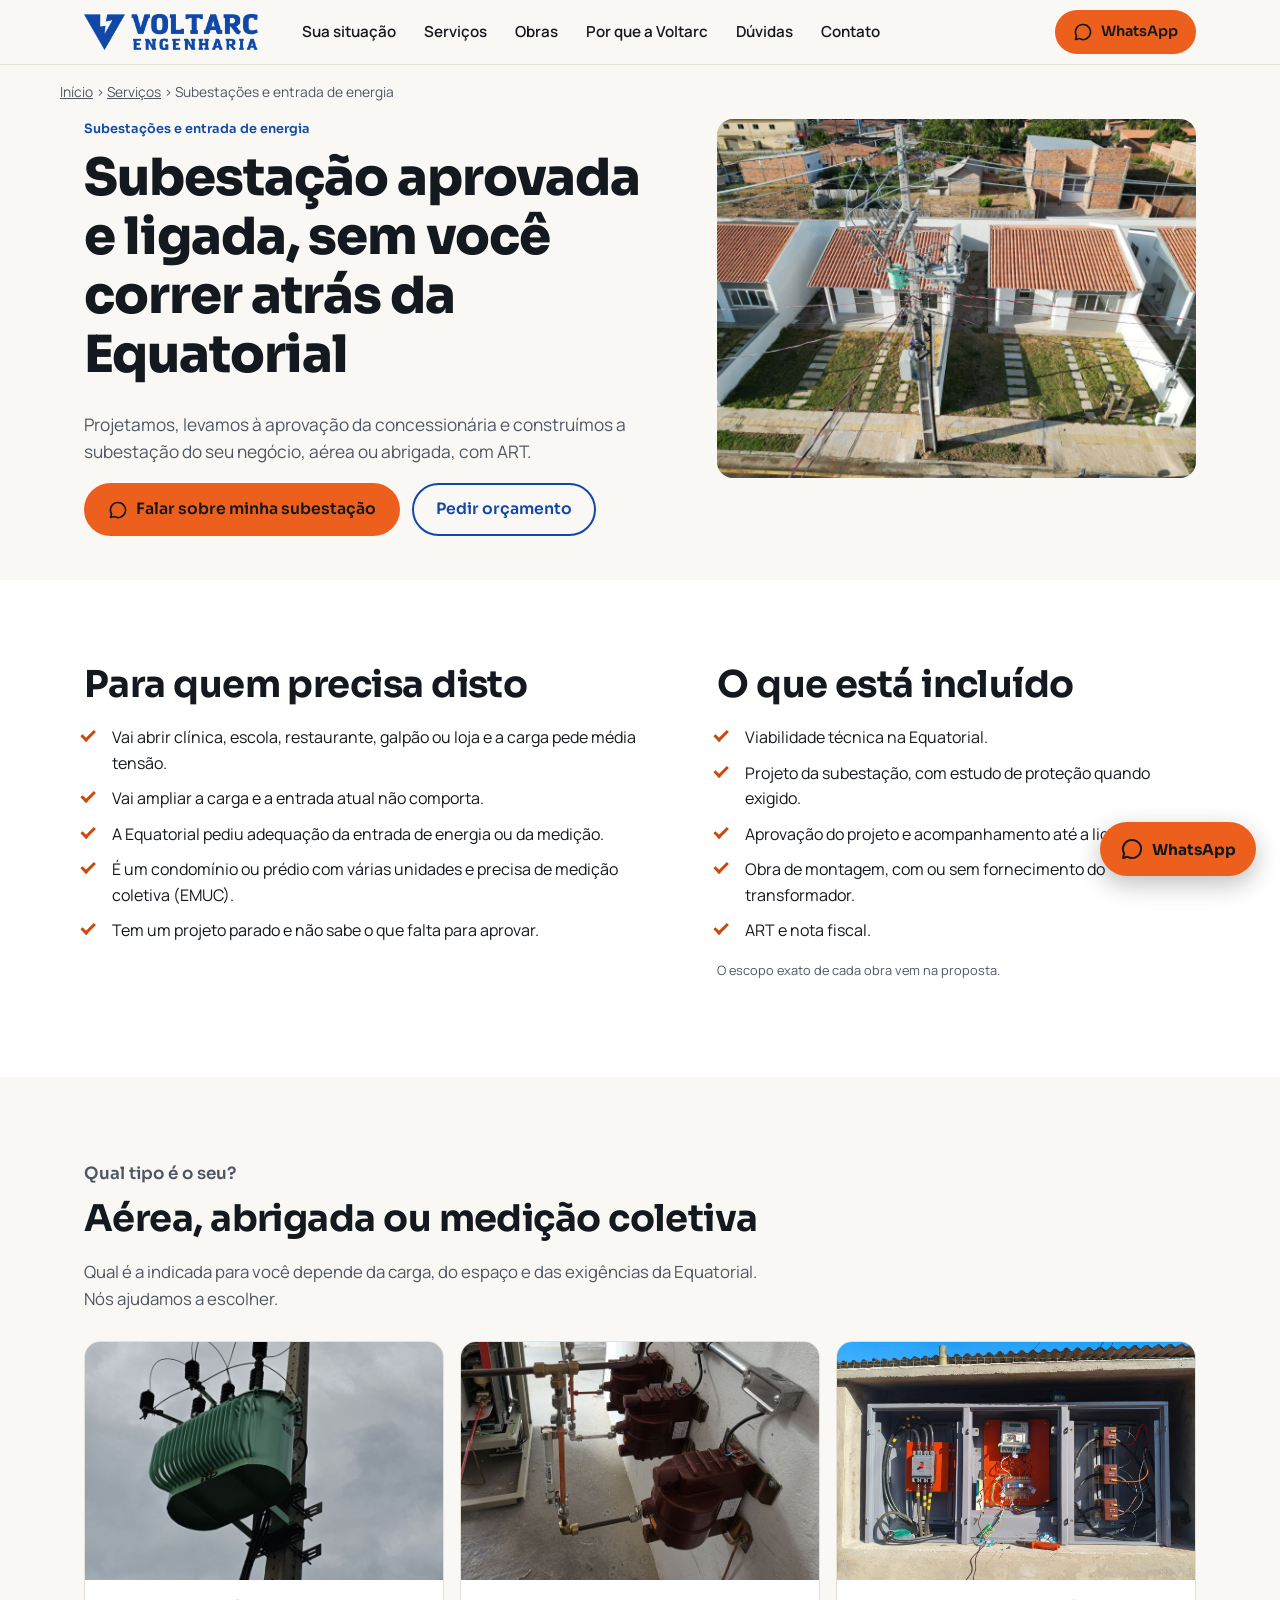
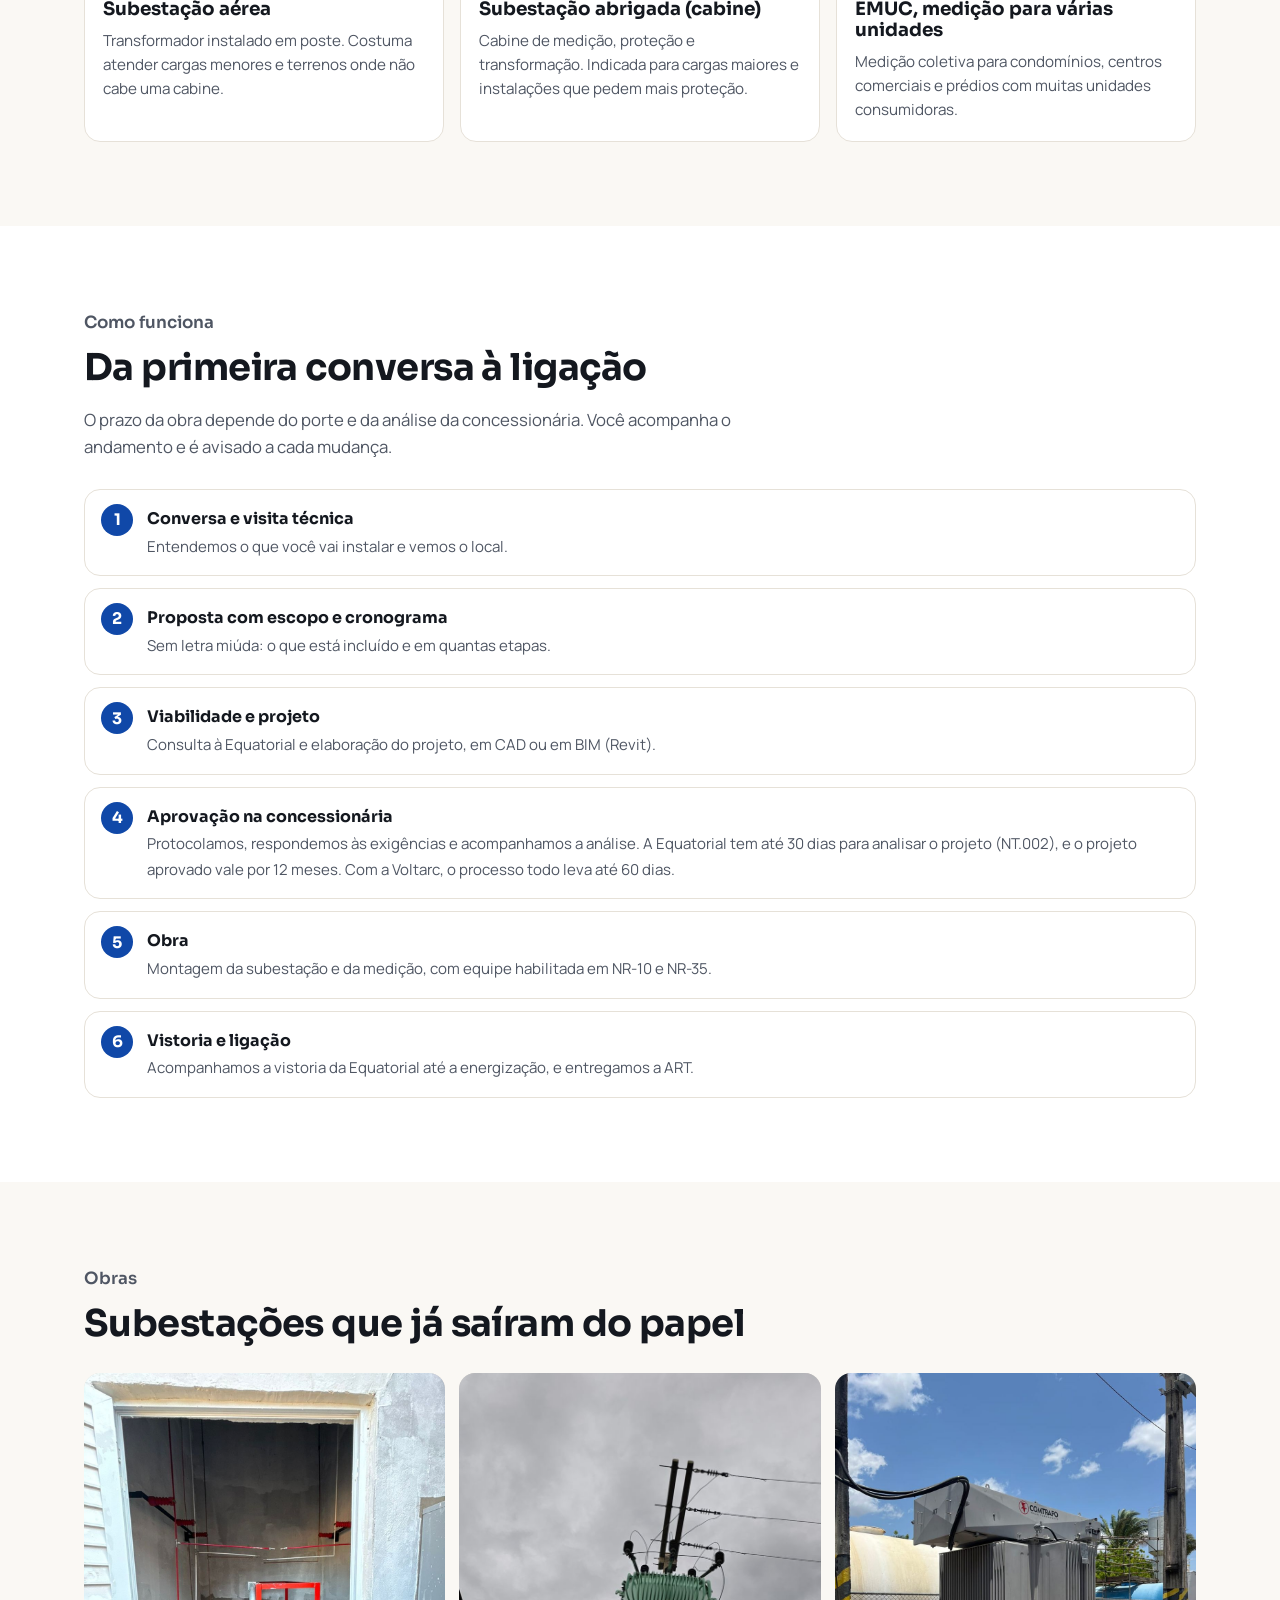
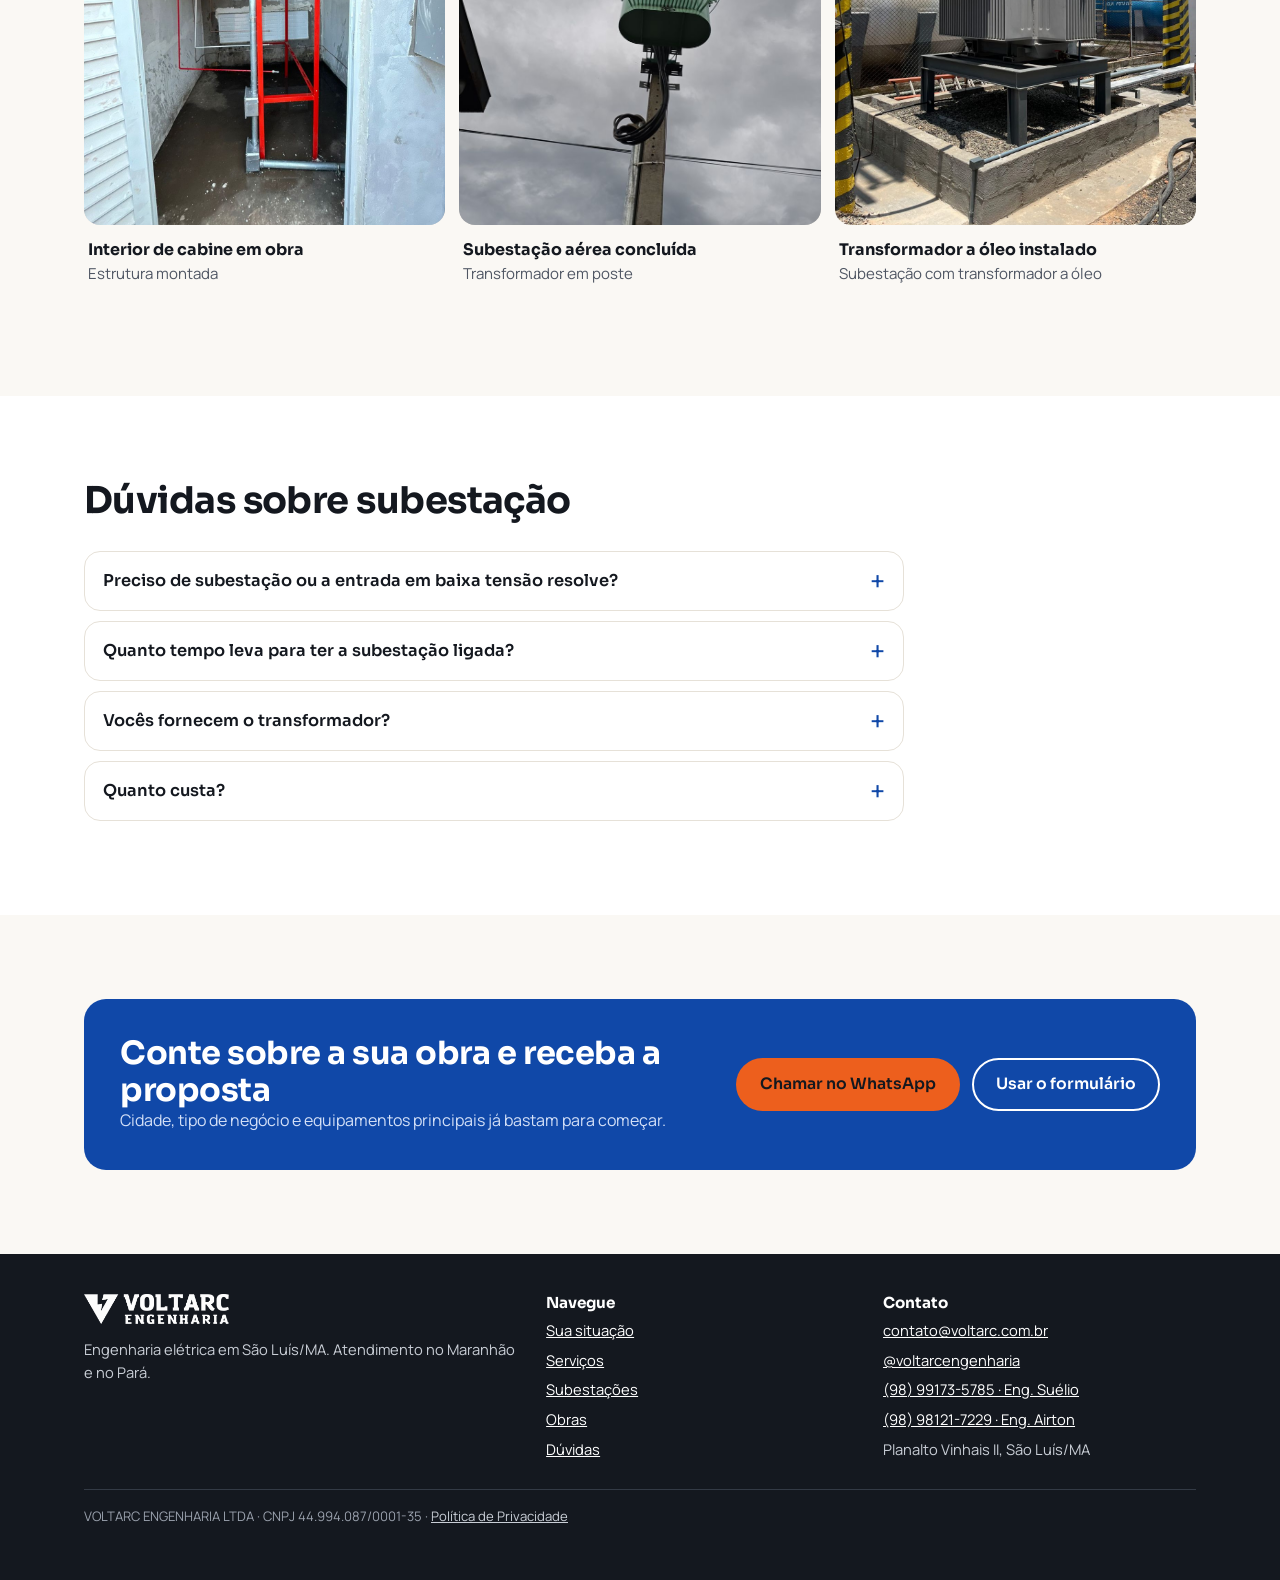
<file: servicos-subestacoes.html>
<!DOCTYPE html>
<!-- Voltarc Engenharia | Fotos: acervo da empresa. -->
<html lang="pt-BR">
<head>
  <meta charset="utf-8">
  <link rel="icon" href="favicon.ico" sizes="any">
  <link rel="icon" type="image/png" sizes="32x32" href="favicon-32.png">
  <link rel="apple-touch-icon" href="apple-touch-icon.png">
  <meta name="viewport" content="width=device-width, initial-scale=1">
  <title>Subestação e entrada de energia em São Luís - MA | Voltarc Engenharia</title>
  <meta name="description" content="Projeto, aprovação na Equatorial e obra de subestação aérea ou abrigada, com medição EMUC. Voltarc Engenharia, São Luís - MA.">
  <link rel="preconnect" href="https://fonts.googleapis.com">
  <link rel="preconnect" href="https://fonts.gstatic.com" crossorigin>
  <link href="https://fonts.googleapis.com/css2?family=Manrope:wght@400;500;600;700;800&family=Sora:wght@600;700;800&display=swap" rel="stylesheet">
  <link rel="stylesheet" href="style.css">
</head>
<body>
<a class="skip" href="#conteudo">Ir para o conteúdo</a>

<header class="site-header">
  <div class="wrap header-in">
    <a class="brand" href="index.html" aria-label="Voltarc Engenharia, página inicial">
      <img src="assets/Engenharia%20Horizontal_Logo%20Azul.png" alt="Voltarc Engenharia" width="1109" height="229">
    </a>
    <nav class="nav" id="menu" aria-label="Principal">
      <a href="index.html#situacoes">Sua situação</a>
      <a href="index.html#servicos">Serviços</a>
      <a href="index.html#obras">Obras</a>
      <a href="index.html#por-que">Por que a Voltarc</a>
      <a href="index.html#faq">Dúvidas</a>
      <a href="index.html#contato">Contato</a>
    </nav>
    <a class="btn btn--accent btn--sm header-cta" href="https://wa.me/5598991735785?text=Ol%C3%A1%21%20Quero%20falar%20sobre%20subesta%C3%A7%C3%A3o." target="_blank" rel="noopener" data-wa>
      <svg viewBox="0 0 24 24" aria-hidden="true"><path d="M12 3a9 9 0 0 0-7.8 13.5L3 21l4.6-1.2A9 9 0 1 0 12 3z" fill="none" stroke="currentColor" stroke-width="2" stroke-linejoin="round"/></svg>
      WhatsApp
    </a>
    <button class="menu-btn" type="button" aria-expanded="false" aria-controls="menu" aria-label="Abrir menu"><span></span></button>
  </div>
</header>

<main id="conteudo">
  <div class="wrap crumbs"><a href="index.html">Início</a> &rsaquo; <a href="index.html#servicos">Serviços</a> &rsaquo; Subestações e entrada de energia</div>

  <!-- ===== TOPO ===== -->
  <section class="page-hero">
    <div class="wrap two-col">
      <div>
        <p class="eyebrow">Subestações e entrada de energia</p>
        <h1>Subestação aprovada e ligada, sem você correr atrás da Equatorial</h1>
        <p class="lead" style="font-size:1.08rem;color:var(--muted)">Projetamos, levamos à aprovação da concessionária e construímos a subestação do seu negócio, aérea ou abrigada, com ART.</p>
        <div class="btn-row">
          <a class="btn btn--accent" href="https://wa.me/5598991735785?text=Ol%C3%A1%21%20Quero%20falar%20sobre%20subesta%C3%A7%C3%A3o." target="_blank" rel="noopener" data-wa>
            <svg viewBox="0 0 24 24" aria-hidden="true"><path d="M12 3a9 9 0 0 0-7.8 13.5L3 21l4.6-1.2A9 9 0 1 0 12 3z" fill="none" stroke="currentColor" stroke-width="2" stroke-linejoin="round"/></svg>
            Falar sobre minha subestação
          </a>
          <a class="btn btn--ghost" href="#pedido">Pedir orçamento</a>
        </div>
      </div>
      <div>
        <img class="photo r-4x3" src="img/topo-subestacao-drone.jpg" alt="Religador automático instalado em poste de loteamento, visto de drone" width="2000" height="1500" fetchpriority="high" style="object-position:45% 50%">
      </div>
    </div>
  </section>

  <!-- ===== O QUE RESOLVE ===== -->
  <section class="section section--white">
    <div class="wrap two-col">
      <div>
        <h2>Para quem precisa disto</h2>
        <ul class="checks">
          <li>Vai abrir clínica, escola, restaurante, galpão ou loja e a carga pede média tensão.</li>
          <li>Vai ampliar a carga e a entrada atual não comporta.</li>
          <li>A Equatorial pediu adequação da entrada de energia ou da medição.</li>
          <li>É um condomínio ou prédio com várias unidades e precisa de medição coletiva (EMUC).</li>
          <li>Tem um projeto parado e não sabe o que falta para aprovar.</li>
        </ul>
      </div>
      <div>
        <h2>O que está incluído</h2>
        <ul class="checks">
          <li>Viabilidade técnica na Equatorial.</li>
          <li>Projeto da subestação, com estudo de proteção quando exigido.</li>
          <li>Aprovação do projeto e acompanhamento até a ligação.</li>
          <li>Obra de montagem, com ou sem fornecimento do transformador.</li>
          <li>ART e nota fiscal.</li>
        </ul>
        <p class="ph-note">O escopo exato de cada obra vem na proposta.</p>
      </div>
    </div>
  </section>

  <!-- ===== TIPOS ===== -->
  <section class="section">
    <div class="wrap">
      <div class="section-head">
        <p class="eyebrow">Qual tipo é o seu?</p>
        <h2>Aérea, abrigada ou medição coletiva</h2>
        <p>Qual é a indicada para você depende da carga, do espaço e das exigências da Equatorial. Nós ajudamos a escolher.</p>
      </div>
      <div class="types">
        <article class="type">
          <img class="photo r-3x2" src="img/subestacao-aerea-poste.jpg" alt="Subestação aérea: transformador instalado em poste, visto de baixo" width="788" height="1400" loading="lazy" decoding="async" style="object-position:50% 53%">
          <div class="type-body"><h3>Subestação aérea</h3><p>Transformador instalado em poste. Costuma atender cargas menores e terrenos onde não cabe uma cabine.</p></div>
        </article>
        <article class="type">
          <img class="photo r-3x2" src="img/cabine-interior-medicao.jpg" alt="Interior de cabine abrigada com transformadores de medição fixados à parede" width="787" height="1400" loading="lazy" decoding="async" style="object-position:50% 70%">
          <div class="type-body"><h3>Subestação abrigada (cabine)</h3><p>Cabine de medição, proteção e transformação. Indicada para cargas maiores e instalações que pedem mais proteção.</p></div>
        </article>
        <article class="type">
          <img class="photo r-3x2" src="img/painel-medicao.jpg" alt="Cubículo com painel de medição aberto, com equipamentos de medição e proteção" width="1400" height="1050" loading="lazy" decoding="async" style="object-position:50% 50%">
          <div class="type-body"><h3>EMUC, medição para várias unidades</h3><p>Medição coletiva para condomínios, centros comerciais e prédios com muitas unidades consumidoras.</p></div>
        </article>
      </div>
    </div>
  </section>

  <!-- ===== ETAPAS ===== -->
  <section class="section section--white" id="aprovacao">
    <div class="wrap">
      <div class="section-head">
        <p class="eyebrow">Como funciona</p>
        <h2>Da primeira conversa à ligação</h2>
        <p>O prazo da obra depende do porte e da análise da concessionária. Você acompanha o andamento e é avisado a cada mudança.</p>
      </div>
      <ol class="steps-list">
        <li><b>Conversa e visita técnica</b><span>Entendemos o que você vai instalar e vemos o local.</span></li>
        <li><b>Proposta com escopo e cronograma</b><span>Sem letra miúda: o que está incluído e em quantas etapas.</span></li>
        <li><b>Viabilidade e projeto</b><span>Consulta à Equatorial e elaboração do projeto, em CAD ou em BIM (Revit).</span></li>
        <li><b>Aprovação na concessionária</b><span>Protocolamos, respondemos às exigências e acompanhamos a análise. A Equatorial tem até 30 dias para analisar o projeto (NT.002), e o projeto aprovado vale por 12 meses. Com a Voltarc, o processo todo leva até 60 dias.</span></li>
        <li><b>Obra</b><span>Montagem da subestação e da medição, com equipe habilitada em NR-10 e NR-35.</span></li>
        <li><b>Vistoria e ligação</b><span>Acompanhamos a vistoria da Equatorial até a energização, e entregamos a ART.</span></li>
      </ol>
    </div>
  </section>

  <!-- ===== FOTOS ===== -->
  <section class="section">
    <div class="wrap">
      <div class="section-head">
        <p class="eyebrow">Obras</p>
        <h2>Subestações que já saíram do papel</h2>
      </div>
      <div class="ba-grid" style="grid-template-columns:repeat(auto-fit,minmax(240px,1fr))">
        <figure class="work" style="flex:none;margin:0">
          <img class="photo r-4x5" src="img/cabine-obra-estrutura.jpg" alt="Interior de cabine em obra, com a estrutura montada e porta de acesso aberta" width="1050" height="1400" loading="lazy" decoding="async" style="object-position:50% 45%">
          <figcaption><b>Interior de cabine em obra</b><span>Estrutura montada</span></figcaption>
        </figure>
        <figure class="work" style="flex:none;margin:0">
          <img class="photo r-4x5" src="img/subestacao-aerea-concluida.jpg" alt="Subestação aérea concluída: transformador instalado em poste" width="788" height="1400" loading="lazy" decoding="async" style="object-position:50% 20%">
          <figcaption><b>Subestação aérea concluída</b><span>Transformador em poste</span></figcaption>
        </figure>
        <figure class="work" style="flex:none;margin:0">
          <img class="photo r-4x5" src="img/trafo-oleo-cabine.jpg" alt="Transformador a óleo instalado sobre base metálica, com cercado e tanques ao fundo" width="1050" height="1400" loading="lazy" decoding="async" style="object-position:50% 50%">
          <figcaption><b>Transformador a óleo instalado</b><span>Subestação com transformador a óleo</span></figcaption>
        </figure>
      </div>
    </div>
  </section>

  <!-- ===== FAQ DO SERVIÇO ===== -->
  <section class="section section--white">
    <div class="wrap">
      <div class="section-head"><h2>Dúvidas sobre subestação</h2></div>
      <div class="faq">
        <details>
          <summary>Preciso de subestação ou a entrada em baixa tensão resolve?</summary>
          <div class="ans"><p>Acima de 75 kW de carga instalada, a Equatorial atende em média tensão, o que normalmente exige subestação própria (NT.002 da Equatorial); até 75 kW, é baixa tensão (NT.001). Acima de 2.500 kW de demanda, o atendimento é em alta tensão. Enviando a lista de equipamentos e o endereço, dizemos o caminho.</p></div>
        </details>
        <details>
          <summary>Quanto tempo leva para ter a subestação ligada?</summary>
          <div class="ans"><p>A Equatorial tem até 30 dias para analisar o projeto, e o projeto aprovado vale por 12 meses. Com a Voltarc, o processo todo (projeto, aprovação, vistoria e ligação) leva até 60 dias. Quando o projeto chega com erros, ele volta para correção e pode se arrastar por meses. O prazo da obra entra à parte e vem no cronograma da proposta.</p></div>
        </details>
        <details>
          <summary>Vocês fornecem o transformador?</summary>
          <div class="ans"><p>Podemos fazer a obra com ou sem o fornecimento do transformador. Combinamos isso na proposta.</p></div>
        </details>
        <details>
          <summary>Quanto custa?</summary>
          <div class="ans"><p>Depende do tipo, da potência e do local, então não há preço fechado sem conhecer a obra. Mande os dados pelo WhatsApp e retornamos com a proposta.</p></div>
        </details>
      </div>
    </div>
  </section>

  <!-- ===== CTA + FORM CURTO ===== -->
  <section class="section" id="pedido">
    <div class="wrap">
      <div class="cta-band">
        <div>
          <h2>Conte sobre a sua obra e receba a proposta</h2>
          <p>Cidade, tipo de negócio e equipamentos principais já bastam para começar.</p>
        </div>
        <div class="btn-row">
          <a class="btn btn--accent" href="https://wa.me/5598991735785?text=Ol%C3%A1%21%20Quero%20or%C3%A7amento%20de%20subesta%C3%A7%C3%A3o." target="_blank" rel="noopener" data-wa>Chamar no WhatsApp</a>
          <a class="btn btn--ghost-light" href="index.html#contato">Usar o formulário</a>
        </div>
      </div>
    </div>
  </section>
</main>

<footer class="site-footer">
  <div class="wrap">
    <div class="foot-grid">
      <div>
        <img src="assets/Engenharia%20Horizontal_Logo%20Branca.png" alt="Voltarc Engenharia" width="1109" height="229">
        <p>Engenharia elétrica em São Luís/MA. Atendimento no Maranhão e no Pará.</p>
      </div>
      <div>
        <h4>Navegue</h4>
        <ul>
          <li><a href="index.html#situacoes">Sua situação</a></li>
          <li><a href="index.html#servicos">Serviços</a></li>
          <li><a href="servicos-subestacoes.html">Subestações</a></li>
          <li><a href="index.html#obras">Obras</a></li>
          <li><a href="index.html#faq">Dúvidas</a></li>
        </ul>
      </div>
      <div>
        <h4>Contato</h4>
        <ul>
          <li><a href="mailto:contato@voltarc.com.br">contato@voltarc.com.br</a></li>
          <li><a href="https://www.instagram.com/voltarcengenharia/" target="_blank" rel="noopener">@voltarcengenharia</a></li>
          <li><a href="https://wa.me/5598991735785" target="_blank" rel="noopener">(98) 99173-5785 · Eng. Suélio</a></li>
          <li><a href="https://wa.me/5598981217229" target="_blank" rel="noopener">(98) 98121-7229 · Eng. Airton</a></li>
          <li>Planalto Vinhais II, São Luís/MA</li>
        </ul>
      </div>
    </div>
    <p class="legal">VOLTARC ENGENHARIA LTDA · CNPJ 44.994.087/0001-35 · <a href="privacidade.html">Política de Privacidade</a></p>
  </div>
</footer>

<button class="wa-float" type="button" data-wa aria-haspopup="dialog" aria-expanded="false" aria-controls="wa-menu">
  <svg viewBox="0 0 24 24" aria-hidden="true"><path d="M12 3a9 9 0 0 0-7.8 13.5L3 21l4.6-1.2A9 9 0 1 0 12 3z" fill="none" stroke="currentColor" stroke-width="2" stroke-linejoin="round"/></svg>
  WhatsApp
</button>

<div class="wa-menu" id="wa-menu" role="dialog" aria-modal="false" aria-labelledby="wa-menu-t" hidden>
  <div class="wa-menu-head"><p class="wa-menu-t" id="wa-menu-t">Com quem você quer falar?</p><button class="wa-close" type="button" aria-label="Fechar">&times;</button></div>
  <a class="wa-opt" href="https://wa.me/5598991735785" data-n="5598991735785" target="_blank" rel="noopener"><b>Eng. Suélio L. de Alencar</b><span>(98) 99173-5785</span></a>
  <a class="wa-opt" href="https://wa.me/5598981217229" data-n="5598981217229" target="_blank" rel="noopener"><b>Eng. Airton Martins Carlos</b><span>(98) 98121-7229</span></a>
</div>

<script>
  // Menu mobile
  (function () {
    var btn = document.querySelector('.menu-btn');
    var nav = document.getElementById('menu');
    btn.addEventListener('click', function () {
      var open = nav.classList.toggle('open');
      btn.setAttribute('aria-expanded', open ? 'true' : 'false');
    });
    nav.addEventListener('click', function (e) {
      if (e.target.tagName === 'A') { nav.classList.remove('open'); btn.setAttribute('aria-expanded', 'false'); }
    });
  })();
  // Menu de escolha do WhatsApp (Esc e clique fora fecham)
  (function () {
    var menu = document.getElementById('wa-menu');
    if (!menu) return;
    var opts = menu.querySelectorAll('.wa-opt');
    var last = null;
    var defMsg = 'Olá! Vim pelo site da Voltarc e quero falar com um engenheiro.';
    var triggers = document.querySelectorAll('[data-wa]');
    for (var k = 0; k < triggers.length; k++) { triggers[k].setAttribute('aria-haspopup', 'dialog'); triggers[k].setAttribute('aria-expanded', 'false'); }
    function msgOf(el) {
      var h = el.getAttribute('href') || '';
      var i = h.indexOf('text=');
      if (i > -1) { try { return decodeURIComponent(h.slice(i + 5)); } catch (x) {} }
      return defMsg;
    }
    function openMenu(t) {
      last = t;
      var m = encodeURIComponent(msgOf(t));
      for (var i = 0; i < opts.length; i++) opts[i].href = 'https://wa.me/' + opts[i].getAttribute('data-n') + '?text=' + m;
      menu.hidden = false;
      for (var j = 0; j < triggers.length; j++) triggers[j].setAttribute('aria-expanded', triggers[j] === t ? 'true' : 'false');
      opts[0].focus();
    }
    function closeMenu(back) {
      if (menu.hidden) return;
      menu.hidden = true;
      for (var j = 0; j < triggers.length; j++) triggers[j].setAttribute('aria-expanded', 'false');
      if (back && last) last.focus();
    }
    document.addEventListener('click', function (e) {
      var t = e.target.closest ? e.target.closest('[data-wa]') : null;
      if (t) { e.preventDefault(); if (!menu.hidden && last === t) closeMenu(true); else openMenu(t); return; }
      if (menu.contains(e.target)) { if (e.target.closest('.wa-close')) closeMenu(true); else if (e.target.closest('.wa-opt')) setTimeout(function () { closeMenu(false); }, 150); return; }
      closeMenu(false);
    });
    document.addEventListener('keydown', function (e) { if (e.key === 'Escape') closeMenu(true); });
  })();
</script>
</body>
</html>
</file>
<file: style.css>
/* Voltarc Engenharia | Estilo moderno e comercial
   Tipografia: Sora (títulos) + Manrope (texto), via Google Fonts (link no <head> de cada página).

   ACENTO ESCOLHIDO: laranja #ED5F1D (laranja intenso da marca Voltarc Energia Solar).
   Justificativa: (1) o par azul #1048A8 + laranja é complementar e dá contraste forte sem
   recorrer a clichês de "tech"; (2) o laranja já existe na identidade do grupo, então reforça
   a ligação com a marca solar em vez de criar uma cor nova; (3) amarelo-elétrico pediria texto
   escuro em tudo e brigaria com o fundo quente. Regra de uso: texto sobre laranja é SEMPRE
   escuro (#14181F, contraste ~5,3:1); branco sobre #ED5F1D não passa em texto pequeno. */

:root {
  --bg: #FAF8F4;          /* fundo claro quente */
  --surface: #FFFFFF;
  --ink: #14181F;
  --muted: #4F5663;
  --line: #E6E1D8;
  --blue: #1048A8;        /* Azul Voltarc (marca) */
  --blue-dark: #0B2F70;
  --blue-soft: #E8EEF9;
  --accent: #ED5F1D;      /* acento energético */
  --accent-dark: #C94A0E;
  --ph: #E3DED4;          /* fundo dos placeholders de foto */
  --r-sm: 10px;
  --r: 16px;
  --r-lg: 22px;
  --shadow: 0 6px 22px rgba(20, 24, 31, .08);
  --gutter: 16px;
  --maxw: 1160px;
  --font-title: "Sora", system-ui, sans-serif;
  --font-text: "Manrope", system-ui, sans-serif;
}

*, *::before, *::after { box-sizing: border-box; }
html { scroll-behavior: smooth; scroll-padding-top: 76px; }
body {
  margin: 0;
  font-family: var(--font-text);
  font-size: 1rem;
  line-height: 1.6;
  color: var(--ink);
  background: var(--bg);
  -webkit-text-size-adjust: 100%;
}
img { max-width: 100%; display: block; }
a { color: var(--blue); }
h1, h2, h3, h4 { font-family: var(--font-title); line-height: 1.15; margin: 0 0 .5em; color: var(--ink); }
h1 { font-size: clamp(1.9rem, 6.2vw, 3.2rem); font-weight: 800; letter-spacing: -.02em; }
h2 { font-size: clamp(1.5rem, 4.6vw, 2.3rem); font-weight: 700; letter-spacing: -.015em; }
h3 { font-size: 1.15rem; font-weight: 700; }
p { margin: 0 0 1em; }
:focus-visible { outline: 3px solid var(--accent); outline-offset: 2px; border-radius: 4px; }

.wrap { width: 100%; max-width: var(--maxw); margin: 0 auto; padding: 0 var(--gutter); }
.section { padding: 56px 0; }
.section--white { background: var(--surface); }
.section--blue { background: var(--blue-dark); color: #fff; }
.section--blue h2, .section--blue h3 { color: #fff; }
.section-head { max-width: 680px; margin-bottom: 28px; }
.section-head p { color: var(--muted); font-size: 1.05rem; }
.section--blue .section-head p { color: #CBD8F2; }
.eyebrow { font-family: var(--font-title); font-size: .8rem; font-weight: 600; color: var(--blue); margin-bottom: 10px; }
.section--blue .eyebrow { color: #FFB38F; }
.skip { position: absolute; left: -999px; top: 0; background: var(--ink); color: #fff; padding: 8px 14px; z-index: 100; }
.skip:focus { left: 8px; top: 8px; }

/* ---------- Botões ---------- */
.btn {
  display: inline-flex; align-items: center; justify-content: center; gap: 8px;
  font-family: var(--font-title); font-weight: 600; font-size: .98rem; text-decoration: none;
  min-height: 48px; padding: 12px 22px; border-radius: 999px; border: 2px solid transparent;
  cursor: pointer; transition: background .15s, transform .15s, border-color .15s;
}
.btn svg { width: 20px; height: 20px; flex: none; }
.btn--accent { background: var(--accent); color: var(--ink); }
.btn--accent:hover { background: #FF7433; }
.btn--blue { background: var(--blue); color: #fff; }
.btn--blue:hover { background: var(--blue-dark); }
.btn--ghost { background: transparent; color: var(--blue); border-color: var(--blue); }
.btn--ghost:hover { background: var(--blue-soft); }
.btn--ghost-light { background: transparent; color: #fff; border-color: #fff; }
.btn--ghost-light:hover { background: rgba(255, 255, 255, .12); }
.btn--sm { min-height: 40px; padding: 8px 16px; font-size: .9rem; }
.btn-row { display: flex; flex-wrap: wrap; gap: 12px; }

/* ---------- Cabeçalho ---------- */
.site-header { position: sticky; top: 0; z-index: 50; background: rgba(250, 248, 244, .97); border-bottom: 1px solid var(--line); }
.header-in { display: flex; align-items: center; gap: 12px; min-height: 64px; }
.brand img { height: 30px; width: auto; }
.nav { display: none; }
.nav a { font-weight: 600; font-size: .95rem; color: var(--ink); text-decoration: none; padding: 8px 4px; }
.nav a:hover { color: var(--blue); }
.header-cta { margin-left: auto; }
.menu-btn {
  width: 44px; height: 44px; border-radius: var(--r-sm); border: 1px solid var(--line); background: var(--surface);
  display: inline-flex; align-items: center; justify-content: center; cursor: pointer;
}
.menu-btn span, .menu-btn span::before, .menu-btn span::after { display: block; width: 20px; height: 2px; background: var(--ink); position: relative; content: ""; }
.menu-btn span::before { position: absolute; top: -6px; }
.menu-btn span::after { position: absolute; top: 6px; }
.nav.open { display: flex; flex-direction: column; position: absolute; left: 0; right: 0; top: 64px; background: var(--surface); border-bottom: 1px solid var(--line); padding: 8px var(--gutter) 16px; box-shadow: var(--shadow); }
.nav.open a { padding: 14px 4px; border-bottom: 1px solid var(--line); font-size: 1.05rem; }

/* ---------- Fotos ---------- */
.photo { display: block; width: 100%; height: auto; object-fit: cover; object-position: 50% 50%; background: var(--ph); border-radius: var(--r); }
.r-3x2 { aspect-ratio: 3 / 2; }
.r-4x3 { aspect-ratio: 4 / 3; }
.r-5x4 { aspect-ratio: 5 / 4; }
.r-4x5 { aspect-ratio: 4 / 5; }
.r-3x4 { aspect-ratio: 3 / 4; }
.ph-note { font-size: .8rem; color: var(--muted); margin-top: 6px; }

/* ---------- Hero ---------- */
.hero { padding: 28px 0 48px; }
.hero-grid { display: grid; gap: 24px; align-items: center; }
.hero h1 { margin-bottom: 14px; }
.hero h1 em { font-style: normal; color: var(--blue); }
.hero .lead { font-size: 1.1rem; color: var(--muted); max-width: 52ch; margin-bottom: 22px; }
.hero-meta { margin-top: 18px; font-size: .92rem; color: var(--muted); }
.hero .photo { border-radius: var(--r-lg); }

/* ---------- Situações ---------- */
.sit-grid { display: grid; gap: 12px; grid-template-columns: 1fr; }
.sit {
  display: flex; align-items: center; gap: 14px; padding: 18px; background: var(--surface);
  border: 1px solid var(--line); border-radius: var(--r); text-decoration: none; color: var(--ink);
  transition: border-color .15s, transform .15s, box-shadow .15s;
}
.sit:hover { border-color: var(--blue); transform: translateY(-2px); box-shadow: var(--shadow); }
.sit-n { font-family: var(--font-title); font-weight: 800; font-size: 1.3rem; color: var(--accent-dark); flex: none; width: 32px; }
.sit-t { font-family: var(--font-title); font-weight: 600; font-size: 1.02rem; line-height: 1.3; }
.sit-t small { display: block; font-family: var(--font-text); font-weight: 500; font-size: .86rem; color: var(--muted); margin-top: 4px; }
.sit-go { margin-left: auto; font-size: 1.4rem; color: var(--blue); flex: none; }

/* ---------- Serviços ---------- */
.srv-grid { display: grid; gap: 16px; grid-template-columns: 1fr; }
.srv { background: var(--surface); border: 1px solid var(--line); border-radius: var(--r); padding: 22px; display: flex; flex-direction: column; }
.srv-no { font-family: var(--font-title); font-weight: 700; font-size: .85rem; color: var(--accent-dark); margin-bottom: 8px; }
.srv h3 { font-size: 1.2rem; }
.srv p { color: var(--muted); font-size: .96rem; }
.srv .steps { font-size: .88rem; color: var(--ink); background: var(--bg); border-radius: var(--r-sm); padding: 10px 12px; margin-bottom: 14px; }
.srv .steps b { font-family: var(--font-title); font-size: .8rem; color: var(--blue-dark); display: block; margin-bottom: 2px; }
.srv .links { margin-top: auto; display: flex; flex-wrap: wrap; gap: 8px 16px; align-items: center; }
.srv .more { font-weight: 700; font-size: .92rem; }
.srv--feat { border-color: var(--blue); box-shadow: inset 0 0 0 1px var(--blue); }

/* ---------- Antes e depois ---------- */
.ba-grid { display: grid; gap: 14px; margin-bottom: 26px; }
.ba-grid--pair { grid-template-columns: 1fr 1fr; max-width: 760px; margin-left: auto; margin-right: auto; }
.ba-item { position: relative; margin: 0; }
.ba-item .tag { position: absolute; top: 12px; left: 12px; background: var(--ink); color: #fff; font-family: var(--font-title); font-weight: 600; font-size: .78rem; padding: 4px 12px; border-radius: 999px; }
.ba-item .tag--after { background: var(--accent); color: var(--ink); }
.ba-points { display: grid; gap: 10px; padding: 0; margin: 0 0 24px; list-style: none; }
.ba-points li { background: rgba(255, 255, 255, .08); border-radius: var(--r-sm); padding: 12px 14px; font-size: .95rem; color: #E6EDFB; }
.ba-points li b { color: #fff; font-family: var(--font-title); font-size: .95rem; display: block; }

/* ---------- Obras (carrossel) ---------- */
.rail-wrap { position: relative; }
.rail { display: flex; gap: 14px; overflow-x: auto; scroll-snap-type: x mandatory; padding: 4px var(--gutter) 16px; margin: 0 calc(var(--gutter) * -1); -webkit-overflow-scrolling: touch; scrollbar-width: thin; }
.work { flex: 0 0 82%; scroll-snap-align: start; margin: 0; }
.work figcaption { padding: 12px 4px 0; font-size: .94rem; }
.work figcaption b { font-family: var(--font-title); display: block; font-size: 1rem; }
.work figcaption span { color: var(--muted); }
.rail-nav { display: none; gap: 8px; margin-top: 4px; }
.rail-nav button { width: 46px; height: 46px; border-radius: 50%; border: 2px solid var(--blue); background: transparent; color: var(--blue); font-size: 1.2rem; cursor: pointer; }
.rail-nav button:hover { background: var(--blue-soft); }

/* ---------- Por que a Voltarc ---------- */
.why-grid { display: grid; gap: 28px; }
.why-list { display: grid; gap: 16px; }
.why-item { display: grid; grid-template-columns: 44px 1fr; gap: 14px; }
.why-item .ico { width: 44px; height: 44px; border-radius: 12px; background: var(--blue); color: #fff; display: grid; place-items: center; font-family: var(--font-title); font-weight: 700; }
.why-item h3 { margin-bottom: 4px; }
.why-item p { margin: 0; color: var(--muted); font-size: .96rem; }
.stats { display: grid; grid-template-columns: 1fr 1fr; gap: 12px; margin-top: 8px; }
.stat { background: var(--bg); border: 1px solid var(--line); border-radius: var(--r); padding: 16px; }
.stat b { display: block; font-family: var(--font-title); font-size: 1.6rem; font-weight: 800; color: var(--blue); line-height: 1.1; }
.stat span { font-size: .86rem; color: var(--muted); }

/* ---------- FAQ ---------- */
.faq { max-width: 820px; }
.faq details { background: var(--surface); border: 1px solid var(--line); border-radius: var(--r); margin-bottom: 10px; }
.faq summary { list-style: none; cursor: pointer; padding: 18px 56px 18px 18px; font-family: var(--font-title); font-weight: 600; font-size: 1.02rem; position: relative; line-height: 1.35; }
.faq summary::-webkit-details-marker { display: none; }
.faq summary::after { content: "+"; position: absolute; right: 18px; top: 50%; transform: translateY(-50%); font-size: 1.6rem; font-weight: 400; color: var(--blue); }
.faq details[open] summary::after { content: "\2212"; }
.faq details[open] { border-color: var(--blue); }
.faq .ans { padding: 0 18px 18px; color: var(--muted); }
.faq .ans p:last-child { margin-bottom: 0; }

/* ---------- Clientes ---------- */
.logos { display: flex; flex-wrap: wrap; justify-content: center; gap: 14px 12px; margin-bottom: 20px; }
.logo { flex: 0 0 calc((100% - 24px) / 3); display: grid; place-items: center; height: 56px; min-width: 0; }
.logo img { max-width: 100%; max-height: 48px; width: auto; height: auto; object-fit: contain; filter: grayscale(1); opacity: .7; transition: filter .2s, opacity .2s; }
.logo--lg { height: 72px; display: flex; align-items: center; justify-content: center; }
.logo--lg img { max-height: 68px; }
.logo--tall { height: 80px; }
.logo--tall img { height: 76px; max-height: 76px; }
.logo--svg img { height: 50px; max-height: 50px; }
.logo:hover img, .logo img:focus { filter: none; opacity: 1; }
@media (min-width: 900px) { .logos { gap: 24px 20px; } .logo { flex-basis: calc((100% - 80px) / 5); } .logo--lg img { max-width: 224px; } }
.segs { display: flex; flex-wrap: wrap; gap: 8px; margin: 0; padding: 0; list-style: none; }
.segs li { background: var(--blue-soft); color: var(--blue-dark); font-weight: 700; font-size: .88rem; padding: 6px 14px; border-radius: 999px; }

/* ---------- Contato ---------- */
.contact-grid { display: grid; gap: 28px; }
.contact-info p { color: #D4E0F7; }
.contact-list { list-style: none; padding: 0; margin: 0 0 20px; display: grid; gap: 10px; }
.contact-list li { font-size: 1rem; }
.contact-list b { display: block; font-family: var(--font-title); font-size: .8rem; color: #FFB38F; }
.contact-list a { color: #fff; }
.form { background: var(--surface); color: var(--ink); border-radius: var(--r-lg); padding: 22px; display: grid; gap: 14px; }
.form h3 { margin: 0; }
.field label { display: block; font-weight: 700; font-size: .9rem; margin-bottom: 6px; }
.field input, .field select, .field textarea {
  width: 100%; min-height: 48px; padding: 10px 14px; font: inherit; color: var(--ink); background: var(--bg);
  border: 1.5px solid #CFC9BD; border-radius: var(--r-sm);
}
.field input:focus, .field select:focus, .field textarea:focus { outline: 3px solid var(--accent); outline-offset: 1px; border-color: var(--blue); }
.field textarea { min-height: 96px; resize: vertical; }
.form-note { font-size: .82rem; color: var(--muted); margin: 0; }
.form-note a { color: var(--blue); }
.form-alt { margin: 0; font-size: .92rem; text-align: center; }
.form-alt a { color: var(--blue); font-weight: 700; }

/* ---------- Rodapé ---------- */
.site-footer { background: var(--ink); color: #C9CED6; padding: 40px 0 96px; font-size: .92rem; }
.foot-grid { display: grid; gap: 24px; }
.site-footer img { height: 30px; width: auto; margin-bottom: 14px; }
.site-footer h4 { color: #fff; font-size: .95rem; margin-bottom: 8px; }
.site-footer a { color: #fff; }
.site-footer ul { list-style: none; padding: 0; margin: 0; display: grid; gap: 6px; }
.legal a { color: #C9CED6; }
.legal { border-top: 1px solid #333A45; margin-top: 28px; padding-top: 16px; font-size: .82rem; color: #9AA1AD; }

/* ---------- WhatsApp flutuante ---------- */
.wa-float {
  position: fixed; right: 14px; bottom: 14px; z-index: 60; display: inline-flex; align-items: center; gap: 8px;
  background: var(--accent); color: var(--ink); font-family: var(--font-title); font-weight: 700; font-size: .95rem;
  text-decoration: none; min-height: 54px; padding: 0 20px; border-radius: 999px; box-shadow: 0 8px 24px rgba(20, 24, 31, .28);
  border: 0; cursor: pointer;
}
.wa-float svg { width: 24px; height: 24px; }
.wa-float:hover { background: #FF7433; }
.wa-float:focus-visible, .wa-opt:focus-visible, .wa-close:focus-visible { outline: 3px solid var(--blue); outline-offset: 2px; }

/* ---------- Menu de escolha do WhatsApp ---------- */
.wa-menu {
  position: fixed; z-index: 70; left: 14px; right: 14px; bottom: 80px; background: var(--surface); color: var(--ink);
  border: 1px solid var(--line); border-radius: var(--r); box-shadow: 0 14px 40px rgba(20, 24, 31, .28); padding: 14px; display: grid; gap: 10px;
}
.wa-menu[hidden] { display: none; }
.wa-menu-head { display: flex; align-items: center; justify-content: space-between; gap: 12px; }
.wa-menu-t { font-family: var(--font-title); font-weight: 700; margin: 0; }
.wa-close { width: 36px; height: 36px; border-radius: 50%; border: 1px solid var(--line); background: var(--bg); font-size: 1.3rem; line-height: 1; cursor: pointer; color: var(--ink); }
.wa-opt { display: block; text-decoration: none; color: var(--ink); background: var(--bg); border: 1.5px solid var(--line); border-radius: var(--r-sm); padding: 12px 14px; min-height: 48px; }
.wa-opt:hover { border-color: var(--blue); background: var(--blue-soft); }
.wa-opt b { display: block; font-family: var(--font-title); font-size: .95rem; }
.wa-opt span { color: var(--muted); font-size: .9rem; }

/* ---------- Página de serviço ---------- */
.crumbs { font-size: .86rem; color: var(--muted); padding: 16px 0 0; }
.crumbs a { color: var(--muted); }
.page-hero { padding: 16px 0 44px; }
.two-col { display: grid; gap: 20px; }
.checks { list-style: none; padding: 0; margin: 0 0 1em; display: grid; gap: 10px; }
.checks li { position: relative; padding-left: 28px; }
.checks li::before { content: ""; position: absolute; left: 0; top: .5em; width: 14px; height: 8px; border-left: 3px solid var(--accent-dark); border-bottom: 3px solid var(--accent-dark); transform: rotate(-45deg) translateY(-50%); }
.types { display: grid; gap: 16px; }
.type { background: var(--surface); border: 1px solid var(--line); border-radius: var(--r); overflow: hidden; }
.type .photo { border-radius: 0; }
.type-body { padding: 18px; }
.type-body p { color: var(--muted); font-size: .95rem; margin-bottom: 0; }
.steps-list { list-style: none; padding: 0; margin: 0; display: grid; gap: 12px; counter-reset: s; }
.steps-list li { counter-increment: s; background: var(--surface); border: 1px solid var(--line); border-radius: var(--r); padding: 16px 16px 16px 62px; position: relative; }
.steps-list li::before { content: counter(s); position: absolute; left: 16px; top: 14px; width: 32px; height: 32px; border-radius: 50%; background: var(--blue); color: #fff; font-family: var(--font-title); font-weight: 700; display: grid; place-items: center; }
.steps-list b { font-family: var(--font-title); display: block; margin-bottom: 2px; }
.steps-list span { color: var(--muted); font-size: .94rem; }
.cta-band { background: var(--blue); color: #fff; border-radius: var(--r-lg); padding: 28px 22px; display: grid; gap: 16px; }
.cta-band h2 { color: #fff; margin: 0; font-size: clamp(1.4rem, 4.2vw, 2rem); }
.cta-band p { margin: 0; color: #D4E0F7; }

/* ---------- Responsáveis técnicos e política ---------- */
.resp { list-style: none; padding: 0; margin: 8px 0 0; display: grid; gap: 4px; font-size: .94rem; font-weight: 700; }
.resp span { display: block; font-weight: 500; color: var(--muted); font-size: .88rem; }
.prose { max-width: 720px; }
.prose h2 { font-size: 1.25rem; margin-top: 1.6em; }
.prose ul { padding-left: 1.2em; }

/* ---------- Telas maiores ---------- */
@media (min-width: 640px) {
  :root { --gutter: 24px; }
  .sit-grid { grid-template-columns: 1fr 1fr; }
  .srv-grid { grid-template-columns: 1fr 1fr; }
  .ba-grid { grid-template-columns: 1fr 1fr; }
  .ba-points { grid-template-columns: 1fr 1fr; }
  .work { flex-basis: 46%; }
  .types { grid-template-columns: 1fr 1fr 1fr; }
  .foot-grid { grid-template-columns: 1.4fr 1fr 1fr; }
}
@media (min-width: 960px) {
  .section { padding: 84px 0; }
  .brand img { height: 36px; }
  .menu-btn { display: none; }
  .nav { display: flex; gap: 20px; margin-left: 28px; }
  .header-cta { margin-left: auto; }
  .hero { padding: 44px 0 72px; }
  .hero-grid { grid-template-columns: 1fr 1.1fr; gap: 48px; }
  .sit-grid { grid-template-columns: repeat(3, 1fr); }
  .srv-grid { grid-template-columns: repeat(4, 1fr); }
  .work { flex-basis: 360px; }
  .rail { margin: 0; padding-left: 0; padding-right: 0; }
  .rail-nav { display: flex; }
  .why-grid { grid-template-columns: 1.1fr .9fr; gap: 56px; align-items: start; }
  .contact-grid { grid-template-columns: 1fr 1fr; gap: 56px; align-items: start; }
  .two-col { grid-template-columns: 1.1fr .9fr; gap: 48px; align-items: start; }
  .cta-band { grid-template-columns: 1fr auto; align-items: center; padding: 36px; }
  .site-footer { padding-bottom: 40px; }
  .wa-float { right: 24px; bottom: 24px; }
  .wa-menu { left: auto; right: 24px; bottom: 92px; width: 320px; }
}
@media (prefers-reduced-motion: reduce) {
  html { scroll-behavior: auto; }
  * { transition: none !important; }
}
</file>
